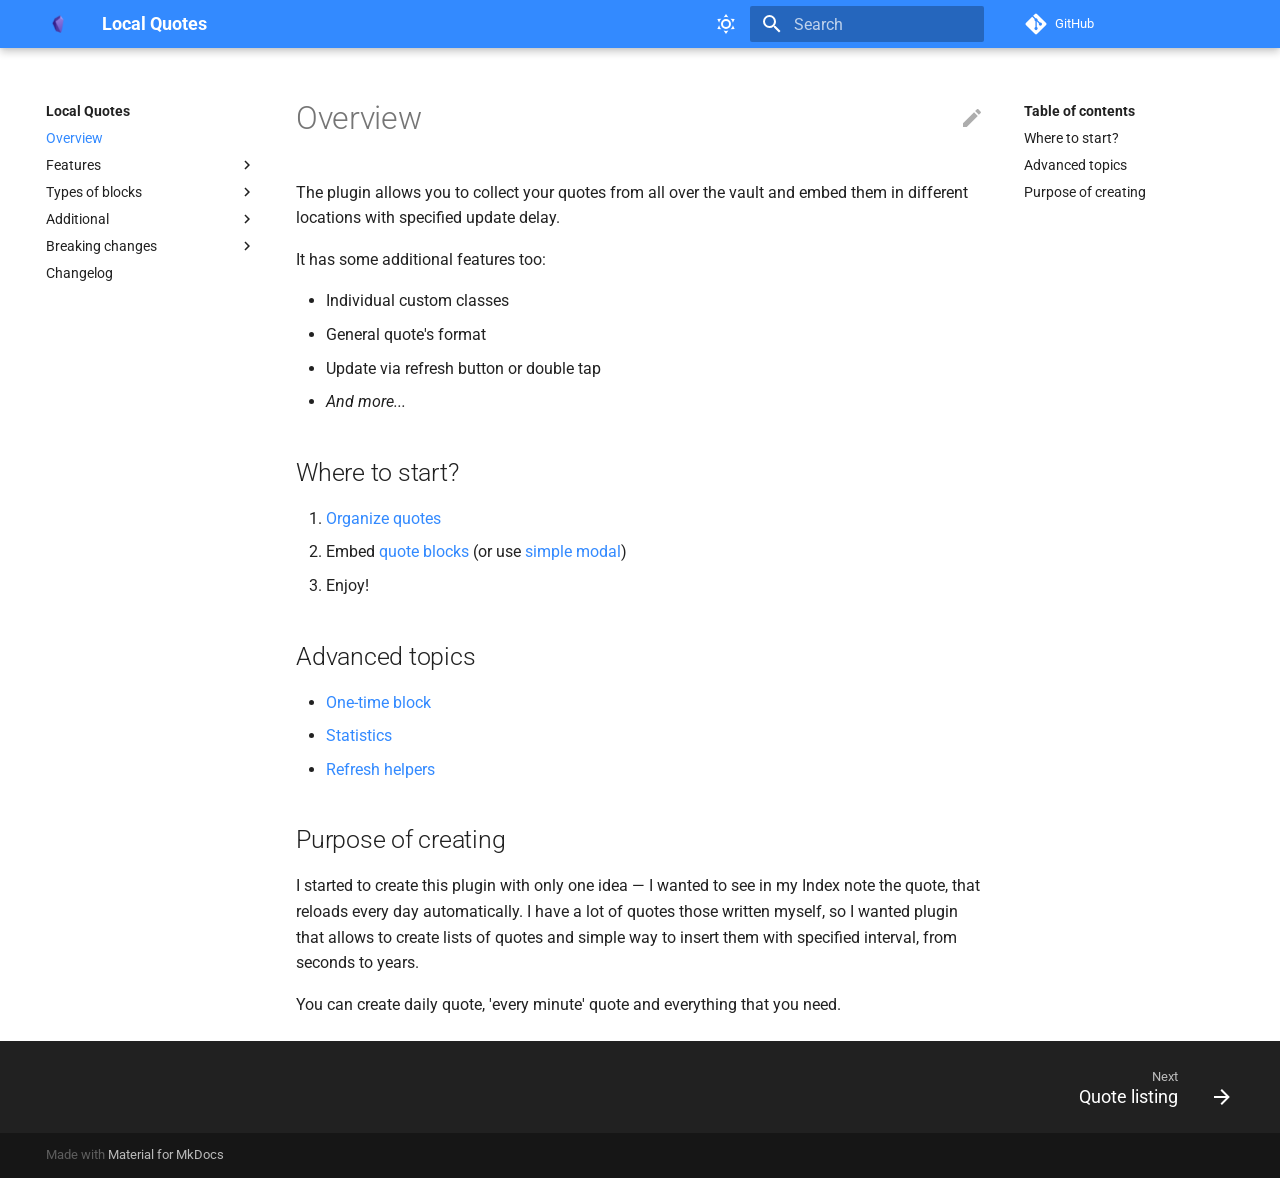
<file: index.html>
<!doctype html>
<html lang="en" class="no-js">
  <head>
    
      <meta charset="utf-8">
      <meta name="viewport" content="width=device-width,initial-scale=1">
      
      
      
      <link rel="icon" href="assets/obsidian.png">
      <meta name="generator" content="mkdocs-1.3.1, mkdocs-material-8.3.9">
    
    
      
        <title>Local Quotes</title>
      
    
    
      <link rel="stylesheet" href="assets/stylesheets/main.1d29e8d0.min.css">
      
        
        <link rel="stylesheet" href="assets/stylesheets/palette.cbb835fc.min.css">
        
      
      
    
    
    
      
        
        
        <link rel="preconnect" href="https://fonts.gstatic.com" crossorigin>
        <link rel="stylesheet" href="https://fonts.googleapis.com/css?family=Roboto:300,300i,400,400i,700,700i%7CRoboto+Mono:400,400i,700,700i&display=fallback">
        <style>:root{--md-text-font:"Roboto";--md-code-font:"Roboto Mono"}</style>
      
    
    
      <link rel="stylesheet" href="assets/css/extra.css">
    
    <script>__md_scope=new URL(".",location),__md_get=(e,_=localStorage,t=__md_scope)=>JSON.parse(_.getItem(t.pathname+"."+e)),__md_set=(e,_,t=localStorage,a=__md_scope)=>{try{t.setItem(a.pathname+"."+e,JSON.stringify(_))}catch(e){}}</script>
    
      

    
    
  </head>
  
  
    
    
      
    
    
    
    
    <body dir="ltr" data-md-color-scheme="default" data-md-color-primary="" data-md-color-accent="">
  
    
    
      <script>var palette=__md_get("__palette");if(palette&&"object"==typeof palette.color)for(var key of Object.keys(palette.color))document.body.setAttribute("data-md-color-"+key,palette.color[key])</script>
    
    <input class="md-toggle" data-md-toggle="drawer" type="checkbox" id="__drawer" autocomplete="off">
    <input class="md-toggle" data-md-toggle="search" type="checkbox" id="__search" autocomplete="off">
    <label class="md-overlay" for="__drawer"></label>
    <div data-md-component="skip">
      
        
        <a href="#where-to-start" class="md-skip">
          Skip to content
        </a>
      
    </div>
    <div data-md-component="announce">
      
    </div>
    
    
      

<header class="md-header" data-md-component="header">
  <nav class="md-header__inner md-grid" aria-label="Header">
    <a href="." title="Local Quotes" class="md-header__button md-logo" aria-label="Local Quotes" data-md-component="logo">
      
  <img src="assets/obsidian.png" alt="logo">

    </a>
    <label class="md-header__button md-icon" for="__drawer">
      <svg xmlns="http://www.w3.org/2000/svg" viewBox="0 0 24 24"><path d="M3 6h18v2H3V6m0 5h18v2H3v-2m0 5h18v2H3v-2Z"/></svg>
    </label>
    <div class="md-header__title" data-md-component="header-title">
      <div class="md-header__ellipsis">
        <div class="md-header__topic">
          <span class="md-ellipsis">
            Local Quotes
          </span>
        </div>
        <div class="md-header__topic" data-md-component="header-topic">
          <span class="md-ellipsis">
            
              Overview
            
          </span>
        </div>
      </div>
    </div>
    
      <form class="md-header__option" data-md-component="palette">
        
          
          
          <input class="md-option" data-md-color-media="" data-md-color-scheme="default" data-md-color-primary="" data-md-color-accent=""  aria-label="Switch to dark mode"  type="radio" name="__palette" id="__palette_1">
          
            <label class="md-header__button md-icon" title="Switch to dark mode" for="__palette_2" hidden>
              <svg xmlns="http://www.w3.org/2000/svg" viewBox="0 0 24 24"><path d="M12 7a5 5 0 0 1 5 5 5 5 0 0 1-5 5 5 5 0 0 1-5-5 5 5 0 0 1 5-5m0 2a3 3 0 0 0-3 3 3 3 0 0 0 3 3 3 3 0 0 0 3-3 3 3 0 0 0-3-3m0-7 2.39 3.42C13.65 5.15 12.84 5 12 5c-.84 0-1.65.15-2.39.42L12 2M3.34 7l4.16-.35A7.2 7.2 0 0 0 5.94 8.5c-.44.74-.69 1.5-.83 2.29L3.34 7m.02 10 1.76-3.77a7.131 7.131 0 0 0 2.38 4.14L3.36 17M20.65 7l-1.77 3.79a7.023 7.023 0 0 0-2.38-4.15l4.15.36m-.01 10-4.14.36c.59-.51 1.12-1.14 1.54-1.86.42-.73.69-1.5.83-2.29L20.64 17M12 22l-2.41-3.44c.74.27 1.55.44 2.41.44.82 0 1.63-.17 2.37-.44L12 22Z"/></svg>
            </label>
          
        
          
          
          <input class="md-option" data-md-color-media="" data-md-color-scheme="slate" data-md-color-primary="" data-md-color-accent=""  aria-label="Switch to light mode"  type="radio" name="__palette" id="__palette_2">
          
            <label class="md-header__button md-icon" title="Switch to light mode" for="__palette_1" hidden>
              <svg xmlns="http://www.w3.org/2000/svg" viewBox="0 0 24 24"><path d="m17.75 4.09-2.53 1.94.91 3.06-2.63-1.81-2.63 1.81.91-3.06-2.53-1.94L12.44 4l1.06-3 1.06 3 3.19.09m3.5 6.91-1.64 1.25.59 1.98-1.7-1.17-1.7 1.17.59-1.98L15.75 11l2.06-.05L18.5 9l.69 1.95 2.06.05m-2.28 4.95c.83-.08 1.72 1.1 1.19 1.85-.32.45-.66.87-1.08 1.27C15.17 23 8.84 23 4.94 19.07c-3.91-3.9-3.91-10.24 0-14.14.4-.4.82-.76 1.27-1.08.75-.53 1.93.36 1.85 1.19-.27 2.86.69 5.83 2.89 8.02a9.96 9.96 0 0 0 8.02 2.89m-1.64 2.02a12.08 12.08 0 0 1-7.8-3.47c-2.17-2.19-3.33-5-3.49-7.82-2.81 3.14-2.7 7.96.31 10.98 3.02 3.01 7.84 3.12 10.98.31Z"/></svg>
            </label>
          
        
      </form>
    
    
    
      <label class="md-header__button md-icon" for="__search">
        <svg xmlns="http://www.w3.org/2000/svg" viewBox="0 0 24 24"><path d="M9.5 3A6.5 6.5 0 0 1 16 9.5c0 1.61-.59 3.09-1.56 4.23l.27.27h.79l5 5-1.5 1.5-5-5v-.79l-.27-.27A6.516 6.516 0 0 1 9.5 16 6.5 6.5 0 0 1 3 9.5 6.5 6.5 0 0 1 9.5 3m0 2C7 5 5 7 5 9.5S7 14 9.5 14 14 12 14 9.5 12 5 9.5 5Z"/></svg>
      </label>
      <div class="md-search" data-md-component="search" role="dialog">
  <label class="md-search__overlay" for="__search"></label>
  <div class="md-search__inner" role="search">
    <form class="md-search__form" name="search">
      <input type="text" class="md-search__input" name="query" aria-label="Search" placeholder="Search" autocapitalize="off" autocorrect="off" autocomplete="off" spellcheck="false" data-md-component="search-query" required>
      <label class="md-search__icon md-icon" for="__search">
        <svg xmlns="http://www.w3.org/2000/svg" viewBox="0 0 24 24"><path d="M9.5 3A6.5 6.5 0 0 1 16 9.5c0 1.61-.59 3.09-1.56 4.23l.27.27h.79l5 5-1.5 1.5-5-5v-.79l-.27-.27A6.516 6.516 0 0 1 9.5 16 6.5 6.5 0 0 1 3 9.5 6.5 6.5 0 0 1 9.5 3m0 2C7 5 5 7 5 9.5S7 14 9.5 14 14 12 14 9.5 12 5 9.5 5Z"/></svg>
        <svg xmlns="http://www.w3.org/2000/svg" viewBox="0 0 24 24"><path d="M20 11v2H8l5.5 5.5-1.42 1.42L4.16 12l7.92-7.92L13.5 5.5 8 11h12Z"/></svg>
      </label>
      <nav class="md-search__options" aria-label="Search">
        
        <button type="reset" class="md-search__icon md-icon" aria-label="Clear" tabindex="-1">
          <svg xmlns="http://www.w3.org/2000/svg" viewBox="0 0 24 24"><path d="M19 6.41 17.59 5 12 10.59 6.41 5 5 6.41 10.59 12 5 17.59 6.41 19 12 13.41 17.59 19 19 17.59 13.41 12 19 6.41Z"/></svg>
        </button>
      </nav>
      
    </form>
    <div class="md-search__output">
      <div class="md-search__scrollwrap" data-md-scrollfix>
        <div class="md-search-result" data-md-component="search-result">
          <div class="md-search-result__meta">
            Initializing search
          </div>
          <ol class="md-search-result__list"></ol>
        </div>
      </div>
    </div>
  </div>
</div>
    
    
      <div class="md-header__source">
        <a href="https://github.com/ka1tzyu/local-quotes" title="Go to repository" class="md-source" data-md-component="source">
  <div class="md-source__icon md-icon">
    
    <svg xmlns="http://www.w3.org/2000/svg" viewBox="0 0 448 512"><!--! Font Awesome Free 6.1.1 by @fontawesome - https://fontawesome.com License - https://fontawesome.com/license/free (Icons: CC BY 4.0, Fonts: SIL OFL 1.1, Code: MIT License) Copyright 2022 Fonticons, Inc.--><path d="M439.55 236.05 244 40.45a28.87 28.87 0 0 0-40.81 0l-40.66 40.63 51.52 51.52c27.06-9.14 52.68 16.77 43.39 43.68l49.66 49.66c34.23-11.8 61.18 31 35.47 56.69-26.49 26.49-70.21-2.87-56-37.34L240.22 199v121.85c25.3 12.54 22.26 41.85 9.08 55a34.34 34.34 0 0 1-48.55 0c-17.57-17.6-11.07-46.91 11.25-56v-123c-20.8-8.51-24.6-30.74-18.64-45L142.57 101 8.45 235.14a28.86 28.86 0 0 0 0 40.81l195.61 195.6a28.86 28.86 0 0 0 40.8 0l194.69-194.69a28.86 28.86 0 0 0 0-40.81z"/></svg>
  </div>
  <div class="md-source__repository">
    GitHub
  </div>
</a>
      </div>
    
  </nav>
  
</header>
    
    <div class="md-container" data-md-component="container">
      
      
        
          
        
      
      <main class="md-main" data-md-component="main">
        <div class="md-main__inner md-grid">
          
            
              
              <div class="md-sidebar md-sidebar--primary" data-md-component="sidebar" data-md-type="navigation" >
                <div class="md-sidebar__scrollwrap">
                  <div class="md-sidebar__inner">
                    


<nav class="md-nav md-nav--primary" aria-label="Navigation" data-md-level="0">
  <label class="md-nav__title" for="__drawer">
    <a href="." title="Local Quotes" class="md-nav__button md-logo" aria-label="Local Quotes" data-md-component="logo">
      
  <img src="assets/obsidian.png" alt="logo">

    </a>
    Local Quotes
  </label>
  
    <div class="md-nav__source">
      <a href="https://github.com/ka1tzyu/local-quotes" title="Go to repository" class="md-source" data-md-component="source">
  <div class="md-source__icon md-icon">
    
    <svg xmlns="http://www.w3.org/2000/svg" viewBox="0 0 448 512"><!--! Font Awesome Free 6.1.1 by @fontawesome - https://fontawesome.com License - https://fontawesome.com/license/free (Icons: CC BY 4.0, Fonts: SIL OFL 1.1, Code: MIT License) Copyright 2022 Fonticons, Inc.--><path d="M439.55 236.05 244 40.45a28.87 28.87 0 0 0-40.81 0l-40.66 40.63 51.52 51.52c27.06-9.14 52.68 16.77 43.39 43.68l49.66 49.66c34.23-11.8 61.18 31 35.47 56.69-26.49 26.49-70.21-2.87-56-37.34L240.22 199v121.85c25.3 12.54 22.26 41.85 9.08 55a34.34 34.34 0 0 1-48.55 0c-17.57-17.6-11.07-46.91 11.25-56v-123c-20.8-8.51-24.6-30.74-18.64-45L142.57 101 8.45 235.14a28.86 28.86 0 0 0 0 40.81l195.61 195.6a28.86 28.86 0 0 0 40.8 0l194.69-194.69a28.86 28.86 0 0 0 0-40.81z"/></svg>
  </div>
  <div class="md-source__repository">
    GitHub
  </div>
</a>
    </div>
  
  <ul class="md-nav__list" data-md-scrollfix>
    
      
      
      

  
  
    
  
  
    <li class="md-nav__item md-nav__item--active">
      
      <input class="md-nav__toggle md-toggle" data-md-toggle="toc" type="checkbox" id="__toc">
      
      
      
        <label class="md-nav__link md-nav__link--active" for="__toc">
          Overview
          <span class="md-nav__icon md-icon"></span>
        </label>
      
      <a href="." class="md-nav__link md-nav__link--active">
        Overview
      </a>
      
        

<nav class="md-nav md-nav--secondary" aria-label="Table of contents">
  
  
  
  
    <label class="md-nav__title" for="__toc">
      <span class="md-nav__icon md-icon"></span>
      Table of contents
    </label>
    <ul class="md-nav__list" data-md-component="toc" data-md-scrollfix>
      
        <li class="md-nav__item">
  <a href="#where-to-start" class="md-nav__link">
    Where to start?
  </a>
  
</li>
      
        <li class="md-nav__item">
  <a href="#advanced-topics" class="md-nav__link">
    Advanced topics
  </a>
  
</li>
      
        <li class="md-nav__item">
  <a href="#purpose-of-creating" class="md-nav__link">
    Purpose of creating
  </a>
  
</li>
      
    </ul>
  
</nav>
      
    </li>
  

    
      
      
      

  
  
  
    
    <li class="md-nav__item md-nav__item--nested">
      
      
        <input class="md-nav__toggle md-toggle" data-md-toggle="__nav_2" type="checkbox" id="__nav_2" >
      
      
      
      
        <label class="md-nav__link" for="__nav_2">
          Features
          <span class="md-nav__icon md-icon"></span>
        </label>
      
      <nav class="md-nav" aria-label="Features" data-md-level="1">
        <label class="md-nav__title" for="__nav_2">
          <span class="md-nav__icon md-icon"></span>
          Features
        </label>
        <ul class="md-nav__list" data-md-scrollfix>
          
            
              
  
  
  
    <li class="md-nav__item">
      <a href="terms/quote-listings/" class="md-nav__link">
        Quote listing
      </a>
    </li>
  

            
          
            
              
  
  
  
    <li class="md-nav__item">
      <a href="terms/search/" class="md-nav__link">
        Search
      </a>
    </li>
  

            
          
        </ul>
      </nav>
    </li>
  

    
      
      
      

  
  
  
    
    <li class="md-nav__item md-nav__item--nested">
      
      
        <input class="md-nav__toggle md-toggle" data-md-toggle="__nav_3" type="checkbox" id="__nav_3" >
      
      
      
      
        <label class="md-nav__link" for="__nav_3">
          Types of blocks
          <span class="md-nav__icon md-icon"></span>
        </label>
      
      <nav class="md-nav" aria-label="Types of blocks" data-md-level="1">
        <label class="md-nav__title" for="__nav_3">
          <span class="md-nav__icon md-icon"></span>
          Types of blocks
        </label>
        <ul class="md-nav__list" data-md-scrollfix>
          
            
              
  
  
  
    <li class="md-nav__item">
      <a href="block-types/quote-block/" class="md-nav__link">
        Quote block
      </a>
    </li>
  

            
          
            
              
  
  
  
    <li class="md-nav__item">
      <a href="block-types/one-time-quote-block/" class="md-nav__link">
        One-time quote block
      </a>
    </li>
  

            
          
        </ul>
      </nav>
    </li>
  

    
      
      
      

  
  
  
    
    <li class="md-nav__item md-nav__item--nested">
      
      
        <input class="md-nav__toggle md-toggle" data-md-toggle="__nav_4" type="checkbox" id="__nav_4" >
      
      
      
      
        <label class="md-nav__link" for="__nav_4">
          Additional
          <span class="md-nav__icon md-icon"></span>
        </label>
      
      <nav class="md-nav" aria-label="Additional" data-md-level="1">
        <label class="md-nav__title" for="__nav_4">
          <span class="md-nav__icon md-icon"></span>
          Additional
        </label>
        <ul class="md-nav__list" data-md-scrollfix>
          
            
              
  
  
  
    <li class="md-nav__item">
      <a href="additional/quote-maker/" class="md-nav__link">
        Quote Maker
      </a>
    </li>
  

            
          
            
              
  
  
  
    <li class="md-nav__item">
      <a href="additional/refreshing-blocks/" class="md-nav__link">
        Refresh helpers
      </a>
    </li>
  

            
          
            
              
  
  
  
    <li class="md-nav__item">
      <a href="additional/statistics/" class="md-nav__link">
        Statistics
      </a>
    </li>
  

            
          
        </ul>
      </nav>
    </li>
  

    
      
      
      

  
  
  
    
    <li class="md-nav__item md-nav__item--nested">
      
      
        <input class="md-nav__toggle md-toggle" data-md-toggle="__nav_5" type="checkbox" id="__nav_5" >
      
      
      
      
        <label class="md-nav__link" for="__nav_5">
          Breaking changes
          <span class="md-nav__icon md-icon"></span>
        </label>
      
      <nav class="md-nav" aria-label="Breaking changes" data-md-level="1">
        <label class="md-nav__title" for="__nav_5">
          <span class="md-nav__icon md-icon"></span>
          Breaking changes
        </label>
        <ul class="md-nav__list" data-md-scrollfix>
          
            
              
  
  
  
    <li class="md-nav__item">
      <a href="breaking/moving-from-0.x.x-to-1.x.x/" class="md-nav__link">
        Moving from 0.x.x to 1.x.x
      </a>
    </li>
  

            
          
        </ul>
      </nav>
    </li>
  

    
      
      
      

  
  
  
    <li class="md-nav__item">
      <a href="CHANGELOG/" class="md-nav__link">
        Changelog
      </a>
    </li>
  

    
  </ul>
</nav>
                  </div>
                </div>
              </div>
            
            
              
              <div class="md-sidebar md-sidebar--secondary" data-md-component="sidebar" data-md-type="toc" >
                <div class="md-sidebar__scrollwrap">
                  <div class="md-sidebar__inner">
                    

<nav class="md-nav md-nav--secondary" aria-label="Table of contents">
  
  
  
  
    <label class="md-nav__title" for="__toc">
      <span class="md-nav__icon md-icon"></span>
      Table of contents
    </label>
    <ul class="md-nav__list" data-md-component="toc" data-md-scrollfix>
      
        <li class="md-nav__item">
  <a href="#where-to-start" class="md-nav__link">
    Where to start?
  </a>
  
</li>
      
        <li class="md-nav__item">
  <a href="#advanced-topics" class="md-nav__link">
    Advanced topics
  </a>
  
</li>
      
        <li class="md-nav__item">
  <a href="#purpose-of-creating" class="md-nav__link">
    Purpose of creating
  </a>
  
</li>
      
    </ul>
  
</nav>
                  </div>
                </div>
              </div>
            
          
          <div class="md-content" data-md-component="content">
            <article class="md-content__inner md-typeset">
              
                
  <a href="https://github.com/ka1tzyu/local-quotes/edit/master/docs/docs/index.md" title="Edit this page" class="md-content__button md-icon">
    <svg xmlns="http://www.w3.org/2000/svg" viewBox="0 0 24 24"><path d="M20.71 7.04c.39-.39.39-1.04 0-1.41l-2.34-2.34c-.37-.39-1.02-.39-1.41 0l-1.84 1.83 3.75 3.75M3 17.25V21h3.75L17.81 9.93l-3.75-3.75L3 17.25Z"/></svg>
  </a>



  <h1>Overview</h1>

<p>The plugin allows you to collect your quotes from all over the vault and embed them in different locations with
specified update delay.</p>
<p>It has some additional features too:</p>
<ul>
<li>Individual custom classes</li>
<li>General quote's format</li>
<li>Update via refresh button or double tap </li>
<li><em>And more...</em></li>
</ul>
<h2 id="where-to-start">Where to start?</h2>
<ol>
<li><a href="terms/quote-listings/">Organize quotes</a></li>
<li>Embed <a href="block-types/quote-block/">quote blocks</a> (or use <a href="additional/quote-maker/">simple modal</a>)</li>
<li>Enjoy!</li>
</ol>
<h2 id="advanced-topics">Advanced topics</h2>
<ul>
<li><a href="block-types/one-time-quote-block/">One-time block</a></li>
<li><a href="additional/statistics/">Statistics</a></li>
<li><a href="additional/refreshing-blocks/">Refresh helpers</a></li>
</ul>
<h2 id="purpose-of-creating">Purpose of creating</h2>
<p>I started to create this plugin with only one idea — I wanted to see in my Index note
the quote, that reloads every day automatically. I have a lot of quotes those written myself, so I
wanted plugin that allows to create lists of quotes and simple way to insert them
with specified interval, from seconds to years.</p>
<p>You can create daily quote, 'every minute' quote and everything that you need.</p>

              
            </article>
            
          </div>
        </div>
        
      </main>
      
        <footer class="md-footer">
  
    
    <nav class="md-footer__inner md-grid" aria-label="Footer" >
      
      
        
        <a href="terms/quote-listings/" class="md-footer__link md-footer__link--next" aria-label="Next: Quote listing" rel="next">
          <div class="md-footer__title">
            <div class="md-ellipsis">
              <span class="md-footer__direction">
                Next
              </span>
              Quote listing
            </div>
          </div>
          <div class="md-footer__button md-icon">
            <svg xmlns="http://www.w3.org/2000/svg" viewBox="0 0 24 24"><path d="M4 11v2h12l-5.5 5.5 1.42 1.42L19.84 12l-7.92-7.92L10.5 5.5 16 11H4Z"/></svg>
          </div>
        </a>
      
    </nav>
  
  <div class="md-footer-meta md-typeset">
    <div class="md-footer-meta__inner md-grid">
      <div class="md-copyright">
  
  
    Made with
    <a href="https://squidfunk.github.io/mkdocs-material/" target="_blank" rel="noopener">
      Material for MkDocs
    </a>
  
</div>
      
    </div>
  </div>
</footer>
      
    </div>
    <div class="md-dialog" data-md-component="dialog">
      <div class="md-dialog__inner md-typeset"></div>
    </div>
    <script id="__config" type="application/json">{"base": ".", "features": [], "search": "assets/javascripts/workers/search.b97dbffb.min.js", "translations": {"clipboard.copied": "Copied to clipboard", "clipboard.copy": "Copy to clipboard", "search.config.lang": "en", "search.config.pipeline": "trimmer, stopWordFilter", "search.config.separator": "[\\s\\-]+", "search.placeholder": "Search", "search.result.more.one": "1 more on this page", "search.result.more.other": "# more on this page", "search.result.none": "No matching documents", "search.result.one": "1 matching document", "search.result.other": "# matching documents", "search.result.placeholder": "Type to start searching", "search.result.term.missing": "Missing", "select.version.title": "Select version"}}</script>
    
    
      <script src="assets/javascripts/bundle.6c7ad80a.min.js"></script>
      
    
  </body>
</html>
</file>
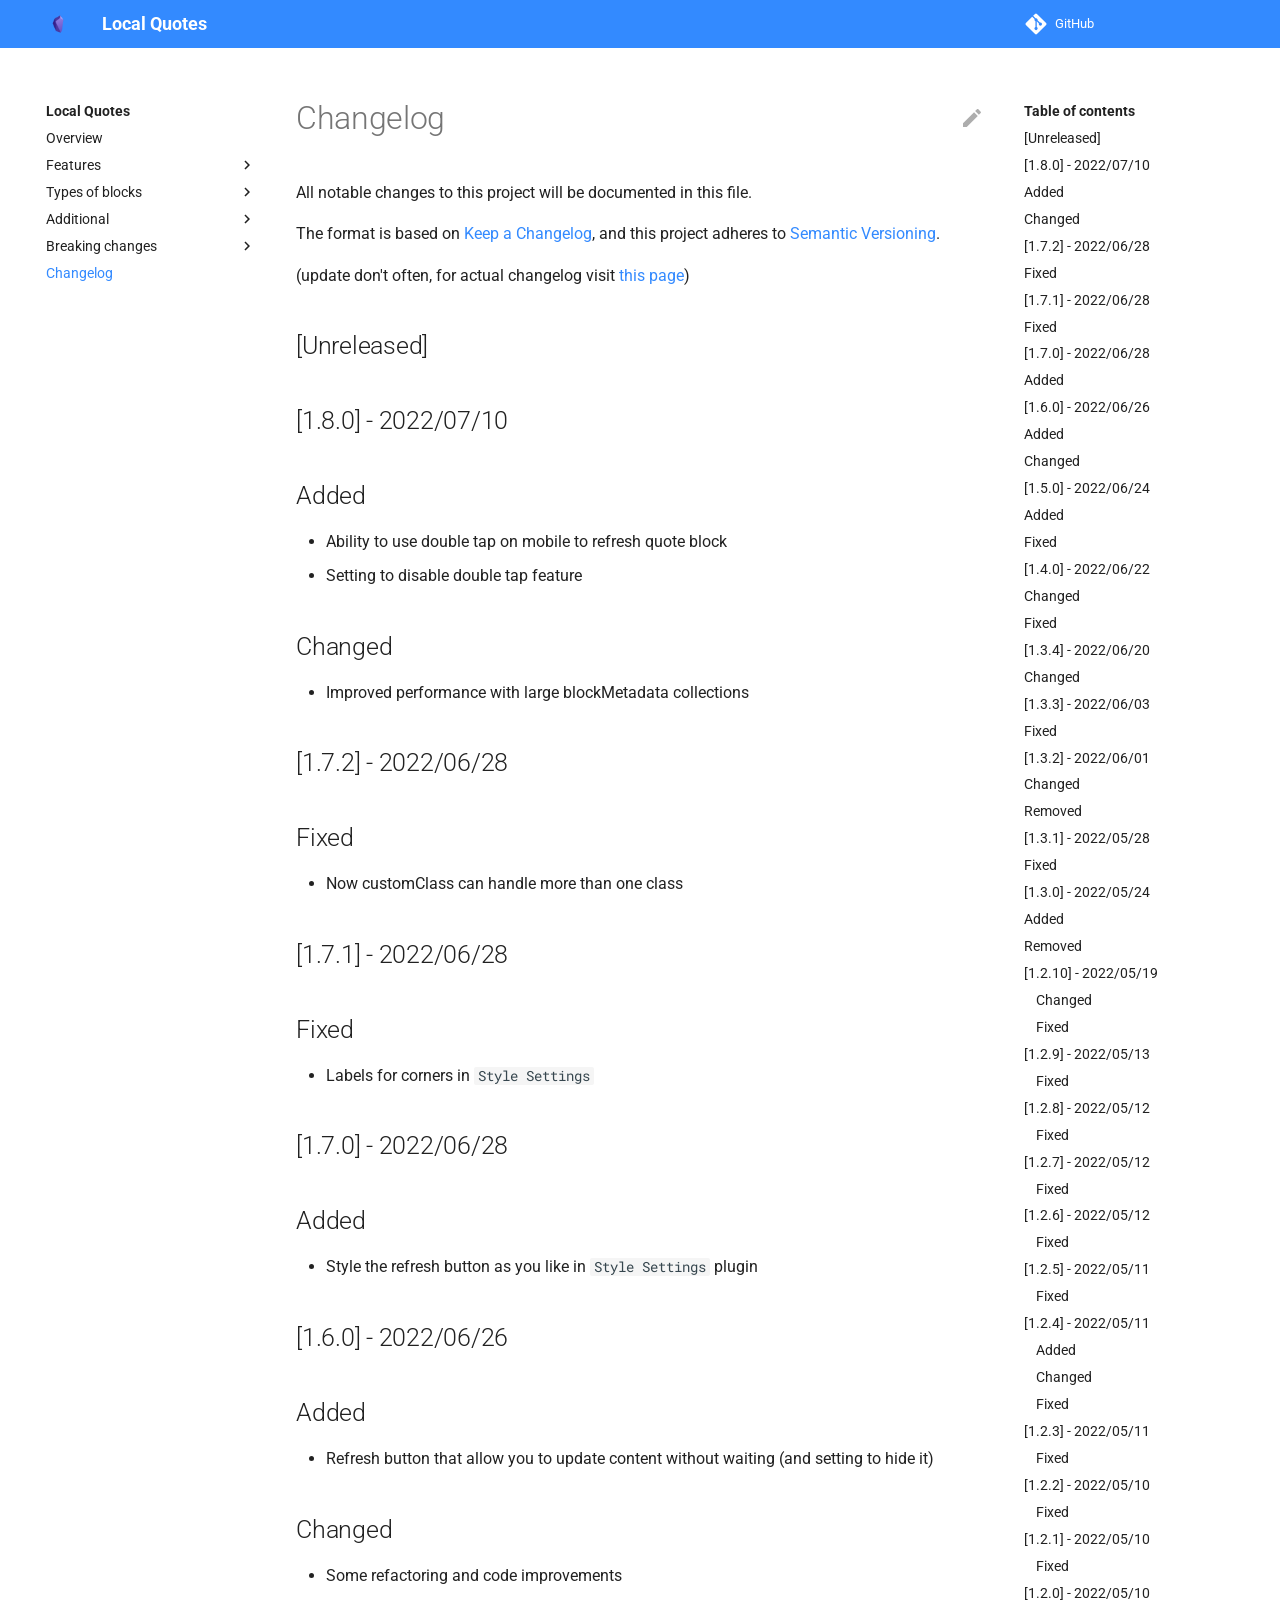
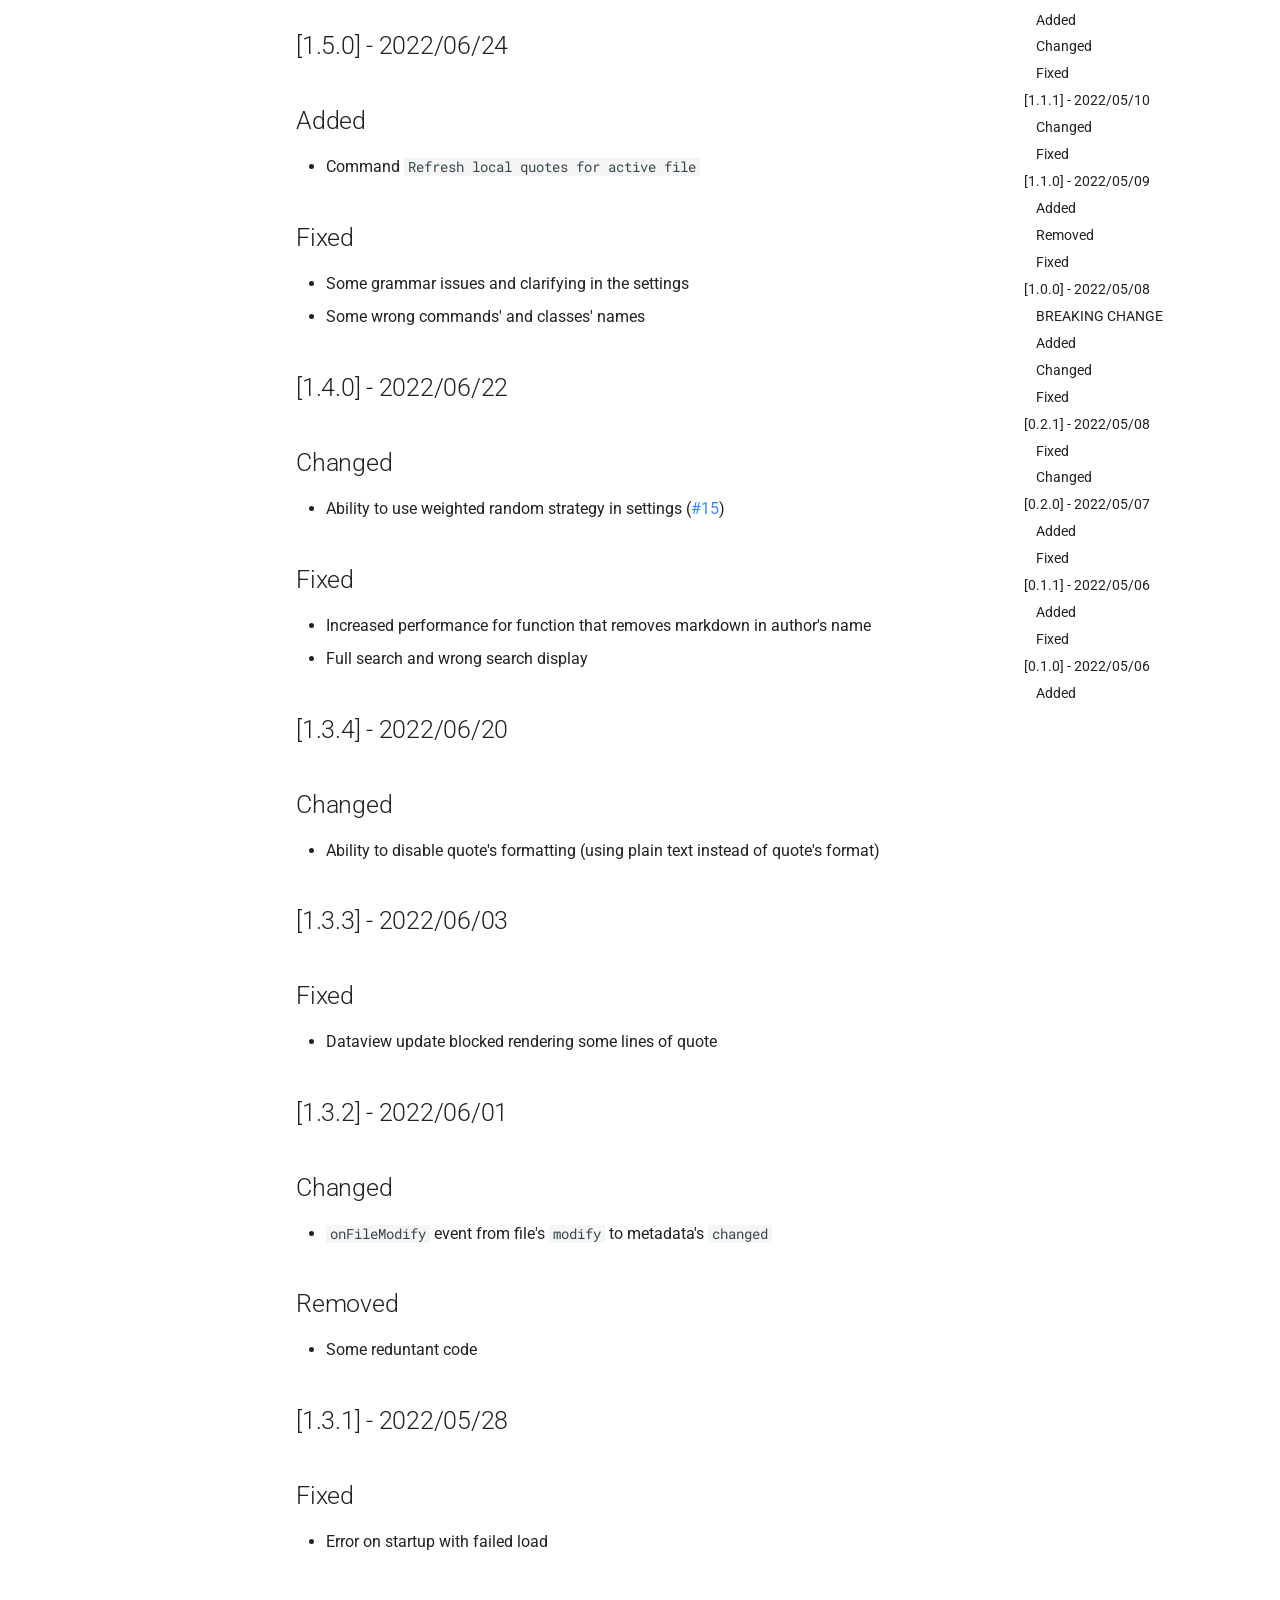
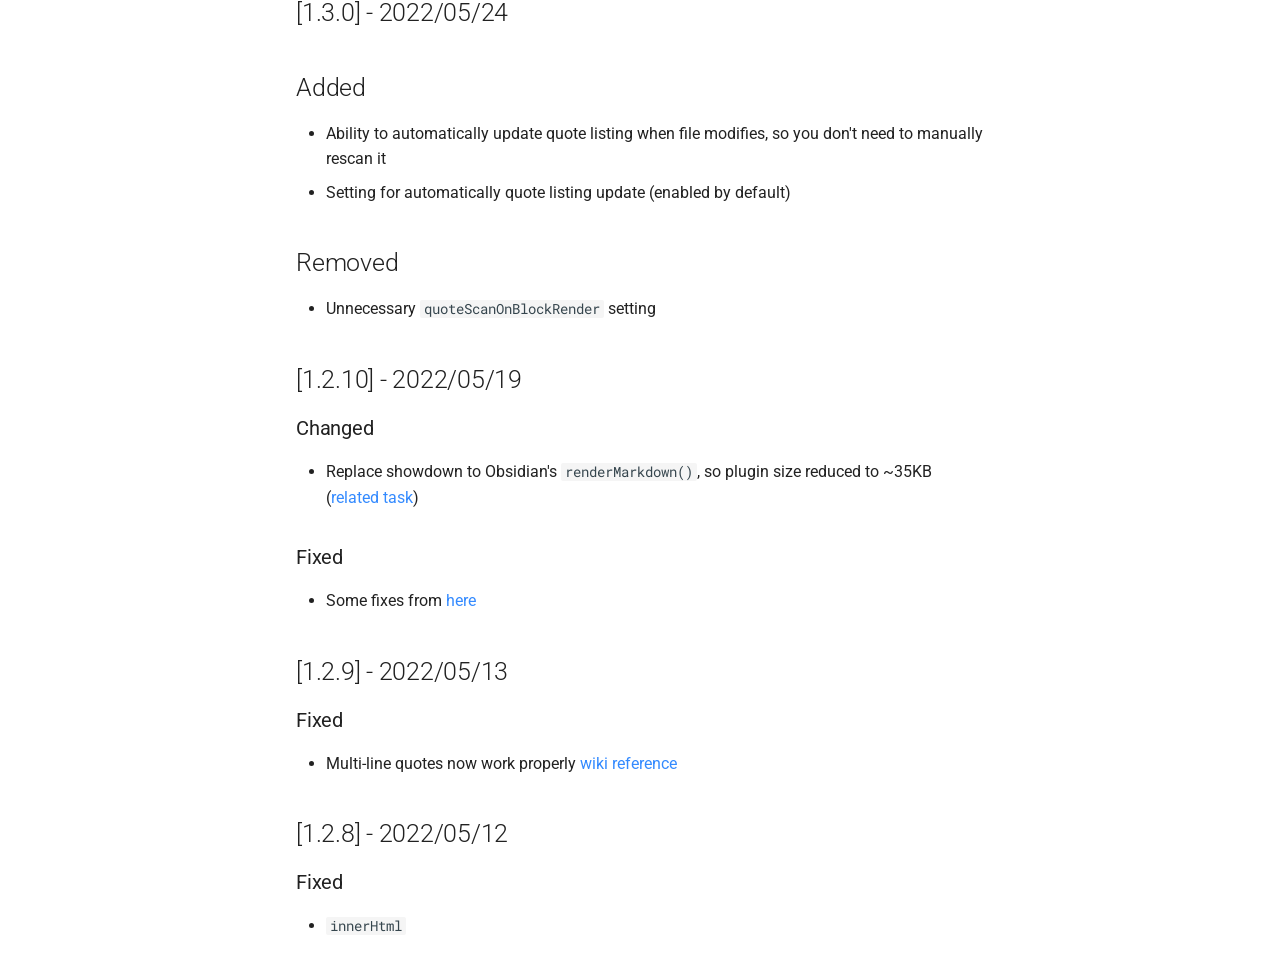
<file: CHANGELOG/index.html>
<!doctype html>
<html lang="en" class="no-js">
  <head>
    
      <meta charset="utf-8">
      <meta name="viewport" content="width=device-width,initial-scale=1">
      
      
      
      <link rel="icon" href="../assets/obsidian.png">
      <meta name="generator" content="mkdocs-1.3.1, mkdocs-material-8.3.9">
    
    
      
        <title>Changelog - Local Quotes</title>
      
    
    
      <link rel="stylesheet" href="../assets/stylesheets/main.1d29e8d0.min.css">
      
        
        <link rel="stylesheet" href="../assets/stylesheets/palette.cbb835fc.min.css">
        
      
      
    
    
    
      
        
        
        <link rel="preconnect" href="https://fonts.gstatic.com" crossorigin>
        <link rel="stylesheet" href="https://fonts.googleapis.com/css?family=Roboto:300,300i,400,400i,700,700i%7CRoboto+Mono:400,400i,700,700i&display=fallback">
        <style>:root{--md-text-font:"Roboto";--md-code-font:"Roboto Mono"}</style>
      
    
    
      <link rel="stylesheet" href="../assets/css/extra.css">
    
    <script>__md_scope=new URL("..",location),__md_get=(e,_=localStorage,t=__md_scope)=>JSON.parse(_.getItem(t.pathname+"."+e)),__md_set=(e,_,t=localStorage,a=__md_scope)=>{try{t.setItem(a.pathname+"."+e,JSON.stringify(_))}catch(e){}}</script>
    
      

    
    
  </head>
  
  
    
    
      
    
    
    
    
    <body dir="ltr" data-md-color-scheme="default" data-md-color-primary="" data-md-color-accent="">
  
    
    
      <script>var palette=__md_get("__palette");if(palette&&"object"==typeof palette.color)for(var key of Object.keys(palette.color))document.body.setAttribute("data-md-color-"+key,palette.color[key])</script>
    
    <input class="md-toggle" data-md-toggle="drawer" type="checkbox" id="__drawer" autocomplete="off">
    <input class="md-toggle" data-md-toggle="search" type="checkbox" id="__search" autocomplete="off">
    <label class="md-overlay" for="__drawer"></label>
    <div data-md-component="skip">
      
        
        <a href="#changelog" class="md-skip">
          Skip to content
        </a>
      
    </div>
    <div data-md-component="announce">
      
    </div>
    
    
      

<header class="md-header" data-md-component="header">
  <nav class="md-header__inner md-grid" aria-label="Header">
    <a href=".." title="Local Quotes" class="md-header__button md-logo" aria-label="Local Quotes" data-md-component="logo">
      
  <img src="../assets/obsidian.png" alt="logo">

    </a>
    <label class="md-header__button md-icon" for="__drawer">
      <svg xmlns="http://www.w3.org/2000/svg" viewBox="0 0 24 24"><path d="M3 6h18v2H3V6m0 5h18v2H3v-2m0 5h18v2H3v-2Z"/></svg>
    </label>
    <div class="md-header__title" data-md-component="header-title">
      <div class="md-header__ellipsis">
        <div class="md-header__topic">
          <span class="md-ellipsis">
            Local Quotes
          </span>
        </div>
        <div class="md-header__topic" data-md-component="header-topic">
          <span class="md-ellipsis">
            
              Changelog
            
          </span>
        </div>
      </div>
    </div>
    
      <form class="md-header__option" data-md-component="palette">
        
          
          
          <input class="md-option" data-md-color-media="" data-md-color-scheme="default" data-md-color-primary="" data-md-color-accent=""  aria-label="Switch to dark mode"  type="radio" name="__palette" id="__palette_1">
          
            <label class="md-header__button md-icon" title="Switch to dark mode" for="__palette_2" hidden>
              <svg xmlns="http://www.w3.org/2000/svg" viewBox="0 0 24 24"><path d="M12 7a5 5 0 0 1 5 5 5 5 0 0 1-5 5 5 5 0 0 1-5-5 5 5 0 0 1 5-5m0 2a3 3 0 0 0-3 3 3 3 0 0 0 3 3 3 3 0 0 0 3-3 3 3 0 0 0-3-3m0-7 2.39 3.42C13.65 5.15 12.84 5 12 5c-.84 0-1.65.15-2.39.42L12 2M3.34 7l4.16-.35A7.2 7.2 0 0 0 5.94 8.5c-.44.74-.69 1.5-.83 2.29L3.34 7m.02 10 1.76-3.77a7.131 7.131 0 0 0 2.38 4.14L3.36 17M20.65 7l-1.77 3.79a7.023 7.023 0 0 0-2.38-4.15l4.15.36m-.01 10-4.14.36c.59-.51 1.12-1.14 1.54-1.86.42-.73.69-1.5.83-2.29L20.64 17M12 22l-2.41-3.44c.74.27 1.55.44 2.41.44.82 0 1.63-.17 2.37-.44L12 22Z"/></svg>
            </label>
          
        
          
          
          <input class="md-option" data-md-color-media="" data-md-color-scheme="slate" data-md-color-primary="" data-md-color-accent=""  aria-label="Switch to light mode"  type="radio" name="__palette" id="__palette_2">
          
            <label class="md-header__button md-icon" title="Switch to light mode" for="__palette_1" hidden>
              <svg xmlns="http://www.w3.org/2000/svg" viewBox="0 0 24 24"><path d="m17.75 4.09-2.53 1.94.91 3.06-2.63-1.81-2.63 1.81.91-3.06-2.53-1.94L12.44 4l1.06-3 1.06 3 3.19.09m3.5 6.91-1.64 1.25.59 1.98-1.7-1.17-1.7 1.17.59-1.98L15.75 11l2.06-.05L18.5 9l.69 1.95 2.06.05m-2.28 4.95c.83-.08 1.72 1.1 1.19 1.85-.32.45-.66.87-1.08 1.27C15.17 23 8.84 23 4.94 19.07c-3.91-3.9-3.91-10.24 0-14.14.4-.4.82-.76 1.27-1.08.75-.53 1.93.36 1.85 1.19-.27 2.86.69 5.83 2.89 8.02a9.96 9.96 0 0 0 8.02 2.89m-1.64 2.02a12.08 12.08 0 0 1-7.8-3.47c-2.17-2.19-3.33-5-3.49-7.82-2.81 3.14-2.7 7.96.31 10.98 3.02 3.01 7.84 3.12 10.98.31Z"/></svg>
            </label>
          
        
      </form>
    
    
    
      <label class="md-header__button md-icon" for="__search">
        <svg xmlns="http://www.w3.org/2000/svg" viewBox="0 0 24 24"><path d="M9.5 3A6.5 6.5 0 0 1 16 9.5c0 1.61-.59 3.09-1.56 4.23l.27.27h.79l5 5-1.5 1.5-5-5v-.79l-.27-.27A6.516 6.516 0 0 1 9.5 16 6.5 6.5 0 0 1 3 9.5 6.5 6.5 0 0 1 9.5 3m0 2C7 5 5 7 5 9.5S7 14 9.5 14 14 12 14 9.5 12 5 9.5 5Z"/></svg>
      </label>
      <div class="md-search" data-md-component="search" role="dialog">
  <label class="md-search__overlay" for="__search"></label>
  <div class="md-search__inner" role="search">
    <form class="md-search__form" name="search">
      <input type="text" class="md-search__input" name="query" aria-label="Search" placeholder="Search" autocapitalize="off" autocorrect="off" autocomplete="off" spellcheck="false" data-md-component="search-query" required>
      <label class="md-search__icon md-icon" for="__search">
        <svg xmlns="http://www.w3.org/2000/svg" viewBox="0 0 24 24"><path d="M9.5 3A6.5 6.5 0 0 1 16 9.5c0 1.61-.59 3.09-1.56 4.23l.27.27h.79l5 5-1.5 1.5-5-5v-.79l-.27-.27A6.516 6.516 0 0 1 9.5 16 6.5 6.5 0 0 1 3 9.5 6.5 6.5 0 0 1 9.5 3m0 2C7 5 5 7 5 9.5S7 14 9.5 14 14 12 14 9.5 12 5 9.5 5Z"/></svg>
        <svg xmlns="http://www.w3.org/2000/svg" viewBox="0 0 24 24"><path d="M20 11v2H8l5.5 5.5-1.42 1.42L4.16 12l7.92-7.92L13.5 5.5 8 11h12Z"/></svg>
      </label>
      <nav class="md-search__options" aria-label="Search">
        
        <button type="reset" class="md-search__icon md-icon" aria-label="Clear" tabindex="-1">
          <svg xmlns="http://www.w3.org/2000/svg" viewBox="0 0 24 24"><path d="M19 6.41 17.59 5 12 10.59 6.41 5 5 6.41 10.59 12 5 17.59 6.41 19 12 13.41 17.59 19 19 17.59 13.41 12 19 6.41Z"/></svg>
        </button>
      </nav>
      
    </form>
    <div class="md-search__output">
      <div class="md-search__scrollwrap" data-md-scrollfix>
        <div class="md-search-result" data-md-component="search-result">
          <div class="md-search-result__meta">
            Initializing search
          </div>
          <ol class="md-search-result__list"></ol>
        </div>
      </div>
    </div>
  </div>
</div>
    
    
      <div class="md-header__source">
        <a href="https://github.com/ka1tzyu/local-quotes" title="Go to repository" class="md-source" data-md-component="source">
  <div class="md-source__icon md-icon">
    
    <svg xmlns="http://www.w3.org/2000/svg" viewBox="0 0 448 512"><!--! Font Awesome Free 6.1.1 by @fontawesome - https://fontawesome.com License - https://fontawesome.com/license/free (Icons: CC BY 4.0, Fonts: SIL OFL 1.1, Code: MIT License) Copyright 2022 Fonticons, Inc.--><path d="M439.55 236.05 244 40.45a28.87 28.87 0 0 0-40.81 0l-40.66 40.63 51.52 51.52c27.06-9.14 52.68 16.77 43.39 43.68l49.66 49.66c34.23-11.8 61.18 31 35.47 56.69-26.49 26.49-70.21-2.87-56-37.34L240.22 199v121.85c25.3 12.54 22.26 41.85 9.08 55a34.34 34.34 0 0 1-48.55 0c-17.57-17.6-11.07-46.91 11.25-56v-123c-20.8-8.51-24.6-30.74-18.64-45L142.57 101 8.45 235.14a28.86 28.86 0 0 0 0 40.81l195.61 195.6a28.86 28.86 0 0 0 40.8 0l194.69-194.69a28.86 28.86 0 0 0 0-40.81z"/></svg>
  </div>
  <div class="md-source__repository">
    GitHub
  </div>
</a>
      </div>
    
  </nav>
  
</header>
    
    <div class="md-container" data-md-component="container">
      
      
        
          
        
      
      <main class="md-main" data-md-component="main">
        <div class="md-main__inner md-grid">
          
            
              
              <div class="md-sidebar md-sidebar--primary" data-md-component="sidebar" data-md-type="navigation" >
                <div class="md-sidebar__scrollwrap">
                  <div class="md-sidebar__inner">
                    


<nav class="md-nav md-nav--primary" aria-label="Navigation" data-md-level="0">
  <label class="md-nav__title" for="__drawer">
    <a href=".." title="Local Quotes" class="md-nav__button md-logo" aria-label="Local Quotes" data-md-component="logo">
      
  <img src="../assets/obsidian.png" alt="logo">

    </a>
    Local Quotes
  </label>
  
    <div class="md-nav__source">
      <a href="https://github.com/ka1tzyu/local-quotes" title="Go to repository" class="md-source" data-md-component="source">
  <div class="md-source__icon md-icon">
    
    <svg xmlns="http://www.w3.org/2000/svg" viewBox="0 0 448 512"><!--! Font Awesome Free 6.1.1 by @fontawesome - https://fontawesome.com License - https://fontawesome.com/license/free (Icons: CC BY 4.0, Fonts: SIL OFL 1.1, Code: MIT License) Copyright 2022 Fonticons, Inc.--><path d="M439.55 236.05 244 40.45a28.87 28.87 0 0 0-40.81 0l-40.66 40.63 51.52 51.52c27.06-9.14 52.68 16.77 43.39 43.68l49.66 49.66c34.23-11.8 61.18 31 35.47 56.69-26.49 26.49-70.21-2.87-56-37.34L240.22 199v121.85c25.3 12.54 22.26 41.85 9.08 55a34.34 34.34 0 0 1-48.55 0c-17.57-17.6-11.07-46.91 11.25-56v-123c-20.8-8.51-24.6-30.74-18.64-45L142.57 101 8.45 235.14a28.86 28.86 0 0 0 0 40.81l195.61 195.6a28.86 28.86 0 0 0 40.8 0l194.69-194.69a28.86 28.86 0 0 0 0-40.81z"/></svg>
  </div>
  <div class="md-source__repository">
    GitHub
  </div>
</a>
    </div>
  
  <ul class="md-nav__list" data-md-scrollfix>
    
      
      
      

  
  
  
    <li class="md-nav__item">
      <a href=".." class="md-nav__link">
        Overview
      </a>
    </li>
  

    
      
      
      

  
  
  
    
    <li class="md-nav__item md-nav__item--nested">
      
      
        <input class="md-nav__toggle md-toggle" data-md-toggle="__nav_2" type="checkbox" id="__nav_2" >
      
      
      
      
        <label class="md-nav__link" for="__nav_2">
          Features
          <span class="md-nav__icon md-icon"></span>
        </label>
      
      <nav class="md-nav" aria-label="Features" data-md-level="1">
        <label class="md-nav__title" for="__nav_2">
          <span class="md-nav__icon md-icon"></span>
          Features
        </label>
        <ul class="md-nav__list" data-md-scrollfix>
          
            
              
  
  
  
    <li class="md-nav__item">
      <a href="../terms/quote-listings/" class="md-nav__link">
        Quote listing
      </a>
    </li>
  

            
          
            
              
  
  
  
    <li class="md-nav__item">
      <a href="../terms/search/" class="md-nav__link">
        Search
      </a>
    </li>
  

            
          
        </ul>
      </nav>
    </li>
  

    
      
      
      

  
  
  
    
    <li class="md-nav__item md-nav__item--nested">
      
      
        <input class="md-nav__toggle md-toggle" data-md-toggle="__nav_3" type="checkbox" id="__nav_3" >
      
      
      
      
        <label class="md-nav__link" for="__nav_3">
          Types of blocks
          <span class="md-nav__icon md-icon"></span>
        </label>
      
      <nav class="md-nav" aria-label="Types of blocks" data-md-level="1">
        <label class="md-nav__title" for="__nav_3">
          <span class="md-nav__icon md-icon"></span>
          Types of blocks
        </label>
        <ul class="md-nav__list" data-md-scrollfix>
          
            
              
  
  
  
    <li class="md-nav__item">
      <a href="../block-types/quote-block/" class="md-nav__link">
        Quote block
      </a>
    </li>
  

            
          
            
              
  
  
  
    <li class="md-nav__item">
      <a href="../block-types/one-time-quote-block/" class="md-nav__link">
        One-time quote block
      </a>
    </li>
  

            
          
        </ul>
      </nav>
    </li>
  

    
      
      
      

  
  
  
    
    <li class="md-nav__item md-nav__item--nested">
      
      
        <input class="md-nav__toggle md-toggle" data-md-toggle="__nav_4" type="checkbox" id="__nav_4" >
      
      
      
      
        <label class="md-nav__link" for="__nav_4">
          Additional
          <span class="md-nav__icon md-icon"></span>
        </label>
      
      <nav class="md-nav" aria-label="Additional" data-md-level="1">
        <label class="md-nav__title" for="__nav_4">
          <span class="md-nav__icon md-icon"></span>
          Additional
        </label>
        <ul class="md-nav__list" data-md-scrollfix>
          
            
              
  
  
  
    <li class="md-nav__item">
      <a href="../additional/quote-maker/" class="md-nav__link">
        Quote Maker
      </a>
    </li>
  

            
          
            
              
  
  
  
    <li class="md-nav__item">
      <a href="../additional/refreshing-blocks/" class="md-nav__link">
        Refresh helpers
      </a>
    </li>
  

            
          
            
              
  
  
  
    <li class="md-nav__item">
      <a href="../additional/statistics/" class="md-nav__link">
        Statistics
      </a>
    </li>
  

            
          
        </ul>
      </nav>
    </li>
  

    
      
      
      

  
  
  
    
    <li class="md-nav__item md-nav__item--nested">
      
      
        <input class="md-nav__toggle md-toggle" data-md-toggle="__nav_5" type="checkbox" id="__nav_5" >
      
      
      
      
        <label class="md-nav__link" for="__nav_5">
          Breaking changes
          <span class="md-nav__icon md-icon"></span>
        </label>
      
      <nav class="md-nav" aria-label="Breaking changes" data-md-level="1">
        <label class="md-nav__title" for="__nav_5">
          <span class="md-nav__icon md-icon"></span>
          Breaking changes
        </label>
        <ul class="md-nav__list" data-md-scrollfix>
          
            
              
  
  
  
    <li class="md-nav__item">
      <a href="../breaking/moving-from-0.x.x-to-1.x.x/" class="md-nav__link">
        Moving from 0.x.x to 1.x.x
      </a>
    </li>
  

            
          
        </ul>
      </nav>
    </li>
  

    
      
      
      

  
  
    
  
  
    <li class="md-nav__item md-nav__item--active">
      
      <input class="md-nav__toggle md-toggle" data-md-toggle="toc" type="checkbox" id="__toc">
      
      
        
      
      
        <label class="md-nav__link md-nav__link--active" for="__toc">
          Changelog
          <span class="md-nav__icon md-icon"></span>
        </label>
      
      <a href="./" class="md-nav__link md-nav__link--active">
        Changelog
      </a>
      
        

<nav class="md-nav md-nav--secondary" aria-label="Table of contents">
  
  
  
    
  
  
    <label class="md-nav__title" for="__toc">
      <span class="md-nav__icon md-icon"></span>
      Table of contents
    </label>
    <ul class="md-nav__list" data-md-component="toc" data-md-scrollfix>
      
        <li class="md-nav__item">
  <a href="#unreleased" class="md-nav__link">
    [Unreleased]
  </a>
  
</li>
      
        <li class="md-nav__item">
  <a href="#180-20220710" class="md-nav__link">
    [1.8.0] - 2022/07/10
  </a>
  
</li>
      
        <li class="md-nav__item">
  <a href="#added" class="md-nav__link">
    Added
  </a>
  
</li>
      
        <li class="md-nav__item">
  <a href="#changed" class="md-nav__link">
    Changed
  </a>
  
</li>
      
        <li class="md-nav__item">
  <a href="#172-20220628" class="md-nav__link">
    [1.7.2] - 2022/06/28
  </a>
  
</li>
      
        <li class="md-nav__item">
  <a href="#fixed" class="md-nav__link">
    Fixed
  </a>
  
</li>
      
        <li class="md-nav__item">
  <a href="#171-20220628" class="md-nav__link">
    [1.7.1] - 2022/06/28
  </a>
  
</li>
      
        <li class="md-nav__item">
  <a href="#fixed_1" class="md-nav__link">
    Fixed
  </a>
  
</li>
      
        <li class="md-nav__item">
  <a href="#170-20220628" class="md-nav__link">
    [1.7.0] - 2022/06/28
  </a>
  
</li>
      
        <li class="md-nav__item">
  <a href="#added_1" class="md-nav__link">
    Added
  </a>
  
</li>
      
        <li class="md-nav__item">
  <a href="#160-20220626" class="md-nav__link">
    [1.6.0] - 2022/06/26
  </a>
  
</li>
      
        <li class="md-nav__item">
  <a href="#added_2" class="md-nav__link">
    Added
  </a>
  
</li>
      
        <li class="md-nav__item">
  <a href="#changed_1" class="md-nav__link">
    Changed
  </a>
  
</li>
      
        <li class="md-nav__item">
  <a href="#150-20220624" class="md-nav__link">
    [1.5.0] - 2022/06/24
  </a>
  
</li>
      
        <li class="md-nav__item">
  <a href="#added_3" class="md-nav__link">
    Added
  </a>
  
</li>
      
        <li class="md-nav__item">
  <a href="#fixed_2" class="md-nav__link">
    Fixed
  </a>
  
</li>
      
        <li class="md-nav__item">
  <a href="#140-20220622" class="md-nav__link">
    [1.4.0] - 2022/06/22
  </a>
  
</li>
      
        <li class="md-nav__item">
  <a href="#changed_2" class="md-nav__link">
    Changed
  </a>
  
</li>
      
        <li class="md-nav__item">
  <a href="#fixed_3" class="md-nav__link">
    Fixed
  </a>
  
</li>
      
        <li class="md-nav__item">
  <a href="#134-20220620" class="md-nav__link">
    [1.3.4] - 2022/06/20
  </a>
  
</li>
      
        <li class="md-nav__item">
  <a href="#changed_3" class="md-nav__link">
    Changed
  </a>
  
</li>
      
        <li class="md-nav__item">
  <a href="#133-20220603" class="md-nav__link">
    [1.3.3] - 2022/06/03
  </a>
  
</li>
      
        <li class="md-nav__item">
  <a href="#fixed_4" class="md-nav__link">
    Fixed
  </a>
  
</li>
      
        <li class="md-nav__item">
  <a href="#132-20220601" class="md-nav__link">
    [1.3.2] - 2022/06/01
  </a>
  
</li>
      
        <li class="md-nav__item">
  <a href="#changed_4" class="md-nav__link">
    Changed
  </a>
  
</li>
      
        <li class="md-nav__item">
  <a href="#removed" class="md-nav__link">
    Removed
  </a>
  
</li>
      
        <li class="md-nav__item">
  <a href="#131-20220528" class="md-nav__link">
    [1.3.1] - 2022/05/28
  </a>
  
</li>
      
        <li class="md-nav__item">
  <a href="#fixed_5" class="md-nav__link">
    Fixed
  </a>
  
</li>
      
        <li class="md-nav__item">
  <a href="#130-20220524" class="md-nav__link">
    [1.3.0] - 2022/05/24
  </a>
  
</li>
      
        <li class="md-nav__item">
  <a href="#added_4" class="md-nav__link">
    Added
  </a>
  
</li>
      
        <li class="md-nav__item">
  <a href="#removed_1" class="md-nav__link">
    Removed
  </a>
  
</li>
      
        <li class="md-nav__item">
  <a href="#1210-20220519" class="md-nav__link">
    [1.2.10] - 2022/05/19
  </a>
  
    <nav class="md-nav" aria-label="[1.2.10] - 2022/05/19">
      <ul class="md-nav__list">
        
          <li class="md-nav__item">
  <a href="#changed_5" class="md-nav__link">
    Changed
  </a>
  
</li>
        
          <li class="md-nav__item">
  <a href="#fixed_6" class="md-nav__link">
    Fixed
  </a>
  
</li>
        
      </ul>
    </nav>
  
</li>
      
        <li class="md-nav__item">
  <a href="#129-20220513" class="md-nav__link">
    [1.2.9] - 2022/05/13
  </a>
  
    <nav class="md-nav" aria-label="[1.2.9] - 2022/05/13">
      <ul class="md-nav__list">
        
          <li class="md-nav__item">
  <a href="#fixed_7" class="md-nav__link">
    Fixed
  </a>
  
</li>
        
      </ul>
    </nav>
  
</li>
      
        <li class="md-nav__item">
  <a href="#128-20220512" class="md-nav__link">
    [1.2.8] - 2022/05/12
  </a>
  
    <nav class="md-nav" aria-label="[1.2.8] - 2022/05/12">
      <ul class="md-nav__list">
        
          <li class="md-nav__item">
  <a href="#fixed_8" class="md-nav__link">
    Fixed
  </a>
  
</li>
        
      </ul>
    </nav>
  
</li>
      
        <li class="md-nav__item">
  <a href="#127-20220512" class="md-nav__link">
    [1.2.7] - 2022/05/12
  </a>
  
    <nav class="md-nav" aria-label="[1.2.7] - 2022/05/12">
      <ul class="md-nav__list">
        
          <li class="md-nav__item">
  <a href="#fixed_9" class="md-nav__link">
    Fixed
  </a>
  
</li>
        
      </ul>
    </nav>
  
</li>
      
        <li class="md-nav__item">
  <a href="#126-20220512" class="md-nav__link">
    [1.2.6] - 2022/05/12
  </a>
  
    <nav class="md-nav" aria-label="[1.2.6] - 2022/05/12">
      <ul class="md-nav__list">
        
          <li class="md-nav__item">
  <a href="#fixed_10" class="md-nav__link">
    Fixed
  </a>
  
</li>
        
      </ul>
    </nav>
  
</li>
      
        <li class="md-nav__item">
  <a href="#125-20220511" class="md-nav__link">
    [1.2.5] - 2022/05/11
  </a>
  
    <nav class="md-nav" aria-label="[1.2.5] - 2022/05/11">
      <ul class="md-nav__list">
        
          <li class="md-nav__item">
  <a href="#fixed_11" class="md-nav__link">
    Fixed
  </a>
  
</li>
        
      </ul>
    </nav>
  
</li>
      
        <li class="md-nav__item">
  <a href="#124-20220511" class="md-nav__link">
    [1.2.4] - 2022/05/11
  </a>
  
    <nav class="md-nav" aria-label="[1.2.4] - 2022/05/11">
      <ul class="md-nav__list">
        
          <li class="md-nav__item">
  <a href="#added_5" class="md-nav__link">
    Added
  </a>
  
</li>
        
          <li class="md-nav__item">
  <a href="#changed_6" class="md-nav__link">
    Changed
  </a>
  
</li>
        
          <li class="md-nav__item">
  <a href="#fixed_12" class="md-nav__link">
    Fixed
  </a>
  
</li>
        
      </ul>
    </nav>
  
</li>
      
        <li class="md-nav__item">
  <a href="#123-20220511" class="md-nav__link">
    [1.2.3] - 2022/05/11
  </a>
  
    <nav class="md-nav" aria-label="[1.2.3] - 2022/05/11">
      <ul class="md-nav__list">
        
          <li class="md-nav__item">
  <a href="#fixed_13" class="md-nav__link">
    Fixed
  </a>
  
</li>
        
      </ul>
    </nav>
  
</li>
      
        <li class="md-nav__item">
  <a href="#122-20220510" class="md-nav__link">
    [1.2.2] - 2022/05/10
  </a>
  
    <nav class="md-nav" aria-label="[1.2.2] - 2022/05/10">
      <ul class="md-nav__list">
        
          <li class="md-nav__item">
  <a href="#fixed_14" class="md-nav__link">
    Fixed
  </a>
  
</li>
        
      </ul>
    </nav>
  
</li>
      
        <li class="md-nav__item">
  <a href="#121-20220510" class="md-nav__link">
    [1.2.1] - 2022/05/10
  </a>
  
    <nav class="md-nav" aria-label="[1.2.1] - 2022/05/10">
      <ul class="md-nav__list">
        
          <li class="md-nav__item">
  <a href="#fixed_15" class="md-nav__link">
    Fixed
  </a>
  
</li>
        
      </ul>
    </nav>
  
</li>
      
        <li class="md-nav__item">
  <a href="#120-20220510" class="md-nav__link">
    [1.2.0] - 2022/05/10
  </a>
  
    <nav class="md-nav" aria-label="[1.2.0] - 2022/05/10">
      <ul class="md-nav__list">
        
          <li class="md-nav__item">
  <a href="#added_6" class="md-nav__link">
    Added
  </a>
  
</li>
        
          <li class="md-nav__item">
  <a href="#changed_7" class="md-nav__link">
    Changed
  </a>
  
</li>
        
          <li class="md-nav__item">
  <a href="#fixed_16" class="md-nav__link">
    Fixed
  </a>
  
</li>
        
      </ul>
    </nav>
  
</li>
      
        <li class="md-nav__item">
  <a href="#111-20220510" class="md-nav__link">
    [1.1.1] - 2022/05/10
  </a>
  
    <nav class="md-nav" aria-label="[1.1.1] - 2022/05/10">
      <ul class="md-nav__list">
        
          <li class="md-nav__item">
  <a href="#changed_8" class="md-nav__link">
    Changed
  </a>
  
</li>
        
          <li class="md-nav__item">
  <a href="#fixed_17" class="md-nav__link">
    Fixed
  </a>
  
</li>
        
      </ul>
    </nav>
  
</li>
      
        <li class="md-nav__item">
  <a href="#110-20220509" class="md-nav__link">
    [1.1.0] - 2022/05/09
  </a>
  
    <nav class="md-nav" aria-label="[1.1.0] - 2022/05/09">
      <ul class="md-nav__list">
        
          <li class="md-nav__item">
  <a href="#added_7" class="md-nav__link">
    Added
  </a>
  
</li>
        
          <li class="md-nav__item">
  <a href="#removed_2" class="md-nav__link">
    Removed
  </a>
  
</li>
        
          <li class="md-nav__item">
  <a href="#fixed_18" class="md-nav__link">
    Fixed
  </a>
  
</li>
        
      </ul>
    </nav>
  
</li>
      
        <li class="md-nav__item">
  <a href="#100-20220508" class="md-nav__link">
    [1.0.0] - 2022/05/08
  </a>
  
    <nav class="md-nav" aria-label="[1.0.0] - 2022/05/08">
      <ul class="md-nav__list">
        
          <li class="md-nav__item">
  <a href="#breaking-change" class="md-nav__link">
    BREAKING CHANGE
  </a>
  
</li>
        
          <li class="md-nav__item">
  <a href="#added_8" class="md-nav__link">
    Added
  </a>
  
</li>
        
          <li class="md-nav__item">
  <a href="#changed_9" class="md-nav__link">
    Changed
  </a>
  
</li>
        
          <li class="md-nav__item">
  <a href="#fixed_19" class="md-nav__link">
    Fixed
  </a>
  
</li>
        
      </ul>
    </nav>
  
</li>
      
        <li class="md-nav__item">
  <a href="#021-20220508" class="md-nav__link">
    [0.2.1] - 2022/05/08
  </a>
  
    <nav class="md-nav" aria-label="[0.2.1] - 2022/05/08">
      <ul class="md-nav__list">
        
          <li class="md-nav__item">
  <a href="#fixed_20" class="md-nav__link">
    Fixed
  </a>
  
</li>
        
          <li class="md-nav__item">
  <a href="#changed_10" class="md-nav__link">
    Changed
  </a>
  
</li>
        
      </ul>
    </nav>
  
</li>
      
        <li class="md-nav__item">
  <a href="#020-20220507" class="md-nav__link">
    [0.2.0] - 2022/05/07
  </a>
  
    <nav class="md-nav" aria-label="[0.2.0] - 2022/05/07">
      <ul class="md-nav__list">
        
          <li class="md-nav__item">
  <a href="#added_9" class="md-nav__link">
    Added
  </a>
  
</li>
        
          <li class="md-nav__item">
  <a href="#fixed_21" class="md-nav__link">
    Fixed
  </a>
  
</li>
        
      </ul>
    </nav>
  
</li>
      
        <li class="md-nav__item">
  <a href="#011-20220506" class="md-nav__link">
    [0.1.1] - 2022/05/06
  </a>
  
    <nav class="md-nav" aria-label="[0.1.1] - 2022/05/06">
      <ul class="md-nav__list">
        
          <li class="md-nav__item">
  <a href="#added_10" class="md-nav__link">
    Added
  </a>
  
</li>
        
          <li class="md-nav__item">
  <a href="#fixed_22" class="md-nav__link">
    Fixed
  </a>
  
</li>
        
      </ul>
    </nav>
  
</li>
      
        <li class="md-nav__item">
  <a href="#010-20220506" class="md-nav__link">
    [0.1.0] - 2022/05/06
  </a>
  
    <nav class="md-nav" aria-label="[0.1.0] - 2022/05/06">
      <ul class="md-nav__list">
        
          <li class="md-nav__item">
  <a href="#added_11" class="md-nav__link">
    Added
  </a>
  
</li>
        
      </ul>
    </nav>
  
</li>
      
    </ul>
  
</nav>
      
    </li>
  

    
  </ul>
</nav>
                  </div>
                </div>
              </div>
            
            
              
              <div class="md-sidebar md-sidebar--secondary" data-md-component="sidebar" data-md-type="toc" >
                <div class="md-sidebar__scrollwrap">
                  <div class="md-sidebar__inner">
                    

<nav class="md-nav md-nav--secondary" aria-label="Table of contents">
  
  
  
    
  
  
    <label class="md-nav__title" for="__toc">
      <span class="md-nav__icon md-icon"></span>
      Table of contents
    </label>
    <ul class="md-nav__list" data-md-component="toc" data-md-scrollfix>
      
        <li class="md-nav__item">
  <a href="#unreleased" class="md-nav__link">
    [Unreleased]
  </a>
  
</li>
      
        <li class="md-nav__item">
  <a href="#180-20220710" class="md-nav__link">
    [1.8.0] - 2022/07/10
  </a>
  
</li>
      
        <li class="md-nav__item">
  <a href="#added" class="md-nav__link">
    Added
  </a>
  
</li>
      
        <li class="md-nav__item">
  <a href="#changed" class="md-nav__link">
    Changed
  </a>
  
</li>
      
        <li class="md-nav__item">
  <a href="#172-20220628" class="md-nav__link">
    [1.7.2] - 2022/06/28
  </a>
  
</li>
      
        <li class="md-nav__item">
  <a href="#fixed" class="md-nav__link">
    Fixed
  </a>
  
</li>
      
        <li class="md-nav__item">
  <a href="#171-20220628" class="md-nav__link">
    [1.7.1] - 2022/06/28
  </a>
  
</li>
      
        <li class="md-nav__item">
  <a href="#fixed_1" class="md-nav__link">
    Fixed
  </a>
  
</li>
      
        <li class="md-nav__item">
  <a href="#170-20220628" class="md-nav__link">
    [1.7.0] - 2022/06/28
  </a>
  
</li>
      
        <li class="md-nav__item">
  <a href="#added_1" class="md-nav__link">
    Added
  </a>
  
</li>
      
        <li class="md-nav__item">
  <a href="#160-20220626" class="md-nav__link">
    [1.6.0] - 2022/06/26
  </a>
  
</li>
      
        <li class="md-nav__item">
  <a href="#added_2" class="md-nav__link">
    Added
  </a>
  
</li>
      
        <li class="md-nav__item">
  <a href="#changed_1" class="md-nav__link">
    Changed
  </a>
  
</li>
      
        <li class="md-nav__item">
  <a href="#150-20220624" class="md-nav__link">
    [1.5.0] - 2022/06/24
  </a>
  
</li>
      
        <li class="md-nav__item">
  <a href="#added_3" class="md-nav__link">
    Added
  </a>
  
</li>
      
        <li class="md-nav__item">
  <a href="#fixed_2" class="md-nav__link">
    Fixed
  </a>
  
</li>
      
        <li class="md-nav__item">
  <a href="#140-20220622" class="md-nav__link">
    [1.4.0] - 2022/06/22
  </a>
  
</li>
      
        <li class="md-nav__item">
  <a href="#changed_2" class="md-nav__link">
    Changed
  </a>
  
</li>
      
        <li class="md-nav__item">
  <a href="#fixed_3" class="md-nav__link">
    Fixed
  </a>
  
</li>
      
        <li class="md-nav__item">
  <a href="#134-20220620" class="md-nav__link">
    [1.3.4] - 2022/06/20
  </a>
  
</li>
      
        <li class="md-nav__item">
  <a href="#changed_3" class="md-nav__link">
    Changed
  </a>
  
</li>
      
        <li class="md-nav__item">
  <a href="#133-20220603" class="md-nav__link">
    [1.3.3] - 2022/06/03
  </a>
  
</li>
      
        <li class="md-nav__item">
  <a href="#fixed_4" class="md-nav__link">
    Fixed
  </a>
  
</li>
      
        <li class="md-nav__item">
  <a href="#132-20220601" class="md-nav__link">
    [1.3.2] - 2022/06/01
  </a>
  
</li>
      
        <li class="md-nav__item">
  <a href="#changed_4" class="md-nav__link">
    Changed
  </a>
  
</li>
      
        <li class="md-nav__item">
  <a href="#removed" class="md-nav__link">
    Removed
  </a>
  
</li>
      
        <li class="md-nav__item">
  <a href="#131-20220528" class="md-nav__link">
    [1.3.1] - 2022/05/28
  </a>
  
</li>
      
        <li class="md-nav__item">
  <a href="#fixed_5" class="md-nav__link">
    Fixed
  </a>
  
</li>
      
        <li class="md-nav__item">
  <a href="#130-20220524" class="md-nav__link">
    [1.3.0] - 2022/05/24
  </a>
  
</li>
      
        <li class="md-nav__item">
  <a href="#added_4" class="md-nav__link">
    Added
  </a>
  
</li>
      
        <li class="md-nav__item">
  <a href="#removed_1" class="md-nav__link">
    Removed
  </a>
  
</li>
      
        <li class="md-nav__item">
  <a href="#1210-20220519" class="md-nav__link">
    [1.2.10] - 2022/05/19
  </a>
  
    <nav class="md-nav" aria-label="[1.2.10] - 2022/05/19">
      <ul class="md-nav__list">
        
          <li class="md-nav__item">
  <a href="#changed_5" class="md-nav__link">
    Changed
  </a>
  
</li>
        
          <li class="md-nav__item">
  <a href="#fixed_6" class="md-nav__link">
    Fixed
  </a>
  
</li>
        
      </ul>
    </nav>
  
</li>
      
        <li class="md-nav__item">
  <a href="#129-20220513" class="md-nav__link">
    [1.2.9] - 2022/05/13
  </a>
  
    <nav class="md-nav" aria-label="[1.2.9] - 2022/05/13">
      <ul class="md-nav__list">
        
          <li class="md-nav__item">
  <a href="#fixed_7" class="md-nav__link">
    Fixed
  </a>
  
</li>
        
      </ul>
    </nav>
  
</li>
      
        <li class="md-nav__item">
  <a href="#128-20220512" class="md-nav__link">
    [1.2.8] - 2022/05/12
  </a>
  
    <nav class="md-nav" aria-label="[1.2.8] - 2022/05/12">
      <ul class="md-nav__list">
        
          <li class="md-nav__item">
  <a href="#fixed_8" class="md-nav__link">
    Fixed
  </a>
  
</li>
        
      </ul>
    </nav>
  
</li>
      
        <li class="md-nav__item">
  <a href="#127-20220512" class="md-nav__link">
    [1.2.7] - 2022/05/12
  </a>
  
    <nav class="md-nav" aria-label="[1.2.7] - 2022/05/12">
      <ul class="md-nav__list">
        
          <li class="md-nav__item">
  <a href="#fixed_9" class="md-nav__link">
    Fixed
  </a>
  
</li>
        
      </ul>
    </nav>
  
</li>
      
        <li class="md-nav__item">
  <a href="#126-20220512" class="md-nav__link">
    [1.2.6] - 2022/05/12
  </a>
  
    <nav class="md-nav" aria-label="[1.2.6] - 2022/05/12">
      <ul class="md-nav__list">
        
          <li class="md-nav__item">
  <a href="#fixed_10" class="md-nav__link">
    Fixed
  </a>
  
</li>
        
      </ul>
    </nav>
  
</li>
      
        <li class="md-nav__item">
  <a href="#125-20220511" class="md-nav__link">
    [1.2.5] - 2022/05/11
  </a>
  
    <nav class="md-nav" aria-label="[1.2.5] - 2022/05/11">
      <ul class="md-nav__list">
        
          <li class="md-nav__item">
  <a href="#fixed_11" class="md-nav__link">
    Fixed
  </a>
  
</li>
        
      </ul>
    </nav>
  
</li>
      
        <li class="md-nav__item">
  <a href="#124-20220511" class="md-nav__link">
    [1.2.4] - 2022/05/11
  </a>
  
    <nav class="md-nav" aria-label="[1.2.4] - 2022/05/11">
      <ul class="md-nav__list">
        
          <li class="md-nav__item">
  <a href="#added_5" class="md-nav__link">
    Added
  </a>
  
</li>
        
          <li class="md-nav__item">
  <a href="#changed_6" class="md-nav__link">
    Changed
  </a>
  
</li>
        
          <li class="md-nav__item">
  <a href="#fixed_12" class="md-nav__link">
    Fixed
  </a>
  
</li>
        
      </ul>
    </nav>
  
</li>
      
        <li class="md-nav__item">
  <a href="#123-20220511" class="md-nav__link">
    [1.2.3] - 2022/05/11
  </a>
  
    <nav class="md-nav" aria-label="[1.2.3] - 2022/05/11">
      <ul class="md-nav__list">
        
          <li class="md-nav__item">
  <a href="#fixed_13" class="md-nav__link">
    Fixed
  </a>
  
</li>
        
      </ul>
    </nav>
  
</li>
      
        <li class="md-nav__item">
  <a href="#122-20220510" class="md-nav__link">
    [1.2.2] - 2022/05/10
  </a>
  
    <nav class="md-nav" aria-label="[1.2.2] - 2022/05/10">
      <ul class="md-nav__list">
        
          <li class="md-nav__item">
  <a href="#fixed_14" class="md-nav__link">
    Fixed
  </a>
  
</li>
        
      </ul>
    </nav>
  
</li>
      
        <li class="md-nav__item">
  <a href="#121-20220510" class="md-nav__link">
    [1.2.1] - 2022/05/10
  </a>
  
    <nav class="md-nav" aria-label="[1.2.1] - 2022/05/10">
      <ul class="md-nav__list">
        
          <li class="md-nav__item">
  <a href="#fixed_15" class="md-nav__link">
    Fixed
  </a>
  
</li>
        
      </ul>
    </nav>
  
</li>
      
        <li class="md-nav__item">
  <a href="#120-20220510" class="md-nav__link">
    [1.2.0] - 2022/05/10
  </a>
  
    <nav class="md-nav" aria-label="[1.2.0] - 2022/05/10">
      <ul class="md-nav__list">
        
          <li class="md-nav__item">
  <a href="#added_6" class="md-nav__link">
    Added
  </a>
  
</li>
        
          <li class="md-nav__item">
  <a href="#changed_7" class="md-nav__link">
    Changed
  </a>
  
</li>
        
          <li class="md-nav__item">
  <a href="#fixed_16" class="md-nav__link">
    Fixed
  </a>
  
</li>
        
      </ul>
    </nav>
  
</li>
      
        <li class="md-nav__item">
  <a href="#111-20220510" class="md-nav__link">
    [1.1.1] - 2022/05/10
  </a>
  
    <nav class="md-nav" aria-label="[1.1.1] - 2022/05/10">
      <ul class="md-nav__list">
        
          <li class="md-nav__item">
  <a href="#changed_8" class="md-nav__link">
    Changed
  </a>
  
</li>
        
          <li class="md-nav__item">
  <a href="#fixed_17" class="md-nav__link">
    Fixed
  </a>
  
</li>
        
      </ul>
    </nav>
  
</li>
      
        <li class="md-nav__item">
  <a href="#110-20220509" class="md-nav__link">
    [1.1.0] - 2022/05/09
  </a>
  
    <nav class="md-nav" aria-label="[1.1.0] - 2022/05/09">
      <ul class="md-nav__list">
        
          <li class="md-nav__item">
  <a href="#added_7" class="md-nav__link">
    Added
  </a>
  
</li>
        
          <li class="md-nav__item">
  <a href="#removed_2" class="md-nav__link">
    Removed
  </a>
  
</li>
        
          <li class="md-nav__item">
  <a href="#fixed_18" class="md-nav__link">
    Fixed
  </a>
  
</li>
        
      </ul>
    </nav>
  
</li>
      
        <li class="md-nav__item">
  <a href="#100-20220508" class="md-nav__link">
    [1.0.0] - 2022/05/08
  </a>
  
    <nav class="md-nav" aria-label="[1.0.0] - 2022/05/08">
      <ul class="md-nav__list">
        
          <li class="md-nav__item">
  <a href="#breaking-change" class="md-nav__link">
    BREAKING CHANGE
  </a>
  
</li>
        
          <li class="md-nav__item">
  <a href="#added_8" class="md-nav__link">
    Added
  </a>
  
</li>
        
          <li class="md-nav__item">
  <a href="#changed_9" class="md-nav__link">
    Changed
  </a>
  
</li>
        
          <li class="md-nav__item">
  <a href="#fixed_19" class="md-nav__link">
    Fixed
  </a>
  
</li>
        
      </ul>
    </nav>
  
</li>
      
        <li class="md-nav__item">
  <a href="#021-20220508" class="md-nav__link">
    [0.2.1] - 2022/05/08
  </a>
  
    <nav class="md-nav" aria-label="[0.2.1] - 2022/05/08">
      <ul class="md-nav__list">
        
          <li class="md-nav__item">
  <a href="#fixed_20" class="md-nav__link">
    Fixed
  </a>
  
</li>
        
          <li class="md-nav__item">
  <a href="#changed_10" class="md-nav__link">
    Changed
  </a>
  
</li>
        
      </ul>
    </nav>
  
</li>
      
        <li class="md-nav__item">
  <a href="#020-20220507" class="md-nav__link">
    [0.2.0] - 2022/05/07
  </a>
  
    <nav class="md-nav" aria-label="[0.2.0] - 2022/05/07">
      <ul class="md-nav__list">
        
          <li class="md-nav__item">
  <a href="#added_9" class="md-nav__link">
    Added
  </a>
  
</li>
        
          <li class="md-nav__item">
  <a href="#fixed_21" class="md-nav__link">
    Fixed
  </a>
  
</li>
        
      </ul>
    </nav>
  
</li>
      
        <li class="md-nav__item">
  <a href="#011-20220506" class="md-nav__link">
    [0.1.1] - 2022/05/06
  </a>
  
    <nav class="md-nav" aria-label="[0.1.1] - 2022/05/06">
      <ul class="md-nav__list">
        
          <li class="md-nav__item">
  <a href="#added_10" class="md-nav__link">
    Added
  </a>
  
</li>
        
          <li class="md-nav__item">
  <a href="#fixed_22" class="md-nav__link">
    Fixed
  </a>
  
</li>
        
      </ul>
    </nav>
  
</li>
      
        <li class="md-nav__item">
  <a href="#010-20220506" class="md-nav__link">
    [0.1.0] - 2022/05/06
  </a>
  
    <nav class="md-nav" aria-label="[0.1.0] - 2022/05/06">
      <ul class="md-nav__list">
        
          <li class="md-nav__item">
  <a href="#added_11" class="md-nav__link">
    Added
  </a>
  
</li>
        
      </ul>
    </nav>
  
</li>
      
    </ul>
  
</nav>
                  </div>
                </div>
              </div>
            
          
          <div class="md-content" data-md-component="content">
            <article class="md-content__inner md-typeset">
              
                
  <a href="https://github.com/ka1tzyu/local-quotes/edit/master/docs/docs/CHANGELOG.md" title="Edit this page" class="md-content__button md-icon">
    <svg xmlns="http://www.w3.org/2000/svg" viewBox="0 0 24 24"><path d="M20.71 7.04c.39-.39.39-1.04 0-1.41l-2.34-2.34c-.37-.39-1.02-.39-1.41 0l-1.84 1.83 3.75 3.75M3 17.25V21h3.75L17.81 9.93l-3.75-3.75L3 17.25Z"/></svg>
  </a>



<h1 id="changelog">Changelog</h1>
<p>All notable changes to this project will be documented in this file.</p>
<p>The format is based on <a href="https://keepachangelog.com/en/1.0.0/">Keep a Changelog</a>,
and this project adheres to <a href="https://semver.org/spec/v2.0.0.html">Semantic Versioning</a>.</p>
<p>(update don't often, for actual changelog visit <a href="https://github.com/ka1tzyu/local-quotes/blob/master/CHANGELOG.md">this page</a>)</p>
<h2 id="unreleased">[Unreleased]</h2>
<h2 id="180-20220710">[1.8.0] - 2022/07/10</h2>
<h2 id="added">Added</h2>
<ul>
<li>Ability to use double tap on mobile to refresh quote block</li>
<li>Setting to disable double tap feature</li>
</ul>
<h2 id="changed">Changed</h2>
<ul>
<li>Improved performance with large blockMetadata collections</li>
</ul>
<h2 id="172-20220628">[1.7.2] - 2022/06/28</h2>
<h2 id="fixed">Fixed</h2>
<ul>
<li>Now customClass can handle more than one class</li>
</ul>
<h2 id="171-20220628">[1.7.1] - 2022/06/28</h2>
<h2 id="fixed_1">Fixed</h2>
<ul>
<li>Labels for corners in <code>Style Settings</code></li>
</ul>
<h2 id="170-20220628">[1.7.0] - 2022/06/28</h2>
<h2 id="added_1">Added</h2>
<ul>
<li>Style the refresh button as you like in <code>Style Settings</code> plugin</li>
</ul>
<h2 id="160-20220626">[1.6.0] - 2022/06/26</h2>
<h2 id="added_2">Added</h2>
<ul>
<li>Refresh button that allow you to update content without waiting (and setting to hide it)</li>
</ul>
<h2 id="changed_1">Changed</h2>
<ul>
<li>Some refactoring and code improvements</li>
</ul>
<h2 id="150-20220624">[1.5.0] - 2022/06/24</h2>
<h2 id="added_3">Added</h2>
<ul>
<li>Command <code>Refresh local quotes for active file</code></li>
</ul>
<h2 id="fixed_2">Fixed</h2>
<ul>
<li>Some grammar issues and clarifying in the settings</li>
<li>Some wrong commands' and classes' names</li>
</ul>
<h2 id="140-20220622">[1.4.0] - 2022/06/22</h2>
<h2 id="changed_2">Changed</h2>
<ul>
<li>Ability to use weighted random strategy in settings (<a href="https://github.com/ka1tzyu/local-quotes/issues/15">#15</a>)</li>
</ul>
<h2 id="fixed_3">Fixed</h2>
<ul>
<li>Increased performance for function that removes markdown in author's name</li>
<li>Full search and wrong search display</li>
</ul>
<h2 id="134-20220620">[1.3.4] - 2022/06/20</h2>
<h2 id="changed_3">Changed</h2>
<ul>
<li>Ability to disable quote's formatting (using plain text instead of quote's format)</li>
</ul>
<h2 id="133-20220603">[1.3.3] - 2022/06/03</h2>
<h2 id="fixed_4">Fixed</h2>
<ul>
<li>Dataview update blocked rendering some lines of quote</li>
</ul>
<h2 id="132-20220601">[1.3.2] - 2022/06/01</h2>
<h2 id="changed_4">Changed</h2>
<ul>
<li><code>onFileModify</code> event from file's <code>modify</code> to metadata's <code>changed</code></li>
</ul>
<h2 id="removed">Removed</h2>
<ul>
<li>Some reduntant code</li>
</ul>
<h2 id="131-20220528">[1.3.1] - 2022/05/28</h2>
<h2 id="fixed_5">Fixed</h2>
<ul>
<li>Error on startup with failed load</li>
</ul>
<h2 id="130-20220524">[1.3.0] - 2022/05/24</h2>
<h2 id="added_4">Added</h2>
<ul>
<li>Ability to automatically update quote listing when file modifies, so you don't need to manually rescan it</li>
<li>Setting for automatically quote listing update (enabled by default)</li>
</ul>
<h2 id="removed_1">Removed</h2>
<ul>
<li>Unnecessary <code>quoteScanOnBlockRender</code> setting</li>
</ul>
<h2 id="1210-20220519">[1.2.10] - 2022/05/19</h2>
<h3 id="changed_5">Changed</h3>
<ul>
<li>Replace showdown to Obsidian's <code>renderMarkdown()</code>, so plugin size reduced to ~35KB 
(<a href="https://github.com/ka1tzyu/local-quotes/projects/1#card-82152964">related task</a>)</li>
</ul>
<h3 id="fixed_6">Fixed</h3>
<ul>
<li>Some fixes from <a href="https://github.com/ka1tzyu/local-quotes/projects/1#card-82152799">here</a></li>
</ul>
<h2 id="129-20220513">[1.2.9] - 2022/05/13</h2>
<h3 id="fixed_7">Fixed</h3>
<ul>
<li>Multi-line quotes now work properly 
<a href="https://github.com/ka1tzyu/local-quotes/wiki/How-quote-listings-work#-multi-line-quotes">wiki reference</a></li>
</ul>
<h2 id="128-20220512">[1.2.8] - 2022/05/12</h2>
<h3 id="fixed_8">Fixed</h3>
<ul>
<li><code>innerHtml</code> <script> execution vulnerability</li>
</ul>
<h2 id="127-20220512">[1.2.7] - 2022/05/12</h2>
<h3 id="fixed_9">Fixed</h3>
<ul>
<li>Grammar issues and setting name</li>
</ul>
<h2 id="126-20220512">[1.2.6] - 2022/05/12</h2>
<h3 id="fixed_10">Fixed</h3>
<ul>
<li>Quotes now in settings, so you can view your first loaded note's quote block without page reload</li>
</ul>
<h2 id="125-20220511">[1.2.5] - 2022/05/11</h2>
<h3 id="fixed_11">Fixed</h3>
<ul>
<li>On slow devices <code>onLayoutReady</code> does it work slowly than page render</li>
</ul>
<h2 id="124-20220511">[1.2.4] - 2022/05/11</h2>
<h3 id="added_5">Added</h3>
<ul>
<li>Ability to configure quoteVault updating while code block renders</li>
</ul>
<h3 id="changed_6">Changed</h3>
<ul>
<li>Some movements in settings</li>
</ul>
<h3 id="fixed_12">Fixed</h3>
<ul>
<li>Special notice on <code>*</code> validating instead of no authors notice warning</li>
<li>Quote duplicating</li>
</ul>
<h2 id="123-20220511">[1.2.3] - 2022/05/11</h2>
<h3 id="fixed_13">Fixed</h3>
<ul>
<li>Remove unnecessary notice (dev)</li>
</ul>
<h2 id="122-20220510">[1.2.2] - 2022/05/10</h2>
<h3 id="fixed_14">Fixed</h3>
<ul>
<li>Now quote slicing based on first space position rathar than persistent position</li>
</ul>
<h2 id="121-20220510">[1.2.1] - 2022/05/10</h2>
<h3 id="fixed_15">Fixed</h3>
<ul>
<li>Now author's may contain words in any language</li>
</ul>
<h2 id="120-20220510">[1.2.0] - 2022/05/10</h2>
<h3 id="added_6">Added</h3>
<ul>
<li>New modal - <code>Local Quote Statistics</code> with basic local quotes' stats</li>
<li>Ability to inherit listing's style in quote block (enable via settings, off by default)</li>
</ul>
<h3 id="changed_7">Changed</h3>
<ul>
<li>Danger setting got their own settings category - <code>Danger Zone</code></li>
</ul>
<h3 id="fixed_16">Fixed</h3>
<ul>
<li>You can use markdown (bold/italic style) to your quote's listings headers (<code>:::**Author**:::</code>)</li>
</ul>
<h2 id="111-20220510">[1.1.1] - 2022/05/10</h2>
<h3 id="changed_8">Changed</h3>
<ul>
<li>Auto generated id's length moved to settings</li>
<li>Search validator now returns special message if there is no valid authors in search</li>
</ul>
<h3 id="fixed_17">Fixed</h3>
<ul>
<li>Constant regular expressions improvements</li>
</ul>
<h2 id="110-20220509">[1.1.0] - 2022/05/09</h2>
<h3 id="added_7">Added</h3>
<ul>
<li>Ability to use markdown (highlight too) inside quote's format setting and quotes' listings</li>
<li>New setting that allows to validate advanced search</li>
<li><a href="https://github.com/ka1tzyu/local-quotes/wiki/What-is-one-time-quote%3F">One-time quote</a> — brand-new quote type</li>
<li>New setting — <code>Clear one-time blocks</code></li>
<li>New modal — <code>One-Time Quote Maker</code></li>
<li>New command — <code>Open One-Time Quote Maker</code></li>
</ul>
<h3 id="removed_2">Removed</h3>
<ul>
<li>Unnecessary <code>reload button</code> setting</li>
</ul>
<h3 id="fixed_18">Fixed</h3>
<ul>
<li>Notice from Quote Maker now return <code>search</code> rather than <code>null</code> from uncreated content</li>
</ul>
<h2 id="100-20220508">[1.0.0] - 2022/05/08</h2>
<h3 id="breaking-change">BREAKING CHANGE</h3>
<ul>
<li>New BlockMetadata design(read
<a href="https://github.com/ka1tzyu/local-quotes/wiki/How-to-switch-from-%600.x.x%60-to-%601.x.x%60">this wiki</a>
to switch from <code>0.x.x</code> to <code>1.x.x</code>)</li>
</ul>
<h3 id="added_8">Added</h3>
<ul>
<li>Error model that occurs when you summon <code>Quote Maker</code> with no quote listings</li>
<li><a href="https://github.com/ka1tzyu/local-quotes/wiki/How-quote-listings-work">Wiki page</a> about quote listing (and refer to it in error modal)</li>
<li>Search possibilities (<a href="https://github.com/ka1tzyu/local-quotes/wiki/How-to-use-search">wiki</a>)</li>
</ul>
<h3 id="changed_9">Changed</h3>
<ul>
<li>Modal styling (emojis)</li>
</ul>
<h3 id="fixed_19">Fixed</h3>
<ul>
<li>More space between buttons in <code>Quote Maker</code></li>
</ul>
<h2 id="021-20220508">[0.2.1] - 2022/05/08</h2>
<h3 id="fixed_20">Fixed</h3>
<ul>
<li>Plugin now searches tag in any position and source (frontmatter) (#12)</li>
</ul>
<h3 id="changed_10">Changed</h3>
<ul>
<li>Modal name now is Quote Maker</li>
<li>Some code improvements</li>
</ul>
<h2 id="020-20220507">[0.2.0] - 2022/05/07</h2>
<h3 id="added_9">Added</h3>
<ul>
<li>Ability to change quote format in settings</li>
<li>All-in-one 'Quote Maker' modal that simplify the way of quote block making (<a href="https://github.com/ka1tzyu/local-quotes#%EF%B8%8Fquote-maker">more info</a>)</li>
</ul>
<h3 id="fixed_21">Fixed</h3>
<ul>
<li>Some grammar issues in <a href="README.md">README</a></li>
</ul>
<h2 id="011-20220506">[0.1.1] - 2022/05/06</h2>
<h3 id="added_10">Added</h3>
<ul>
<li>Setting with ability to clear blockMetadata</li>
</ul>
<h3 id="fixed_22">Fixed</h3>
<ul>
<li><code>customClass</code> behavior</li>
<li>Some notices for better user experience</li>
</ul>
<h2 id="010-20220506">[0.1.0] - 2022/05/06</h2>
<h3 id="added_11">Added</h3>
<ul>
<li>Basic functionality described in <a href="README.md">README</a></li>
</ul>

              
            </article>
            
          </div>
        </div>
        
      </main>
      
        <footer class="md-footer">
  
    
    <nav class="md-footer__inner md-grid" aria-label="Footer" >
      
        
        <a href="../breaking/moving-from-0.x.x-to-1.x.x/" class="md-footer__link md-footer__link--prev" aria-label="Previous: Moving from 0.x.x to 1.x.x" rel="prev">
          <div class="md-footer__button md-icon">
            <svg xmlns="http://www.w3.org/2000/svg" viewBox="0 0 24 24"><path d="M20 11v2H8l5.5 5.5-1.42 1.42L4.16 12l7.92-7.92L13.5 5.5 8 11h12Z"/></svg>
          </div>
          <div class="md-footer__title">
            <div class="md-ellipsis">
              <span class="md-footer__direction">
                Previous
              </span>
              Moving from 0.x.x to 1.x.x
            </div>
          </div>
        </a>
      
      
    </nav>
  
  <div class="md-footer-meta md-typeset">
    <div class="md-footer-meta__inner md-grid">
      <div class="md-copyright">
  
  
    Made with
    <a href="https://squidfunk.github.io/mkdocs-material/" target="_blank" rel="noopener">
      Material for MkDocs
    </a>
  
</div>
      
    </div>
  </div>
</footer>
      
    </div>
    <div class="md-dialog" data-md-component="dialog">
      <div class="md-dialog__inner md-typeset"></div>
    </div>
    <script id="__config" type="application/json">{"base": "..", "features": [], "search": "../assets/javascripts/workers/search.b97dbffb.min.js", "translations": {"clipboard.copied": "Copied to clipboard", "clipboard.copy": "Copy to clipboard", "search.config.lang": "en", "search.config.pipeline": "trimmer, stopWordFilter", "search.config.separator": "[\\s\\-]+", "search.placeholder": "Search", "search.result.more.one": "1 more on this page", "search.result.more.other": "# more on this page", "search.result.none": "No matching documents", "search.result.one": "1 matching document", "search.result.other": "# matching documents", "search.result.placeholder": "Type to start searching", "search.result.term.missing": "Missing", "select.version.title": "Select version"}}</script>
    
    
      <script src="../assets/javascripts/bundle.6c7ad80a.min.js"></script>
      
    
  </body>
</html>
</file>
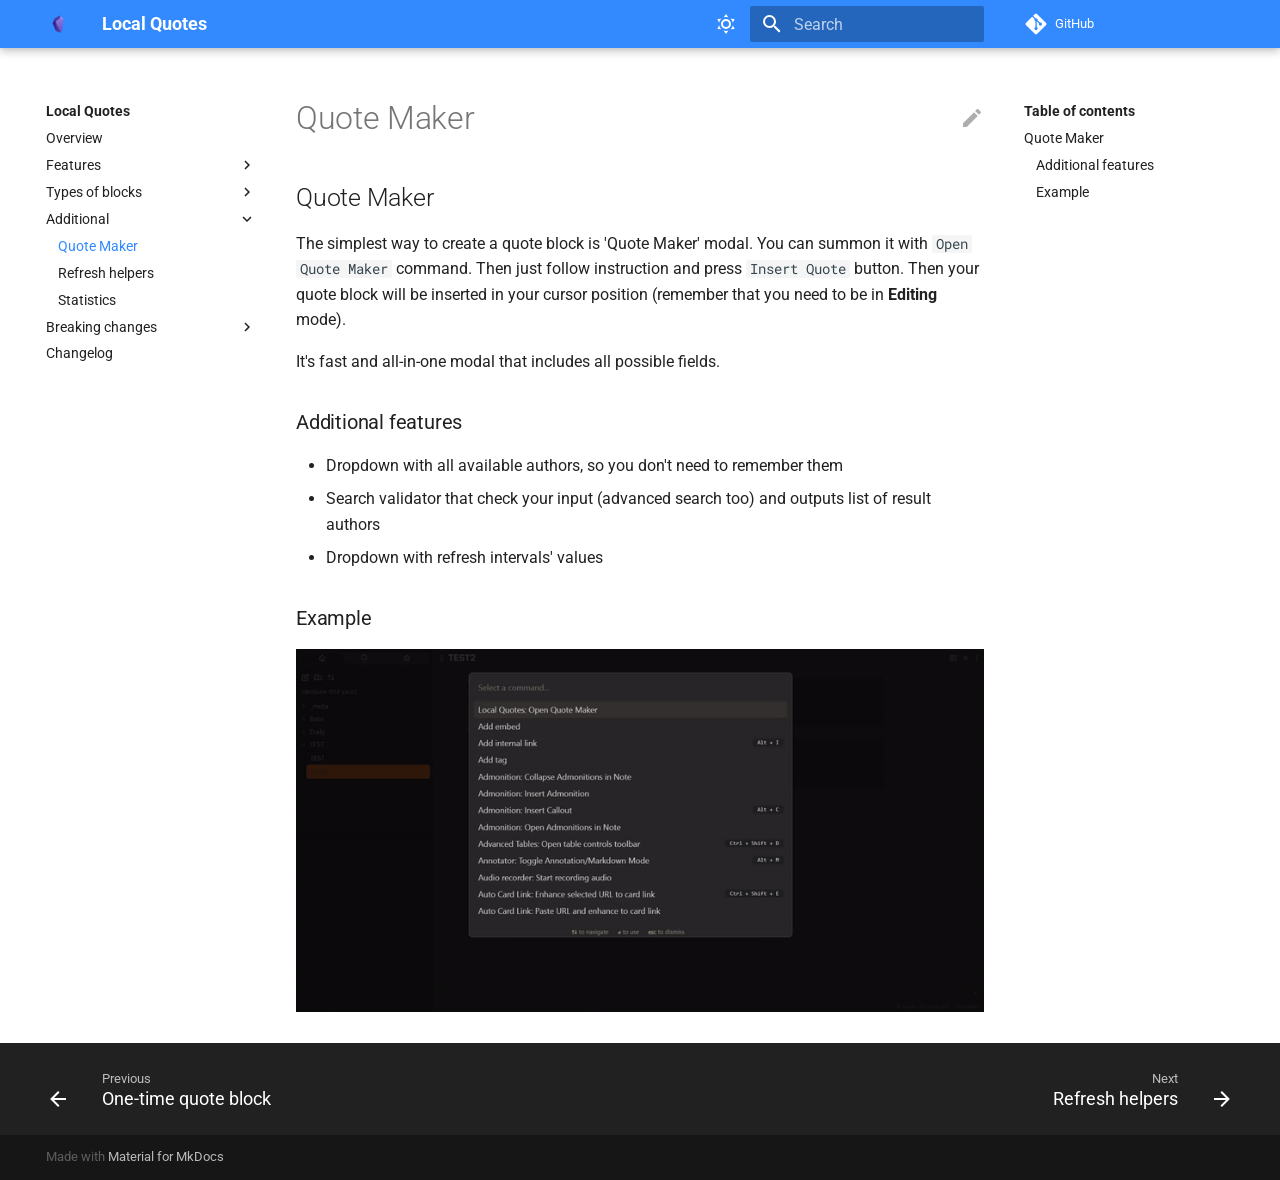
<file: additional/quote-maker/index.html>
<!doctype html>
<html lang="en" class="no-js">
  <head>
    
      <meta charset="utf-8">
      <meta name="viewport" content="width=device-width,initial-scale=1">
      
      
      
      <link rel="icon" href="../../assets/obsidian.png">
      <meta name="generator" content="mkdocs-1.3.1, mkdocs-material-8.3.9">
    
    
      
        <title>Quote Maker - Local Quotes</title>
      
    
    
      <link rel="stylesheet" href="../../assets/stylesheets/main.1d29e8d0.min.css">
      
        
        <link rel="stylesheet" href="../../assets/stylesheets/palette.cbb835fc.min.css">
        
      
      
    
    
    
      
        
        
        <link rel="preconnect" href="https://fonts.gstatic.com" crossorigin>
        <link rel="stylesheet" href="https://fonts.googleapis.com/css?family=Roboto:300,300i,400,400i,700,700i%7CRoboto+Mono:400,400i,700,700i&display=fallback">
        <style>:root{--md-text-font:"Roboto";--md-code-font:"Roboto Mono"}</style>
      
    
    
      <link rel="stylesheet" href="../../assets/css/extra.css">
    
    <script>__md_scope=new URL("../..",location),__md_get=(e,_=localStorage,t=__md_scope)=>JSON.parse(_.getItem(t.pathname+"."+e)),__md_set=(e,_,t=localStorage,a=__md_scope)=>{try{t.setItem(a.pathname+"."+e,JSON.stringify(_))}catch(e){}}</script>
    
      

    
    
  </head>
  
  
    
    
      
    
    
    
    
    <body dir="ltr" data-md-color-scheme="default" data-md-color-primary="" data-md-color-accent="">
  
    
    
      <script>var palette=__md_get("__palette");if(palette&&"object"==typeof palette.color)for(var key of Object.keys(palette.color))document.body.setAttribute("data-md-color-"+key,palette.color[key])</script>
    
    <input class="md-toggle" data-md-toggle="drawer" type="checkbox" id="__drawer" autocomplete="off">
    <input class="md-toggle" data-md-toggle="search" type="checkbox" id="__search" autocomplete="off">
    <label class="md-overlay" for="__drawer"></label>
    <div data-md-component="skip">
      
        
        <a href="#quote-maker" class="md-skip">
          Skip to content
        </a>
      
    </div>
    <div data-md-component="announce">
      
    </div>
    
    
      

<header class="md-header" data-md-component="header">
  <nav class="md-header__inner md-grid" aria-label="Header">
    <a href="../.." title="Local Quotes" class="md-header__button md-logo" aria-label="Local Quotes" data-md-component="logo">
      
  <img src="../../assets/obsidian.png" alt="logo">

    </a>
    <label class="md-header__button md-icon" for="__drawer">
      <svg xmlns="http://www.w3.org/2000/svg" viewBox="0 0 24 24"><path d="M3 6h18v2H3V6m0 5h18v2H3v-2m0 5h18v2H3v-2Z"/></svg>
    </label>
    <div class="md-header__title" data-md-component="header-title">
      <div class="md-header__ellipsis">
        <div class="md-header__topic">
          <span class="md-ellipsis">
            Local Quotes
          </span>
        </div>
        <div class="md-header__topic" data-md-component="header-topic">
          <span class="md-ellipsis">
            
              Quote Maker
            
          </span>
        </div>
      </div>
    </div>
    
      <form class="md-header__option" data-md-component="palette">
        
          
          
          <input class="md-option" data-md-color-media="" data-md-color-scheme="default" data-md-color-primary="" data-md-color-accent=""  aria-label="Switch to dark mode"  type="radio" name="__palette" id="__palette_1">
          
            <label class="md-header__button md-icon" title="Switch to dark mode" for="__palette_2" hidden>
              <svg xmlns="http://www.w3.org/2000/svg" viewBox="0 0 24 24"><path d="M12 7a5 5 0 0 1 5 5 5 5 0 0 1-5 5 5 5 0 0 1-5-5 5 5 0 0 1 5-5m0 2a3 3 0 0 0-3 3 3 3 0 0 0 3 3 3 3 0 0 0 3-3 3 3 0 0 0-3-3m0-7 2.39 3.42C13.65 5.15 12.84 5 12 5c-.84 0-1.65.15-2.39.42L12 2M3.34 7l4.16-.35A7.2 7.2 0 0 0 5.94 8.5c-.44.74-.69 1.5-.83 2.29L3.34 7m.02 10 1.76-3.77a7.131 7.131 0 0 0 2.38 4.14L3.36 17M20.65 7l-1.77 3.79a7.023 7.023 0 0 0-2.38-4.15l4.15.36m-.01 10-4.14.36c.59-.51 1.12-1.14 1.54-1.86.42-.73.69-1.5.83-2.29L20.64 17M12 22l-2.41-3.44c.74.27 1.55.44 2.41.44.82 0 1.63-.17 2.37-.44L12 22Z"/></svg>
            </label>
          
        
          
          
          <input class="md-option" data-md-color-media="" data-md-color-scheme="slate" data-md-color-primary="" data-md-color-accent=""  aria-label="Switch to light mode"  type="radio" name="__palette" id="__palette_2">
          
            <label class="md-header__button md-icon" title="Switch to light mode" for="__palette_1" hidden>
              <svg xmlns="http://www.w3.org/2000/svg" viewBox="0 0 24 24"><path d="m17.75 4.09-2.53 1.94.91 3.06-2.63-1.81-2.63 1.81.91-3.06-2.53-1.94L12.44 4l1.06-3 1.06 3 3.19.09m3.5 6.91-1.64 1.25.59 1.98-1.7-1.17-1.7 1.17.59-1.98L15.75 11l2.06-.05L18.5 9l.69 1.95 2.06.05m-2.28 4.95c.83-.08 1.72 1.1 1.19 1.85-.32.45-.66.87-1.08 1.27C15.17 23 8.84 23 4.94 19.07c-3.91-3.9-3.91-10.24 0-14.14.4-.4.82-.76 1.27-1.08.75-.53 1.93.36 1.85 1.19-.27 2.86.69 5.83 2.89 8.02a9.96 9.96 0 0 0 8.02 2.89m-1.64 2.02a12.08 12.08 0 0 1-7.8-3.47c-2.17-2.19-3.33-5-3.49-7.82-2.81 3.14-2.7 7.96.31 10.98 3.02 3.01 7.84 3.12 10.98.31Z"/></svg>
            </label>
          
        
      </form>
    
    
    
      <label class="md-header__button md-icon" for="__search">
        <svg xmlns="http://www.w3.org/2000/svg" viewBox="0 0 24 24"><path d="M9.5 3A6.5 6.5 0 0 1 16 9.5c0 1.61-.59 3.09-1.56 4.23l.27.27h.79l5 5-1.5 1.5-5-5v-.79l-.27-.27A6.516 6.516 0 0 1 9.5 16 6.5 6.5 0 0 1 3 9.5 6.5 6.5 0 0 1 9.5 3m0 2C7 5 5 7 5 9.5S7 14 9.5 14 14 12 14 9.5 12 5 9.5 5Z"/></svg>
      </label>
      <div class="md-search" data-md-component="search" role="dialog">
  <label class="md-search__overlay" for="__search"></label>
  <div class="md-search__inner" role="search">
    <form class="md-search__form" name="search">
      <input type="text" class="md-search__input" name="query" aria-label="Search" placeholder="Search" autocapitalize="off" autocorrect="off" autocomplete="off" spellcheck="false" data-md-component="search-query" required>
      <label class="md-search__icon md-icon" for="__search">
        <svg xmlns="http://www.w3.org/2000/svg" viewBox="0 0 24 24"><path d="M9.5 3A6.5 6.5 0 0 1 16 9.5c0 1.61-.59 3.09-1.56 4.23l.27.27h.79l5 5-1.5 1.5-5-5v-.79l-.27-.27A6.516 6.516 0 0 1 9.5 16 6.5 6.5 0 0 1 3 9.5 6.5 6.5 0 0 1 9.5 3m0 2C7 5 5 7 5 9.5S7 14 9.5 14 14 12 14 9.5 12 5 9.5 5Z"/></svg>
        <svg xmlns="http://www.w3.org/2000/svg" viewBox="0 0 24 24"><path d="M20 11v2H8l5.5 5.5-1.42 1.42L4.16 12l7.92-7.92L13.5 5.5 8 11h12Z"/></svg>
      </label>
      <nav class="md-search__options" aria-label="Search">
        
        <button type="reset" class="md-search__icon md-icon" aria-label="Clear" tabindex="-1">
          <svg xmlns="http://www.w3.org/2000/svg" viewBox="0 0 24 24"><path d="M19 6.41 17.59 5 12 10.59 6.41 5 5 6.41 10.59 12 5 17.59 6.41 19 12 13.41 17.59 19 19 17.59 13.41 12 19 6.41Z"/></svg>
        </button>
      </nav>
      
    </form>
    <div class="md-search__output">
      <div class="md-search__scrollwrap" data-md-scrollfix>
        <div class="md-search-result" data-md-component="search-result">
          <div class="md-search-result__meta">
            Initializing search
          </div>
          <ol class="md-search-result__list"></ol>
        </div>
      </div>
    </div>
  </div>
</div>
    
    
      <div class="md-header__source">
        <a href="https://github.com/ka1tzyu/local-quotes" title="Go to repository" class="md-source" data-md-component="source">
  <div class="md-source__icon md-icon">
    
    <svg xmlns="http://www.w3.org/2000/svg" viewBox="0 0 448 512"><!--! Font Awesome Free 6.1.1 by @fontawesome - https://fontawesome.com License - https://fontawesome.com/license/free (Icons: CC BY 4.0, Fonts: SIL OFL 1.1, Code: MIT License) Copyright 2022 Fonticons, Inc.--><path d="M439.55 236.05 244 40.45a28.87 28.87 0 0 0-40.81 0l-40.66 40.63 51.52 51.52c27.06-9.14 52.68 16.77 43.39 43.68l49.66 49.66c34.23-11.8 61.18 31 35.47 56.69-26.49 26.49-70.21-2.87-56-37.34L240.22 199v121.85c25.3 12.54 22.26 41.85 9.08 55a34.34 34.34 0 0 1-48.55 0c-17.57-17.6-11.07-46.91 11.25-56v-123c-20.8-8.51-24.6-30.74-18.64-45L142.57 101 8.45 235.14a28.86 28.86 0 0 0 0 40.81l195.61 195.6a28.86 28.86 0 0 0 40.8 0l194.69-194.69a28.86 28.86 0 0 0 0-40.81z"/></svg>
  </div>
  <div class="md-source__repository">
    GitHub
  </div>
</a>
      </div>
    
  </nav>
  
</header>
    
    <div class="md-container" data-md-component="container">
      
      
        
          
        
      
      <main class="md-main" data-md-component="main">
        <div class="md-main__inner md-grid">
          
            
              
              <div class="md-sidebar md-sidebar--primary" data-md-component="sidebar" data-md-type="navigation" >
                <div class="md-sidebar__scrollwrap">
                  <div class="md-sidebar__inner">
                    


<nav class="md-nav md-nav--primary" aria-label="Navigation" data-md-level="0">
  <label class="md-nav__title" for="__drawer">
    <a href="../.." title="Local Quotes" class="md-nav__button md-logo" aria-label="Local Quotes" data-md-component="logo">
      
  <img src="../../assets/obsidian.png" alt="logo">

    </a>
    Local Quotes
  </label>
  
    <div class="md-nav__source">
      <a href="https://github.com/ka1tzyu/local-quotes" title="Go to repository" class="md-source" data-md-component="source">
  <div class="md-source__icon md-icon">
    
    <svg xmlns="http://www.w3.org/2000/svg" viewBox="0 0 448 512"><!--! Font Awesome Free 6.1.1 by @fontawesome - https://fontawesome.com License - https://fontawesome.com/license/free (Icons: CC BY 4.0, Fonts: SIL OFL 1.1, Code: MIT License) Copyright 2022 Fonticons, Inc.--><path d="M439.55 236.05 244 40.45a28.87 28.87 0 0 0-40.81 0l-40.66 40.63 51.52 51.52c27.06-9.14 52.68 16.77 43.39 43.68l49.66 49.66c34.23-11.8 61.18 31 35.47 56.69-26.49 26.49-70.21-2.87-56-37.34L240.22 199v121.85c25.3 12.54 22.26 41.85 9.08 55a34.34 34.34 0 0 1-48.55 0c-17.57-17.6-11.07-46.91 11.25-56v-123c-20.8-8.51-24.6-30.74-18.64-45L142.57 101 8.45 235.14a28.86 28.86 0 0 0 0 40.81l195.61 195.6a28.86 28.86 0 0 0 40.8 0l194.69-194.69a28.86 28.86 0 0 0 0-40.81z"/></svg>
  </div>
  <div class="md-source__repository">
    GitHub
  </div>
</a>
    </div>
  
  <ul class="md-nav__list" data-md-scrollfix>
    
      
      
      

  
  
  
    <li class="md-nav__item">
      <a href="../.." class="md-nav__link">
        Overview
      </a>
    </li>
  

    
      
      
      

  
  
  
    
    <li class="md-nav__item md-nav__item--nested">
      
      
        <input class="md-nav__toggle md-toggle" data-md-toggle="__nav_2" type="checkbox" id="__nav_2" >
      
      
      
      
        <label class="md-nav__link" for="__nav_2">
          Features
          <span class="md-nav__icon md-icon"></span>
        </label>
      
      <nav class="md-nav" aria-label="Features" data-md-level="1">
        <label class="md-nav__title" for="__nav_2">
          <span class="md-nav__icon md-icon"></span>
          Features
        </label>
        <ul class="md-nav__list" data-md-scrollfix>
          
            
              
  
  
  
    <li class="md-nav__item">
      <a href="../../terms/quote-listings/" class="md-nav__link">
        Quote listing
      </a>
    </li>
  

            
          
            
              
  
  
  
    <li class="md-nav__item">
      <a href="../../terms/search/" class="md-nav__link">
        Search
      </a>
    </li>
  

            
          
        </ul>
      </nav>
    </li>
  

    
      
      
      

  
  
  
    
    <li class="md-nav__item md-nav__item--nested">
      
      
        <input class="md-nav__toggle md-toggle" data-md-toggle="__nav_3" type="checkbox" id="__nav_3" >
      
      
      
      
        <label class="md-nav__link" for="__nav_3">
          Types of blocks
          <span class="md-nav__icon md-icon"></span>
        </label>
      
      <nav class="md-nav" aria-label="Types of blocks" data-md-level="1">
        <label class="md-nav__title" for="__nav_3">
          <span class="md-nav__icon md-icon"></span>
          Types of blocks
        </label>
        <ul class="md-nav__list" data-md-scrollfix>
          
            
              
  
  
  
    <li class="md-nav__item">
      <a href="../../block-types/quote-block/" class="md-nav__link">
        Quote block
      </a>
    </li>
  

            
          
            
              
  
  
  
    <li class="md-nav__item">
      <a href="../../block-types/one-time-quote-block/" class="md-nav__link">
        One-time quote block
      </a>
    </li>
  

            
          
        </ul>
      </nav>
    </li>
  

    
      
      
      

  
  
    
  
  
    
    <li class="md-nav__item md-nav__item--active md-nav__item--nested">
      
      
        <input class="md-nav__toggle md-toggle" data-md-toggle="__nav_4" type="checkbox" id="__nav_4" checked>
      
      
      
      
        <label class="md-nav__link" for="__nav_4">
          Additional
          <span class="md-nav__icon md-icon"></span>
        </label>
      
      <nav class="md-nav" aria-label="Additional" data-md-level="1">
        <label class="md-nav__title" for="__nav_4">
          <span class="md-nav__icon md-icon"></span>
          Additional
        </label>
        <ul class="md-nav__list" data-md-scrollfix>
          
            
              
  
  
    
  
  
    <li class="md-nav__item md-nav__item--active">
      
      <input class="md-nav__toggle md-toggle" data-md-toggle="toc" type="checkbox" id="__toc">
      
      
      
        <label class="md-nav__link md-nav__link--active" for="__toc">
          Quote Maker
          <span class="md-nav__icon md-icon"></span>
        </label>
      
      <a href="./" class="md-nav__link md-nav__link--active">
        Quote Maker
      </a>
      
        

<nav class="md-nav md-nav--secondary" aria-label="Table of contents">
  
  
  
  
    <label class="md-nav__title" for="__toc">
      <span class="md-nav__icon md-icon"></span>
      Table of contents
    </label>
    <ul class="md-nav__list" data-md-component="toc" data-md-scrollfix>
      
        <li class="md-nav__item">
  <a href="#quote-maker" class="md-nav__link">
    Quote Maker
  </a>
  
    <nav class="md-nav" aria-label="Quote Maker">
      <ul class="md-nav__list">
        
          <li class="md-nav__item">
  <a href="#additional-features" class="md-nav__link">
    Additional features
  </a>
  
</li>
        
          <li class="md-nav__item">
  <a href="#example" class="md-nav__link">
    Example
  </a>
  
</li>
        
      </ul>
    </nav>
  
</li>
      
    </ul>
  
</nav>
      
    </li>
  

            
          
            
              
  
  
  
    <li class="md-nav__item">
      <a href="../refreshing-blocks/" class="md-nav__link">
        Refresh helpers
      </a>
    </li>
  

            
          
            
              
  
  
  
    <li class="md-nav__item">
      <a href="../statistics/" class="md-nav__link">
        Statistics
      </a>
    </li>
  

            
          
        </ul>
      </nav>
    </li>
  

    
      
      
      

  
  
  
    
    <li class="md-nav__item md-nav__item--nested">
      
      
        <input class="md-nav__toggle md-toggle" data-md-toggle="__nav_5" type="checkbox" id="__nav_5" >
      
      
      
      
        <label class="md-nav__link" for="__nav_5">
          Breaking changes
          <span class="md-nav__icon md-icon"></span>
        </label>
      
      <nav class="md-nav" aria-label="Breaking changes" data-md-level="1">
        <label class="md-nav__title" for="__nav_5">
          <span class="md-nav__icon md-icon"></span>
          Breaking changes
        </label>
        <ul class="md-nav__list" data-md-scrollfix>
          
            
              
  
  
  
    <li class="md-nav__item">
      <a href="../../breaking/moving-from-0.x.x-to-1.x.x/" class="md-nav__link">
        Moving from 0.x.x to 1.x.x
      </a>
    </li>
  

            
          
        </ul>
      </nav>
    </li>
  

    
      
      
      

  
  
  
    <li class="md-nav__item">
      <a href="../../CHANGELOG/" class="md-nav__link">
        Changelog
      </a>
    </li>
  

    
  </ul>
</nav>
                  </div>
                </div>
              </div>
            
            
              
              <div class="md-sidebar md-sidebar--secondary" data-md-component="sidebar" data-md-type="toc" >
                <div class="md-sidebar__scrollwrap">
                  <div class="md-sidebar__inner">
                    

<nav class="md-nav md-nav--secondary" aria-label="Table of contents">
  
  
  
  
    <label class="md-nav__title" for="__toc">
      <span class="md-nav__icon md-icon"></span>
      Table of contents
    </label>
    <ul class="md-nav__list" data-md-component="toc" data-md-scrollfix>
      
        <li class="md-nav__item">
  <a href="#quote-maker" class="md-nav__link">
    Quote Maker
  </a>
  
    <nav class="md-nav" aria-label="Quote Maker">
      <ul class="md-nav__list">
        
          <li class="md-nav__item">
  <a href="#additional-features" class="md-nav__link">
    Additional features
  </a>
  
</li>
        
          <li class="md-nav__item">
  <a href="#example" class="md-nav__link">
    Example
  </a>
  
</li>
        
      </ul>
    </nav>
  
</li>
      
    </ul>
  
</nav>
                  </div>
                </div>
              </div>
            
          
          <div class="md-content" data-md-component="content">
            <article class="md-content__inner md-typeset">
              
                
  <a href="https://github.com/ka1tzyu/local-quotes/edit/master/docs/docs/additional/quote-maker.md" title="Edit this page" class="md-content__button md-icon">
    <svg xmlns="http://www.w3.org/2000/svg" viewBox="0 0 24 24"><path d="M20.71 7.04c.39-.39.39-1.04 0-1.41l-2.34-2.34c-.37-.39-1.02-.39-1.41 0l-1.84 1.83 3.75 3.75M3 17.25V21h3.75L17.81 9.93l-3.75-3.75L3 17.25Z"/></svg>
  </a>



  <h1>Quote Maker</h1>

<h2 id="quote-maker">Quote Maker</h2>
<p>The simplest way to create a quote block is 'Quote Maker' modal. You can summon it with
<code>Open Quote Maker</code> command. Then just follow instruction and press <code>Insert Quote</code>
button. Then your quote block will be inserted in your cursor position (remember that
you need to be in <strong>Editing</strong> mode).</p>
<p>It's fast and all-in-one modal that includes all possible fields.</p>
<h3 id="additional-features">Additional features</h3>
<ul>
<li>Dropdown with all available authors, so you don't need to remember them</li>
<li>Search validator that check your input (advanced search too) and outputs list of result authors</li>
<li>Dropdown with refresh intervals' values</li>
</ul>
<h3 id="example">Example</h3>
<p><img alt="modal" src="../../assets/quote-maker.gif" /></p>

              
            </article>
            
          </div>
        </div>
        
      </main>
      
        <footer class="md-footer">
  
    
    <nav class="md-footer__inner md-grid" aria-label="Footer" >
      
        
        <a href="../../block-types/one-time-quote-block/" class="md-footer__link md-footer__link--prev" aria-label="Previous: One-time quote block" rel="prev">
          <div class="md-footer__button md-icon">
            <svg xmlns="http://www.w3.org/2000/svg" viewBox="0 0 24 24"><path d="M20 11v2H8l5.5 5.5-1.42 1.42L4.16 12l7.92-7.92L13.5 5.5 8 11h12Z"/></svg>
          </div>
          <div class="md-footer__title">
            <div class="md-ellipsis">
              <span class="md-footer__direction">
                Previous
              </span>
              One-time quote block
            </div>
          </div>
        </a>
      
      
        
        <a href="../refreshing-blocks/" class="md-footer__link md-footer__link--next" aria-label="Next: Refresh helpers" rel="next">
          <div class="md-footer__title">
            <div class="md-ellipsis">
              <span class="md-footer__direction">
                Next
              </span>
              Refresh helpers
            </div>
          </div>
          <div class="md-footer__button md-icon">
            <svg xmlns="http://www.w3.org/2000/svg" viewBox="0 0 24 24"><path d="M4 11v2h12l-5.5 5.5 1.42 1.42L19.84 12l-7.92-7.92L10.5 5.5 16 11H4Z"/></svg>
          </div>
        </a>
      
    </nav>
  
  <div class="md-footer-meta md-typeset">
    <div class="md-footer-meta__inner md-grid">
      <div class="md-copyright">
  
  
    Made with
    <a href="https://squidfunk.github.io/mkdocs-material/" target="_blank" rel="noopener">
      Material for MkDocs
    </a>
  
</div>
      
    </div>
  </div>
</footer>
      
    </div>
    <div class="md-dialog" data-md-component="dialog">
      <div class="md-dialog__inner md-typeset"></div>
    </div>
    <script id="__config" type="application/json">{"base": "../..", "features": [], "search": "../../assets/javascripts/workers/search.b97dbffb.min.js", "translations": {"clipboard.copied": "Copied to clipboard", "clipboard.copy": "Copy to clipboard", "search.config.lang": "en", "search.config.pipeline": "trimmer, stopWordFilter", "search.config.separator": "[\\s\\-]+", "search.placeholder": "Search", "search.result.more.one": "1 more on this page", "search.result.more.other": "# more on this page", "search.result.none": "No matching documents", "search.result.one": "1 matching document", "search.result.other": "# matching documents", "search.result.placeholder": "Type to start searching", "search.result.term.missing": "Missing", "select.version.title": "Select version"}}</script>
    
    
      <script src="../../assets/javascripts/bundle.6c7ad80a.min.js"></script>
      
    
  </body>
</html>
</file>
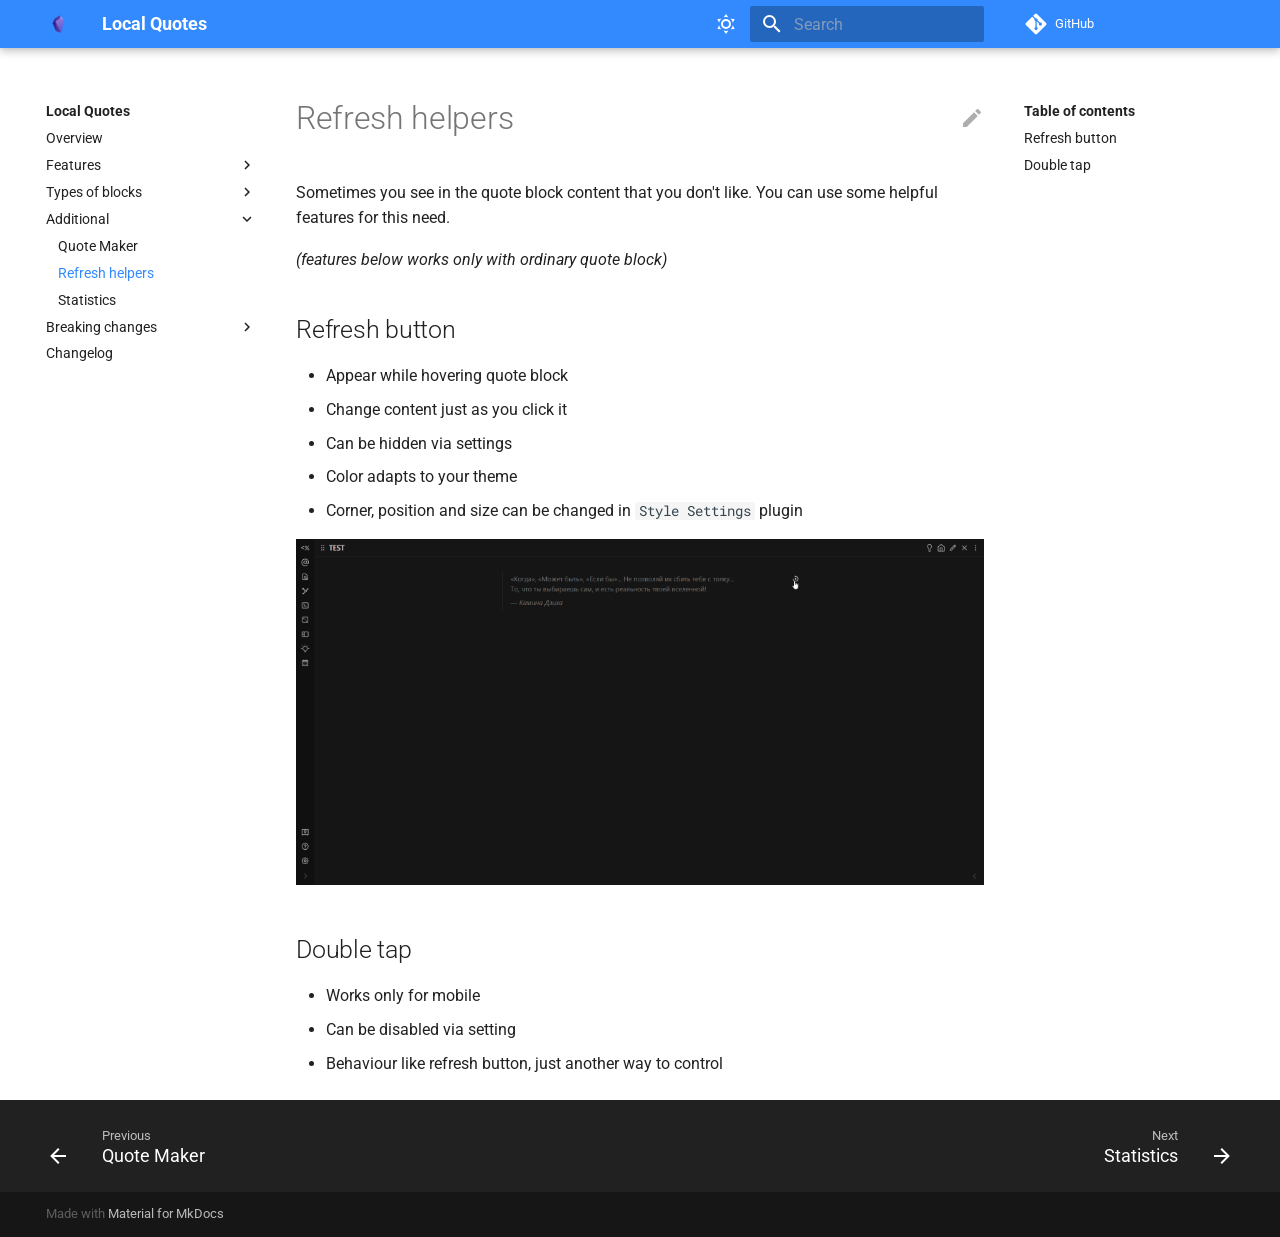
<file: additional/refreshing-blocks/index.html>
<!doctype html>
<html lang="en" class="no-js">
  <head>
    
      <meta charset="utf-8">
      <meta name="viewport" content="width=device-width,initial-scale=1">
      
      
      
      <link rel="icon" href="../../assets/obsidian.png">
      <meta name="generator" content="mkdocs-1.3.1, mkdocs-material-8.3.9">
    
    
      
        <title>Refresh helpers - Local Quotes</title>
      
    
    
      <link rel="stylesheet" href="../../assets/stylesheets/main.1d29e8d0.min.css">
      
        
        <link rel="stylesheet" href="../../assets/stylesheets/palette.cbb835fc.min.css">
        
      
      
    
    
    
      
        
        
        <link rel="preconnect" href="https://fonts.gstatic.com" crossorigin>
        <link rel="stylesheet" href="https://fonts.googleapis.com/css?family=Roboto:300,300i,400,400i,700,700i%7CRoboto+Mono:400,400i,700,700i&display=fallback">
        <style>:root{--md-text-font:"Roboto";--md-code-font:"Roboto Mono"}</style>
      
    
    
      <link rel="stylesheet" href="../../assets/css/extra.css">
    
    <script>__md_scope=new URL("../..",location),__md_get=(e,_=localStorage,t=__md_scope)=>JSON.parse(_.getItem(t.pathname+"."+e)),__md_set=(e,_,t=localStorage,a=__md_scope)=>{try{t.setItem(a.pathname+"."+e,JSON.stringify(_))}catch(e){}}</script>
    
      

    
    
  </head>
  
  
    
    
      
    
    
    
    
    <body dir="ltr" data-md-color-scheme="default" data-md-color-primary="" data-md-color-accent="">
  
    
    
      <script>var palette=__md_get("__palette");if(palette&&"object"==typeof palette.color)for(var key of Object.keys(palette.color))document.body.setAttribute("data-md-color-"+key,palette.color[key])</script>
    
    <input class="md-toggle" data-md-toggle="drawer" type="checkbox" id="__drawer" autocomplete="off">
    <input class="md-toggle" data-md-toggle="search" type="checkbox" id="__search" autocomplete="off">
    <label class="md-overlay" for="__drawer"></label>
    <div data-md-component="skip">
      
        
        <a href="#refresh-button" class="md-skip">
          Skip to content
        </a>
      
    </div>
    <div data-md-component="announce">
      
    </div>
    
    
      

<header class="md-header" data-md-component="header">
  <nav class="md-header__inner md-grid" aria-label="Header">
    <a href="../.." title="Local Quotes" class="md-header__button md-logo" aria-label="Local Quotes" data-md-component="logo">
      
  <img src="../../assets/obsidian.png" alt="logo">

    </a>
    <label class="md-header__button md-icon" for="__drawer">
      <svg xmlns="http://www.w3.org/2000/svg" viewBox="0 0 24 24"><path d="M3 6h18v2H3V6m0 5h18v2H3v-2m0 5h18v2H3v-2Z"/></svg>
    </label>
    <div class="md-header__title" data-md-component="header-title">
      <div class="md-header__ellipsis">
        <div class="md-header__topic">
          <span class="md-ellipsis">
            Local Quotes
          </span>
        </div>
        <div class="md-header__topic" data-md-component="header-topic">
          <span class="md-ellipsis">
            
              Refresh helpers
            
          </span>
        </div>
      </div>
    </div>
    
      <form class="md-header__option" data-md-component="palette">
        
          
          
          <input class="md-option" data-md-color-media="" data-md-color-scheme="default" data-md-color-primary="" data-md-color-accent=""  aria-label="Switch to dark mode"  type="radio" name="__palette" id="__palette_1">
          
            <label class="md-header__button md-icon" title="Switch to dark mode" for="__palette_2" hidden>
              <svg xmlns="http://www.w3.org/2000/svg" viewBox="0 0 24 24"><path d="M12 7a5 5 0 0 1 5 5 5 5 0 0 1-5 5 5 5 0 0 1-5-5 5 5 0 0 1 5-5m0 2a3 3 0 0 0-3 3 3 3 0 0 0 3 3 3 3 0 0 0 3-3 3 3 0 0 0-3-3m0-7 2.39 3.42C13.65 5.15 12.84 5 12 5c-.84 0-1.65.15-2.39.42L12 2M3.34 7l4.16-.35A7.2 7.2 0 0 0 5.94 8.5c-.44.74-.69 1.5-.83 2.29L3.34 7m.02 10 1.76-3.77a7.131 7.131 0 0 0 2.38 4.14L3.36 17M20.65 7l-1.77 3.79a7.023 7.023 0 0 0-2.38-4.15l4.15.36m-.01 10-4.14.36c.59-.51 1.12-1.14 1.54-1.86.42-.73.69-1.5.83-2.29L20.64 17M12 22l-2.41-3.44c.74.27 1.55.44 2.41.44.82 0 1.63-.17 2.37-.44L12 22Z"/></svg>
            </label>
          
        
          
          
          <input class="md-option" data-md-color-media="" data-md-color-scheme="slate" data-md-color-primary="" data-md-color-accent=""  aria-label="Switch to light mode"  type="radio" name="__palette" id="__palette_2">
          
            <label class="md-header__button md-icon" title="Switch to light mode" for="__palette_1" hidden>
              <svg xmlns="http://www.w3.org/2000/svg" viewBox="0 0 24 24"><path d="m17.75 4.09-2.53 1.94.91 3.06-2.63-1.81-2.63 1.81.91-3.06-2.53-1.94L12.44 4l1.06-3 1.06 3 3.19.09m3.5 6.91-1.64 1.25.59 1.98-1.7-1.17-1.7 1.17.59-1.98L15.75 11l2.06-.05L18.5 9l.69 1.95 2.06.05m-2.28 4.95c.83-.08 1.72 1.1 1.19 1.85-.32.45-.66.87-1.08 1.27C15.17 23 8.84 23 4.94 19.07c-3.91-3.9-3.91-10.24 0-14.14.4-.4.82-.76 1.27-1.08.75-.53 1.93.36 1.85 1.19-.27 2.86.69 5.83 2.89 8.02a9.96 9.96 0 0 0 8.02 2.89m-1.64 2.02a12.08 12.08 0 0 1-7.8-3.47c-2.17-2.19-3.33-5-3.49-7.82-2.81 3.14-2.7 7.96.31 10.98 3.02 3.01 7.84 3.12 10.98.31Z"/></svg>
            </label>
          
        
      </form>
    
    
    
      <label class="md-header__button md-icon" for="__search">
        <svg xmlns="http://www.w3.org/2000/svg" viewBox="0 0 24 24"><path d="M9.5 3A6.5 6.5 0 0 1 16 9.5c0 1.61-.59 3.09-1.56 4.23l.27.27h.79l5 5-1.5 1.5-5-5v-.79l-.27-.27A6.516 6.516 0 0 1 9.5 16 6.5 6.5 0 0 1 3 9.5 6.5 6.5 0 0 1 9.5 3m0 2C7 5 5 7 5 9.5S7 14 9.5 14 14 12 14 9.5 12 5 9.5 5Z"/></svg>
      </label>
      <div class="md-search" data-md-component="search" role="dialog">
  <label class="md-search__overlay" for="__search"></label>
  <div class="md-search__inner" role="search">
    <form class="md-search__form" name="search">
      <input type="text" class="md-search__input" name="query" aria-label="Search" placeholder="Search" autocapitalize="off" autocorrect="off" autocomplete="off" spellcheck="false" data-md-component="search-query" required>
      <label class="md-search__icon md-icon" for="__search">
        <svg xmlns="http://www.w3.org/2000/svg" viewBox="0 0 24 24"><path d="M9.5 3A6.5 6.5 0 0 1 16 9.5c0 1.61-.59 3.09-1.56 4.23l.27.27h.79l5 5-1.5 1.5-5-5v-.79l-.27-.27A6.516 6.516 0 0 1 9.5 16 6.5 6.5 0 0 1 3 9.5 6.5 6.5 0 0 1 9.5 3m0 2C7 5 5 7 5 9.5S7 14 9.5 14 14 12 14 9.5 12 5 9.5 5Z"/></svg>
        <svg xmlns="http://www.w3.org/2000/svg" viewBox="0 0 24 24"><path d="M20 11v2H8l5.5 5.5-1.42 1.42L4.16 12l7.92-7.92L13.5 5.5 8 11h12Z"/></svg>
      </label>
      <nav class="md-search__options" aria-label="Search">
        
        <button type="reset" class="md-search__icon md-icon" aria-label="Clear" tabindex="-1">
          <svg xmlns="http://www.w3.org/2000/svg" viewBox="0 0 24 24"><path d="M19 6.41 17.59 5 12 10.59 6.41 5 5 6.41 10.59 12 5 17.59 6.41 19 12 13.41 17.59 19 19 17.59 13.41 12 19 6.41Z"/></svg>
        </button>
      </nav>
      
    </form>
    <div class="md-search__output">
      <div class="md-search__scrollwrap" data-md-scrollfix>
        <div class="md-search-result" data-md-component="search-result">
          <div class="md-search-result__meta">
            Initializing search
          </div>
          <ol class="md-search-result__list"></ol>
        </div>
      </div>
    </div>
  </div>
</div>
    
    
      <div class="md-header__source">
        <a href="https://github.com/ka1tzyu/local-quotes" title="Go to repository" class="md-source" data-md-component="source">
  <div class="md-source__icon md-icon">
    
    <svg xmlns="http://www.w3.org/2000/svg" viewBox="0 0 448 512"><!--! Font Awesome Free 6.1.1 by @fontawesome - https://fontawesome.com License - https://fontawesome.com/license/free (Icons: CC BY 4.0, Fonts: SIL OFL 1.1, Code: MIT License) Copyright 2022 Fonticons, Inc.--><path d="M439.55 236.05 244 40.45a28.87 28.87 0 0 0-40.81 0l-40.66 40.63 51.52 51.52c27.06-9.14 52.68 16.77 43.39 43.68l49.66 49.66c34.23-11.8 61.18 31 35.47 56.69-26.49 26.49-70.21-2.87-56-37.34L240.22 199v121.85c25.3 12.54 22.26 41.85 9.08 55a34.34 34.34 0 0 1-48.55 0c-17.57-17.6-11.07-46.91 11.25-56v-123c-20.8-8.51-24.6-30.74-18.64-45L142.57 101 8.45 235.14a28.86 28.86 0 0 0 0 40.81l195.61 195.6a28.86 28.86 0 0 0 40.8 0l194.69-194.69a28.86 28.86 0 0 0 0-40.81z"/></svg>
  </div>
  <div class="md-source__repository">
    GitHub
  </div>
</a>
      </div>
    
  </nav>
  
</header>
    
    <div class="md-container" data-md-component="container">
      
      
        
          
        
      
      <main class="md-main" data-md-component="main">
        <div class="md-main__inner md-grid">
          
            
              
              <div class="md-sidebar md-sidebar--primary" data-md-component="sidebar" data-md-type="navigation" >
                <div class="md-sidebar__scrollwrap">
                  <div class="md-sidebar__inner">
                    


<nav class="md-nav md-nav--primary" aria-label="Navigation" data-md-level="0">
  <label class="md-nav__title" for="__drawer">
    <a href="../.." title="Local Quotes" class="md-nav__button md-logo" aria-label="Local Quotes" data-md-component="logo">
      
  <img src="../../assets/obsidian.png" alt="logo">

    </a>
    Local Quotes
  </label>
  
    <div class="md-nav__source">
      <a href="https://github.com/ka1tzyu/local-quotes" title="Go to repository" class="md-source" data-md-component="source">
  <div class="md-source__icon md-icon">
    
    <svg xmlns="http://www.w3.org/2000/svg" viewBox="0 0 448 512"><!--! Font Awesome Free 6.1.1 by @fontawesome - https://fontawesome.com License - https://fontawesome.com/license/free (Icons: CC BY 4.0, Fonts: SIL OFL 1.1, Code: MIT License) Copyright 2022 Fonticons, Inc.--><path d="M439.55 236.05 244 40.45a28.87 28.87 0 0 0-40.81 0l-40.66 40.63 51.52 51.52c27.06-9.14 52.68 16.77 43.39 43.68l49.66 49.66c34.23-11.8 61.18 31 35.47 56.69-26.49 26.49-70.21-2.87-56-37.34L240.22 199v121.85c25.3 12.54 22.26 41.85 9.08 55a34.34 34.34 0 0 1-48.55 0c-17.57-17.6-11.07-46.91 11.25-56v-123c-20.8-8.51-24.6-30.74-18.64-45L142.57 101 8.45 235.14a28.86 28.86 0 0 0 0 40.81l195.61 195.6a28.86 28.86 0 0 0 40.8 0l194.69-194.69a28.86 28.86 0 0 0 0-40.81z"/></svg>
  </div>
  <div class="md-source__repository">
    GitHub
  </div>
</a>
    </div>
  
  <ul class="md-nav__list" data-md-scrollfix>
    
      
      
      

  
  
  
    <li class="md-nav__item">
      <a href="../.." class="md-nav__link">
        Overview
      </a>
    </li>
  

    
      
      
      

  
  
  
    
    <li class="md-nav__item md-nav__item--nested">
      
      
        <input class="md-nav__toggle md-toggle" data-md-toggle="__nav_2" type="checkbox" id="__nav_2" >
      
      
      
      
        <label class="md-nav__link" for="__nav_2">
          Features
          <span class="md-nav__icon md-icon"></span>
        </label>
      
      <nav class="md-nav" aria-label="Features" data-md-level="1">
        <label class="md-nav__title" for="__nav_2">
          <span class="md-nav__icon md-icon"></span>
          Features
        </label>
        <ul class="md-nav__list" data-md-scrollfix>
          
            
              
  
  
  
    <li class="md-nav__item">
      <a href="../../terms/quote-listings/" class="md-nav__link">
        Quote listing
      </a>
    </li>
  

            
          
            
              
  
  
  
    <li class="md-nav__item">
      <a href="../../terms/search/" class="md-nav__link">
        Search
      </a>
    </li>
  

            
          
        </ul>
      </nav>
    </li>
  

    
      
      
      

  
  
  
    
    <li class="md-nav__item md-nav__item--nested">
      
      
        <input class="md-nav__toggle md-toggle" data-md-toggle="__nav_3" type="checkbox" id="__nav_3" >
      
      
      
      
        <label class="md-nav__link" for="__nav_3">
          Types of blocks
          <span class="md-nav__icon md-icon"></span>
        </label>
      
      <nav class="md-nav" aria-label="Types of blocks" data-md-level="1">
        <label class="md-nav__title" for="__nav_3">
          <span class="md-nav__icon md-icon"></span>
          Types of blocks
        </label>
        <ul class="md-nav__list" data-md-scrollfix>
          
            
              
  
  
  
    <li class="md-nav__item">
      <a href="../../block-types/quote-block/" class="md-nav__link">
        Quote block
      </a>
    </li>
  

            
          
            
              
  
  
  
    <li class="md-nav__item">
      <a href="../../block-types/one-time-quote-block/" class="md-nav__link">
        One-time quote block
      </a>
    </li>
  

            
          
        </ul>
      </nav>
    </li>
  

    
      
      
      

  
  
    
  
  
    
    <li class="md-nav__item md-nav__item--active md-nav__item--nested">
      
      
        <input class="md-nav__toggle md-toggle" data-md-toggle="__nav_4" type="checkbox" id="__nav_4" checked>
      
      
      
      
        <label class="md-nav__link" for="__nav_4">
          Additional
          <span class="md-nav__icon md-icon"></span>
        </label>
      
      <nav class="md-nav" aria-label="Additional" data-md-level="1">
        <label class="md-nav__title" for="__nav_4">
          <span class="md-nav__icon md-icon"></span>
          Additional
        </label>
        <ul class="md-nav__list" data-md-scrollfix>
          
            
              
  
  
  
    <li class="md-nav__item">
      <a href="../quote-maker/" class="md-nav__link">
        Quote Maker
      </a>
    </li>
  

            
          
            
              
  
  
    
  
  
    <li class="md-nav__item md-nav__item--active">
      
      <input class="md-nav__toggle md-toggle" data-md-toggle="toc" type="checkbox" id="__toc">
      
      
      
        <label class="md-nav__link md-nav__link--active" for="__toc">
          Refresh helpers
          <span class="md-nav__icon md-icon"></span>
        </label>
      
      <a href="./" class="md-nav__link md-nav__link--active">
        Refresh helpers
      </a>
      
        

<nav class="md-nav md-nav--secondary" aria-label="Table of contents">
  
  
  
  
    <label class="md-nav__title" for="__toc">
      <span class="md-nav__icon md-icon"></span>
      Table of contents
    </label>
    <ul class="md-nav__list" data-md-component="toc" data-md-scrollfix>
      
        <li class="md-nav__item">
  <a href="#refresh-button" class="md-nav__link">
    Refresh button
  </a>
  
</li>
      
        <li class="md-nav__item">
  <a href="#double-tap" class="md-nav__link">
    Double tap
  </a>
  
</li>
      
    </ul>
  
</nav>
      
    </li>
  

            
          
            
              
  
  
  
    <li class="md-nav__item">
      <a href="../statistics/" class="md-nav__link">
        Statistics
      </a>
    </li>
  

            
          
        </ul>
      </nav>
    </li>
  

    
      
      
      

  
  
  
    
    <li class="md-nav__item md-nav__item--nested">
      
      
        <input class="md-nav__toggle md-toggle" data-md-toggle="__nav_5" type="checkbox" id="__nav_5" >
      
      
      
      
        <label class="md-nav__link" for="__nav_5">
          Breaking changes
          <span class="md-nav__icon md-icon"></span>
        </label>
      
      <nav class="md-nav" aria-label="Breaking changes" data-md-level="1">
        <label class="md-nav__title" for="__nav_5">
          <span class="md-nav__icon md-icon"></span>
          Breaking changes
        </label>
        <ul class="md-nav__list" data-md-scrollfix>
          
            
              
  
  
  
    <li class="md-nav__item">
      <a href="../../breaking/moving-from-0.x.x-to-1.x.x/" class="md-nav__link">
        Moving from 0.x.x to 1.x.x
      </a>
    </li>
  

            
          
        </ul>
      </nav>
    </li>
  

    
      
      
      

  
  
  
    <li class="md-nav__item">
      <a href="../../CHANGELOG/" class="md-nav__link">
        Changelog
      </a>
    </li>
  

    
  </ul>
</nav>
                  </div>
                </div>
              </div>
            
            
              
              <div class="md-sidebar md-sidebar--secondary" data-md-component="sidebar" data-md-type="toc" >
                <div class="md-sidebar__scrollwrap">
                  <div class="md-sidebar__inner">
                    

<nav class="md-nav md-nav--secondary" aria-label="Table of contents">
  
  
  
  
    <label class="md-nav__title" for="__toc">
      <span class="md-nav__icon md-icon"></span>
      Table of contents
    </label>
    <ul class="md-nav__list" data-md-component="toc" data-md-scrollfix>
      
        <li class="md-nav__item">
  <a href="#refresh-button" class="md-nav__link">
    Refresh button
  </a>
  
</li>
      
        <li class="md-nav__item">
  <a href="#double-tap" class="md-nav__link">
    Double tap
  </a>
  
</li>
      
    </ul>
  
</nav>
                  </div>
                </div>
              </div>
            
          
          <div class="md-content" data-md-component="content">
            <article class="md-content__inner md-typeset">
              
                
  <a href="https://github.com/ka1tzyu/local-quotes/edit/master/docs/docs/additional/refreshing-blocks.md" title="Edit this page" class="md-content__button md-icon">
    <svg xmlns="http://www.w3.org/2000/svg" viewBox="0 0 24 24"><path d="M20.71 7.04c.39-.39.39-1.04 0-1.41l-2.34-2.34c-.37-.39-1.02-.39-1.41 0l-1.84 1.83 3.75 3.75M3 17.25V21h3.75L17.81 9.93l-3.75-3.75L3 17.25Z"/></svg>
  </a>



  <h1>Refresh helpers</h1>

<p>Sometimes you see in the quote block content that you don't like. You can use some helpful features for this need.</p>
<p><em>(features below works only with ordinary quote block)</em></p>
<h2 id="refresh-button">Refresh button</h2>
<ul>
<li>Appear while hovering quote block</li>
<li>Change content just as you click it</li>
<li>Can be hidden via settings</li>
<li>Color adapts to your theme</li>
<li>Corner, position and size can be changed in <code>Style Settings</code> plugin</li>
</ul>
<p><img alt="image" src="../../assets/refresh-button.png" /></p>
<h2 id="double-tap">Double tap</h2>
<ul>
<li>Works only for mobile</li>
<li>Can be disabled via setting</li>
<li>Behaviour like refresh button, just another way to control</li>
</ul>

              
            </article>
            
          </div>
        </div>
        
      </main>
      
        <footer class="md-footer">
  
    
    <nav class="md-footer__inner md-grid" aria-label="Footer" >
      
        
        <a href="../quote-maker/" class="md-footer__link md-footer__link--prev" aria-label="Previous: Quote Maker" rel="prev">
          <div class="md-footer__button md-icon">
            <svg xmlns="http://www.w3.org/2000/svg" viewBox="0 0 24 24"><path d="M20 11v2H8l5.5 5.5-1.42 1.42L4.16 12l7.92-7.92L13.5 5.5 8 11h12Z"/></svg>
          </div>
          <div class="md-footer__title">
            <div class="md-ellipsis">
              <span class="md-footer__direction">
                Previous
              </span>
              Quote Maker
            </div>
          </div>
        </a>
      
      
        
        <a href="../statistics/" class="md-footer__link md-footer__link--next" aria-label="Next: Statistics" rel="next">
          <div class="md-footer__title">
            <div class="md-ellipsis">
              <span class="md-footer__direction">
                Next
              </span>
              Statistics
            </div>
          </div>
          <div class="md-footer__button md-icon">
            <svg xmlns="http://www.w3.org/2000/svg" viewBox="0 0 24 24"><path d="M4 11v2h12l-5.5 5.5 1.42 1.42L19.84 12l-7.92-7.92L10.5 5.5 16 11H4Z"/></svg>
          </div>
        </a>
      
    </nav>
  
  <div class="md-footer-meta md-typeset">
    <div class="md-footer-meta__inner md-grid">
      <div class="md-copyright">
  
  
    Made with
    <a href="https://squidfunk.github.io/mkdocs-material/" target="_blank" rel="noopener">
      Material for MkDocs
    </a>
  
</div>
      
    </div>
  </div>
</footer>
      
    </div>
    <div class="md-dialog" data-md-component="dialog">
      <div class="md-dialog__inner md-typeset"></div>
    </div>
    <script id="__config" type="application/json">{"base": "../..", "features": [], "search": "../../assets/javascripts/workers/search.b97dbffb.min.js", "translations": {"clipboard.copied": "Copied to clipboard", "clipboard.copy": "Copy to clipboard", "search.config.lang": "en", "search.config.pipeline": "trimmer, stopWordFilter", "search.config.separator": "[\\s\\-]+", "search.placeholder": "Search", "search.result.more.one": "1 more on this page", "search.result.more.other": "# more on this page", "search.result.none": "No matching documents", "search.result.one": "1 matching document", "search.result.other": "# matching documents", "search.result.placeholder": "Type to start searching", "search.result.term.missing": "Missing", "select.version.title": "Select version"}}</script>
    
    
      <script src="../../assets/javascripts/bundle.6c7ad80a.min.js"></script>
      
    
  </body>
</html>
</file>
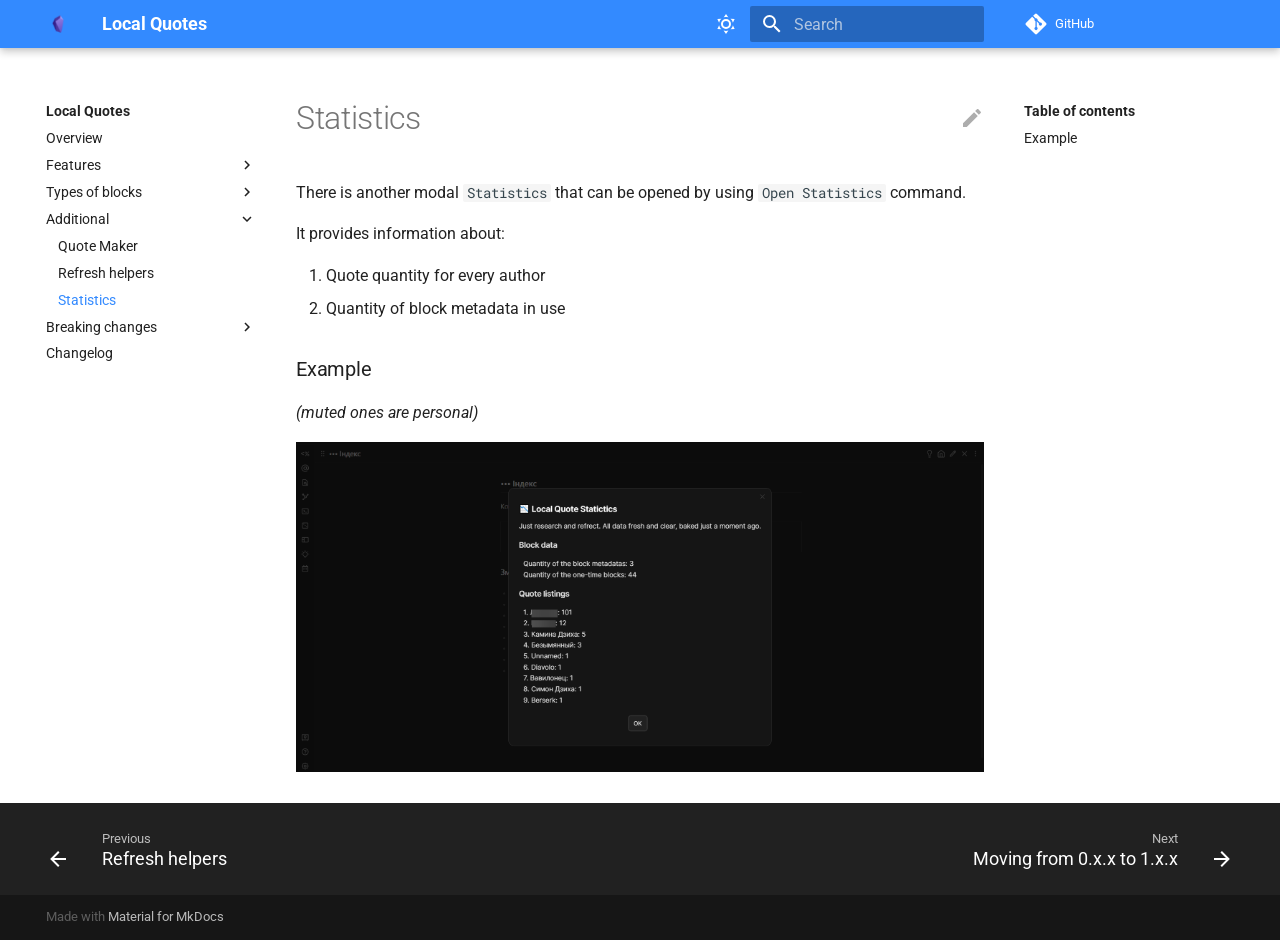
<file: additional/statistics/index.html>
<!doctype html>
<html lang="en" class="no-js">
  <head>
    
      <meta charset="utf-8">
      <meta name="viewport" content="width=device-width,initial-scale=1">
      
      
      
      <link rel="icon" href="../../assets/obsidian.png">
      <meta name="generator" content="mkdocs-1.3.1, mkdocs-material-8.3.9">
    
    
      
        <title>Statistics - Local Quotes</title>
      
    
    
      <link rel="stylesheet" href="../../assets/stylesheets/main.1d29e8d0.min.css">
      
        
        <link rel="stylesheet" href="../../assets/stylesheets/palette.cbb835fc.min.css">
        
      
      
    
    
    
      
        
        
        <link rel="preconnect" href="https://fonts.gstatic.com" crossorigin>
        <link rel="stylesheet" href="https://fonts.googleapis.com/css?family=Roboto:300,300i,400,400i,700,700i%7CRoboto+Mono:400,400i,700,700i&display=fallback">
        <style>:root{--md-text-font:"Roboto";--md-code-font:"Roboto Mono"}</style>
      
    
    
      <link rel="stylesheet" href="../../assets/css/extra.css">
    
    <script>__md_scope=new URL("../..",location),__md_get=(e,_=localStorage,t=__md_scope)=>JSON.parse(_.getItem(t.pathname+"."+e)),__md_set=(e,_,t=localStorage,a=__md_scope)=>{try{t.setItem(a.pathname+"."+e,JSON.stringify(_))}catch(e){}}</script>
    
      

    
    
  </head>
  
  
    
    
      
    
    
    
    
    <body dir="ltr" data-md-color-scheme="default" data-md-color-primary="" data-md-color-accent="">
  
    
    
      <script>var palette=__md_get("__palette");if(palette&&"object"==typeof palette.color)for(var key of Object.keys(palette.color))document.body.setAttribute("data-md-color-"+key,palette.color[key])</script>
    
    <input class="md-toggle" data-md-toggle="drawer" type="checkbox" id="__drawer" autocomplete="off">
    <input class="md-toggle" data-md-toggle="search" type="checkbox" id="__search" autocomplete="off">
    <label class="md-overlay" for="__drawer"></label>
    <div data-md-component="skip">
      
        
        <a href="#example" class="md-skip">
          Skip to content
        </a>
      
    </div>
    <div data-md-component="announce">
      
    </div>
    
    
      

<header class="md-header" data-md-component="header">
  <nav class="md-header__inner md-grid" aria-label="Header">
    <a href="../.." title="Local Quotes" class="md-header__button md-logo" aria-label="Local Quotes" data-md-component="logo">
      
  <img src="../../assets/obsidian.png" alt="logo">

    </a>
    <label class="md-header__button md-icon" for="__drawer">
      <svg xmlns="http://www.w3.org/2000/svg" viewBox="0 0 24 24"><path d="M3 6h18v2H3V6m0 5h18v2H3v-2m0 5h18v2H3v-2Z"/></svg>
    </label>
    <div class="md-header__title" data-md-component="header-title">
      <div class="md-header__ellipsis">
        <div class="md-header__topic">
          <span class="md-ellipsis">
            Local Quotes
          </span>
        </div>
        <div class="md-header__topic" data-md-component="header-topic">
          <span class="md-ellipsis">
            
              Statistics
            
          </span>
        </div>
      </div>
    </div>
    
      <form class="md-header__option" data-md-component="palette">
        
          
          
          <input class="md-option" data-md-color-media="" data-md-color-scheme="default" data-md-color-primary="" data-md-color-accent=""  aria-label="Switch to dark mode"  type="radio" name="__palette" id="__palette_1">
          
            <label class="md-header__button md-icon" title="Switch to dark mode" for="__palette_2" hidden>
              <svg xmlns="http://www.w3.org/2000/svg" viewBox="0 0 24 24"><path d="M12 7a5 5 0 0 1 5 5 5 5 0 0 1-5 5 5 5 0 0 1-5-5 5 5 0 0 1 5-5m0 2a3 3 0 0 0-3 3 3 3 0 0 0 3 3 3 3 0 0 0 3-3 3 3 0 0 0-3-3m0-7 2.39 3.42C13.65 5.15 12.84 5 12 5c-.84 0-1.65.15-2.39.42L12 2M3.34 7l4.16-.35A7.2 7.2 0 0 0 5.94 8.5c-.44.74-.69 1.5-.83 2.29L3.34 7m.02 10 1.76-3.77a7.131 7.131 0 0 0 2.38 4.14L3.36 17M20.65 7l-1.77 3.79a7.023 7.023 0 0 0-2.38-4.15l4.15.36m-.01 10-4.14.36c.59-.51 1.12-1.14 1.54-1.86.42-.73.69-1.5.83-2.29L20.64 17M12 22l-2.41-3.44c.74.27 1.55.44 2.41.44.82 0 1.63-.17 2.37-.44L12 22Z"/></svg>
            </label>
          
        
          
          
          <input class="md-option" data-md-color-media="" data-md-color-scheme="slate" data-md-color-primary="" data-md-color-accent=""  aria-label="Switch to light mode"  type="radio" name="__palette" id="__palette_2">
          
            <label class="md-header__button md-icon" title="Switch to light mode" for="__palette_1" hidden>
              <svg xmlns="http://www.w3.org/2000/svg" viewBox="0 0 24 24"><path d="m17.75 4.09-2.53 1.94.91 3.06-2.63-1.81-2.63 1.81.91-3.06-2.53-1.94L12.44 4l1.06-3 1.06 3 3.19.09m3.5 6.91-1.64 1.25.59 1.98-1.7-1.17-1.7 1.17.59-1.98L15.75 11l2.06-.05L18.5 9l.69 1.95 2.06.05m-2.28 4.95c.83-.08 1.72 1.1 1.19 1.85-.32.45-.66.87-1.08 1.27C15.17 23 8.84 23 4.94 19.07c-3.91-3.9-3.91-10.24 0-14.14.4-.4.82-.76 1.27-1.08.75-.53 1.93.36 1.85 1.19-.27 2.86.69 5.83 2.89 8.02a9.96 9.96 0 0 0 8.02 2.89m-1.64 2.02a12.08 12.08 0 0 1-7.8-3.47c-2.17-2.19-3.33-5-3.49-7.82-2.81 3.14-2.7 7.96.31 10.98 3.02 3.01 7.84 3.12 10.98.31Z"/></svg>
            </label>
          
        
      </form>
    
    
    
      <label class="md-header__button md-icon" for="__search">
        <svg xmlns="http://www.w3.org/2000/svg" viewBox="0 0 24 24"><path d="M9.5 3A6.5 6.5 0 0 1 16 9.5c0 1.61-.59 3.09-1.56 4.23l.27.27h.79l5 5-1.5 1.5-5-5v-.79l-.27-.27A6.516 6.516 0 0 1 9.5 16 6.5 6.5 0 0 1 3 9.5 6.5 6.5 0 0 1 9.5 3m0 2C7 5 5 7 5 9.5S7 14 9.5 14 14 12 14 9.5 12 5 9.5 5Z"/></svg>
      </label>
      <div class="md-search" data-md-component="search" role="dialog">
  <label class="md-search__overlay" for="__search"></label>
  <div class="md-search__inner" role="search">
    <form class="md-search__form" name="search">
      <input type="text" class="md-search__input" name="query" aria-label="Search" placeholder="Search" autocapitalize="off" autocorrect="off" autocomplete="off" spellcheck="false" data-md-component="search-query" required>
      <label class="md-search__icon md-icon" for="__search">
        <svg xmlns="http://www.w3.org/2000/svg" viewBox="0 0 24 24"><path d="M9.5 3A6.5 6.5 0 0 1 16 9.5c0 1.61-.59 3.09-1.56 4.23l.27.27h.79l5 5-1.5 1.5-5-5v-.79l-.27-.27A6.516 6.516 0 0 1 9.5 16 6.5 6.5 0 0 1 3 9.5 6.5 6.5 0 0 1 9.5 3m0 2C7 5 5 7 5 9.5S7 14 9.5 14 14 12 14 9.5 12 5 9.5 5Z"/></svg>
        <svg xmlns="http://www.w3.org/2000/svg" viewBox="0 0 24 24"><path d="M20 11v2H8l5.5 5.5-1.42 1.42L4.16 12l7.92-7.92L13.5 5.5 8 11h12Z"/></svg>
      </label>
      <nav class="md-search__options" aria-label="Search">
        
        <button type="reset" class="md-search__icon md-icon" aria-label="Clear" tabindex="-1">
          <svg xmlns="http://www.w3.org/2000/svg" viewBox="0 0 24 24"><path d="M19 6.41 17.59 5 12 10.59 6.41 5 5 6.41 10.59 12 5 17.59 6.41 19 12 13.41 17.59 19 19 17.59 13.41 12 19 6.41Z"/></svg>
        </button>
      </nav>
      
    </form>
    <div class="md-search__output">
      <div class="md-search__scrollwrap" data-md-scrollfix>
        <div class="md-search-result" data-md-component="search-result">
          <div class="md-search-result__meta">
            Initializing search
          </div>
          <ol class="md-search-result__list"></ol>
        </div>
      </div>
    </div>
  </div>
</div>
    
    
      <div class="md-header__source">
        <a href="https://github.com/ka1tzyu/local-quotes" title="Go to repository" class="md-source" data-md-component="source">
  <div class="md-source__icon md-icon">
    
    <svg xmlns="http://www.w3.org/2000/svg" viewBox="0 0 448 512"><!--! Font Awesome Free 6.1.1 by @fontawesome - https://fontawesome.com License - https://fontawesome.com/license/free (Icons: CC BY 4.0, Fonts: SIL OFL 1.1, Code: MIT License) Copyright 2022 Fonticons, Inc.--><path d="M439.55 236.05 244 40.45a28.87 28.87 0 0 0-40.81 0l-40.66 40.63 51.52 51.52c27.06-9.14 52.68 16.77 43.39 43.68l49.66 49.66c34.23-11.8 61.18 31 35.47 56.69-26.49 26.49-70.21-2.87-56-37.34L240.22 199v121.85c25.3 12.54 22.26 41.85 9.08 55a34.34 34.34 0 0 1-48.55 0c-17.57-17.6-11.07-46.91 11.25-56v-123c-20.8-8.51-24.6-30.74-18.64-45L142.57 101 8.45 235.14a28.86 28.86 0 0 0 0 40.81l195.61 195.6a28.86 28.86 0 0 0 40.8 0l194.69-194.69a28.86 28.86 0 0 0 0-40.81z"/></svg>
  </div>
  <div class="md-source__repository">
    GitHub
  </div>
</a>
      </div>
    
  </nav>
  
</header>
    
    <div class="md-container" data-md-component="container">
      
      
        
          
        
      
      <main class="md-main" data-md-component="main">
        <div class="md-main__inner md-grid">
          
            
              
              <div class="md-sidebar md-sidebar--primary" data-md-component="sidebar" data-md-type="navigation" >
                <div class="md-sidebar__scrollwrap">
                  <div class="md-sidebar__inner">
                    


<nav class="md-nav md-nav--primary" aria-label="Navigation" data-md-level="0">
  <label class="md-nav__title" for="__drawer">
    <a href="../.." title="Local Quotes" class="md-nav__button md-logo" aria-label="Local Quotes" data-md-component="logo">
      
  <img src="../../assets/obsidian.png" alt="logo">

    </a>
    Local Quotes
  </label>
  
    <div class="md-nav__source">
      <a href="https://github.com/ka1tzyu/local-quotes" title="Go to repository" class="md-source" data-md-component="source">
  <div class="md-source__icon md-icon">
    
    <svg xmlns="http://www.w3.org/2000/svg" viewBox="0 0 448 512"><!--! Font Awesome Free 6.1.1 by @fontawesome - https://fontawesome.com License - https://fontawesome.com/license/free (Icons: CC BY 4.0, Fonts: SIL OFL 1.1, Code: MIT License) Copyright 2022 Fonticons, Inc.--><path d="M439.55 236.05 244 40.45a28.87 28.87 0 0 0-40.81 0l-40.66 40.63 51.52 51.52c27.06-9.14 52.68 16.77 43.39 43.68l49.66 49.66c34.23-11.8 61.18 31 35.47 56.69-26.49 26.49-70.21-2.87-56-37.34L240.22 199v121.85c25.3 12.54 22.26 41.85 9.08 55a34.34 34.34 0 0 1-48.55 0c-17.57-17.6-11.07-46.91 11.25-56v-123c-20.8-8.51-24.6-30.74-18.64-45L142.57 101 8.45 235.14a28.86 28.86 0 0 0 0 40.81l195.61 195.6a28.86 28.86 0 0 0 40.8 0l194.69-194.69a28.86 28.86 0 0 0 0-40.81z"/></svg>
  </div>
  <div class="md-source__repository">
    GitHub
  </div>
</a>
    </div>
  
  <ul class="md-nav__list" data-md-scrollfix>
    
      
      
      

  
  
  
    <li class="md-nav__item">
      <a href="../.." class="md-nav__link">
        Overview
      </a>
    </li>
  

    
      
      
      

  
  
  
    
    <li class="md-nav__item md-nav__item--nested">
      
      
        <input class="md-nav__toggle md-toggle" data-md-toggle="__nav_2" type="checkbox" id="__nav_2" >
      
      
      
      
        <label class="md-nav__link" for="__nav_2">
          Features
          <span class="md-nav__icon md-icon"></span>
        </label>
      
      <nav class="md-nav" aria-label="Features" data-md-level="1">
        <label class="md-nav__title" for="__nav_2">
          <span class="md-nav__icon md-icon"></span>
          Features
        </label>
        <ul class="md-nav__list" data-md-scrollfix>
          
            
              
  
  
  
    <li class="md-nav__item">
      <a href="../../terms/quote-listings/" class="md-nav__link">
        Quote listing
      </a>
    </li>
  

            
          
            
              
  
  
  
    <li class="md-nav__item">
      <a href="../../terms/search/" class="md-nav__link">
        Search
      </a>
    </li>
  

            
          
        </ul>
      </nav>
    </li>
  

    
      
      
      

  
  
  
    
    <li class="md-nav__item md-nav__item--nested">
      
      
        <input class="md-nav__toggle md-toggle" data-md-toggle="__nav_3" type="checkbox" id="__nav_3" >
      
      
      
      
        <label class="md-nav__link" for="__nav_3">
          Types of blocks
          <span class="md-nav__icon md-icon"></span>
        </label>
      
      <nav class="md-nav" aria-label="Types of blocks" data-md-level="1">
        <label class="md-nav__title" for="__nav_3">
          <span class="md-nav__icon md-icon"></span>
          Types of blocks
        </label>
        <ul class="md-nav__list" data-md-scrollfix>
          
            
              
  
  
  
    <li class="md-nav__item">
      <a href="../../block-types/quote-block/" class="md-nav__link">
        Quote block
      </a>
    </li>
  

            
          
            
              
  
  
  
    <li class="md-nav__item">
      <a href="../../block-types/one-time-quote-block/" class="md-nav__link">
        One-time quote block
      </a>
    </li>
  

            
          
        </ul>
      </nav>
    </li>
  

    
      
      
      

  
  
    
  
  
    
    <li class="md-nav__item md-nav__item--active md-nav__item--nested">
      
      
        <input class="md-nav__toggle md-toggle" data-md-toggle="__nav_4" type="checkbox" id="__nav_4" checked>
      
      
      
      
        <label class="md-nav__link" for="__nav_4">
          Additional
          <span class="md-nav__icon md-icon"></span>
        </label>
      
      <nav class="md-nav" aria-label="Additional" data-md-level="1">
        <label class="md-nav__title" for="__nav_4">
          <span class="md-nav__icon md-icon"></span>
          Additional
        </label>
        <ul class="md-nav__list" data-md-scrollfix>
          
            
              
  
  
  
    <li class="md-nav__item">
      <a href="../quote-maker/" class="md-nav__link">
        Quote Maker
      </a>
    </li>
  

            
          
            
              
  
  
  
    <li class="md-nav__item">
      <a href="../refreshing-blocks/" class="md-nav__link">
        Refresh helpers
      </a>
    </li>
  

            
          
            
              
  
  
    
  
  
    <li class="md-nav__item md-nav__item--active">
      
      <input class="md-nav__toggle md-toggle" data-md-toggle="toc" type="checkbox" id="__toc">
      
      
      
        <label class="md-nav__link md-nav__link--active" for="__toc">
          Statistics
          <span class="md-nav__icon md-icon"></span>
        </label>
      
      <a href="./" class="md-nav__link md-nav__link--active">
        Statistics
      </a>
      
        

<nav class="md-nav md-nav--secondary" aria-label="Table of contents">
  
  
  
  
    <label class="md-nav__title" for="__toc">
      <span class="md-nav__icon md-icon"></span>
      Table of contents
    </label>
    <ul class="md-nav__list" data-md-component="toc" data-md-scrollfix>
      
        <li class="md-nav__item">
  <a href="#example" class="md-nav__link">
    Example
  </a>
  
</li>
      
    </ul>
  
</nav>
      
    </li>
  

            
          
        </ul>
      </nav>
    </li>
  

    
      
      
      

  
  
  
    
    <li class="md-nav__item md-nav__item--nested">
      
      
        <input class="md-nav__toggle md-toggle" data-md-toggle="__nav_5" type="checkbox" id="__nav_5" >
      
      
      
      
        <label class="md-nav__link" for="__nav_5">
          Breaking changes
          <span class="md-nav__icon md-icon"></span>
        </label>
      
      <nav class="md-nav" aria-label="Breaking changes" data-md-level="1">
        <label class="md-nav__title" for="__nav_5">
          <span class="md-nav__icon md-icon"></span>
          Breaking changes
        </label>
        <ul class="md-nav__list" data-md-scrollfix>
          
            
              
  
  
  
    <li class="md-nav__item">
      <a href="../../breaking/moving-from-0.x.x-to-1.x.x/" class="md-nav__link">
        Moving from 0.x.x to 1.x.x
      </a>
    </li>
  

            
          
        </ul>
      </nav>
    </li>
  

    
      
      
      

  
  
  
    <li class="md-nav__item">
      <a href="../../CHANGELOG/" class="md-nav__link">
        Changelog
      </a>
    </li>
  

    
  </ul>
</nav>
                  </div>
                </div>
              </div>
            
            
              
              <div class="md-sidebar md-sidebar--secondary" data-md-component="sidebar" data-md-type="toc" >
                <div class="md-sidebar__scrollwrap">
                  <div class="md-sidebar__inner">
                    

<nav class="md-nav md-nav--secondary" aria-label="Table of contents">
  
  
  
  
    <label class="md-nav__title" for="__toc">
      <span class="md-nav__icon md-icon"></span>
      Table of contents
    </label>
    <ul class="md-nav__list" data-md-component="toc" data-md-scrollfix>
      
        <li class="md-nav__item">
  <a href="#example" class="md-nav__link">
    Example
  </a>
  
</li>
      
    </ul>
  
</nav>
                  </div>
                </div>
              </div>
            
          
          <div class="md-content" data-md-component="content">
            <article class="md-content__inner md-typeset">
              
                
  <a href="https://github.com/ka1tzyu/local-quotes/edit/master/docs/docs/additional/statistics.md" title="Edit this page" class="md-content__button md-icon">
    <svg xmlns="http://www.w3.org/2000/svg" viewBox="0 0 24 24"><path d="M20.71 7.04c.39-.39.39-1.04 0-1.41l-2.34-2.34c-.37-.39-1.02-.39-1.41 0l-1.84 1.83 3.75 3.75M3 17.25V21h3.75L17.81 9.93l-3.75-3.75L3 17.25Z"/></svg>
  </a>



  <h1>Statistics</h1>

<p>There is another modal <code>Statistics</code> that can be opened by using <code>Open Statistics</code> command.</p>
<p>It provides information about:</p>
<ol>
<li>Quote quantity for every author</li>
<li>Quantity of block metadata in use</li>
</ol>
<h3 id="example">Example</h3>
<p><em>(muted ones are personal)</em></p>
<p><img alt="image" src="../../assets/statistics.png" /></p>

              
            </article>
            
          </div>
        </div>
        
      </main>
      
        <footer class="md-footer">
  
    
    <nav class="md-footer__inner md-grid" aria-label="Footer" >
      
        
        <a href="../refreshing-blocks/" class="md-footer__link md-footer__link--prev" aria-label="Previous: Refresh helpers" rel="prev">
          <div class="md-footer__button md-icon">
            <svg xmlns="http://www.w3.org/2000/svg" viewBox="0 0 24 24"><path d="M20 11v2H8l5.5 5.5-1.42 1.42L4.16 12l7.92-7.92L13.5 5.5 8 11h12Z"/></svg>
          </div>
          <div class="md-footer__title">
            <div class="md-ellipsis">
              <span class="md-footer__direction">
                Previous
              </span>
              Refresh helpers
            </div>
          </div>
        </a>
      
      
        
        <a href="../../breaking/moving-from-0.x.x-to-1.x.x/" class="md-footer__link md-footer__link--next" aria-label="Next: Moving from 0.x.x to 1.x.x" rel="next">
          <div class="md-footer__title">
            <div class="md-ellipsis">
              <span class="md-footer__direction">
                Next
              </span>
              Moving from 0.x.x to 1.x.x
            </div>
          </div>
          <div class="md-footer__button md-icon">
            <svg xmlns="http://www.w3.org/2000/svg" viewBox="0 0 24 24"><path d="M4 11v2h12l-5.5 5.5 1.42 1.42L19.84 12l-7.92-7.92L10.5 5.5 16 11H4Z"/></svg>
          </div>
        </a>
      
    </nav>
  
  <div class="md-footer-meta md-typeset">
    <div class="md-footer-meta__inner md-grid">
      <div class="md-copyright">
  
  
    Made with
    <a href="https://squidfunk.github.io/mkdocs-material/" target="_blank" rel="noopener">
      Material for MkDocs
    </a>
  
</div>
      
    </div>
  </div>
</footer>
      
    </div>
    <div class="md-dialog" data-md-component="dialog">
      <div class="md-dialog__inner md-typeset"></div>
    </div>
    <script id="__config" type="application/json">{"base": "../..", "features": [], "search": "../../assets/javascripts/workers/search.b97dbffb.min.js", "translations": {"clipboard.copied": "Copied to clipboard", "clipboard.copy": "Copy to clipboard", "search.config.lang": "en", "search.config.pipeline": "trimmer, stopWordFilter", "search.config.separator": "[\\s\\-]+", "search.placeholder": "Search", "search.result.more.one": "1 more on this page", "search.result.more.other": "# more on this page", "search.result.none": "No matching documents", "search.result.one": "1 matching document", "search.result.other": "# matching documents", "search.result.placeholder": "Type to start searching", "search.result.term.missing": "Missing", "select.version.title": "Select version"}}</script>
    
    
      <script src="../../assets/javascripts/bundle.6c7ad80a.min.js"></script>
      
    
  </body>
</html>
</file>
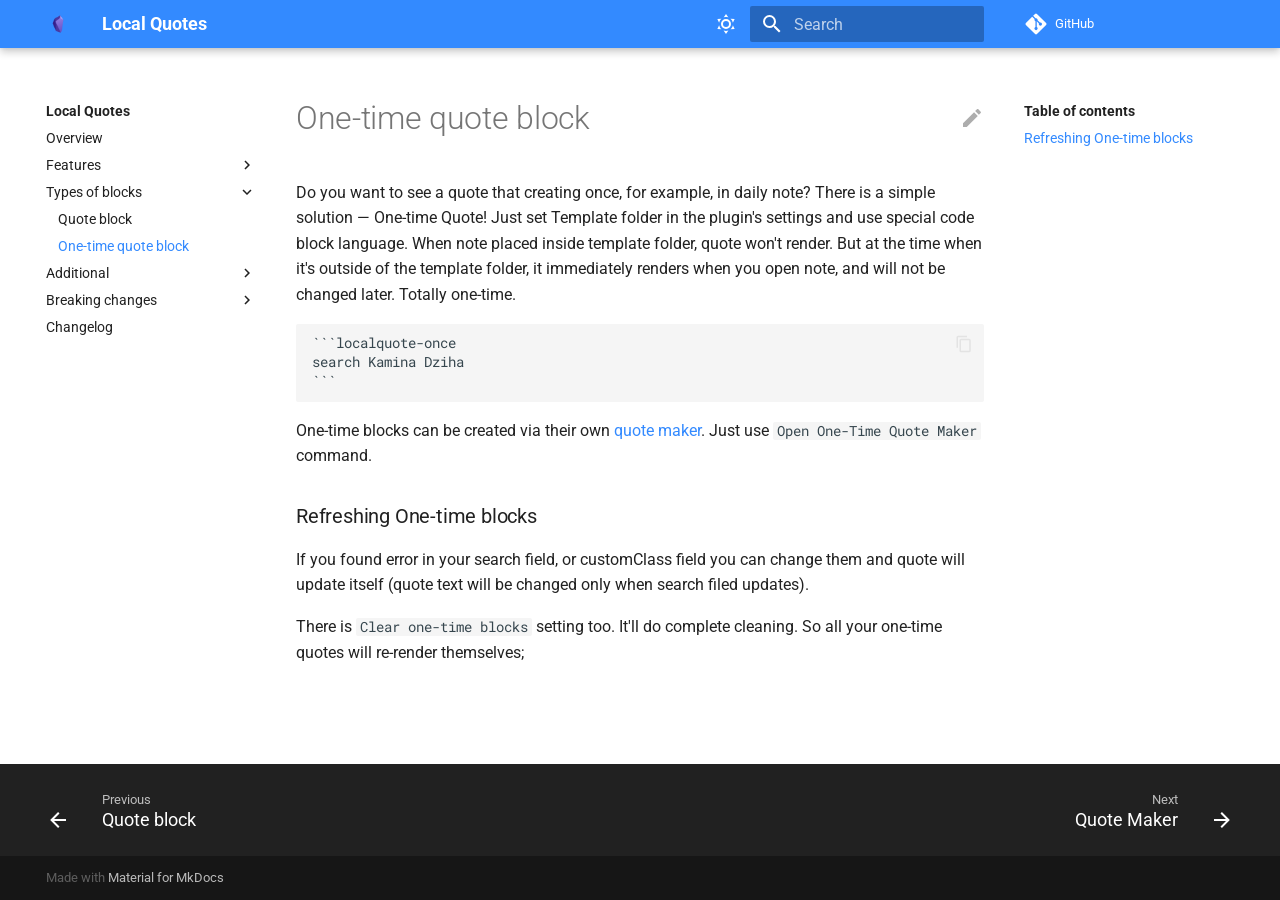
<file: block-types/one-time-quote-block/index.html>
<!doctype html>
<html lang="en" class="no-js">
  <head>
    
      <meta charset="utf-8">
      <meta name="viewport" content="width=device-width,initial-scale=1">
      
      
      
      <link rel="icon" href="../../assets/obsidian.png">
      <meta name="generator" content="mkdocs-1.3.1, mkdocs-material-8.3.9">
    
    
      
        <title>One-time quote block - Local Quotes</title>
      
    
    
      <link rel="stylesheet" href="../../assets/stylesheets/main.1d29e8d0.min.css">
      
        
        <link rel="stylesheet" href="../../assets/stylesheets/palette.cbb835fc.min.css">
        
      
      
    
    
    
      
        
        
        <link rel="preconnect" href="https://fonts.gstatic.com" crossorigin>
        <link rel="stylesheet" href="https://fonts.googleapis.com/css?family=Roboto:300,300i,400,400i,700,700i%7CRoboto+Mono:400,400i,700,700i&display=fallback">
        <style>:root{--md-text-font:"Roboto";--md-code-font:"Roboto Mono"}</style>
      
    
    
      <link rel="stylesheet" href="../../assets/css/extra.css">
    
    <script>__md_scope=new URL("../..",location),__md_get=(e,_=localStorage,t=__md_scope)=>JSON.parse(_.getItem(t.pathname+"."+e)),__md_set=(e,_,t=localStorage,a=__md_scope)=>{try{t.setItem(a.pathname+"."+e,JSON.stringify(_))}catch(e){}}</script>
    
      

    
    
  </head>
  
  
    
    
      
    
    
    
    
    <body dir="ltr" data-md-color-scheme="default" data-md-color-primary="" data-md-color-accent="">
  
    
    
      <script>var palette=__md_get("__palette");if(palette&&"object"==typeof palette.color)for(var key of Object.keys(palette.color))document.body.setAttribute("data-md-color-"+key,palette.color[key])</script>
    
    <input class="md-toggle" data-md-toggle="drawer" type="checkbox" id="__drawer" autocomplete="off">
    <input class="md-toggle" data-md-toggle="search" type="checkbox" id="__search" autocomplete="off">
    <label class="md-overlay" for="__drawer"></label>
    <div data-md-component="skip">
      
        
        <a href="#refreshing-one-time-blocks" class="md-skip">
          Skip to content
        </a>
      
    </div>
    <div data-md-component="announce">
      
    </div>
    
    
      

<header class="md-header" data-md-component="header">
  <nav class="md-header__inner md-grid" aria-label="Header">
    <a href="../.." title="Local Quotes" class="md-header__button md-logo" aria-label="Local Quotes" data-md-component="logo">
      
  <img src="../../assets/obsidian.png" alt="logo">

    </a>
    <label class="md-header__button md-icon" for="__drawer">
      <svg xmlns="http://www.w3.org/2000/svg" viewBox="0 0 24 24"><path d="M3 6h18v2H3V6m0 5h18v2H3v-2m0 5h18v2H3v-2Z"/></svg>
    </label>
    <div class="md-header__title" data-md-component="header-title">
      <div class="md-header__ellipsis">
        <div class="md-header__topic">
          <span class="md-ellipsis">
            Local Quotes
          </span>
        </div>
        <div class="md-header__topic" data-md-component="header-topic">
          <span class="md-ellipsis">
            
              One-time quote block
            
          </span>
        </div>
      </div>
    </div>
    
      <form class="md-header__option" data-md-component="palette">
        
          
          
          <input class="md-option" data-md-color-media="" data-md-color-scheme="default" data-md-color-primary="" data-md-color-accent=""  aria-label="Switch to dark mode"  type="radio" name="__palette" id="__palette_1">
          
            <label class="md-header__button md-icon" title="Switch to dark mode" for="__palette_2" hidden>
              <svg xmlns="http://www.w3.org/2000/svg" viewBox="0 0 24 24"><path d="M12 7a5 5 0 0 1 5 5 5 5 0 0 1-5 5 5 5 0 0 1-5-5 5 5 0 0 1 5-5m0 2a3 3 0 0 0-3 3 3 3 0 0 0 3 3 3 3 0 0 0 3-3 3 3 0 0 0-3-3m0-7 2.39 3.42C13.65 5.15 12.84 5 12 5c-.84 0-1.65.15-2.39.42L12 2M3.34 7l4.16-.35A7.2 7.2 0 0 0 5.94 8.5c-.44.74-.69 1.5-.83 2.29L3.34 7m.02 10 1.76-3.77a7.131 7.131 0 0 0 2.38 4.14L3.36 17M20.65 7l-1.77 3.79a7.023 7.023 0 0 0-2.38-4.15l4.15.36m-.01 10-4.14.36c.59-.51 1.12-1.14 1.54-1.86.42-.73.69-1.5.83-2.29L20.64 17M12 22l-2.41-3.44c.74.27 1.55.44 2.41.44.82 0 1.63-.17 2.37-.44L12 22Z"/></svg>
            </label>
          
        
          
          
          <input class="md-option" data-md-color-media="" data-md-color-scheme="slate" data-md-color-primary="" data-md-color-accent=""  aria-label="Switch to light mode"  type="radio" name="__palette" id="__palette_2">
          
            <label class="md-header__button md-icon" title="Switch to light mode" for="__palette_1" hidden>
              <svg xmlns="http://www.w3.org/2000/svg" viewBox="0 0 24 24"><path d="m17.75 4.09-2.53 1.94.91 3.06-2.63-1.81-2.63 1.81.91-3.06-2.53-1.94L12.44 4l1.06-3 1.06 3 3.19.09m3.5 6.91-1.64 1.25.59 1.98-1.7-1.17-1.7 1.17.59-1.98L15.75 11l2.06-.05L18.5 9l.69 1.95 2.06.05m-2.28 4.95c.83-.08 1.72 1.1 1.19 1.85-.32.45-.66.87-1.08 1.27C15.17 23 8.84 23 4.94 19.07c-3.91-3.9-3.91-10.24 0-14.14.4-.4.82-.76 1.27-1.08.75-.53 1.93.36 1.85 1.19-.27 2.86.69 5.83 2.89 8.02a9.96 9.96 0 0 0 8.02 2.89m-1.64 2.02a12.08 12.08 0 0 1-7.8-3.47c-2.17-2.19-3.33-5-3.49-7.82-2.81 3.14-2.7 7.96.31 10.98 3.02 3.01 7.84 3.12 10.98.31Z"/></svg>
            </label>
          
        
      </form>
    
    
    
      <label class="md-header__button md-icon" for="__search">
        <svg xmlns="http://www.w3.org/2000/svg" viewBox="0 0 24 24"><path d="M9.5 3A6.5 6.5 0 0 1 16 9.5c0 1.61-.59 3.09-1.56 4.23l.27.27h.79l5 5-1.5 1.5-5-5v-.79l-.27-.27A6.516 6.516 0 0 1 9.5 16 6.5 6.5 0 0 1 3 9.5 6.5 6.5 0 0 1 9.5 3m0 2C7 5 5 7 5 9.5S7 14 9.5 14 14 12 14 9.5 12 5 9.5 5Z"/></svg>
      </label>
      <div class="md-search" data-md-component="search" role="dialog">
  <label class="md-search__overlay" for="__search"></label>
  <div class="md-search__inner" role="search">
    <form class="md-search__form" name="search">
      <input type="text" class="md-search__input" name="query" aria-label="Search" placeholder="Search" autocapitalize="off" autocorrect="off" autocomplete="off" spellcheck="false" data-md-component="search-query" required>
      <label class="md-search__icon md-icon" for="__search">
        <svg xmlns="http://www.w3.org/2000/svg" viewBox="0 0 24 24"><path d="M9.5 3A6.5 6.5 0 0 1 16 9.5c0 1.61-.59 3.09-1.56 4.23l.27.27h.79l5 5-1.5 1.5-5-5v-.79l-.27-.27A6.516 6.516 0 0 1 9.5 16 6.5 6.5 0 0 1 3 9.5 6.5 6.5 0 0 1 9.5 3m0 2C7 5 5 7 5 9.5S7 14 9.5 14 14 12 14 9.5 12 5 9.5 5Z"/></svg>
        <svg xmlns="http://www.w3.org/2000/svg" viewBox="0 0 24 24"><path d="M20 11v2H8l5.5 5.5-1.42 1.42L4.16 12l7.92-7.92L13.5 5.5 8 11h12Z"/></svg>
      </label>
      <nav class="md-search__options" aria-label="Search">
        
        <button type="reset" class="md-search__icon md-icon" aria-label="Clear" tabindex="-1">
          <svg xmlns="http://www.w3.org/2000/svg" viewBox="0 0 24 24"><path d="M19 6.41 17.59 5 12 10.59 6.41 5 5 6.41 10.59 12 5 17.59 6.41 19 12 13.41 17.59 19 19 17.59 13.41 12 19 6.41Z"/></svg>
        </button>
      </nav>
      
    </form>
    <div class="md-search__output">
      <div class="md-search__scrollwrap" data-md-scrollfix>
        <div class="md-search-result" data-md-component="search-result">
          <div class="md-search-result__meta">
            Initializing search
          </div>
          <ol class="md-search-result__list"></ol>
        </div>
      </div>
    </div>
  </div>
</div>
    
    
      <div class="md-header__source">
        <a href="https://github.com/ka1tzyu/local-quotes" title="Go to repository" class="md-source" data-md-component="source">
  <div class="md-source__icon md-icon">
    
    <svg xmlns="http://www.w3.org/2000/svg" viewBox="0 0 448 512"><!--! Font Awesome Free 6.1.1 by @fontawesome - https://fontawesome.com License - https://fontawesome.com/license/free (Icons: CC BY 4.0, Fonts: SIL OFL 1.1, Code: MIT License) Copyright 2022 Fonticons, Inc.--><path d="M439.55 236.05 244 40.45a28.87 28.87 0 0 0-40.81 0l-40.66 40.63 51.52 51.52c27.06-9.14 52.68 16.77 43.39 43.68l49.66 49.66c34.23-11.8 61.18 31 35.47 56.69-26.49 26.49-70.21-2.87-56-37.34L240.22 199v121.85c25.3 12.54 22.26 41.85 9.08 55a34.34 34.34 0 0 1-48.55 0c-17.57-17.6-11.07-46.91 11.25-56v-123c-20.8-8.51-24.6-30.74-18.64-45L142.57 101 8.45 235.14a28.86 28.86 0 0 0 0 40.81l195.61 195.6a28.86 28.86 0 0 0 40.8 0l194.69-194.69a28.86 28.86 0 0 0 0-40.81z"/></svg>
  </div>
  <div class="md-source__repository">
    GitHub
  </div>
</a>
      </div>
    
  </nav>
  
</header>
    
    <div class="md-container" data-md-component="container">
      
      
        
          
        
      
      <main class="md-main" data-md-component="main">
        <div class="md-main__inner md-grid">
          
            
              
              <div class="md-sidebar md-sidebar--primary" data-md-component="sidebar" data-md-type="navigation" >
                <div class="md-sidebar__scrollwrap">
                  <div class="md-sidebar__inner">
                    


<nav class="md-nav md-nav--primary" aria-label="Navigation" data-md-level="0">
  <label class="md-nav__title" for="__drawer">
    <a href="../.." title="Local Quotes" class="md-nav__button md-logo" aria-label="Local Quotes" data-md-component="logo">
      
  <img src="../../assets/obsidian.png" alt="logo">

    </a>
    Local Quotes
  </label>
  
    <div class="md-nav__source">
      <a href="https://github.com/ka1tzyu/local-quotes" title="Go to repository" class="md-source" data-md-component="source">
  <div class="md-source__icon md-icon">
    
    <svg xmlns="http://www.w3.org/2000/svg" viewBox="0 0 448 512"><!--! Font Awesome Free 6.1.1 by @fontawesome - https://fontawesome.com License - https://fontawesome.com/license/free (Icons: CC BY 4.0, Fonts: SIL OFL 1.1, Code: MIT License) Copyright 2022 Fonticons, Inc.--><path d="M439.55 236.05 244 40.45a28.87 28.87 0 0 0-40.81 0l-40.66 40.63 51.52 51.52c27.06-9.14 52.68 16.77 43.39 43.68l49.66 49.66c34.23-11.8 61.18 31 35.47 56.69-26.49 26.49-70.21-2.87-56-37.34L240.22 199v121.85c25.3 12.54 22.26 41.85 9.08 55a34.34 34.34 0 0 1-48.55 0c-17.57-17.6-11.07-46.91 11.25-56v-123c-20.8-8.51-24.6-30.74-18.64-45L142.57 101 8.45 235.14a28.86 28.86 0 0 0 0 40.81l195.61 195.6a28.86 28.86 0 0 0 40.8 0l194.69-194.69a28.86 28.86 0 0 0 0-40.81z"/></svg>
  </div>
  <div class="md-source__repository">
    GitHub
  </div>
</a>
    </div>
  
  <ul class="md-nav__list" data-md-scrollfix>
    
      
      
      

  
  
  
    <li class="md-nav__item">
      <a href="../.." class="md-nav__link">
        Overview
      </a>
    </li>
  

    
      
      
      

  
  
  
    
    <li class="md-nav__item md-nav__item--nested">
      
      
        <input class="md-nav__toggle md-toggle" data-md-toggle="__nav_2" type="checkbox" id="__nav_2" >
      
      
      
      
        <label class="md-nav__link" for="__nav_2">
          Features
          <span class="md-nav__icon md-icon"></span>
        </label>
      
      <nav class="md-nav" aria-label="Features" data-md-level="1">
        <label class="md-nav__title" for="__nav_2">
          <span class="md-nav__icon md-icon"></span>
          Features
        </label>
        <ul class="md-nav__list" data-md-scrollfix>
          
            
              
  
  
  
    <li class="md-nav__item">
      <a href="../../terms/quote-listings/" class="md-nav__link">
        Quote listing
      </a>
    </li>
  

            
          
            
              
  
  
  
    <li class="md-nav__item">
      <a href="../../terms/search/" class="md-nav__link">
        Search
      </a>
    </li>
  

            
          
        </ul>
      </nav>
    </li>
  

    
      
      
      

  
  
    
  
  
    
    <li class="md-nav__item md-nav__item--active md-nav__item--nested">
      
      
        <input class="md-nav__toggle md-toggle" data-md-toggle="__nav_3" type="checkbox" id="__nav_3" checked>
      
      
      
      
        <label class="md-nav__link" for="__nav_3">
          Types of blocks
          <span class="md-nav__icon md-icon"></span>
        </label>
      
      <nav class="md-nav" aria-label="Types of blocks" data-md-level="1">
        <label class="md-nav__title" for="__nav_3">
          <span class="md-nav__icon md-icon"></span>
          Types of blocks
        </label>
        <ul class="md-nav__list" data-md-scrollfix>
          
            
              
  
  
  
    <li class="md-nav__item">
      <a href="../quote-block/" class="md-nav__link">
        Quote block
      </a>
    </li>
  

            
          
            
              
  
  
    
  
  
    <li class="md-nav__item md-nav__item--active">
      
      <input class="md-nav__toggle md-toggle" data-md-toggle="toc" type="checkbox" id="__toc">
      
      
      
        <label class="md-nav__link md-nav__link--active" for="__toc">
          One-time quote block
          <span class="md-nav__icon md-icon"></span>
        </label>
      
      <a href="./" class="md-nav__link md-nav__link--active">
        One-time quote block
      </a>
      
        

<nav class="md-nav md-nav--secondary" aria-label="Table of contents">
  
  
  
  
    <label class="md-nav__title" for="__toc">
      <span class="md-nav__icon md-icon"></span>
      Table of contents
    </label>
    <ul class="md-nav__list" data-md-component="toc" data-md-scrollfix>
      
        <li class="md-nav__item">
  <a href="#refreshing-one-time-blocks" class="md-nav__link">
    Refreshing One-time blocks
  </a>
  
</li>
      
    </ul>
  
</nav>
      
    </li>
  

            
          
        </ul>
      </nav>
    </li>
  

    
      
      
      

  
  
  
    
    <li class="md-nav__item md-nav__item--nested">
      
      
        <input class="md-nav__toggle md-toggle" data-md-toggle="__nav_4" type="checkbox" id="__nav_4" >
      
      
      
      
        <label class="md-nav__link" for="__nav_4">
          Additional
          <span class="md-nav__icon md-icon"></span>
        </label>
      
      <nav class="md-nav" aria-label="Additional" data-md-level="1">
        <label class="md-nav__title" for="__nav_4">
          <span class="md-nav__icon md-icon"></span>
          Additional
        </label>
        <ul class="md-nav__list" data-md-scrollfix>
          
            
              
  
  
  
    <li class="md-nav__item">
      <a href="../../additional/quote-maker/" class="md-nav__link">
        Quote Maker
      </a>
    </li>
  

            
          
            
              
  
  
  
    <li class="md-nav__item">
      <a href="../../additional/refreshing-blocks/" class="md-nav__link">
        Refresh helpers
      </a>
    </li>
  

            
          
            
              
  
  
  
    <li class="md-nav__item">
      <a href="../../additional/statistics/" class="md-nav__link">
        Statistics
      </a>
    </li>
  

            
          
        </ul>
      </nav>
    </li>
  

    
      
      
      

  
  
  
    
    <li class="md-nav__item md-nav__item--nested">
      
      
        <input class="md-nav__toggle md-toggle" data-md-toggle="__nav_5" type="checkbox" id="__nav_5" >
      
      
      
      
        <label class="md-nav__link" for="__nav_5">
          Breaking changes
          <span class="md-nav__icon md-icon"></span>
        </label>
      
      <nav class="md-nav" aria-label="Breaking changes" data-md-level="1">
        <label class="md-nav__title" for="__nav_5">
          <span class="md-nav__icon md-icon"></span>
          Breaking changes
        </label>
        <ul class="md-nav__list" data-md-scrollfix>
          
            
              
  
  
  
    <li class="md-nav__item">
      <a href="../../breaking/moving-from-0.x.x-to-1.x.x/" class="md-nav__link">
        Moving from 0.x.x to 1.x.x
      </a>
    </li>
  

            
          
        </ul>
      </nav>
    </li>
  

    
      
      
      

  
  
  
    <li class="md-nav__item">
      <a href="../../CHANGELOG/" class="md-nav__link">
        Changelog
      </a>
    </li>
  

    
  </ul>
</nav>
                  </div>
                </div>
              </div>
            
            
              
              <div class="md-sidebar md-sidebar--secondary" data-md-component="sidebar" data-md-type="toc" >
                <div class="md-sidebar__scrollwrap">
                  <div class="md-sidebar__inner">
                    

<nav class="md-nav md-nav--secondary" aria-label="Table of contents">
  
  
  
  
    <label class="md-nav__title" for="__toc">
      <span class="md-nav__icon md-icon"></span>
      Table of contents
    </label>
    <ul class="md-nav__list" data-md-component="toc" data-md-scrollfix>
      
        <li class="md-nav__item">
  <a href="#refreshing-one-time-blocks" class="md-nav__link">
    Refreshing One-time blocks
  </a>
  
</li>
      
    </ul>
  
</nav>
                  </div>
                </div>
              </div>
            
          
          <div class="md-content" data-md-component="content">
            <article class="md-content__inner md-typeset">
              
                
  <a href="https://github.com/ka1tzyu/local-quotes/edit/master/docs/docs/block-types/one-time-quote-block.md" title="Edit this page" class="md-content__button md-icon">
    <svg xmlns="http://www.w3.org/2000/svg" viewBox="0 0 24 24"><path d="M20.71 7.04c.39-.39.39-1.04 0-1.41l-2.34-2.34c-.37-.39-1.02-.39-1.41 0l-1.84 1.83 3.75 3.75M3 17.25V21h3.75L17.81 9.93l-3.75-3.75L3 17.25Z"/></svg>
  </a>



  <h1>One-time quote block</h1>

<p>Do you want to see a quote that creating once, for example, in daily note? There is a simple 
solution — One-time Quote! Just set Template folder in the plugin's settings and use special code block language. 
When note placed inside template folder, quote won't render. But at the time when it's outside of the template 
folder, it immediately renders when you open note, and will not be changed later. Totally one-time.</p>
<pre><code>```localquote-once
search Kamina Dziha
```
</code></pre>
<p>One-time blocks can be created via their own <a href="../../additional/quote-maker/">quote maker</a>. Just 
use <code>Open One-Time Quote Maker</code> command.</p>
<h3 id="refreshing-one-time-blocks">Refreshing One-time blocks</h3>
<p>If you found error in your search field, or customClass field you can change them and quote will update itself 
(quote text will be changed only when search filed updates).</p>
<p>There is <code>Clear one-time blocks</code> setting too. It'll do complete cleaning. So all your one-time quotes will 
re-render themselves;</p>

              
            </article>
            
          </div>
        </div>
        
      </main>
      
        <footer class="md-footer">
  
    
    <nav class="md-footer__inner md-grid" aria-label="Footer" >
      
        
        <a href="../quote-block/" class="md-footer__link md-footer__link--prev" aria-label="Previous: Quote block" rel="prev">
          <div class="md-footer__button md-icon">
            <svg xmlns="http://www.w3.org/2000/svg" viewBox="0 0 24 24"><path d="M20 11v2H8l5.5 5.5-1.42 1.42L4.16 12l7.92-7.92L13.5 5.5 8 11h12Z"/></svg>
          </div>
          <div class="md-footer__title">
            <div class="md-ellipsis">
              <span class="md-footer__direction">
                Previous
              </span>
              Quote block
            </div>
          </div>
        </a>
      
      
        
        <a href="../../additional/quote-maker/" class="md-footer__link md-footer__link--next" aria-label="Next: Quote Maker" rel="next">
          <div class="md-footer__title">
            <div class="md-ellipsis">
              <span class="md-footer__direction">
                Next
              </span>
              Quote Maker
            </div>
          </div>
          <div class="md-footer__button md-icon">
            <svg xmlns="http://www.w3.org/2000/svg" viewBox="0 0 24 24"><path d="M4 11v2h12l-5.5 5.5 1.42 1.42L19.84 12l-7.92-7.92L10.5 5.5 16 11H4Z"/></svg>
          </div>
        </a>
      
    </nav>
  
  <div class="md-footer-meta md-typeset">
    <div class="md-footer-meta__inner md-grid">
      <div class="md-copyright">
  
  
    Made with
    <a href="https://squidfunk.github.io/mkdocs-material/" target="_blank" rel="noopener">
      Material for MkDocs
    </a>
  
</div>
      
    </div>
  </div>
</footer>
      
    </div>
    <div class="md-dialog" data-md-component="dialog">
      <div class="md-dialog__inner md-typeset"></div>
    </div>
    <script id="__config" type="application/json">{"base": "../..", "features": [], "search": "../../assets/javascripts/workers/search.b97dbffb.min.js", "translations": {"clipboard.copied": "Copied to clipboard", "clipboard.copy": "Copy to clipboard", "search.config.lang": "en", "search.config.pipeline": "trimmer, stopWordFilter", "search.config.separator": "[\\s\\-]+", "search.placeholder": "Search", "search.result.more.one": "1 more on this page", "search.result.more.other": "# more on this page", "search.result.none": "No matching documents", "search.result.one": "1 matching document", "search.result.other": "# matching documents", "search.result.placeholder": "Type to start searching", "search.result.term.missing": "Missing", "select.version.title": "Select version"}}</script>
    
    
      <script src="../../assets/javascripts/bundle.6c7ad80a.min.js"></script>
      
    
  </body>
</html>
</file>
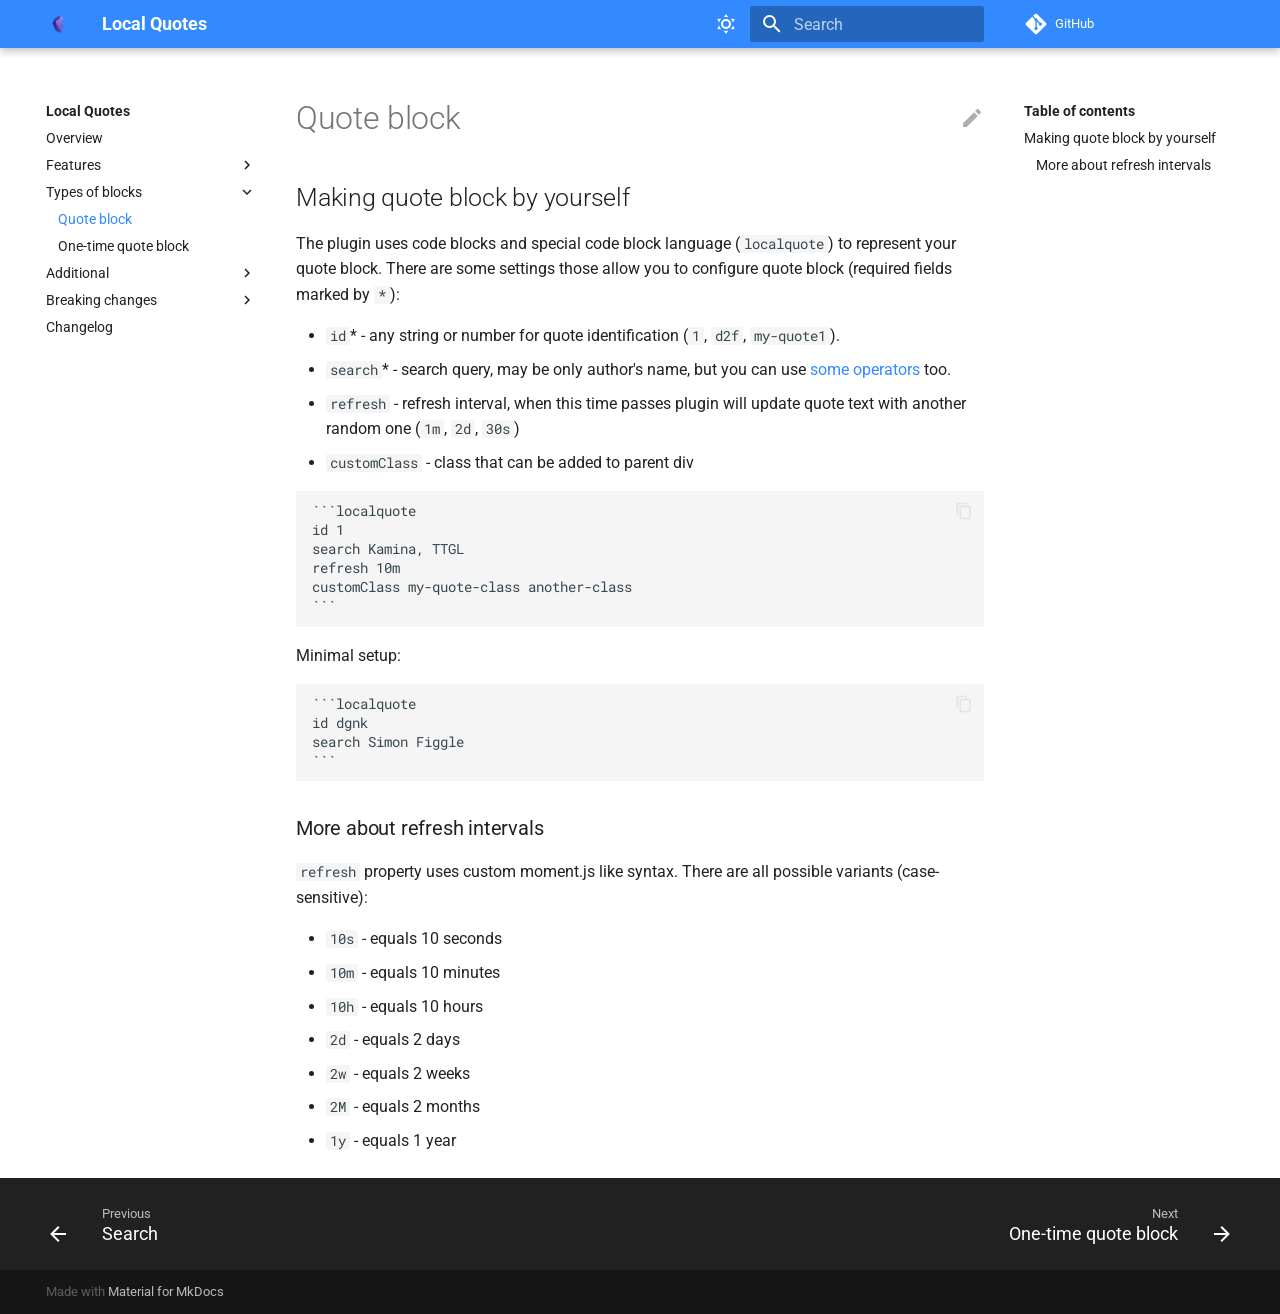
<file: block-types/quote-block/index.html>
<!doctype html>
<html lang="en" class="no-js">
  <head>
    
      <meta charset="utf-8">
      <meta name="viewport" content="width=device-width,initial-scale=1">
      
      
      
      <link rel="icon" href="../../assets/obsidian.png">
      <meta name="generator" content="mkdocs-1.3.1, mkdocs-material-8.3.9">
    
    
      
        <title>Quote block - Local Quotes</title>
      
    
    
      <link rel="stylesheet" href="../../assets/stylesheets/main.1d29e8d0.min.css">
      
        
        <link rel="stylesheet" href="../../assets/stylesheets/palette.cbb835fc.min.css">
        
      
      
    
    
    
      
        
        
        <link rel="preconnect" href="https://fonts.gstatic.com" crossorigin>
        <link rel="stylesheet" href="https://fonts.googleapis.com/css?family=Roboto:300,300i,400,400i,700,700i%7CRoboto+Mono:400,400i,700,700i&display=fallback">
        <style>:root{--md-text-font:"Roboto";--md-code-font:"Roboto Mono"}</style>
      
    
    
      <link rel="stylesheet" href="../../assets/css/extra.css">
    
    <script>__md_scope=new URL("../..",location),__md_get=(e,_=localStorage,t=__md_scope)=>JSON.parse(_.getItem(t.pathname+"."+e)),__md_set=(e,_,t=localStorage,a=__md_scope)=>{try{t.setItem(a.pathname+"."+e,JSON.stringify(_))}catch(e){}}</script>
    
      

    
    
  </head>
  
  
    
    
      
    
    
    
    
    <body dir="ltr" data-md-color-scheme="default" data-md-color-primary="" data-md-color-accent="">
  
    
    
      <script>var palette=__md_get("__palette");if(palette&&"object"==typeof palette.color)for(var key of Object.keys(palette.color))document.body.setAttribute("data-md-color-"+key,palette.color[key])</script>
    
    <input class="md-toggle" data-md-toggle="drawer" type="checkbox" id="__drawer" autocomplete="off">
    <input class="md-toggle" data-md-toggle="search" type="checkbox" id="__search" autocomplete="off">
    <label class="md-overlay" for="__drawer"></label>
    <div data-md-component="skip">
      
        
        <a href="#making-quote-block-by-yourself" class="md-skip">
          Skip to content
        </a>
      
    </div>
    <div data-md-component="announce">
      
    </div>
    
    
      

<header class="md-header" data-md-component="header">
  <nav class="md-header__inner md-grid" aria-label="Header">
    <a href="../.." title="Local Quotes" class="md-header__button md-logo" aria-label="Local Quotes" data-md-component="logo">
      
  <img src="../../assets/obsidian.png" alt="logo">

    </a>
    <label class="md-header__button md-icon" for="__drawer">
      <svg xmlns="http://www.w3.org/2000/svg" viewBox="0 0 24 24"><path d="M3 6h18v2H3V6m0 5h18v2H3v-2m0 5h18v2H3v-2Z"/></svg>
    </label>
    <div class="md-header__title" data-md-component="header-title">
      <div class="md-header__ellipsis">
        <div class="md-header__topic">
          <span class="md-ellipsis">
            Local Quotes
          </span>
        </div>
        <div class="md-header__topic" data-md-component="header-topic">
          <span class="md-ellipsis">
            
              Quote block
            
          </span>
        </div>
      </div>
    </div>
    
      <form class="md-header__option" data-md-component="palette">
        
          
          
          <input class="md-option" data-md-color-media="" data-md-color-scheme="default" data-md-color-primary="" data-md-color-accent=""  aria-label="Switch to dark mode"  type="radio" name="__palette" id="__palette_1">
          
            <label class="md-header__button md-icon" title="Switch to dark mode" for="__palette_2" hidden>
              <svg xmlns="http://www.w3.org/2000/svg" viewBox="0 0 24 24"><path d="M12 7a5 5 0 0 1 5 5 5 5 0 0 1-5 5 5 5 0 0 1-5-5 5 5 0 0 1 5-5m0 2a3 3 0 0 0-3 3 3 3 0 0 0 3 3 3 3 0 0 0 3-3 3 3 0 0 0-3-3m0-7 2.39 3.42C13.65 5.15 12.84 5 12 5c-.84 0-1.65.15-2.39.42L12 2M3.34 7l4.16-.35A7.2 7.2 0 0 0 5.94 8.5c-.44.74-.69 1.5-.83 2.29L3.34 7m.02 10 1.76-3.77a7.131 7.131 0 0 0 2.38 4.14L3.36 17M20.65 7l-1.77 3.79a7.023 7.023 0 0 0-2.38-4.15l4.15.36m-.01 10-4.14.36c.59-.51 1.12-1.14 1.54-1.86.42-.73.69-1.5.83-2.29L20.64 17M12 22l-2.41-3.44c.74.27 1.55.44 2.41.44.82 0 1.63-.17 2.37-.44L12 22Z"/></svg>
            </label>
          
        
          
          
          <input class="md-option" data-md-color-media="" data-md-color-scheme="slate" data-md-color-primary="" data-md-color-accent=""  aria-label="Switch to light mode"  type="radio" name="__palette" id="__palette_2">
          
            <label class="md-header__button md-icon" title="Switch to light mode" for="__palette_1" hidden>
              <svg xmlns="http://www.w3.org/2000/svg" viewBox="0 0 24 24"><path d="m17.75 4.09-2.53 1.94.91 3.06-2.63-1.81-2.63 1.81.91-3.06-2.53-1.94L12.44 4l1.06-3 1.06 3 3.19.09m3.5 6.91-1.64 1.25.59 1.98-1.7-1.17-1.7 1.17.59-1.98L15.75 11l2.06-.05L18.5 9l.69 1.95 2.06.05m-2.28 4.95c.83-.08 1.72 1.1 1.19 1.85-.32.45-.66.87-1.08 1.27C15.17 23 8.84 23 4.94 19.07c-3.91-3.9-3.91-10.24 0-14.14.4-.4.82-.76 1.27-1.08.75-.53 1.93.36 1.85 1.19-.27 2.86.69 5.83 2.89 8.02a9.96 9.96 0 0 0 8.02 2.89m-1.64 2.02a12.08 12.08 0 0 1-7.8-3.47c-2.17-2.19-3.33-5-3.49-7.82-2.81 3.14-2.7 7.96.31 10.98 3.02 3.01 7.84 3.12 10.98.31Z"/></svg>
            </label>
          
        
      </form>
    
    
    
      <label class="md-header__button md-icon" for="__search">
        <svg xmlns="http://www.w3.org/2000/svg" viewBox="0 0 24 24"><path d="M9.5 3A6.5 6.5 0 0 1 16 9.5c0 1.61-.59 3.09-1.56 4.23l.27.27h.79l5 5-1.5 1.5-5-5v-.79l-.27-.27A6.516 6.516 0 0 1 9.5 16 6.5 6.5 0 0 1 3 9.5 6.5 6.5 0 0 1 9.5 3m0 2C7 5 5 7 5 9.5S7 14 9.5 14 14 12 14 9.5 12 5 9.5 5Z"/></svg>
      </label>
      <div class="md-search" data-md-component="search" role="dialog">
  <label class="md-search__overlay" for="__search"></label>
  <div class="md-search__inner" role="search">
    <form class="md-search__form" name="search">
      <input type="text" class="md-search__input" name="query" aria-label="Search" placeholder="Search" autocapitalize="off" autocorrect="off" autocomplete="off" spellcheck="false" data-md-component="search-query" required>
      <label class="md-search__icon md-icon" for="__search">
        <svg xmlns="http://www.w3.org/2000/svg" viewBox="0 0 24 24"><path d="M9.5 3A6.5 6.5 0 0 1 16 9.5c0 1.61-.59 3.09-1.56 4.23l.27.27h.79l5 5-1.5 1.5-5-5v-.79l-.27-.27A6.516 6.516 0 0 1 9.5 16 6.5 6.5 0 0 1 3 9.5 6.5 6.5 0 0 1 9.5 3m0 2C7 5 5 7 5 9.5S7 14 9.5 14 14 12 14 9.5 12 5 9.5 5Z"/></svg>
        <svg xmlns="http://www.w3.org/2000/svg" viewBox="0 0 24 24"><path d="M20 11v2H8l5.5 5.5-1.42 1.42L4.16 12l7.92-7.92L13.5 5.5 8 11h12Z"/></svg>
      </label>
      <nav class="md-search__options" aria-label="Search">
        
        <button type="reset" class="md-search__icon md-icon" aria-label="Clear" tabindex="-1">
          <svg xmlns="http://www.w3.org/2000/svg" viewBox="0 0 24 24"><path d="M19 6.41 17.59 5 12 10.59 6.41 5 5 6.41 10.59 12 5 17.59 6.41 19 12 13.41 17.59 19 19 17.59 13.41 12 19 6.41Z"/></svg>
        </button>
      </nav>
      
    </form>
    <div class="md-search__output">
      <div class="md-search__scrollwrap" data-md-scrollfix>
        <div class="md-search-result" data-md-component="search-result">
          <div class="md-search-result__meta">
            Initializing search
          </div>
          <ol class="md-search-result__list"></ol>
        </div>
      </div>
    </div>
  </div>
</div>
    
    
      <div class="md-header__source">
        <a href="https://github.com/ka1tzyu/local-quotes" title="Go to repository" class="md-source" data-md-component="source">
  <div class="md-source__icon md-icon">
    
    <svg xmlns="http://www.w3.org/2000/svg" viewBox="0 0 448 512"><!--! Font Awesome Free 6.1.1 by @fontawesome - https://fontawesome.com License - https://fontawesome.com/license/free (Icons: CC BY 4.0, Fonts: SIL OFL 1.1, Code: MIT License) Copyright 2022 Fonticons, Inc.--><path d="M439.55 236.05 244 40.45a28.87 28.87 0 0 0-40.81 0l-40.66 40.63 51.52 51.52c27.06-9.14 52.68 16.77 43.39 43.68l49.66 49.66c34.23-11.8 61.18 31 35.47 56.69-26.49 26.49-70.21-2.87-56-37.34L240.22 199v121.85c25.3 12.54 22.26 41.85 9.08 55a34.34 34.34 0 0 1-48.55 0c-17.57-17.6-11.07-46.91 11.25-56v-123c-20.8-8.51-24.6-30.74-18.64-45L142.57 101 8.45 235.14a28.86 28.86 0 0 0 0 40.81l195.61 195.6a28.86 28.86 0 0 0 40.8 0l194.69-194.69a28.86 28.86 0 0 0 0-40.81z"/></svg>
  </div>
  <div class="md-source__repository">
    GitHub
  </div>
</a>
      </div>
    
  </nav>
  
</header>
    
    <div class="md-container" data-md-component="container">
      
      
        
          
        
      
      <main class="md-main" data-md-component="main">
        <div class="md-main__inner md-grid">
          
            
              
              <div class="md-sidebar md-sidebar--primary" data-md-component="sidebar" data-md-type="navigation" >
                <div class="md-sidebar__scrollwrap">
                  <div class="md-sidebar__inner">
                    


<nav class="md-nav md-nav--primary" aria-label="Navigation" data-md-level="0">
  <label class="md-nav__title" for="__drawer">
    <a href="../.." title="Local Quotes" class="md-nav__button md-logo" aria-label="Local Quotes" data-md-component="logo">
      
  <img src="../../assets/obsidian.png" alt="logo">

    </a>
    Local Quotes
  </label>
  
    <div class="md-nav__source">
      <a href="https://github.com/ka1tzyu/local-quotes" title="Go to repository" class="md-source" data-md-component="source">
  <div class="md-source__icon md-icon">
    
    <svg xmlns="http://www.w3.org/2000/svg" viewBox="0 0 448 512"><!--! Font Awesome Free 6.1.1 by @fontawesome - https://fontawesome.com License - https://fontawesome.com/license/free (Icons: CC BY 4.0, Fonts: SIL OFL 1.1, Code: MIT License) Copyright 2022 Fonticons, Inc.--><path d="M439.55 236.05 244 40.45a28.87 28.87 0 0 0-40.81 0l-40.66 40.63 51.52 51.52c27.06-9.14 52.68 16.77 43.39 43.68l49.66 49.66c34.23-11.8 61.18 31 35.47 56.69-26.49 26.49-70.21-2.87-56-37.34L240.22 199v121.85c25.3 12.54 22.26 41.85 9.08 55a34.34 34.34 0 0 1-48.55 0c-17.57-17.6-11.07-46.91 11.25-56v-123c-20.8-8.51-24.6-30.74-18.64-45L142.57 101 8.45 235.14a28.86 28.86 0 0 0 0 40.81l195.61 195.6a28.86 28.86 0 0 0 40.8 0l194.69-194.69a28.86 28.86 0 0 0 0-40.81z"/></svg>
  </div>
  <div class="md-source__repository">
    GitHub
  </div>
</a>
    </div>
  
  <ul class="md-nav__list" data-md-scrollfix>
    
      
      
      

  
  
  
    <li class="md-nav__item">
      <a href="../.." class="md-nav__link">
        Overview
      </a>
    </li>
  

    
      
      
      

  
  
  
    
    <li class="md-nav__item md-nav__item--nested">
      
      
        <input class="md-nav__toggle md-toggle" data-md-toggle="__nav_2" type="checkbox" id="__nav_2" >
      
      
      
      
        <label class="md-nav__link" for="__nav_2">
          Features
          <span class="md-nav__icon md-icon"></span>
        </label>
      
      <nav class="md-nav" aria-label="Features" data-md-level="1">
        <label class="md-nav__title" for="__nav_2">
          <span class="md-nav__icon md-icon"></span>
          Features
        </label>
        <ul class="md-nav__list" data-md-scrollfix>
          
            
              
  
  
  
    <li class="md-nav__item">
      <a href="../../terms/quote-listings/" class="md-nav__link">
        Quote listing
      </a>
    </li>
  

            
          
            
              
  
  
  
    <li class="md-nav__item">
      <a href="../../terms/search/" class="md-nav__link">
        Search
      </a>
    </li>
  

            
          
        </ul>
      </nav>
    </li>
  

    
      
      
      

  
  
    
  
  
    
    <li class="md-nav__item md-nav__item--active md-nav__item--nested">
      
      
        <input class="md-nav__toggle md-toggle" data-md-toggle="__nav_3" type="checkbox" id="__nav_3" checked>
      
      
      
      
        <label class="md-nav__link" for="__nav_3">
          Types of blocks
          <span class="md-nav__icon md-icon"></span>
        </label>
      
      <nav class="md-nav" aria-label="Types of blocks" data-md-level="1">
        <label class="md-nav__title" for="__nav_3">
          <span class="md-nav__icon md-icon"></span>
          Types of blocks
        </label>
        <ul class="md-nav__list" data-md-scrollfix>
          
            
              
  
  
    
  
  
    <li class="md-nav__item md-nav__item--active">
      
      <input class="md-nav__toggle md-toggle" data-md-toggle="toc" type="checkbox" id="__toc">
      
      
      
        <label class="md-nav__link md-nav__link--active" for="__toc">
          Quote block
          <span class="md-nav__icon md-icon"></span>
        </label>
      
      <a href="./" class="md-nav__link md-nav__link--active">
        Quote block
      </a>
      
        

<nav class="md-nav md-nav--secondary" aria-label="Table of contents">
  
  
  
  
    <label class="md-nav__title" for="__toc">
      <span class="md-nav__icon md-icon"></span>
      Table of contents
    </label>
    <ul class="md-nav__list" data-md-component="toc" data-md-scrollfix>
      
        <li class="md-nav__item">
  <a href="#making-quote-block-by-yourself" class="md-nav__link">
    Making quote block by yourself
  </a>
  
    <nav class="md-nav" aria-label="Making quote block by yourself">
      <ul class="md-nav__list">
        
          <li class="md-nav__item">
  <a href="#more-about-refresh-intervals" class="md-nav__link">
    More about refresh intervals
  </a>
  
</li>
        
      </ul>
    </nav>
  
</li>
      
    </ul>
  
</nav>
      
    </li>
  

            
          
            
              
  
  
  
    <li class="md-nav__item">
      <a href="../one-time-quote-block/" class="md-nav__link">
        One-time quote block
      </a>
    </li>
  

            
          
        </ul>
      </nav>
    </li>
  

    
      
      
      

  
  
  
    
    <li class="md-nav__item md-nav__item--nested">
      
      
        <input class="md-nav__toggle md-toggle" data-md-toggle="__nav_4" type="checkbox" id="__nav_4" >
      
      
      
      
        <label class="md-nav__link" for="__nav_4">
          Additional
          <span class="md-nav__icon md-icon"></span>
        </label>
      
      <nav class="md-nav" aria-label="Additional" data-md-level="1">
        <label class="md-nav__title" for="__nav_4">
          <span class="md-nav__icon md-icon"></span>
          Additional
        </label>
        <ul class="md-nav__list" data-md-scrollfix>
          
            
              
  
  
  
    <li class="md-nav__item">
      <a href="../../additional/quote-maker/" class="md-nav__link">
        Quote Maker
      </a>
    </li>
  

            
          
            
              
  
  
  
    <li class="md-nav__item">
      <a href="../../additional/refreshing-blocks/" class="md-nav__link">
        Refresh helpers
      </a>
    </li>
  

            
          
            
              
  
  
  
    <li class="md-nav__item">
      <a href="../../additional/statistics/" class="md-nav__link">
        Statistics
      </a>
    </li>
  

            
          
        </ul>
      </nav>
    </li>
  

    
      
      
      

  
  
  
    
    <li class="md-nav__item md-nav__item--nested">
      
      
        <input class="md-nav__toggle md-toggle" data-md-toggle="__nav_5" type="checkbox" id="__nav_5" >
      
      
      
      
        <label class="md-nav__link" for="__nav_5">
          Breaking changes
          <span class="md-nav__icon md-icon"></span>
        </label>
      
      <nav class="md-nav" aria-label="Breaking changes" data-md-level="1">
        <label class="md-nav__title" for="__nav_5">
          <span class="md-nav__icon md-icon"></span>
          Breaking changes
        </label>
        <ul class="md-nav__list" data-md-scrollfix>
          
            
              
  
  
  
    <li class="md-nav__item">
      <a href="../../breaking/moving-from-0.x.x-to-1.x.x/" class="md-nav__link">
        Moving from 0.x.x to 1.x.x
      </a>
    </li>
  

            
          
        </ul>
      </nav>
    </li>
  

    
      
      
      

  
  
  
    <li class="md-nav__item">
      <a href="../../CHANGELOG/" class="md-nav__link">
        Changelog
      </a>
    </li>
  

    
  </ul>
</nav>
                  </div>
                </div>
              </div>
            
            
              
              <div class="md-sidebar md-sidebar--secondary" data-md-component="sidebar" data-md-type="toc" >
                <div class="md-sidebar__scrollwrap">
                  <div class="md-sidebar__inner">
                    

<nav class="md-nav md-nav--secondary" aria-label="Table of contents">
  
  
  
  
    <label class="md-nav__title" for="__toc">
      <span class="md-nav__icon md-icon"></span>
      Table of contents
    </label>
    <ul class="md-nav__list" data-md-component="toc" data-md-scrollfix>
      
        <li class="md-nav__item">
  <a href="#making-quote-block-by-yourself" class="md-nav__link">
    Making quote block by yourself
  </a>
  
    <nav class="md-nav" aria-label="Making quote block by yourself">
      <ul class="md-nav__list">
        
          <li class="md-nav__item">
  <a href="#more-about-refresh-intervals" class="md-nav__link">
    More about refresh intervals
  </a>
  
</li>
        
      </ul>
    </nav>
  
</li>
      
    </ul>
  
</nav>
                  </div>
                </div>
              </div>
            
          
          <div class="md-content" data-md-component="content">
            <article class="md-content__inner md-typeset">
              
                
  <a href="https://github.com/ka1tzyu/local-quotes/edit/master/docs/docs/block-types/quote-block.md" title="Edit this page" class="md-content__button md-icon">
    <svg xmlns="http://www.w3.org/2000/svg" viewBox="0 0 24 24"><path d="M20.71 7.04c.39-.39.39-1.04 0-1.41l-2.34-2.34c-.37-.39-1.02-.39-1.41 0l-1.84 1.83 3.75 3.75M3 17.25V21h3.75L17.81 9.93l-3.75-3.75L3 17.25Z"/></svg>
  </a>



  <h1>Quote block</h1>

<h2 id="making-quote-block-by-yourself">Making quote block by yourself</h2>
<p>The plugin uses code blocks and special code block language (<code>localquote</code>) to
represent your quote block. There are some settings those allow you to
configure quote block (required fields marked by <code>*</code>):</p>
<ul>
<li><code>id</code>* - any string or number for quote identification (<code>1</code>, <code>d2f</code>, <code>my-quote1</code>).</li>
<li><code>search</code>* - search query, may be only author's name, but you can use
<a href="https://ka1tzyu.github.io/local-quotes/terms/search/">some operators</a> too.</li>
<li><code>refresh</code> - refresh interval, when this time passes plugin
will update quote text with another random one (<code>1m</code>, <code>2d</code>, <code>30s</code>)</li>
<li><code>customClass</code> - class that can be added to parent div</li>
</ul>
<pre><code>```localquote
id 1
search Kamina, TTGL
refresh 10m
customClass my-quote-class another-class
```
</code></pre>
<p>Minimal setup:</p>
<pre><code>```localquote
id dgnk
search Simon Figgle
```
</code></pre>
<h3 id="more-about-refresh-intervals">More about refresh intervals</h3>
<p><code>refresh</code> property uses custom moment.js like syntax. There are all possible variants (case-sensitive):</p>
<ul>
<li><code>10s</code> - equals 10 seconds</li>
<li><code>10m</code> - equals 10 minutes</li>
<li><code>10h</code> - equals 10 hours</li>
<li><code>2d</code> - equals 2 days</li>
<li><code>2w</code> - equals 2 weeks</li>
<li><code>2M</code> - equals 2 months</li>
<li><code>1y</code> - equals 1 year</li>
</ul>

              
            </article>
            
          </div>
        </div>
        
      </main>
      
        <footer class="md-footer">
  
    
    <nav class="md-footer__inner md-grid" aria-label="Footer" >
      
        
        <a href="../../terms/search/" class="md-footer__link md-footer__link--prev" aria-label="Previous: Search" rel="prev">
          <div class="md-footer__button md-icon">
            <svg xmlns="http://www.w3.org/2000/svg" viewBox="0 0 24 24"><path d="M20 11v2H8l5.5 5.5-1.42 1.42L4.16 12l7.92-7.92L13.5 5.5 8 11h12Z"/></svg>
          </div>
          <div class="md-footer__title">
            <div class="md-ellipsis">
              <span class="md-footer__direction">
                Previous
              </span>
              Search
            </div>
          </div>
        </a>
      
      
        
        <a href="../one-time-quote-block/" class="md-footer__link md-footer__link--next" aria-label="Next: One-time quote block" rel="next">
          <div class="md-footer__title">
            <div class="md-ellipsis">
              <span class="md-footer__direction">
                Next
              </span>
              One-time quote block
            </div>
          </div>
          <div class="md-footer__button md-icon">
            <svg xmlns="http://www.w3.org/2000/svg" viewBox="0 0 24 24"><path d="M4 11v2h12l-5.5 5.5 1.42 1.42L19.84 12l-7.92-7.92L10.5 5.5 16 11H4Z"/></svg>
          </div>
        </a>
      
    </nav>
  
  <div class="md-footer-meta md-typeset">
    <div class="md-footer-meta__inner md-grid">
      <div class="md-copyright">
  
  
    Made with
    <a href="https://squidfunk.github.io/mkdocs-material/" target="_blank" rel="noopener">
      Material for MkDocs
    </a>
  
</div>
      
    </div>
  </div>
</footer>
      
    </div>
    <div class="md-dialog" data-md-component="dialog">
      <div class="md-dialog__inner md-typeset"></div>
    </div>
    <script id="__config" type="application/json">{"base": "../..", "features": [], "search": "../../assets/javascripts/workers/search.b97dbffb.min.js", "translations": {"clipboard.copied": "Copied to clipboard", "clipboard.copy": "Copy to clipboard", "search.config.lang": "en", "search.config.pipeline": "trimmer, stopWordFilter", "search.config.separator": "[\\s\\-]+", "search.placeholder": "Search", "search.result.more.one": "1 more on this page", "search.result.more.other": "# more on this page", "search.result.none": "No matching documents", "search.result.one": "1 matching document", "search.result.other": "# matching documents", "search.result.placeholder": "Type to start searching", "search.result.term.missing": "Missing", "select.version.title": "Select version"}}</script>
    
    
      <script src="../../assets/javascripts/bundle.6c7ad80a.min.js"></script>
      
    
  </body>
</html>
</file>
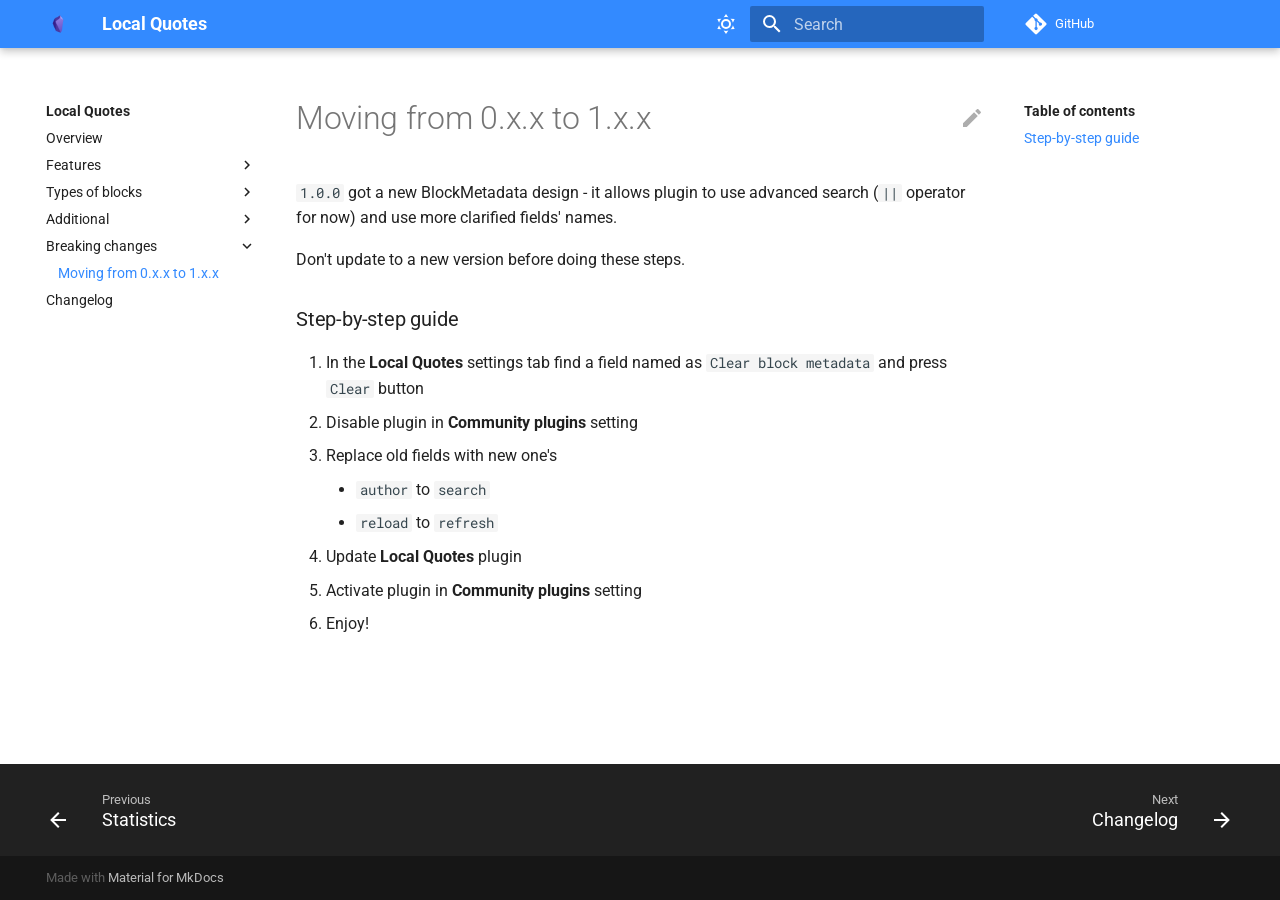
<file: breaking/moving-from-0.x.x-to-1.x.x/index.html>
<!doctype html>
<html lang="en" class="no-js">
  <head>
    
      <meta charset="utf-8">
      <meta name="viewport" content="width=device-width,initial-scale=1">
      
      
      
      <link rel="icon" href="../../assets/obsidian.png">
      <meta name="generator" content="mkdocs-1.3.1, mkdocs-material-8.3.9">
    
    
      
        <title>Moving from 0.x.x to 1.x.x - Local Quotes</title>
      
    
    
      <link rel="stylesheet" href="../../assets/stylesheets/main.1d29e8d0.min.css">
      
        
        <link rel="stylesheet" href="../../assets/stylesheets/palette.cbb835fc.min.css">
        
      
      
    
    
    
      
        
        
        <link rel="preconnect" href="https://fonts.gstatic.com" crossorigin>
        <link rel="stylesheet" href="https://fonts.googleapis.com/css?family=Roboto:300,300i,400,400i,700,700i%7CRoboto+Mono:400,400i,700,700i&display=fallback">
        <style>:root{--md-text-font:"Roboto";--md-code-font:"Roboto Mono"}</style>
      
    
    
      <link rel="stylesheet" href="../../assets/css/extra.css">
    
    <script>__md_scope=new URL("../..",location),__md_get=(e,_=localStorage,t=__md_scope)=>JSON.parse(_.getItem(t.pathname+"."+e)),__md_set=(e,_,t=localStorage,a=__md_scope)=>{try{t.setItem(a.pathname+"."+e,JSON.stringify(_))}catch(e){}}</script>
    
      

    
    
  </head>
  
  
    
    
      
    
    
    
    
    <body dir="ltr" data-md-color-scheme="default" data-md-color-primary="" data-md-color-accent="">
  
    
    
      <script>var palette=__md_get("__palette");if(palette&&"object"==typeof palette.color)for(var key of Object.keys(palette.color))document.body.setAttribute("data-md-color-"+key,palette.color[key])</script>
    
    <input class="md-toggle" data-md-toggle="drawer" type="checkbox" id="__drawer" autocomplete="off">
    <input class="md-toggle" data-md-toggle="search" type="checkbox" id="__search" autocomplete="off">
    <label class="md-overlay" for="__drawer"></label>
    <div data-md-component="skip">
      
        
        <a href="#step-by-step-guide" class="md-skip">
          Skip to content
        </a>
      
    </div>
    <div data-md-component="announce">
      
    </div>
    
    
      

<header class="md-header" data-md-component="header">
  <nav class="md-header__inner md-grid" aria-label="Header">
    <a href="../.." title="Local Quotes" class="md-header__button md-logo" aria-label="Local Quotes" data-md-component="logo">
      
  <img src="../../assets/obsidian.png" alt="logo">

    </a>
    <label class="md-header__button md-icon" for="__drawer">
      <svg xmlns="http://www.w3.org/2000/svg" viewBox="0 0 24 24"><path d="M3 6h18v2H3V6m0 5h18v2H3v-2m0 5h18v2H3v-2Z"/></svg>
    </label>
    <div class="md-header__title" data-md-component="header-title">
      <div class="md-header__ellipsis">
        <div class="md-header__topic">
          <span class="md-ellipsis">
            Local Quotes
          </span>
        </div>
        <div class="md-header__topic" data-md-component="header-topic">
          <span class="md-ellipsis">
            
              Moving from 0.x.x to 1.x.x
            
          </span>
        </div>
      </div>
    </div>
    
      <form class="md-header__option" data-md-component="palette">
        
          
          
          <input class="md-option" data-md-color-media="" data-md-color-scheme="default" data-md-color-primary="" data-md-color-accent=""  aria-label="Switch to dark mode"  type="radio" name="__palette" id="__palette_1">
          
            <label class="md-header__button md-icon" title="Switch to dark mode" for="__palette_2" hidden>
              <svg xmlns="http://www.w3.org/2000/svg" viewBox="0 0 24 24"><path d="M12 7a5 5 0 0 1 5 5 5 5 0 0 1-5 5 5 5 0 0 1-5-5 5 5 0 0 1 5-5m0 2a3 3 0 0 0-3 3 3 3 0 0 0 3 3 3 3 0 0 0 3-3 3 3 0 0 0-3-3m0-7 2.39 3.42C13.65 5.15 12.84 5 12 5c-.84 0-1.65.15-2.39.42L12 2M3.34 7l4.16-.35A7.2 7.2 0 0 0 5.94 8.5c-.44.74-.69 1.5-.83 2.29L3.34 7m.02 10 1.76-3.77a7.131 7.131 0 0 0 2.38 4.14L3.36 17M20.65 7l-1.77 3.79a7.023 7.023 0 0 0-2.38-4.15l4.15.36m-.01 10-4.14.36c.59-.51 1.12-1.14 1.54-1.86.42-.73.69-1.5.83-2.29L20.64 17M12 22l-2.41-3.44c.74.27 1.55.44 2.41.44.82 0 1.63-.17 2.37-.44L12 22Z"/></svg>
            </label>
          
        
          
          
          <input class="md-option" data-md-color-media="" data-md-color-scheme="slate" data-md-color-primary="" data-md-color-accent=""  aria-label="Switch to light mode"  type="radio" name="__palette" id="__palette_2">
          
            <label class="md-header__button md-icon" title="Switch to light mode" for="__palette_1" hidden>
              <svg xmlns="http://www.w3.org/2000/svg" viewBox="0 0 24 24"><path d="m17.75 4.09-2.53 1.94.91 3.06-2.63-1.81-2.63 1.81.91-3.06-2.53-1.94L12.44 4l1.06-3 1.06 3 3.19.09m3.5 6.91-1.64 1.25.59 1.98-1.7-1.17-1.7 1.17.59-1.98L15.75 11l2.06-.05L18.5 9l.69 1.95 2.06.05m-2.28 4.95c.83-.08 1.72 1.1 1.19 1.85-.32.45-.66.87-1.08 1.27C15.17 23 8.84 23 4.94 19.07c-3.91-3.9-3.91-10.24 0-14.14.4-.4.82-.76 1.27-1.08.75-.53 1.93.36 1.85 1.19-.27 2.86.69 5.83 2.89 8.02a9.96 9.96 0 0 0 8.02 2.89m-1.64 2.02a12.08 12.08 0 0 1-7.8-3.47c-2.17-2.19-3.33-5-3.49-7.82-2.81 3.14-2.7 7.96.31 10.98 3.02 3.01 7.84 3.12 10.98.31Z"/></svg>
            </label>
          
        
      </form>
    
    
    
      <label class="md-header__button md-icon" for="__search">
        <svg xmlns="http://www.w3.org/2000/svg" viewBox="0 0 24 24"><path d="M9.5 3A6.5 6.5 0 0 1 16 9.5c0 1.61-.59 3.09-1.56 4.23l.27.27h.79l5 5-1.5 1.5-5-5v-.79l-.27-.27A6.516 6.516 0 0 1 9.5 16 6.5 6.5 0 0 1 3 9.5 6.5 6.5 0 0 1 9.5 3m0 2C7 5 5 7 5 9.5S7 14 9.5 14 14 12 14 9.5 12 5 9.5 5Z"/></svg>
      </label>
      <div class="md-search" data-md-component="search" role="dialog">
  <label class="md-search__overlay" for="__search"></label>
  <div class="md-search__inner" role="search">
    <form class="md-search__form" name="search">
      <input type="text" class="md-search__input" name="query" aria-label="Search" placeholder="Search" autocapitalize="off" autocorrect="off" autocomplete="off" spellcheck="false" data-md-component="search-query" required>
      <label class="md-search__icon md-icon" for="__search">
        <svg xmlns="http://www.w3.org/2000/svg" viewBox="0 0 24 24"><path d="M9.5 3A6.5 6.5 0 0 1 16 9.5c0 1.61-.59 3.09-1.56 4.23l.27.27h.79l5 5-1.5 1.5-5-5v-.79l-.27-.27A6.516 6.516 0 0 1 9.5 16 6.5 6.5 0 0 1 3 9.5 6.5 6.5 0 0 1 9.5 3m0 2C7 5 5 7 5 9.5S7 14 9.5 14 14 12 14 9.5 12 5 9.5 5Z"/></svg>
        <svg xmlns="http://www.w3.org/2000/svg" viewBox="0 0 24 24"><path d="M20 11v2H8l5.5 5.5-1.42 1.42L4.16 12l7.92-7.92L13.5 5.5 8 11h12Z"/></svg>
      </label>
      <nav class="md-search__options" aria-label="Search">
        
        <button type="reset" class="md-search__icon md-icon" aria-label="Clear" tabindex="-1">
          <svg xmlns="http://www.w3.org/2000/svg" viewBox="0 0 24 24"><path d="M19 6.41 17.59 5 12 10.59 6.41 5 5 6.41 10.59 12 5 17.59 6.41 19 12 13.41 17.59 19 19 17.59 13.41 12 19 6.41Z"/></svg>
        </button>
      </nav>
      
    </form>
    <div class="md-search__output">
      <div class="md-search__scrollwrap" data-md-scrollfix>
        <div class="md-search-result" data-md-component="search-result">
          <div class="md-search-result__meta">
            Initializing search
          </div>
          <ol class="md-search-result__list"></ol>
        </div>
      </div>
    </div>
  </div>
</div>
    
    
      <div class="md-header__source">
        <a href="https://github.com/ka1tzyu/local-quotes" title="Go to repository" class="md-source" data-md-component="source">
  <div class="md-source__icon md-icon">
    
    <svg xmlns="http://www.w3.org/2000/svg" viewBox="0 0 448 512"><!--! Font Awesome Free 6.1.1 by @fontawesome - https://fontawesome.com License - https://fontawesome.com/license/free (Icons: CC BY 4.0, Fonts: SIL OFL 1.1, Code: MIT License) Copyright 2022 Fonticons, Inc.--><path d="M439.55 236.05 244 40.45a28.87 28.87 0 0 0-40.81 0l-40.66 40.63 51.52 51.52c27.06-9.14 52.68 16.77 43.39 43.68l49.66 49.66c34.23-11.8 61.18 31 35.47 56.69-26.49 26.49-70.21-2.87-56-37.34L240.22 199v121.85c25.3 12.54 22.26 41.85 9.08 55a34.34 34.34 0 0 1-48.55 0c-17.57-17.6-11.07-46.91 11.25-56v-123c-20.8-8.51-24.6-30.74-18.64-45L142.57 101 8.45 235.14a28.86 28.86 0 0 0 0 40.81l195.61 195.6a28.86 28.86 0 0 0 40.8 0l194.69-194.69a28.86 28.86 0 0 0 0-40.81z"/></svg>
  </div>
  <div class="md-source__repository">
    GitHub
  </div>
</a>
      </div>
    
  </nav>
  
</header>
    
    <div class="md-container" data-md-component="container">
      
      
        
          
        
      
      <main class="md-main" data-md-component="main">
        <div class="md-main__inner md-grid">
          
            
              
              <div class="md-sidebar md-sidebar--primary" data-md-component="sidebar" data-md-type="navigation" >
                <div class="md-sidebar__scrollwrap">
                  <div class="md-sidebar__inner">
                    


<nav class="md-nav md-nav--primary" aria-label="Navigation" data-md-level="0">
  <label class="md-nav__title" for="__drawer">
    <a href="../.." title="Local Quotes" class="md-nav__button md-logo" aria-label="Local Quotes" data-md-component="logo">
      
  <img src="../../assets/obsidian.png" alt="logo">

    </a>
    Local Quotes
  </label>
  
    <div class="md-nav__source">
      <a href="https://github.com/ka1tzyu/local-quotes" title="Go to repository" class="md-source" data-md-component="source">
  <div class="md-source__icon md-icon">
    
    <svg xmlns="http://www.w3.org/2000/svg" viewBox="0 0 448 512"><!--! Font Awesome Free 6.1.1 by @fontawesome - https://fontawesome.com License - https://fontawesome.com/license/free (Icons: CC BY 4.0, Fonts: SIL OFL 1.1, Code: MIT License) Copyright 2022 Fonticons, Inc.--><path d="M439.55 236.05 244 40.45a28.87 28.87 0 0 0-40.81 0l-40.66 40.63 51.52 51.52c27.06-9.14 52.68 16.77 43.39 43.68l49.66 49.66c34.23-11.8 61.18 31 35.47 56.69-26.49 26.49-70.21-2.87-56-37.34L240.22 199v121.85c25.3 12.54 22.26 41.85 9.08 55a34.34 34.34 0 0 1-48.55 0c-17.57-17.6-11.07-46.91 11.25-56v-123c-20.8-8.51-24.6-30.74-18.64-45L142.57 101 8.45 235.14a28.86 28.86 0 0 0 0 40.81l195.61 195.6a28.86 28.86 0 0 0 40.8 0l194.69-194.69a28.86 28.86 0 0 0 0-40.81z"/></svg>
  </div>
  <div class="md-source__repository">
    GitHub
  </div>
</a>
    </div>
  
  <ul class="md-nav__list" data-md-scrollfix>
    
      
      
      

  
  
  
    <li class="md-nav__item">
      <a href="../.." class="md-nav__link">
        Overview
      </a>
    </li>
  

    
      
      
      

  
  
  
    
    <li class="md-nav__item md-nav__item--nested">
      
      
        <input class="md-nav__toggle md-toggle" data-md-toggle="__nav_2" type="checkbox" id="__nav_2" >
      
      
      
      
        <label class="md-nav__link" for="__nav_2">
          Features
          <span class="md-nav__icon md-icon"></span>
        </label>
      
      <nav class="md-nav" aria-label="Features" data-md-level="1">
        <label class="md-nav__title" for="__nav_2">
          <span class="md-nav__icon md-icon"></span>
          Features
        </label>
        <ul class="md-nav__list" data-md-scrollfix>
          
            
              
  
  
  
    <li class="md-nav__item">
      <a href="../../terms/quote-listings/" class="md-nav__link">
        Quote listing
      </a>
    </li>
  

            
          
            
              
  
  
  
    <li class="md-nav__item">
      <a href="../../terms/search/" class="md-nav__link">
        Search
      </a>
    </li>
  

            
          
        </ul>
      </nav>
    </li>
  

    
      
      
      

  
  
  
    
    <li class="md-nav__item md-nav__item--nested">
      
      
        <input class="md-nav__toggle md-toggle" data-md-toggle="__nav_3" type="checkbox" id="__nav_3" >
      
      
      
      
        <label class="md-nav__link" for="__nav_3">
          Types of blocks
          <span class="md-nav__icon md-icon"></span>
        </label>
      
      <nav class="md-nav" aria-label="Types of blocks" data-md-level="1">
        <label class="md-nav__title" for="__nav_3">
          <span class="md-nav__icon md-icon"></span>
          Types of blocks
        </label>
        <ul class="md-nav__list" data-md-scrollfix>
          
            
              
  
  
  
    <li class="md-nav__item">
      <a href="../../block-types/quote-block/" class="md-nav__link">
        Quote block
      </a>
    </li>
  

            
          
            
              
  
  
  
    <li class="md-nav__item">
      <a href="../../block-types/one-time-quote-block/" class="md-nav__link">
        One-time quote block
      </a>
    </li>
  

            
          
        </ul>
      </nav>
    </li>
  

    
      
      
      

  
  
  
    
    <li class="md-nav__item md-nav__item--nested">
      
      
        <input class="md-nav__toggle md-toggle" data-md-toggle="__nav_4" type="checkbox" id="__nav_4" >
      
      
      
      
        <label class="md-nav__link" for="__nav_4">
          Additional
          <span class="md-nav__icon md-icon"></span>
        </label>
      
      <nav class="md-nav" aria-label="Additional" data-md-level="1">
        <label class="md-nav__title" for="__nav_4">
          <span class="md-nav__icon md-icon"></span>
          Additional
        </label>
        <ul class="md-nav__list" data-md-scrollfix>
          
            
              
  
  
  
    <li class="md-nav__item">
      <a href="../../additional/quote-maker/" class="md-nav__link">
        Quote Maker
      </a>
    </li>
  

            
          
            
              
  
  
  
    <li class="md-nav__item">
      <a href="../../additional/refreshing-blocks/" class="md-nav__link">
        Refresh helpers
      </a>
    </li>
  

            
          
            
              
  
  
  
    <li class="md-nav__item">
      <a href="../../additional/statistics/" class="md-nav__link">
        Statistics
      </a>
    </li>
  

            
          
        </ul>
      </nav>
    </li>
  

    
      
      
      

  
  
    
  
  
    
    <li class="md-nav__item md-nav__item--active md-nav__item--nested">
      
      
        <input class="md-nav__toggle md-toggle" data-md-toggle="__nav_5" type="checkbox" id="__nav_5" checked>
      
      
      
      
        <label class="md-nav__link" for="__nav_5">
          Breaking changes
          <span class="md-nav__icon md-icon"></span>
        </label>
      
      <nav class="md-nav" aria-label="Breaking changes" data-md-level="1">
        <label class="md-nav__title" for="__nav_5">
          <span class="md-nav__icon md-icon"></span>
          Breaking changes
        </label>
        <ul class="md-nav__list" data-md-scrollfix>
          
            
              
  
  
    
  
  
    <li class="md-nav__item md-nav__item--active">
      
      <input class="md-nav__toggle md-toggle" data-md-toggle="toc" type="checkbox" id="__toc">
      
      
      
        <label class="md-nav__link md-nav__link--active" for="__toc">
          Moving from 0.x.x to 1.x.x
          <span class="md-nav__icon md-icon"></span>
        </label>
      
      <a href="./" class="md-nav__link md-nav__link--active">
        Moving from 0.x.x to 1.x.x
      </a>
      
        

<nav class="md-nav md-nav--secondary" aria-label="Table of contents">
  
  
  
  
    <label class="md-nav__title" for="__toc">
      <span class="md-nav__icon md-icon"></span>
      Table of contents
    </label>
    <ul class="md-nav__list" data-md-component="toc" data-md-scrollfix>
      
        <li class="md-nav__item">
  <a href="#step-by-step-guide" class="md-nav__link">
    Step-by-step guide
  </a>
  
</li>
      
    </ul>
  
</nav>
      
    </li>
  

            
          
        </ul>
      </nav>
    </li>
  

    
      
      
      

  
  
  
    <li class="md-nav__item">
      <a href="../../CHANGELOG/" class="md-nav__link">
        Changelog
      </a>
    </li>
  

    
  </ul>
</nav>
                  </div>
                </div>
              </div>
            
            
              
              <div class="md-sidebar md-sidebar--secondary" data-md-component="sidebar" data-md-type="toc" >
                <div class="md-sidebar__scrollwrap">
                  <div class="md-sidebar__inner">
                    

<nav class="md-nav md-nav--secondary" aria-label="Table of contents">
  
  
  
  
    <label class="md-nav__title" for="__toc">
      <span class="md-nav__icon md-icon"></span>
      Table of contents
    </label>
    <ul class="md-nav__list" data-md-component="toc" data-md-scrollfix>
      
        <li class="md-nav__item">
  <a href="#step-by-step-guide" class="md-nav__link">
    Step-by-step guide
  </a>
  
</li>
      
    </ul>
  
</nav>
                  </div>
                </div>
              </div>
            
          
          <div class="md-content" data-md-component="content">
            <article class="md-content__inner md-typeset">
              
                
  <a href="https://github.com/ka1tzyu/local-quotes/edit/master/docs/docs/breaking/moving-from-0.x.x-to-1.x.x.md" title="Edit this page" class="md-content__button md-icon">
    <svg xmlns="http://www.w3.org/2000/svg" viewBox="0 0 24 24"><path d="M20.71 7.04c.39-.39.39-1.04 0-1.41l-2.34-2.34c-.37-.39-1.02-.39-1.41 0l-1.84 1.83 3.75 3.75M3 17.25V21h3.75L17.81 9.93l-3.75-3.75L3 17.25Z"/></svg>
  </a>



  <h1>Moving from 0.x.x to 1.x.x</h1>

<p><code>1.0.0</code> got a new BlockMetadata design - it allows plugin to use advanced search (<code>||</code> operator for now) and use more clarified fields' names.</p>
<p>Don't update to a new version before doing these steps.</p>
<h3 id="step-by-step-guide">Step-by-step guide</h3>
<ol>
<li>In the <strong>Local Quotes</strong> settings tab find a field named as <code>Clear block metadata</code> and press <code>Clear</code> button</li>
<li>Disable plugin in <strong>Community plugins</strong> setting</li>
<li>Replace old fields with new one's<ul>
<li><code>author</code> to <code>search</code></li>
<li><code>reload</code> to <code>refresh</code></li>
</ul>
</li>
<li>Update <strong>Local Quotes</strong> plugin</li>
<li>Activate plugin in <strong>Community plugins</strong> setting</li>
<li>Enjoy!</li>
</ol>

              
            </article>
            
          </div>
        </div>
        
      </main>
      
        <footer class="md-footer">
  
    
    <nav class="md-footer__inner md-grid" aria-label="Footer" >
      
        
        <a href="../../additional/statistics/" class="md-footer__link md-footer__link--prev" aria-label="Previous: Statistics" rel="prev">
          <div class="md-footer__button md-icon">
            <svg xmlns="http://www.w3.org/2000/svg" viewBox="0 0 24 24"><path d="M20 11v2H8l5.5 5.5-1.42 1.42L4.16 12l7.92-7.92L13.5 5.5 8 11h12Z"/></svg>
          </div>
          <div class="md-footer__title">
            <div class="md-ellipsis">
              <span class="md-footer__direction">
                Previous
              </span>
              Statistics
            </div>
          </div>
        </a>
      
      
        
        <a href="../../CHANGELOG/" class="md-footer__link md-footer__link--next" aria-label="Next: Changelog" rel="next">
          <div class="md-footer__title">
            <div class="md-ellipsis">
              <span class="md-footer__direction">
                Next
              </span>
              Changelog
            </div>
          </div>
          <div class="md-footer__button md-icon">
            <svg xmlns="http://www.w3.org/2000/svg" viewBox="0 0 24 24"><path d="M4 11v2h12l-5.5 5.5 1.42 1.42L19.84 12l-7.92-7.92L10.5 5.5 16 11H4Z"/></svg>
          </div>
        </a>
      
    </nav>
  
  <div class="md-footer-meta md-typeset">
    <div class="md-footer-meta__inner md-grid">
      <div class="md-copyright">
  
  
    Made with
    <a href="https://squidfunk.github.io/mkdocs-material/" target="_blank" rel="noopener">
      Material for MkDocs
    </a>
  
</div>
      
    </div>
  </div>
</footer>
      
    </div>
    <div class="md-dialog" data-md-component="dialog">
      <div class="md-dialog__inner md-typeset"></div>
    </div>
    <script id="__config" type="application/json">{"base": "../..", "features": [], "search": "../../assets/javascripts/workers/search.b97dbffb.min.js", "translations": {"clipboard.copied": "Copied to clipboard", "clipboard.copy": "Copy to clipboard", "search.config.lang": "en", "search.config.pipeline": "trimmer, stopWordFilter", "search.config.separator": "[\\s\\-]+", "search.placeholder": "Search", "search.result.more.one": "1 more on this page", "search.result.more.other": "# more on this page", "search.result.none": "No matching documents", "search.result.one": "1 matching document", "search.result.other": "# matching documents", "search.result.placeholder": "Type to start searching", "search.result.term.missing": "Missing", "select.version.title": "Select version"}}</script>
    
    
      <script src="../../assets/javascripts/bundle.6c7ad80a.min.js"></script>
      
    
  </body>
</html>
</file>
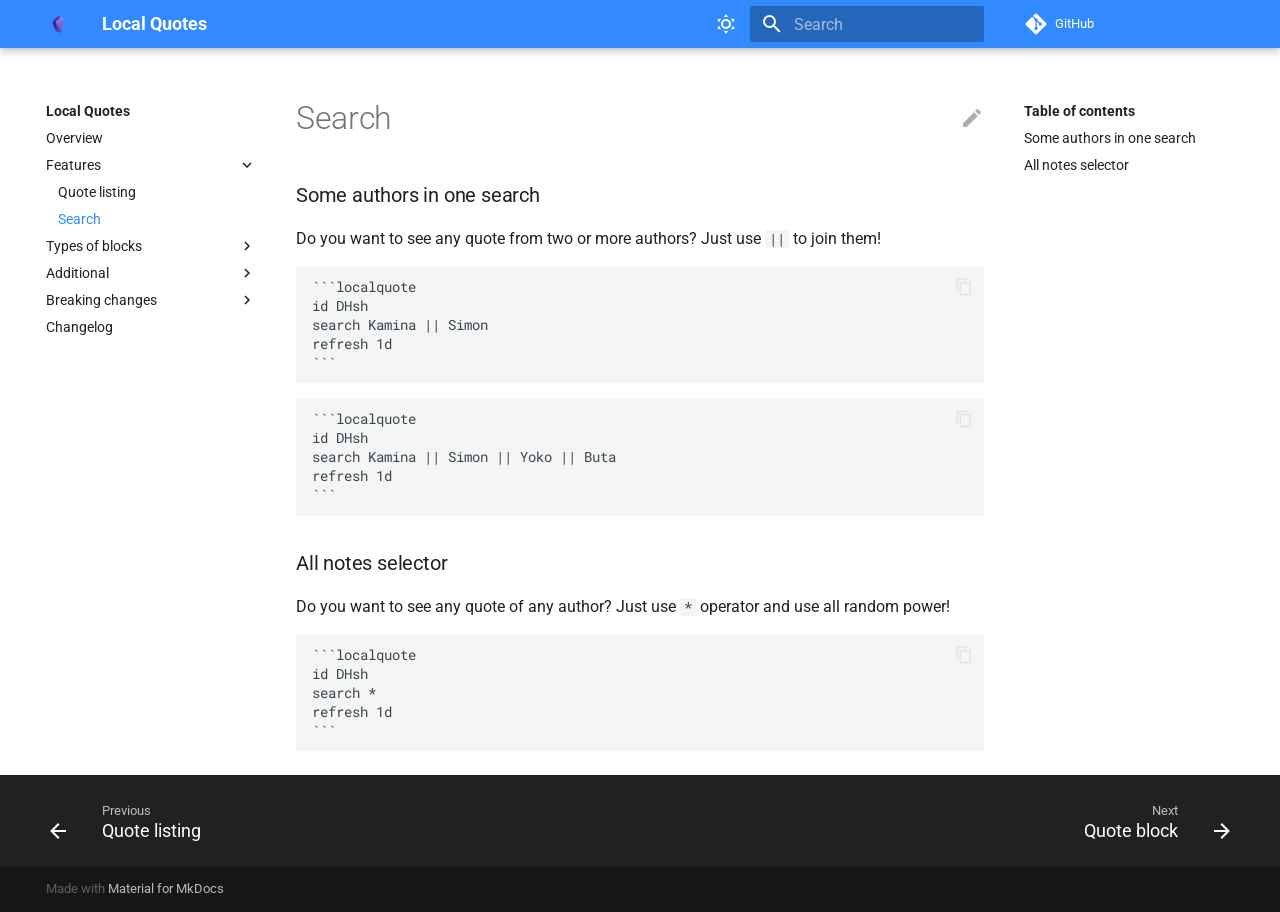
<file: terms/search/index.html>
<!doctype html>
<html lang="en" class="no-js">
  <head>
    
      <meta charset="utf-8">
      <meta name="viewport" content="width=device-width,initial-scale=1">
      
      
      
      <link rel="icon" href="../../assets/obsidian.png">
      <meta name="generator" content="mkdocs-1.3.1, mkdocs-material-8.3.9">
    
    
      
        <title>Search - Local Quotes</title>
      
    
    
      <link rel="stylesheet" href="../../assets/stylesheets/main.1d29e8d0.min.css">
      
        
        <link rel="stylesheet" href="../../assets/stylesheets/palette.cbb835fc.min.css">
        
      
      
    
    
    
      
        
        
        <link rel="preconnect" href="https://fonts.gstatic.com" crossorigin>
        <link rel="stylesheet" href="https://fonts.googleapis.com/css?family=Roboto:300,300i,400,400i,700,700i%7CRoboto+Mono:400,400i,700,700i&display=fallback">
        <style>:root{--md-text-font:"Roboto";--md-code-font:"Roboto Mono"}</style>
      
    
    
      <link rel="stylesheet" href="../../assets/css/extra.css">
    
    <script>__md_scope=new URL("../..",location),__md_get=(e,_=localStorage,t=__md_scope)=>JSON.parse(_.getItem(t.pathname+"."+e)),__md_set=(e,_,t=localStorage,a=__md_scope)=>{try{t.setItem(a.pathname+"."+e,JSON.stringify(_))}catch(e){}}</script>
    
      

    
    
  </head>
  
  
    
    
      
    
    
    
    
    <body dir="ltr" data-md-color-scheme="default" data-md-color-primary="" data-md-color-accent="">
  
    
    
      <script>var palette=__md_get("__palette");if(palette&&"object"==typeof palette.color)for(var key of Object.keys(palette.color))document.body.setAttribute("data-md-color-"+key,palette.color[key])</script>
    
    <input class="md-toggle" data-md-toggle="drawer" type="checkbox" id="__drawer" autocomplete="off">
    <input class="md-toggle" data-md-toggle="search" type="checkbox" id="__search" autocomplete="off">
    <label class="md-overlay" for="__drawer"></label>
    <div data-md-component="skip">
      
        
        <a href="#some-authors-in-one-search" class="md-skip">
          Skip to content
        </a>
      
    </div>
    <div data-md-component="announce">
      
    </div>
    
    
      

<header class="md-header" data-md-component="header">
  <nav class="md-header__inner md-grid" aria-label="Header">
    <a href="../.." title="Local Quotes" class="md-header__button md-logo" aria-label="Local Quotes" data-md-component="logo">
      
  <img src="../../assets/obsidian.png" alt="logo">

    </a>
    <label class="md-header__button md-icon" for="__drawer">
      <svg xmlns="http://www.w3.org/2000/svg" viewBox="0 0 24 24"><path d="M3 6h18v2H3V6m0 5h18v2H3v-2m0 5h18v2H3v-2Z"/></svg>
    </label>
    <div class="md-header__title" data-md-component="header-title">
      <div class="md-header__ellipsis">
        <div class="md-header__topic">
          <span class="md-ellipsis">
            Local Quotes
          </span>
        </div>
        <div class="md-header__topic" data-md-component="header-topic">
          <span class="md-ellipsis">
            
              Search
            
          </span>
        </div>
      </div>
    </div>
    
      <form class="md-header__option" data-md-component="palette">
        
          
          
          <input class="md-option" data-md-color-media="" data-md-color-scheme="default" data-md-color-primary="" data-md-color-accent=""  aria-label="Switch to dark mode"  type="radio" name="__palette" id="__palette_1">
          
            <label class="md-header__button md-icon" title="Switch to dark mode" for="__palette_2" hidden>
              <svg xmlns="http://www.w3.org/2000/svg" viewBox="0 0 24 24"><path d="M12 7a5 5 0 0 1 5 5 5 5 0 0 1-5 5 5 5 0 0 1-5-5 5 5 0 0 1 5-5m0 2a3 3 0 0 0-3 3 3 3 0 0 0 3 3 3 3 0 0 0 3-3 3 3 0 0 0-3-3m0-7 2.39 3.42C13.65 5.15 12.84 5 12 5c-.84 0-1.65.15-2.39.42L12 2M3.34 7l4.16-.35A7.2 7.2 0 0 0 5.94 8.5c-.44.74-.69 1.5-.83 2.29L3.34 7m.02 10 1.76-3.77a7.131 7.131 0 0 0 2.38 4.14L3.36 17M20.65 7l-1.77 3.79a7.023 7.023 0 0 0-2.38-4.15l4.15.36m-.01 10-4.14.36c.59-.51 1.12-1.14 1.54-1.86.42-.73.69-1.5.83-2.29L20.64 17M12 22l-2.41-3.44c.74.27 1.55.44 2.41.44.82 0 1.63-.17 2.37-.44L12 22Z"/></svg>
            </label>
          
        
          
          
          <input class="md-option" data-md-color-media="" data-md-color-scheme="slate" data-md-color-primary="" data-md-color-accent=""  aria-label="Switch to light mode"  type="radio" name="__palette" id="__palette_2">
          
            <label class="md-header__button md-icon" title="Switch to light mode" for="__palette_1" hidden>
              <svg xmlns="http://www.w3.org/2000/svg" viewBox="0 0 24 24"><path d="m17.75 4.09-2.53 1.94.91 3.06-2.63-1.81-2.63 1.81.91-3.06-2.53-1.94L12.44 4l1.06-3 1.06 3 3.19.09m3.5 6.91-1.64 1.25.59 1.98-1.7-1.17-1.7 1.17.59-1.98L15.75 11l2.06-.05L18.5 9l.69 1.95 2.06.05m-2.28 4.95c.83-.08 1.72 1.1 1.19 1.85-.32.45-.66.87-1.08 1.27C15.17 23 8.84 23 4.94 19.07c-3.91-3.9-3.91-10.24 0-14.14.4-.4.82-.76 1.27-1.08.75-.53 1.93.36 1.85 1.19-.27 2.86.69 5.83 2.89 8.02a9.96 9.96 0 0 0 8.02 2.89m-1.64 2.02a12.08 12.08 0 0 1-7.8-3.47c-2.17-2.19-3.33-5-3.49-7.82-2.81 3.14-2.7 7.96.31 10.98 3.02 3.01 7.84 3.12 10.98.31Z"/></svg>
            </label>
          
        
      </form>
    
    
    
      <label class="md-header__button md-icon" for="__search">
        <svg xmlns="http://www.w3.org/2000/svg" viewBox="0 0 24 24"><path d="M9.5 3A6.5 6.5 0 0 1 16 9.5c0 1.61-.59 3.09-1.56 4.23l.27.27h.79l5 5-1.5 1.5-5-5v-.79l-.27-.27A6.516 6.516 0 0 1 9.5 16 6.5 6.5 0 0 1 3 9.5 6.5 6.5 0 0 1 9.5 3m0 2C7 5 5 7 5 9.5S7 14 9.5 14 14 12 14 9.5 12 5 9.5 5Z"/></svg>
      </label>
      <div class="md-search" data-md-component="search" role="dialog">
  <label class="md-search__overlay" for="__search"></label>
  <div class="md-search__inner" role="search">
    <form class="md-search__form" name="search">
      <input type="text" class="md-search__input" name="query" aria-label="Search" placeholder="Search" autocapitalize="off" autocorrect="off" autocomplete="off" spellcheck="false" data-md-component="search-query" required>
      <label class="md-search__icon md-icon" for="__search">
        <svg xmlns="http://www.w3.org/2000/svg" viewBox="0 0 24 24"><path d="M9.5 3A6.5 6.5 0 0 1 16 9.5c0 1.61-.59 3.09-1.56 4.23l.27.27h.79l5 5-1.5 1.5-5-5v-.79l-.27-.27A6.516 6.516 0 0 1 9.5 16 6.5 6.5 0 0 1 3 9.5 6.5 6.5 0 0 1 9.5 3m0 2C7 5 5 7 5 9.5S7 14 9.5 14 14 12 14 9.5 12 5 9.5 5Z"/></svg>
        <svg xmlns="http://www.w3.org/2000/svg" viewBox="0 0 24 24"><path d="M20 11v2H8l5.5 5.5-1.42 1.42L4.16 12l7.92-7.92L13.5 5.5 8 11h12Z"/></svg>
      </label>
      <nav class="md-search__options" aria-label="Search">
        
        <button type="reset" class="md-search__icon md-icon" aria-label="Clear" tabindex="-1">
          <svg xmlns="http://www.w3.org/2000/svg" viewBox="0 0 24 24"><path d="M19 6.41 17.59 5 12 10.59 6.41 5 5 6.41 10.59 12 5 17.59 6.41 19 12 13.41 17.59 19 19 17.59 13.41 12 19 6.41Z"/></svg>
        </button>
      </nav>
      
    </form>
    <div class="md-search__output">
      <div class="md-search__scrollwrap" data-md-scrollfix>
        <div class="md-search-result" data-md-component="search-result">
          <div class="md-search-result__meta">
            Initializing search
          </div>
          <ol class="md-search-result__list"></ol>
        </div>
      </div>
    </div>
  </div>
</div>
    
    
      <div class="md-header__source">
        <a href="https://github.com/ka1tzyu/local-quotes" title="Go to repository" class="md-source" data-md-component="source">
  <div class="md-source__icon md-icon">
    
    <svg xmlns="http://www.w3.org/2000/svg" viewBox="0 0 448 512"><!--! Font Awesome Free 6.1.1 by @fontawesome - https://fontawesome.com License - https://fontawesome.com/license/free (Icons: CC BY 4.0, Fonts: SIL OFL 1.1, Code: MIT License) Copyright 2022 Fonticons, Inc.--><path d="M439.55 236.05 244 40.45a28.87 28.87 0 0 0-40.81 0l-40.66 40.63 51.52 51.52c27.06-9.14 52.68 16.77 43.39 43.68l49.66 49.66c34.23-11.8 61.18 31 35.47 56.69-26.49 26.49-70.21-2.87-56-37.34L240.22 199v121.85c25.3 12.54 22.26 41.85 9.08 55a34.34 34.34 0 0 1-48.55 0c-17.57-17.6-11.07-46.91 11.25-56v-123c-20.8-8.51-24.6-30.74-18.64-45L142.57 101 8.45 235.14a28.86 28.86 0 0 0 0 40.81l195.61 195.6a28.86 28.86 0 0 0 40.8 0l194.69-194.69a28.86 28.86 0 0 0 0-40.81z"/></svg>
  </div>
  <div class="md-source__repository">
    GitHub
  </div>
</a>
      </div>
    
  </nav>
  
</header>
    
    <div class="md-container" data-md-component="container">
      
      
        
          
        
      
      <main class="md-main" data-md-component="main">
        <div class="md-main__inner md-grid">
          
            
              
              <div class="md-sidebar md-sidebar--primary" data-md-component="sidebar" data-md-type="navigation" >
                <div class="md-sidebar__scrollwrap">
                  <div class="md-sidebar__inner">
                    


<nav class="md-nav md-nav--primary" aria-label="Navigation" data-md-level="0">
  <label class="md-nav__title" for="__drawer">
    <a href="../.." title="Local Quotes" class="md-nav__button md-logo" aria-label="Local Quotes" data-md-component="logo">
      
  <img src="../../assets/obsidian.png" alt="logo">

    </a>
    Local Quotes
  </label>
  
    <div class="md-nav__source">
      <a href="https://github.com/ka1tzyu/local-quotes" title="Go to repository" class="md-source" data-md-component="source">
  <div class="md-source__icon md-icon">
    
    <svg xmlns="http://www.w3.org/2000/svg" viewBox="0 0 448 512"><!--! Font Awesome Free 6.1.1 by @fontawesome - https://fontawesome.com License - https://fontawesome.com/license/free (Icons: CC BY 4.0, Fonts: SIL OFL 1.1, Code: MIT License) Copyright 2022 Fonticons, Inc.--><path d="M439.55 236.05 244 40.45a28.87 28.87 0 0 0-40.81 0l-40.66 40.63 51.52 51.52c27.06-9.14 52.68 16.77 43.39 43.68l49.66 49.66c34.23-11.8 61.18 31 35.47 56.69-26.49 26.49-70.21-2.87-56-37.34L240.22 199v121.85c25.3 12.54 22.26 41.85 9.08 55a34.34 34.34 0 0 1-48.55 0c-17.57-17.6-11.07-46.91 11.25-56v-123c-20.8-8.51-24.6-30.74-18.64-45L142.57 101 8.45 235.14a28.86 28.86 0 0 0 0 40.81l195.61 195.6a28.86 28.86 0 0 0 40.8 0l194.69-194.69a28.86 28.86 0 0 0 0-40.81z"/></svg>
  </div>
  <div class="md-source__repository">
    GitHub
  </div>
</a>
    </div>
  
  <ul class="md-nav__list" data-md-scrollfix>
    
      
      
      

  
  
  
    <li class="md-nav__item">
      <a href="../.." class="md-nav__link">
        Overview
      </a>
    </li>
  

    
      
      
      

  
  
    
  
  
    
    <li class="md-nav__item md-nav__item--active md-nav__item--nested">
      
      
        <input class="md-nav__toggle md-toggle" data-md-toggle="__nav_2" type="checkbox" id="__nav_2" checked>
      
      
      
      
        <label class="md-nav__link" for="__nav_2">
          Features
          <span class="md-nav__icon md-icon"></span>
        </label>
      
      <nav class="md-nav" aria-label="Features" data-md-level="1">
        <label class="md-nav__title" for="__nav_2">
          <span class="md-nav__icon md-icon"></span>
          Features
        </label>
        <ul class="md-nav__list" data-md-scrollfix>
          
            
              
  
  
  
    <li class="md-nav__item">
      <a href="../quote-listings/" class="md-nav__link">
        Quote listing
      </a>
    </li>
  

            
          
            
              
  
  
    
  
  
    <li class="md-nav__item md-nav__item--active">
      
      <input class="md-nav__toggle md-toggle" data-md-toggle="toc" type="checkbox" id="__toc">
      
      
      
        <label class="md-nav__link md-nav__link--active" for="__toc">
          Search
          <span class="md-nav__icon md-icon"></span>
        </label>
      
      <a href="./" class="md-nav__link md-nav__link--active">
        Search
      </a>
      
        

<nav class="md-nav md-nav--secondary" aria-label="Table of contents">
  
  
  
  
    <label class="md-nav__title" for="__toc">
      <span class="md-nav__icon md-icon"></span>
      Table of contents
    </label>
    <ul class="md-nav__list" data-md-component="toc" data-md-scrollfix>
      
        <li class="md-nav__item">
  <a href="#some-authors-in-one-search" class="md-nav__link">
    Some authors in one search
  </a>
  
</li>
      
        <li class="md-nav__item">
  <a href="#all-notes-selector" class="md-nav__link">
    All notes selector
  </a>
  
</li>
      
    </ul>
  
</nav>
      
    </li>
  

            
          
        </ul>
      </nav>
    </li>
  

    
      
      
      

  
  
  
    
    <li class="md-nav__item md-nav__item--nested">
      
      
        <input class="md-nav__toggle md-toggle" data-md-toggle="__nav_3" type="checkbox" id="__nav_3" >
      
      
      
      
        <label class="md-nav__link" for="__nav_3">
          Types of blocks
          <span class="md-nav__icon md-icon"></span>
        </label>
      
      <nav class="md-nav" aria-label="Types of blocks" data-md-level="1">
        <label class="md-nav__title" for="__nav_3">
          <span class="md-nav__icon md-icon"></span>
          Types of blocks
        </label>
        <ul class="md-nav__list" data-md-scrollfix>
          
            
              
  
  
  
    <li class="md-nav__item">
      <a href="../../block-types/quote-block/" class="md-nav__link">
        Quote block
      </a>
    </li>
  

            
          
            
              
  
  
  
    <li class="md-nav__item">
      <a href="../../block-types/one-time-quote-block/" class="md-nav__link">
        One-time quote block
      </a>
    </li>
  

            
          
        </ul>
      </nav>
    </li>
  

    
      
      
      

  
  
  
    
    <li class="md-nav__item md-nav__item--nested">
      
      
        <input class="md-nav__toggle md-toggle" data-md-toggle="__nav_4" type="checkbox" id="__nav_4" >
      
      
      
      
        <label class="md-nav__link" for="__nav_4">
          Additional
          <span class="md-nav__icon md-icon"></span>
        </label>
      
      <nav class="md-nav" aria-label="Additional" data-md-level="1">
        <label class="md-nav__title" for="__nav_4">
          <span class="md-nav__icon md-icon"></span>
          Additional
        </label>
        <ul class="md-nav__list" data-md-scrollfix>
          
            
              
  
  
  
    <li class="md-nav__item">
      <a href="../../additional/quote-maker/" class="md-nav__link">
        Quote Maker
      </a>
    </li>
  

            
          
            
              
  
  
  
    <li class="md-nav__item">
      <a href="../../additional/refreshing-blocks/" class="md-nav__link">
        Refresh helpers
      </a>
    </li>
  

            
          
            
              
  
  
  
    <li class="md-nav__item">
      <a href="../../additional/statistics/" class="md-nav__link">
        Statistics
      </a>
    </li>
  

            
          
        </ul>
      </nav>
    </li>
  

    
      
      
      

  
  
  
    
    <li class="md-nav__item md-nav__item--nested">
      
      
        <input class="md-nav__toggle md-toggle" data-md-toggle="__nav_5" type="checkbox" id="__nav_5" >
      
      
      
      
        <label class="md-nav__link" for="__nav_5">
          Breaking changes
          <span class="md-nav__icon md-icon"></span>
        </label>
      
      <nav class="md-nav" aria-label="Breaking changes" data-md-level="1">
        <label class="md-nav__title" for="__nav_5">
          <span class="md-nav__icon md-icon"></span>
          Breaking changes
        </label>
        <ul class="md-nav__list" data-md-scrollfix>
          
            
              
  
  
  
    <li class="md-nav__item">
      <a href="../../breaking/moving-from-0.x.x-to-1.x.x/" class="md-nav__link">
        Moving from 0.x.x to 1.x.x
      </a>
    </li>
  

            
          
        </ul>
      </nav>
    </li>
  

    
      
      
      

  
  
  
    <li class="md-nav__item">
      <a href="../../CHANGELOG/" class="md-nav__link">
        Changelog
      </a>
    </li>
  

    
  </ul>
</nav>
                  </div>
                </div>
              </div>
            
            
              
              <div class="md-sidebar md-sidebar--secondary" data-md-component="sidebar" data-md-type="toc" >
                <div class="md-sidebar__scrollwrap">
                  <div class="md-sidebar__inner">
                    

<nav class="md-nav md-nav--secondary" aria-label="Table of contents">
  
  
  
  
    <label class="md-nav__title" for="__toc">
      <span class="md-nav__icon md-icon"></span>
      Table of contents
    </label>
    <ul class="md-nav__list" data-md-component="toc" data-md-scrollfix>
      
        <li class="md-nav__item">
  <a href="#some-authors-in-one-search" class="md-nav__link">
    Some authors in one search
  </a>
  
</li>
      
        <li class="md-nav__item">
  <a href="#all-notes-selector" class="md-nav__link">
    All notes selector
  </a>
  
</li>
      
    </ul>
  
</nav>
                  </div>
                </div>
              </div>
            
          
          <div class="md-content" data-md-component="content">
            <article class="md-content__inner md-typeset">
              
                
  <a href="https://github.com/ka1tzyu/local-quotes/edit/master/docs/docs/terms/search.md" title="Edit this page" class="md-content__button md-icon">
    <svg xmlns="http://www.w3.org/2000/svg" viewBox="0 0 24 24"><path d="M20.71 7.04c.39-.39.39-1.04 0-1.41l-2.34-2.34c-.37-.39-1.02-.39-1.41 0l-1.84 1.83 3.75 3.75M3 17.25V21h3.75L17.81 9.93l-3.75-3.75L3 17.25Z"/></svg>
  </a>



  <h1>Search</h1>

<h3 id="some-authors-in-one-search">Some authors in one search</h3>
<p>Do you want to see any quote from two or more authors? Just use <code>||</code> to join them!</p>
<pre><code>```localquote
id DHsh
search Kamina || Simon
refresh 1d
```
</code></pre>
<pre><code>```localquote
id DHsh
search Kamina || Simon || Yoko || Buta
refresh 1d
```
</code></pre>
<h3 id="all-notes-selector">All notes selector</h3>
<p>Do you want to see any quote of any author? Just use <code>*</code> operator and use all random power!</p>
<pre><code>```localquote
id DHsh
search *
refresh 1d
```
</code></pre>

              
            </article>
            
          </div>
        </div>
        
      </main>
      
        <footer class="md-footer">
  
    
    <nav class="md-footer__inner md-grid" aria-label="Footer" >
      
        
        <a href="../quote-listings/" class="md-footer__link md-footer__link--prev" aria-label="Previous: Quote listing" rel="prev">
          <div class="md-footer__button md-icon">
            <svg xmlns="http://www.w3.org/2000/svg" viewBox="0 0 24 24"><path d="M20 11v2H8l5.5 5.5-1.42 1.42L4.16 12l7.92-7.92L13.5 5.5 8 11h12Z"/></svg>
          </div>
          <div class="md-footer__title">
            <div class="md-ellipsis">
              <span class="md-footer__direction">
                Previous
              </span>
              Quote listing
            </div>
          </div>
        </a>
      
      
        
        <a href="../../block-types/quote-block/" class="md-footer__link md-footer__link--next" aria-label="Next: Quote block" rel="next">
          <div class="md-footer__title">
            <div class="md-ellipsis">
              <span class="md-footer__direction">
                Next
              </span>
              Quote block
            </div>
          </div>
          <div class="md-footer__button md-icon">
            <svg xmlns="http://www.w3.org/2000/svg" viewBox="0 0 24 24"><path d="M4 11v2h12l-5.5 5.5 1.42 1.42L19.84 12l-7.92-7.92L10.5 5.5 16 11H4Z"/></svg>
          </div>
        </a>
      
    </nav>
  
  <div class="md-footer-meta md-typeset">
    <div class="md-footer-meta__inner md-grid">
      <div class="md-copyright">
  
  
    Made with
    <a href="https://squidfunk.github.io/mkdocs-material/" target="_blank" rel="noopener">
      Material for MkDocs
    </a>
  
</div>
      
    </div>
  </div>
</footer>
      
    </div>
    <div class="md-dialog" data-md-component="dialog">
      <div class="md-dialog__inner md-typeset"></div>
    </div>
    <script id="__config" type="application/json">{"base": "../..", "features": [], "search": "../../assets/javascripts/workers/search.b97dbffb.min.js", "translations": {"clipboard.copied": "Copied to clipboard", "clipboard.copy": "Copy to clipboard", "search.config.lang": "en", "search.config.pipeline": "trimmer, stopWordFilter", "search.config.separator": "[\\s\\-]+", "search.placeholder": "Search", "search.result.more.one": "1 more on this page", "search.result.more.other": "# more on this page", "search.result.none": "No matching documents", "search.result.one": "1 matching document", "search.result.other": "# matching documents", "search.result.placeholder": "Type to start searching", "search.result.term.missing": "Missing", "select.version.title": "Select version"}}</script>
    
    
      <script src="../../assets/javascripts/bundle.6c7ad80a.min.js"></script>
      
    
  </body>
</html>
</file>
<file: assets/css/extra.css>
:root > * {
	--md-primary-fg-color:        #338aff;
	--md-primary-fg-color--light: #4ba4e0;
	--md-primary-fg-color--dark:  #3063a1;
	--md-accent-fg-color:         #2f77a3;
}
</file>
<file: assets/stylesheets/main.1d29e8d0.min.css>
@charset "UTF-8";html{-webkit-text-size-adjust:none;-moz-text-size-adjust:none;-ms-text-size-adjust:none;text-size-adjust:none;box-sizing:border-box}*,:after,:before{box-sizing:inherit}@media (prefers-reduced-motion){*,:after,:before{transition:none!important}}body{margin:0}a,button,input,label{-webkit-tap-highlight-color:transparent}a{color:inherit;text-decoration:none}hr{border:0;box-sizing:initial;display:block;height:.05rem;overflow:visible;padding:0}small{font-size:80%}sub,sup{line-height:1em}img{border-style:none}table{border-collapse:initial;border-spacing:0}td,th{font-weight:400;vertical-align:top}button{background:transparent;border:0;font-family:inherit;font-size:inherit;margin:0;padding:0}input{border:0;outline:none}:root,[data-md-color-scheme=default]{--md-default-fg-color:rgba(0,0,0,.87);--md-default-fg-color--light:rgba(0,0,0,.54);--md-default-fg-color--lighter:rgba(0,0,0,.32);--md-default-fg-color--lightest:rgba(0,0,0,.07);--md-default-bg-color:#fff;--md-default-bg-color--light:hsla(0,0%,100%,.7);--md-default-bg-color--lighter:hsla(0,0%,100%,.3);--md-default-bg-color--lightest:hsla(0,0%,100%,.12);--md-primary-fg-color:#4051b5;--md-primary-fg-color--light:#5d6cc0;--md-primary-fg-color--dark:#303fa1;--md-primary-bg-color:#fff;--md-primary-bg-color--light:hsla(0,0%,100%,.7);--md-accent-fg-color:#526cfe;--md-accent-fg-color--transparent:rgba(82,108,254,.1);--md-accent-bg-color:#fff;--md-accent-bg-color--light:hsla(0,0%,100%,.7);--md-code-fg-color:#36464e;--md-code-bg-color:#f5f5f5;--md-code-hl-color:rgba(255,255,0,.5);--md-code-hl-number-color:#d52a2a;--md-code-hl-special-color:#db1457;--md-code-hl-function-color:#a846b9;--md-code-hl-constant-color:#6e59d9;--md-code-hl-keyword-color:#3f6ec6;--md-code-hl-string-color:#1c7d4d;--md-code-hl-name-color:var(--md-code-fg-color);--md-code-hl-operator-color:var(--md-default-fg-color--light);--md-code-hl-punctuation-color:var(--md-default-fg-color--light);--md-code-hl-comment-color:var(--md-default-fg-color--light);--md-code-hl-generic-color:var(--md-default-fg-color--light);--md-code-hl-variable-color:var(--md-default-fg-color--light);--md-typeset-color:var(--md-default-fg-color);--md-typeset-a-color:var(--md-primary-fg-color);--md-typeset-mark-color:rgba(255,255,0,.5);--md-typeset-del-color:rgba(245,80,61,.15);--md-typeset-ins-color:rgba(11,213,112,.15);--md-typeset-kbd-color:#fafafa;--md-typeset-kbd-accent-color:#fff;--md-typeset-kbd-border-color:#b8b8b8;--md-typeset-table-color:rgba(0,0,0,.12);--md-admonition-fg-color:var(--md-default-fg-color);--md-admonition-bg-color:var(--md-default-bg-color);--md-footer-fg-color:#fff;--md-footer-fg-color--light:hsla(0,0%,100%,.7);--md-footer-fg-color--lighter:hsla(0,0%,100%,.3);--md-footer-bg-color:rgba(0,0,0,.87);--md-footer-bg-color--dark:rgba(0,0,0,.32);--md-shadow-z1:0 0.2rem 0.5rem rgba(0,0,0,.05),0 0 0.05rem rgba(0,0,0,.1);--md-shadow-z2:0 0.2rem 0.5rem rgba(0,0,0,.1),0 0 0.05rem rgba(0,0,0,.25);--md-shadow-z3:0 0.2rem 0.5rem rgba(0,0,0,.2),0 0 0.05rem rgba(0,0,0,.35)}.md-icon svg{fill:currentcolor;display:block;height:1.2rem;width:1.2rem}body{-webkit-font-smoothing:antialiased;-moz-osx-font-smoothing:grayscale;--md-text-font-family:var(--md-text-font,_),-apple-system,BlinkMacSystemFont,Helvetica,Arial,sans-serif;--md-code-font-family:var(--md-code-font,_),SFMono-Regular,Consolas,Menlo,monospace}body,input{font-feature-settings:"kern","liga";font-family:var(--md-text-font-family)}body,code,input,kbd,pre{color:var(--md-typeset-color)}code,kbd,pre{font-feature-settings:"kern";font-family:var(--md-code-font-family)}:root{--md-typeset-table-sort-icon:url('data:image/svg+xml;charset=utf-8,<svg xmlns="http://www.w3.org/2000/svg" viewBox="0 0 24 24"><path d="m18 21-4-4h3V7h-3l4-4 4 4h-3v10h3M2 19v-2h10v2M2 13v-2h7v2M2 7V5h4v2H2Z"/></svg>');--md-typeset-table-sort-icon--asc:url('data:image/svg+xml;charset=utf-8,<svg xmlns="http://www.w3.org/2000/svg" viewBox="0 0 24 24"><path d="M19 17h3l-4 4-4-4h3V3h2M2 17h10v2H2M6 5v2H2V5m0 6h7v2H2v-2Z"/></svg>');--md-typeset-table-sort-icon--desc:url('data:image/svg+xml;charset=utf-8,<svg xmlns="http://www.w3.org/2000/svg" viewBox="0 0 24 24"><path d="M19 7h3l-4-4-4 4h3v14h2M2 17h10v2H2M6 5v2H2V5m0 6h7v2H2v-2Z"/></svg>')}.md-typeset{-webkit-print-color-adjust:exact;color-adjust:exact;font-size:.8rem;line-height:1.6}@media print{.md-typeset{font-size:.68rem}}.md-typeset blockquote,.md-typeset dl,.md-typeset figure,.md-typeset ol,.md-typeset pre,.md-typeset ul{margin-bottom:1em;margin-top:1em}.md-typeset h1{color:var(--md-default-fg-color--light);font-size:2em;line-height:1.3;margin:0 0 1.25em}.md-typeset h1,.md-typeset h2{font-weight:300;letter-spacing:-.01em}.md-typeset h2{font-size:1.5625em;line-height:1.4;margin:1.6em 0 .64em}.md-typeset h3{font-size:1.25em;font-weight:400;letter-spacing:-.01em;line-height:1.5;margin:1.6em 0 .8em}.md-typeset h2+h3{margin-top:.8em}.md-typeset h4{font-weight:700;letter-spacing:-.01em;margin:1em 0}.md-typeset h5,.md-typeset h6{color:var(--md-default-fg-color--light);font-size:.8em;font-weight:700;letter-spacing:-.01em;margin:1.25em 0}.md-typeset h5{text-transform:uppercase}.md-typeset hr{border-bottom:.05rem solid var(--md-default-fg-color--lightest);display:flow-root;margin:1.5em 0}.md-typeset a{color:var(--md-typeset-a-color);word-break:break-word}.md-typeset a,.md-typeset a:before{transition:color 125ms}.md-typeset a:focus,.md-typeset a:hover{color:var(--md-accent-fg-color)}.md-typeset a:focus code,.md-typeset a:hover code{background-color:var(--md-accent-fg-color--transparent)}.md-typeset a code{color:currentcolor;transition:background-color 125ms}.md-typeset a.focus-visible{outline-color:var(--md-accent-fg-color);outline-offset:.2rem}.md-typeset code,.md-typeset kbd,.md-typeset pre{color:var(--md-code-fg-color);direction:ltr}@media print{.md-typeset code,.md-typeset kbd,.md-typeset pre{white-space:pre-wrap}}.md-typeset code{background-color:var(--md-code-bg-color);border-radius:.1rem;-webkit-box-decoration-break:clone;box-decoration-break:clone;font-size:.85em;padding:0 .2941176471em;word-break:break-word}.md-typeset code:not(.focus-visible){-webkit-tap-highlight-color:transparent;outline:none}.md-typeset pre{display:flow-root;line-height:1.4;position:relative}.md-typeset pre>code{-webkit-box-decoration-break:slice;box-decoration-break:slice;box-shadow:none;display:block;margin:0;outline-color:var(--md-accent-fg-color);overflow:auto;padding:.7720588235em 1.1764705882em;scrollbar-color:var(--md-default-fg-color--lighter) transparent;scrollbar-width:thin;touch-action:auto;word-break:normal}.md-typeset pre>code:hover{scrollbar-color:var(--md-accent-fg-color) transparent}.md-typeset pre>code::-webkit-scrollbar{height:.2rem;width:.2rem}.md-typeset pre>code::-webkit-scrollbar-thumb{background-color:var(--md-default-fg-color--lighter)}.md-typeset pre>code::-webkit-scrollbar-thumb:hover{background-color:var(--md-accent-fg-color)}.md-typeset kbd{background-color:var(--md-typeset-kbd-color);border-radius:.1rem;box-shadow:0 .1rem 0 .05rem var(--md-typeset-kbd-border-color),0 .1rem 0 var(--md-typeset-kbd-border-color),0 -.1rem .2rem var(--md-typeset-kbd-accent-color) inset;color:var(--md-default-fg-color);display:inline-block;font-size:.75em;padding:0 .6666666667em;vertical-align:text-top;word-break:break-word}.md-typeset mark{background-color:var(--md-typeset-mark-color);-webkit-box-decoration-break:clone;box-decoration-break:clone;color:inherit;word-break:break-word}.md-typeset abbr{border-bottom:.05rem dotted var(--md-default-fg-color--light);cursor:help;text-decoration:none}@media (hover:none){.md-typeset abbr{position:relative}.md-typeset abbr[title]:-webkit-any(:focus,:hover):after{background-color:var(--md-default-fg-color);border-radius:.1rem;box-shadow:var(--md-shadow-z3);color:var(--md-default-bg-color);content:attr(title);display:inline-block;font-size:.7rem;margin-top:2em;max-width:80%;min-width:-webkit-max-content;min-width:max-content;padding:.2rem .3rem;position:absolute;width:auto}.md-typeset abbr[title]:-moz-any(:focus,:hover):after{background-color:var(--md-default-fg-color);border-radius:.1rem;box-shadow:var(--md-shadow-z3);color:var(--md-default-bg-color);content:attr(title);display:inline-block;font-size:.7rem;margin-top:2em;max-width:80%;min-width:-moz-max-content;min-width:max-content;padding:.2rem .3rem;position:absolute;width:auto}[dir=ltr] .md-typeset abbr[title]:-webkit-any(:focus,:hover):after{left:0}[dir=ltr] .md-typeset abbr[title]:-moz-any(:focus,:hover):after{left:0}[dir=ltr] .md-typeset abbr[title]:is(:focus,:hover):after{left:0}[dir=rtl] .md-typeset abbr[title]:-webkit-any(:focus,:hover):after{right:0}[dir=rtl] .md-typeset abbr[title]:-moz-any(:focus,:hover):after{right:0}[dir=rtl] .md-typeset abbr[title]:is(:focus,:hover):after{right:0}.md-typeset abbr[title]:is(:focus,:hover):after{background-color:var(--md-default-fg-color);border-radius:.1rem;box-shadow:var(--md-shadow-z3);color:var(--md-default-bg-color);content:attr(title);display:inline-block;font-size:.7rem;margin-top:2em;max-width:80%;min-width:-webkit-max-content;min-width:-moz-max-content;min-width:max-content;padding:.2rem .3rem;position:absolute;width:auto}}.md-typeset small{opacity:.75}[dir=ltr] .md-typeset sub,[dir=ltr] .md-typeset sup{margin-left:.078125em}[dir=rtl] .md-typeset sub,[dir=rtl] .md-typeset sup{margin-right:.078125em}[dir=ltr] .md-typeset blockquote{padding-left:.6rem}[dir=rtl] .md-typeset blockquote{padding-right:.6rem}[dir=ltr] .md-typeset blockquote{border-left:.2rem solid var(--md-default-fg-color--lighter)}[dir=rtl] .md-typeset blockquote{border-right:.2rem solid var(--md-default-fg-color--lighter)}.md-typeset blockquote{color:var(--md-default-fg-color--light);margin-left:0;margin-right:0}.md-typeset ul{list-style-type:disc}[dir=ltr] .md-typeset ol,[dir=ltr] .md-typeset ul{margin-left:.625em}[dir=rtl] .md-typeset ol,[dir=rtl] .md-typeset ul{margin-right:.625em}.md-typeset ol,.md-typeset ul{padding:0}.md-typeset ol:not([hidden]),.md-typeset ul:not([hidden]){display:flow-root}.md-typeset ol ol,.md-typeset ul ol{list-style-type:lower-alpha}.md-typeset ol ol ol,.md-typeset ul ol ol{list-style-type:lower-roman}[dir=ltr] .md-typeset ol li,[dir=ltr] .md-typeset ul li{margin-left:1.25em}[dir=rtl] .md-typeset ol li,[dir=rtl] .md-typeset ul li{margin-right:1.25em}.md-typeset ol li,.md-typeset ul li{margin-bottom:.5em}.md-typeset ol li blockquote,.md-typeset ol li p,.md-typeset ul li blockquote,.md-typeset ul li p{margin:.5em 0}.md-typeset ol li:last-child,.md-typeset ul li:last-child{margin-bottom:0}.md-typeset ol li :-webkit-any(ul,ol),.md-typeset ul li :-webkit-any(ul,ol){margin-bottom:.5em;margin-top:.5em}.md-typeset ol li :-moz-any(ul,ol),.md-typeset ul li :-moz-any(ul,ol){margin-bottom:.5em;margin-top:.5em}[dir=ltr] .md-typeset ol li :-webkit-any(ul,ol),[dir=ltr] .md-typeset ul li :-webkit-any(ul,ol){margin-left:.625em}[dir=ltr] .md-typeset ol li :-moz-any(ul,ol),[dir=ltr] .md-typeset ul li :-moz-any(ul,ol){margin-left:.625em}[dir=ltr] .md-typeset ol li :is(ul,ol),[dir=ltr] .md-typeset ul li :is(ul,ol){margin-left:.625em}[dir=rtl] .md-typeset ol li :-webkit-any(ul,ol),[dir=rtl] .md-typeset ul li :-webkit-any(ul,ol){margin-right:.625em}[dir=rtl] .md-typeset ol li :-moz-any(ul,ol),[dir=rtl] .md-typeset ul li :-moz-any(ul,ol){margin-right:.625em}[dir=rtl] .md-typeset ol li :is(ul,ol),[dir=rtl] .md-typeset ul li :is(ul,ol){margin-right:.625em}.md-typeset ol li :is(ul,ol),.md-typeset ul li :is(ul,ol){margin-bottom:.5em;margin-top:.5em}[dir=ltr] .md-typeset dd{margin-left:1.875em}[dir=rtl] .md-typeset dd{margin-right:1.875em}.md-typeset dd{margin-bottom:1.5em;margin-top:1em}.md-typeset img,.md-typeset svg,.md-typeset video{height:auto;max-width:100%}.md-typeset img[align=left]{margin:1em 1em 1em 0}.md-typeset img[align=right]{margin:1em 0 1em 1em}.md-typeset img[align]:only-child{margin-top:0}.md-typeset img[src$="#gh-dark-mode-only"],.md-typeset img[src$="#only-dark"]{display:none}.md-typeset figure{display:flow-root;margin:1em auto;max-width:100%;text-align:center;width:-webkit-fit-content;width:-moz-fit-content;width:fit-content}.md-typeset figure img{display:block}.md-typeset figcaption{font-style:italic;margin:1em auto;max-width:24rem}.md-typeset iframe{max-width:100%}.md-typeset table:not([class]){background-color:var(--md-default-bg-color);border:.05rem solid var(--md-typeset-table-color);border-radius:.1rem;display:inline-block;font-size:.64rem;max-width:100%;overflow:auto;touch-action:auto}@media print{.md-typeset table:not([class]){display:table}}.md-typeset table:not([class])+*{margin-top:1.5em}.md-typeset table:not([class]) :-webkit-any(th,td)>:first-child{margin-top:0}.md-typeset table:not([class]) :-moz-any(th,td)>:first-child{margin-top:0}.md-typeset table:not([class]) :is(th,td)>:first-child{margin-top:0}.md-typeset table:not([class]) :-webkit-any(th,td)>:last-child{margin-bottom:0}.md-typeset table:not([class]) :-moz-any(th,td)>:last-child{margin-bottom:0}.md-typeset table:not([class]) :is(th,td)>:last-child{margin-bottom:0}.md-typeset table:not([class]) :-webkit-any(th,td):not([align]){text-align:left}.md-typeset table:not([class]) :-moz-any(th,td):not([align]){text-align:left}.md-typeset table:not([class]) :is(th,td):not([align]){text-align:left}[dir=rtl] .md-typeset table:not([class]) :-webkit-any(th,td):not([align]){text-align:right}[dir=rtl] .md-typeset table:not([class]) :-moz-any(th,td):not([align]){text-align:right}[dir=rtl] .md-typeset table:not([class]) :is(th,td):not([align]){text-align:right}.md-typeset table:not([class]) th{font-weight:700;min-width:5rem;padding:.9375em 1.25em;vertical-align:top}.md-typeset table:not([class]) th a{color:inherit}.md-typeset table:not([class]) td{border-top:.05rem solid var(--md-typeset-table-color);padding:.9375em 1.25em;vertical-align:top}.md-typeset table:not([class]) tbody tr{transition:background-color 125ms}.md-typeset table:not([class]) tbody tr:hover{background-color:rgba(0,0,0,.035);box-shadow:0 .05rem 0 var(--md-default-bg-color) inset}.md-typeset table:not([class]) a{word-break:normal}.md-typeset table th[role=columnheader]{cursor:pointer}[dir=ltr] .md-typeset table th[role=columnheader]:after{margin-left:.5em}[dir=rtl] .md-typeset table th[role=columnheader]:after{margin-right:.5em}.md-typeset table th[role=columnheader]:after{content:"";display:inline-block;height:1.2em;-webkit-mask-image:var(--md-typeset-table-sort-icon);mask-image:var(--md-typeset-table-sort-icon);-webkit-mask-repeat:no-repeat;mask-repeat:no-repeat;-webkit-mask-size:contain;mask-size:contain;transition:background-color 125ms;vertical-align:text-bottom;width:1.2em}.md-typeset table th[role=columnheader]:hover:after{background-color:var(--md-default-fg-color--lighter)}.md-typeset table th[role=columnheader][aria-sort=ascending]:after{background-color:var(--md-default-fg-color--light);-webkit-mask-image:var(--md-typeset-table-sort-icon--asc);mask-image:var(--md-typeset-table-sort-icon--asc)}.md-typeset table th[role=columnheader][aria-sort=descending]:after{background-color:var(--md-default-fg-color--light);-webkit-mask-image:var(--md-typeset-table-sort-icon--desc);mask-image:var(--md-typeset-table-sort-icon--desc)}.md-typeset__scrollwrap{margin:1em -.8rem;overflow-x:auto;touch-action:auto}.md-typeset__table{display:inline-block;margin-bottom:.5em;padding:0 .8rem}@media print{.md-typeset__table{display:block}}html .md-typeset__table table{display:table;margin:0;overflow:hidden;width:100%}@media screen and (max-width:44.9375em){.md-content__inner>pre{margin:1em -.8rem}.md-content__inner>pre code{border-radius:0}}.md-banner{background-color:var(--md-footer-bg-color);color:var(--md-footer-fg-color);overflow:auto}@media print{.md-banner{display:none}}.md-banner--warning{background:var(--md-typeset-mark-color);color:var(--md-default-fg-color)}.md-banner__inner{font-size:.7rem;margin:.6rem auto;padding:0 .8rem}html{font-size:125%;height:100%;overflow-x:hidden}@media screen and (min-width:100em){html{font-size:137.5%}}@media screen and (min-width:125em){html{font-size:150%}}body{background-color:var(--md-default-bg-color);display:flex;flex-direction:column;font-size:.5rem;min-height:100%;position:relative;width:100%}@media print{body{display:block}}@media screen and (max-width:59.9375em){body[data-md-scrolllock]{position:fixed}}.md-grid{margin-left:auto;margin-right:auto;max-width:61rem}.md-container{display:flex;flex-direction:column;flex-grow:1}@media print{.md-container{display:block}}.md-main{flex-grow:1}.md-main__inner{display:flex;height:100%;margin-top:1.5rem}.md-ellipsis{overflow:hidden;text-overflow:ellipsis;white-space:nowrap}.md-toggle{display:none}.md-option{height:0;opacity:0;position:absolute;width:0}.md-option:checked+label:not([hidden]){display:block}.md-option.focus-visible+label{outline-color:var(--md-accent-fg-color);outline-style:auto}.md-skip{background-color:var(--md-default-fg-color);border-radius:.1rem;color:var(--md-default-bg-color);font-size:.64rem;margin:.5rem;opacity:0;outline-color:var(--md-accent-fg-color);padding:.3rem .5rem;position:fixed;transform:translateY(.4rem);z-index:-1}.md-skip:focus{opacity:1;transform:translateY(0);transition:transform .25s cubic-bezier(.4,0,.2,1),opacity 175ms 75ms;z-index:10}@page{margin:25mm}:root{--md-clipboard-icon:url('data:image/svg+xml;charset=utf-8,<svg xmlns="http://www.w3.org/2000/svg" viewBox="0 0 24 24"><path d="M19 21H8V7h11m0-2H8a2 2 0 0 0-2 2v14a2 2 0 0 0 2 2h11a2 2 0 0 0 2-2V7a2 2 0 0 0-2-2m-3-4H4a2 2 0 0 0-2 2v14h2V3h12V1Z"/></svg>')}.md-clipboard{border-radius:.1rem;color:var(--md-default-fg-color--lightest);cursor:pointer;height:1.5em;outline-color:var(--md-accent-fg-color);outline-offset:.1rem;position:absolute;right:.5em;top:.5em;transition:color .25s;width:1.5em;z-index:1}@media print{.md-clipboard{display:none}}.md-clipboard:not(.focus-visible){-webkit-tap-highlight-color:transparent;outline:none}:hover>.md-clipboard{color:var(--md-default-fg-color--light)}.md-clipboard:-webkit-any(:focus,:hover){color:var(--md-accent-fg-color)}.md-clipboard:-moz-any(:focus,:hover){color:var(--md-accent-fg-color)}.md-clipboard:is(:focus,:hover){color:var(--md-accent-fg-color)}.md-clipboard:after{background-color:currentcolor;content:"";display:block;height:1.125em;margin:0 auto;-webkit-mask-image:var(--md-clipboard-icon);mask-image:var(--md-clipboard-icon);-webkit-mask-repeat:no-repeat;mask-repeat:no-repeat;-webkit-mask-size:contain;mask-size:contain;width:1.125em}.md-clipboard--inline{cursor:pointer}.md-clipboard--inline code{transition:color .25s,background-color .25s}.md-clipboard--inline:-webkit-any(:focus,:hover) code{background-color:var(--md-accent-fg-color--transparent);color:var(--md-accent-fg-color)}.md-clipboard--inline:-moz-any(:focus,:hover) code{background-color:var(--md-accent-fg-color--transparent);color:var(--md-accent-fg-color)}.md-clipboard--inline:is(:focus,:hover) code{background-color:var(--md-accent-fg-color--transparent);color:var(--md-accent-fg-color)}.md-content{flex-grow:1;min-width:0}.md-content__inner{margin:0 .8rem 1.2rem;padding-top:.6rem}@media screen and (min-width:76.25em){[dir=ltr] .md-sidebar--primary:not([hidden])~.md-content>.md-content__inner{margin-left:1.2rem}[dir=ltr] .md-sidebar--secondary:not([hidden])~.md-content>.md-content__inner,[dir=rtl] .md-sidebar--primary:not([hidden])~.md-content>.md-content__inner{margin-right:1.2rem}[dir=rtl] .md-sidebar--secondary:not([hidden])~.md-content>.md-content__inner{margin-left:1.2rem}}.md-content__inner:before{content:"";display:block;height:.4rem}.md-content__inner>:last-child{margin-bottom:0}[dir=ltr] .md-content__button{margin-left:.4rem}[dir=rtl] .md-content__button{margin-right:.4rem}.md-content__button{float:right;margin:.4rem 0;padding:0}@media print{.md-content__button{display:none}}[dir=rtl] .md-content__button{float:left}.md-typeset .md-content__button{color:var(--md-default-fg-color--lighter)}.md-content__button svg{display:inline;vertical-align:top}[dir=rtl] .md-content__button svg{transform:scaleX(-1)}[dir=ltr] .md-dialog{right:.8rem}[dir=rtl] .md-dialog{left:.8rem}.md-dialog{background-color:var(--md-default-fg-color);border-radius:.1rem;bottom:.8rem;box-shadow:var(--md-shadow-z3);min-width:11.1rem;opacity:0;padding:.4rem .6rem;pointer-events:none;position:fixed;transform:translateY(100%);transition:transform 0ms .4s,opacity .4s;z-index:4}@media print{.md-dialog{display:none}}.md-dialog--active{opacity:1;pointer-events:auto;transform:translateY(0);transition:transform .4s cubic-bezier(.075,.85,.175,1),opacity .4s}.md-dialog__inner{color:var(--md-default-bg-color);font-size:.7rem}.md-footer{background-color:var(--md-footer-bg-color);color:var(--md-footer-fg-color)}@media print{.md-footer{display:none}}.md-footer__inner{justify-content:space-between;overflow:auto;padding:.2rem}.md-footer__inner:not([hidden]){display:flex}.md-footer__link{display:flex;flex-grow:0.01;outline-color:var(--md-accent-fg-color);overflow:hidden;padding-bottom:.4rem;padding-top:1.4rem;transition:opacity .25s}.md-footer__link:-webkit-any(:focus,:hover){opacity:.7}.md-footer__link:-moz-any(:focus,:hover){opacity:.7}.md-footer__link:is(:focus,:hover){opacity:.7}[dir=rtl] .md-footer__link svg{transform:scaleX(-1)}@media screen and (max-width:44.9375em){.md-footer__link--prev .md-footer__title{display:none}}[dir=ltr] .md-footer__link--next{margin-left:auto}[dir=rtl] .md-footer__link--next{margin-right:auto}.md-footer__link--next{text-align:right}[dir=rtl] .md-footer__link--next{text-align:left}.md-footer__title{flex-grow:1;font-size:.9rem;line-height:2.4rem;max-width:calc(100% - 2.4rem);padding:0 1rem;position:relative;white-space:nowrap}.md-footer__button{margin:.2rem;padding:.4rem}.md-footer__direction{font-size:.64rem;left:0;margin-top:-1rem;opacity:.7;padding:0 1rem;position:absolute;right:0}.md-footer-meta{background-color:var(--md-footer-bg-color--dark)}.md-footer-meta__inner{display:flex;flex-wrap:wrap;justify-content:space-between;padding:.2rem}html .md-footer-meta.md-typeset a{color:var(--md-footer-fg-color--light)}html .md-footer-meta.md-typeset a:-webkit-any(:focus,:hover){color:var(--md-footer-fg-color)}html .md-footer-meta.md-typeset a:-moz-any(:focus,:hover){color:var(--md-footer-fg-color)}html .md-footer-meta.md-typeset a:is(:focus,:hover){color:var(--md-footer-fg-color)}.md-copyright{color:var(--md-footer-fg-color--lighter);font-size:.64rem;margin:auto .6rem;padding:.4rem 0;width:100%}@media screen and (min-width:45em){.md-copyright{width:auto}}.md-copyright__highlight{color:var(--md-footer-fg-color--light)}.md-social{margin:0 .4rem;padding:.2rem 0 .6rem}@media screen and (min-width:45em){.md-social{padding:.6rem 0}}.md-social__link{display:inline-block;height:1.6rem;text-align:center;width:1.6rem}.md-social__link:before{line-height:1.9}.md-social__link svg{fill:currentcolor;max-height:.8rem;vertical-align:-25%}.md-typeset .md-button{border:.1rem solid;border-radius:.1rem;color:var(--md-primary-fg-color);cursor:pointer;display:inline-block;font-weight:700;padding:.625em 2em;transition:color 125ms,background-color 125ms,border-color 125ms}.md-typeset .md-button--primary{background-color:var(--md-primary-fg-color);border-color:var(--md-primary-fg-color);color:var(--md-primary-bg-color)}.md-typeset .md-button:-webkit-any(:focus,:hover){background-color:var(--md-accent-fg-color);border-color:var(--md-accent-fg-color);color:var(--md-accent-bg-color)}.md-typeset .md-button:-moz-any(:focus,:hover){background-color:var(--md-accent-fg-color);border-color:var(--md-accent-fg-color);color:var(--md-accent-bg-color)}.md-typeset .md-button:is(:focus,:hover){background-color:var(--md-accent-fg-color);border-color:var(--md-accent-fg-color);color:var(--md-accent-bg-color)}[dir=ltr] .md-typeset .md-input{border-top-left-radius:.1rem}[dir=ltr] .md-typeset .md-input,[dir=rtl] .md-typeset .md-input{border-top-right-radius:.1rem}[dir=rtl] .md-typeset .md-input{border-top-left-radius:.1rem}.md-typeset .md-input{border-bottom:.1rem solid var(--md-default-fg-color--lighter);box-shadow:var(--md-shadow-z1);font-size:.8rem;height:1.8rem;padding:0 .6rem;transition:border .25s,box-shadow .25s}.md-typeset .md-input:-webkit-any(:focus,:hover){border-bottom-color:var(--md-accent-fg-color);box-shadow:var(--md-shadow-z2)}.md-typeset .md-input:-moz-any(:focus,:hover){border-bottom-color:var(--md-accent-fg-color);box-shadow:var(--md-shadow-z2)}.md-typeset .md-input:is(:focus,:hover){border-bottom-color:var(--md-accent-fg-color);box-shadow:var(--md-shadow-z2)}.md-typeset .md-input--stretch{width:100%}.md-header{background-color:var(--md-primary-fg-color);box-shadow:0 0 .2rem transparent,0 .2rem .4rem transparent;color:var(--md-primary-bg-color);display:block;left:0;position:-webkit-sticky;position:sticky;right:0;top:0;z-index:4}@media print{.md-header{display:none}}.md-header[hidden]{transform:translateY(-100%);transition:transform .25s cubic-bezier(.8,0,.6,1),box-shadow .25s}.md-header--shadow{box-shadow:0 0 .2rem rgba(0,0,0,.1),0 .2rem .4rem rgba(0,0,0,.2);transition:transform .25s cubic-bezier(.1,.7,.1,1),box-shadow .25s}.md-header__inner{align-items:center;display:flex;padding:0 .2rem}.md-header__button{color:currentcolor;cursor:pointer;margin:.2rem;outline-color:var(--md-accent-fg-color);padding:.4rem;position:relative;transition:opacity .25s;vertical-align:middle;z-index:1}.md-header__button:hover{opacity:.7}.md-header__button:not([hidden]){display:inline-block}.md-header__button:not(.focus-visible){-webkit-tap-highlight-color:transparent;outline:none}.md-header__button.md-logo{margin:.2rem;padding:.4rem}@media screen and (max-width:76.1875em){.md-header__button.md-logo{display:none}}.md-header__button.md-logo :-webkit-any(img,svg){fill:currentcolor;display:block;height:1.2rem;width:auto}.md-header__button.md-logo :-moz-any(img,svg){fill:currentcolor;display:block;height:1.2rem;width:auto}.md-header__button.md-logo :is(img,svg){fill:currentcolor;display:block;height:1.2rem;width:auto}@media screen and (min-width:60em){.md-header__button[for=__search]{display:none}}.no-js .md-header__button[for=__search]{display:none}[dir=rtl] .md-header__button[for=__search] svg{transform:scaleX(-1)}@media screen and (min-width:76.25em){.md-header__button[for=__drawer]{display:none}}.md-header__topic{display:flex;max-width:100%;position:absolute;transition:transform .4s cubic-bezier(.1,.7,.1,1),opacity .15s;white-space:nowrap}.md-header__topic+.md-header__topic{opacity:0;pointer-events:none;transform:translateX(1.25rem);transition:transform .4s cubic-bezier(1,.7,.1,.1),opacity .15s;z-index:-1}[dir=rtl] .md-header__topic+.md-header__topic{transform:translateX(-1.25rem)}.md-header__topic:first-child{font-weight:700}[dir=ltr] .md-header__title{margin-right:.4rem}[dir=rtl] .md-header__title{margin-left:.4rem}[dir=ltr] .md-header__title{margin-left:1rem}[dir=rtl] .md-header__title{margin-right:1rem}.md-header__title{flex-grow:1;font-size:.9rem;height:2.4rem;line-height:2.4rem}.md-header__title--active .md-header__topic{opacity:0;pointer-events:none;transform:translateX(-1.25rem);transition:transform .4s cubic-bezier(1,.7,.1,.1),opacity .15s;z-index:-1}[dir=rtl] .md-header__title--active .md-header__topic{transform:translateX(1.25rem)}.md-header__title--active .md-header__topic+.md-header__topic{opacity:1;pointer-events:auto;transform:translateX(0);transition:transform .4s cubic-bezier(.1,.7,.1,1),opacity .15s;z-index:0}.md-header__title>.md-header__ellipsis{height:100%;position:relative;width:100%}.md-header__option{display:flex;flex-shrink:0;max-width:100%;transition:max-width 0ms .25s,opacity .25s .25s;white-space:nowrap}[data-md-toggle=search]:checked~.md-header .md-header__option{max-width:0;opacity:0;transition:max-width 0ms,opacity 0ms}.md-header__source{display:none}@media screen and (min-width:60em){[dir=ltr] .md-header__source{margin-left:1rem}[dir=rtl] .md-header__source{margin-right:1rem}.md-header__source{display:block;max-width:11.7rem;width:11.7rem}}@media screen and (min-width:76.25em){[dir=ltr] .md-header__source{margin-left:1.4rem}[dir=rtl] .md-header__source{margin-right:1.4rem}}:root{--md-nav-icon--prev:url('data:image/svg+xml;charset=utf-8,<svg xmlns="http://www.w3.org/2000/svg" viewBox="0 0 24 24"><path d="M20 11v2H8l5.5 5.5-1.42 1.42L4.16 12l7.92-7.92L13.5 5.5 8 11h12Z"/></svg>');--md-nav-icon--next:url('data:image/svg+xml;charset=utf-8,<svg xmlns="http://www.w3.org/2000/svg" viewBox="0 0 24 24"><path d="M8.59 16.58 13.17 12 8.59 7.41 10 6l6 6-6 6-1.41-1.42Z"/></svg>');--md-toc-icon:url('data:image/svg+xml;charset=utf-8,<svg xmlns="http://www.w3.org/2000/svg" viewBox="0 0 24 24"><path d="M3 9h14V7H3v2m0 4h14v-2H3v2m0 4h14v-2H3v2m16 0h2v-2h-2v2m0-10v2h2V7h-2m0 6h2v-2h-2v2Z"/></svg>')}.md-nav{font-size:.7rem;line-height:1.3}.md-nav__title{display:block;font-weight:700;overflow:hidden;padding:0 .6rem;text-overflow:ellipsis}.md-nav__title .md-nav__button{display:none}.md-nav__title .md-nav__button img{height:100%;width:auto}.md-nav__title .md-nav__button.md-logo :-webkit-any(img,svg){fill:currentcolor;display:block;height:2.4rem;max-width:100%;object-fit:contain;width:auto}.md-nav__title .md-nav__button.md-logo :-moz-any(img,svg){fill:currentcolor;display:block;height:2.4rem;max-width:100%;object-fit:contain;width:auto}.md-nav__title .md-nav__button.md-logo :is(img,svg){fill:currentcolor;display:block;height:2.4rem;max-width:100%;object-fit:contain;width:auto}.md-nav__list{list-style:none;margin:0;padding:0}.md-nav__item{padding:0 .6rem}[dir=ltr] .md-nav__item .md-nav__item{padding-right:0}[dir=rtl] .md-nav__item .md-nav__item{padding-left:0}.md-nav__link{align-items:center;cursor:pointer;display:flex;justify-content:space-between;margin-top:.625em;overflow:hidden;scroll-snap-align:start;text-overflow:ellipsis;transition:color 125ms}.md-nav__link--passed{color:var(--md-default-fg-color--light)}.md-nav__item .md-nav__link--active{color:var(--md-typeset-a-color)}.md-nav__item .md-nav__link--index [href]{width:100%}.md-nav__link:-webkit-any(:focus,:hover){color:var(--md-accent-fg-color)}.md-nav__link:-moz-any(:focus,:hover){color:var(--md-accent-fg-color)}.md-nav__link:is(:focus,:hover){color:var(--md-accent-fg-color)}.md-nav__link.focus-visible{outline-color:var(--md-accent-fg-color);outline-offset:.2rem}.md-nav--primary .md-nav__link[for=__toc]{display:none}.md-nav--primary .md-nav__link[for=__toc] .md-icon:after{background-color:currentcolor;display:block;height:100%;-webkit-mask-image:var(--md-toc-icon);mask-image:var(--md-toc-icon);width:100%}.md-nav--primary .md-nav__link[for=__toc]~.md-nav{display:none}.md-nav__link>*{cursor:pointer;display:flex}.md-nav__icon{flex-shrink:0}.md-nav__source{display:none}@media screen and (max-width:76.1875em){.md-nav--primary,.md-nav--primary .md-nav{background-color:var(--md-default-bg-color);display:flex;flex-direction:column;height:100%;left:0;position:absolute;right:0;top:0;z-index:1}.md-nav--primary :-webkit-any(.md-nav__title,.md-nav__item){font-size:.8rem;line-height:1.5}.md-nav--primary :-moz-any(.md-nav__title,.md-nav__item){font-size:.8rem;line-height:1.5}.md-nav--primary :is(.md-nav__title,.md-nav__item){font-size:.8rem;line-height:1.5}.md-nav--primary .md-nav__title{background-color:var(--md-default-fg-color--lightest);color:var(--md-default-fg-color--light);cursor:pointer;height:5.6rem;line-height:2.4rem;padding:3rem .8rem .2rem;position:relative;white-space:nowrap}[dir=ltr] .md-nav--primary .md-nav__title .md-nav__icon{left:.4rem}[dir=rtl] .md-nav--primary .md-nav__title .md-nav__icon{right:.4rem}.md-nav--primary .md-nav__title .md-nav__icon{display:block;height:1.2rem;margin:.2rem;position:absolute;top:.4rem;width:1.2rem}.md-nav--primary .md-nav__title .md-nav__icon:after{background-color:currentcolor;content:"";display:block;height:100%;-webkit-mask-image:var(--md-nav-icon--prev);mask-image:var(--md-nav-icon--prev);-webkit-mask-repeat:no-repeat;mask-repeat:no-repeat;-webkit-mask-size:contain;mask-size:contain;width:100%}.md-nav--primary .md-nav__title~.md-nav__list{background-color:var(--md-default-bg-color);box-shadow:0 .05rem 0 var(--md-default-fg-color--lightest) inset;overflow-y:auto;-ms-scroll-snap-type:y mandatory;scroll-snap-type:y mandatory;touch-action:pan-y}.md-nav--primary .md-nav__title~.md-nav__list>:first-child{border-top:0}.md-nav--primary .md-nav__title[for=__drawer]{background-color:var(--md-primary-fg-color);color:var(--md-primary-bg-color);font-weight:700}.md-nav--primary .md-nav__title .md-logo{display:block;left:.2rem;margin:.2rem;padding:.4rem;position:absolute;right:.2rem;top:.2rem}.md-nav--primary .md-nav__list{flex:1}.md-nav--primary .md-nav__item{border-top:.05rem solid var(--md-default-fg-color--lightest);padding:0}.md-nav--primary .md-nav__item--active>.md-nav__link{color:var(--md-typeset-a-color)}.md-nav--primary .md-nav__item--active>.md-nav__link:-webkit-any(:focus,:hover){color:var(--md-accent-fg-color)}.md-nav--primary .md-nav__item--active>.md-nav__link:-moz-any(:focus,:hover){color:var(--md-accent-fg-color)}.md-nav--primary .md-nav__item--active>.md-nav__link:is(:focus,:hover){color:var(--md-accent-fg-color)}.md-nav--primary .md-nav__link{margin-top:0;padding:.6rem .8rem}[dir=ltr] .md-nav--primary .md-nav__link .md-nav__icon{margin-right:-.2rem}[dir=rtl] .md-nav--primary .md-nav__link .md-nav__icon{margin-left:-.2rem}.md-nav--primary .md-nav__link .md-nav__icon{font-size:1.2rem;height:1.2rem;width:1.2rem}.md-nav--primary .md-nav__link .md-nav__icon:after{background-color:currentcolor;content:"";display:block;height:100%;-webkit-mask-image:var(--md-nav-icon--next);mask-image:var(--md-nav-icon--next);-webkit-mask-repeat:no-repeat;mask-repeat:no-repeat;-webkit-mask-size:contain;mask-size:contain;width:100%}[dir=rtl] .md-nav--primary .md-nav__icon:after{transform:scale(-1)}.md-nav--primary .md-nav--secondary .md-nav{background-color:initial;position:static}[dir=ltr] .md-nav--primary .md-nav--secondary .md-nav .md-nav__link{padding-left:1.4rem}[dir=rtl] .md-nav--primary .md-nav--secondary .md-nav .md-nav__link{padding-right:1.4rem}[dir=ltr] .md-nav--primary .md-nav--secondary .md-nav .md-nav .md-nav__link{padding-left:2rem}[dir=rtl] .md-nav--primary .md-nav--secondary .md-nav .md-nav .md-nav__link{padding-right:2rem}[dir=ltr] .md-nav--primary .md-nav--secondary .md-nav .md-nav .md-nav .md-nav__link{padding-left:2.6rem}[dir=rtl] .md-nav--primary .md-nav--secondary .md-nav .md-nav .md-nav .md-nav__link{padding-right:2.6rem}[dir=ltr] .md-nav--primary .md-nav--secondary .md-nav .md-nav .md-nav .md-nav .md-nav__link{padding-left:3.2rem}[dir=rtl] .md-nav--primary .md-nav--secondary .md-nav .md-nav .md-nav .md-nav .md-nav__link{padding-right:3.2rem}.md-nav--secondary{background-color:initial}.md-nav__toggle~.md-nav{display:flex;opacity:0;transform:translateX(100%);transition:transform .25s cubic-bezier(.8,0,.6,1),opacity 125ms 50ms}[dir=rtl] .md-nav__toggle~.md-nav{transform:translateX(-100%)}.md-nav__toggle:checked~.md-nav{opacity:1;transform:translateX(0);transition:transform .25s cubic-bezier(.4,0,.2,1),opacity 125ms 125ms}.md-nav__toggle:checked~.md-nav>.md-nav__list{-webkit-backface-visibility:hidden;backface-visibility:hidden}}@media screen and (max-width:59.9375em){.md-nav--primary .md-nav__link[for=__toc]{display:flex}.md-nav--primary .md-nav__link[for=__toc] .md-icon:after{content:""}.md-nav--primary .md-nav__link[for=__toc]+.md-nav__link{display:none}.md-nav--primary .md-nav__link[for=__toc]~.md-nav{display:flex}.md-nav__source{background-color:var(--md-primary-fg-color--dark);color:var(--md-primary-bg-color);display:block;padding:0 .2rem}}@media screen and (min-width:60em) and (max-width:76.1875em){.md-nav--integrated .md-nav__link[for=__toc]{display:flex}.md-nav--integrated .md-nav__link[for=__toc] .md-icon:after{content:""}.md-nav--integrated .md-nav__link[for=__toc]+.md-nav__link{display:none}.md-nav--integrated .md-nav__link[for=__toc]~.md-nav{display:flex}}@media screen and (min-width:60em){.md-nav--secondary .md-nav__title[for=__toc]{scroll-snap-align:start}.md-nav--secondary .md-nav__title .md-nav__icon{display:none}}@media screen and (min-width:76.25em){.md-nav{transition:max-height .25s cubic-bezier(.86,0,.07,1)}.md-nav--primary .md-nav__title[for=__drawer]{scroll-snap-align:start}.md-nav--primary .md-nav__title .md-nav__icon,.md-nav__toggle~.md-nav{display:none}.md-nav__toggle:-webkit-any(:checked,:indeterminate)~.md-nav{display:block}.md-nav__toggle:-moz-any(:checked,:indeterminate)~.md-nav{display:block}.md-nav__toggle:is(:checked,:indeterminate)~.md-nav{display:block}.md-nav__item--nested>.md-nav>.md-nav__title{display:none}.md-nav__item--section{display:block;margin:1.25em 0}.md-nav__item--section:last-child{margin-bottom:0}.md-nav__item--section>.md-nav__link{font-weight:700;pointer-events:none}.md-nav__item--section>.md-nav__link--index [href]{pointer-events:auto}.md-nav__item--section>.md-nav__link .md-nav__icon{display:none}.md-nav__item--section>.md-nav{display:block}.md-nav__item--section>.md-nav>.md-nav__list>.md-nav__item{padding:0}.md-nav__icon{border-radius:100%;float:right;height:.9rem;transition:background-color .25s,transform .25s;width:.9rem}[dir=rtl] .md-nav__icon{float:left;transform:rotate(180deg)}.md-nav__icon:hover{background-color:var(--md-accent-fg-color--transparent)}.md-nav__icon:after{background-color:currentcolor;content:"";display:inline-block;height:100%;-webkit-mask-image:var(--md-nav-icon--next);mask-image:var(--md-nav-icon--next);-webkit-mask-repeat:no-repeat;mask-repeat:no-repeat;-webkit-mask-size:contain;mask-size:contain;vertical-align:-.1rem;width:100%}.md-nav__item--nested .md-nav__toggle:checked~.md-nav__link .md-nav__icon,.md-nav__item--nested .md-nav__toggle:indeterminate~.md-nav__link .md-nav__icon{transform:rotate(90deg)}.md-nav--lifted>.md-nav__list>.md-nav__item,.md-nav--lifted>.md-nav__list>.md-nav__item--nested,.md-nav--lifted>.md-nav__title{display:none}.md-nav--lifted>.md-nav__list>.md-nav__item--active{display:block;padding:0}.md-nav--lifted>.md-nav__list>.md-nav__item--active>.md-nav__link{font-weight:700;margin-top:0;padding:0 .6rem;pointer-events:none}.md-nav--lifted>.md-nav__list>.md-nav__item--active>.md-nav__link--index [href]{pointer-events:auto}.md-nav--lifted>.md-nav__list>.md-nav__item--active>.md-nav__link .md-nav__icon{display:none}.md-nav--lifted .md-nav[data-md-level="1"]{display:block}[dir=ltr] .md-nav--lifted .md-nav[data-md-level="1"]>.md-nav__list>.md-nav__item{padding-right:.6rem}[dir=rtl] .md-nav--lifted .md-nav[data-md-level="1"]>.md-nav__list>.md-nav__item{padding-left:.6rem}.md-nav--integrated>.md-nav__list>.md-nav__item--active:not(.md-nav__item--nested){padding:0 .6rem}.md-nav--integrated>.md-nav__list>.md-nav__item--active:not(.md-nav__item--nested)>.md-nav__link{padding:0}[dir=ltr] .md-nav--integrated>.md-nav__list>.md-nav__item--active .md-nav--secondary{border-left:.05rem solid var(--md-primary-fg-color)}[dir=rtl] .md-nav--integrated>.md-nav__list>.md-nav__item--active .md-nav--secondary{border-right:.05rem solid var(--md-primary-fg-color)}.md-nav--integrated>.md-nav__list>.md-nav__item--active .md-nav--secondary{display:block;margin-bottom:1.25em}.md-nav--integrated>.md-nav__list>.md-nav__item--active .md-nav--secondary>.md-nav__title{display:none}}:root{--md-search-result-icon:url('data:image/svg+xml;charset=utf-8,<svg xmlns="http://www.w3.org/2000/svg" viewBox="0 0 24 24"><path d="M14 2H6a2 2 0 0 0-2 2v16a2 2 0 0 0 2 2h7c-.41-.25-.8-.56-1.14-.9-.33-.33-.61-.7-.86-1.1H6V4h7v5h5v1.18c.71.16 1.39.43 2 .82V8l-6-6m6.31 16.9c1.33-2.11.69-4.9-1.4-6.22-2.11-1.33-4.91-.68-6.22 1.4-1.34 2.11-.69 4.89 1.4 6.22 1.46.93 3.32.93 4.79.02L22 23.39 23.39 22l-3.08-3.1m-3.81.1a2.5 2.5 0 0 1-2.5-2.5 2.5 2.5 0 0 1 2.5-2.5 2.5 2.5 0 0 1 2.5 2.5 2.5 2.5 0 0 1-2.5 2.5Z"/></svg>')}.md-search{position:relative}@media screen and (min-width:60em){.md-search{padding:.2rem 0}}.no-js .md-search{display:none}.md-search__overlay{opacity:0;z-index:1}@media screen and (max-width:59.9375em){[dir=ltr] .md-search__overlay{left:-2.2rem}[dir=rtl] .md-search__overlay{right:-2.2rem}.md-search__overlay{background-color:var(--md-default-bg-color);border-radius:1rem;height:2rem;overflow:hidden;pointer-events:none;position:absolute;top:-1rem;transform-origin:center;transition:transform .3s .1s,opacity .2s .2s;width:2rem}[data-md-toggle=search]:checked~.md-header .md-search__overlay{opacity:1;transition:transform .4s,opacity .1s}}@media screen and (min-width:60em){[dir=ltr] .md-search__overlay{left:0}[dir=rtl] .md-search__overlay{right:0}.md-search__overlay{background-color:rgba(0,0,0,.54);cursor:pointer;height:0;position:fixed;top:0;transition:width 0ms .25s,height 0ms .25s,opacity .25s;width:0}[data-md-toggle=search]:checked~.md-header .md-search__overlay{height:200vh;opacity:1;transition:width 0ms,height 0ms,opacity .25s;width:100%}}@media screen and (max-width:29.9375em){[data-md-toggle=search]:checked~.md-header .md-search__overlay{transform:scale(45)}}@media screen and (min-width:30em) and (max-width:44.9375em){[data-md-toggle=search]:checked~.md-header .md-search__overlay{transform:scale(60)}}@media screen and (min-width:45em) and (max-width:59.9375em){[data-md-toggle=search]:checked~.md-header .md-search__overlay{transform:scale(75)}}.md-search__inner{-webkit-backface-visibility:hidden;backface-visibility:hidden}@media screen and (max-width:59.9375em){[dir=ltr] .md-search__inner{left:0}[dir=rtl] .md-search__inner{right:0}.md-search__inner{height:0;opacity:0;overflow:hidden;position:fixed;top:0;transform:translateX(5%);transition:width 0ms .3s,height 0ms .3s,transform .15s cubic-bezier(.4,0,.2,1) .15s,opacity .15s .15s;width:0;z-index:2}[dir=rtl] .md-search__inner{transform:translateX(-5%)}[data-md-toggle=search]:checked~.md-header .md-search__inner{height:100%;opacity:1;transform:translateX(0);transition:width 0ms 0ms,height 0ms 0ms,transform .15s cubic-bezier(.1,.7,.1,1) .15s,opacity .15s .15s;width:100%}}@media screen and (min-width:60em){.md-search__inner{float:right;padding:.1rem 0;position:relative;transition:width .25s cubic-bezier(.1,.7,.1,1);width:11.7rem}[dir=rtl] .md-search__inner{float:left}}@media screen and (min-width:60em) and (max-width:76.1875em){[data-md-toggle=search]:checked~.md-header .md-search__inner{width:23.4rem}}@media screen and (min-width:76.25em){[data-md-toggle=search]:checked~.md-header .md-search__inner{width:34.4rem}}.md-search__form{background-color:var(--md-default-bg-color);box-shadow:0 0 .6rem transparent;height:2.4rem;position:relative;transition:color .25s,background-color .25s;z-index:2}@media screen and (min-width:60em){.md-search__form{background-color:rgba(0,0,0,.26);border-radius:.1rem;height:1.8rem}.md-search__form:hover{background-color:hsla(0,0%,100%,.12)}}[data-md-toggle=search]:checked~.md-header .md-search__form{background-color:var(--md-default-bg-color);border-radius:.1rem .1rem 0 0;box-shadow:0 0 .6rem rgba(0,0,0,.07);color:var(--md-default-fg-color)}[dir=ltr] .md-search__input{padding-left:3.6rem;padding-right:2.2rem}[dir=rtl] .md-search__input{padding-left:2.2rem;padding-right:3.6rem}.md-search__input{background:transparent;font-size:.9rem;height:100%;position:relative;text-overflow:ellipsis;width:100%;z-index:2}.md-search__input::-ms-input-placeholder{-ms-transition:color .25s;transition:color .25s}.md-search__input::placeholder{transition:color .25s}.md-search__input::-ms-input-placeholder{color:var(--md-default-fg-color--light)}.md-search__input::placeholder,.md-search__input~.md-search__icon{color:var(--md-default-fg-color--light)}.md-search__input::-ms-clear{display:none}@media screen and (max-width:59.9375em){.md-search__input{font-size:.9rem;height:2.4rem;width:100%}}@media screen and (min-width:60em){[dir=ltr] .md-search__input{padding-left:2.2rem}[dir=rtl] .md-search__input{padding-right:2.2rem}.md-search__input{color:inherit;font-size:.8rem}.md-search__input::-ms-input-placeholder{color:var(--md-primary-bg-color--light)}.md-search__input::placeholder{color:var(--md-primary-bg-color--light)}.md-search__input+.md-search__icon{color:var(--md-primary-bg-color)}[data-md-toggle=search]:checked~.md-header .md-search__input{text-overflow:clip}[data-md-toggle=search]:checked~.md-header .md-search__input::-ms-input-placeholder{color:var(--md-default-fg-color--light)}[data-md-toggle=search]:checked~.md-header .md-search__input+.md-search__icon,[data-md-toggle=search]:checked~.md-header .md-search__input::placeholder{color:var(--md-default-fg-color--light)}}.md-search__icon{cursor:pointer;display:inline-block;height:1.2rem;transition:color .25s,opacity .25s;width:1.2rem}.md-search__icon:hover{opacity:.7}[dir=ltr] .md-search__icon[for=__search]{left:.5rem}[dir=rtl] .md-search__icon[for=__search]{right:.5rem}.md-search__icon[for=__search]{position:absolute;top:.3rem;z-index:2}[dir=rtl] .md-search__icon[for=__search] svg{transform:scaleX(-1)}@media screen and (max-width:59.9375em){[dir=ltr] .md-search__icon[for=__search]{left:.8rem}[dir=rtl] .md-search__icon[for=__search]{right:.8rem}.md-search__icon[for=__search]{top:.6rem}.md-search__icon[for=__search] svg:first-child{display:none}}@media screen and (min-width:60em){.md-search__icon[for=__search]{pointer-events:none}.md-search__icon[for=__search] svg:last-child{display:none}}[dir=ltr] .md-search__options{right:.5rem}[dir=rtl] .md-search__options{left:.5rem}.md-search__options{pointer-events:none;position:absolute;top:.3rem;z-index:2}@media screen and (max-width:59.9375em){[dir=ltr] .md-search__options{right:.8rem}[dir=rtl] .md-search__options{left:.8rem}.md-search__options{top:.6rem}}[dir=ltr] .md-search__options>*{margin-left:.2rem}[dir=rtl] .md-search__options>*{margin-right:.2rem}.md-search__options>*{color:var(--md-default-fg-color--light);opacity:0;transform:scale(.75);transition:transform .15s cubic-bezier(.1,.7,.1,1),opacity .15s}.md-search__options>:not(.focus-visible){-webkit-tap-highlight-color:transparent;outline:none}[data-md-toggle=search]:checked~.md-header .md-search__input:valid~.md-search__options>*{opacity:1;pointer-events:auto;transform:scale(1)}[data-md-toggle=search]:checked~.md-header .md-search__input:valid~.md-search__options>:hover{opacity:.7}[dir=ltr] .md-search__suggest{padding-left:3.6rem;padding-right:2.2rem}[dir=rtl] .md-search__suggest{padding-left:2.2rem;padding-right:3.6rem}.md-search__suggest{align-items:center;color:var(--md-default-fg-color--lighter);display:flex;font-size:.9rem;height:100%;opacity:0;position:absolute;top:0;transition:opacity 50ms;white-space:nowrap;width:100%}@media screen and (min-width:60em){[dir=ltr] .md-search__suggest{padding-left:2.2rem}[dir=rtl] .md-search__suggest{padding-right:2.2rem}.md-search__suggest{font-size:.8rem}}[data-md-toggle=search]:checked~.md-header .md-search__suggest{opacity:1;transition:opacity .3s .1s}[dir=ltr] .md-search__output{border-bottom-left-radius:.1rem}[dir=ltr] .md-search__output,[dir=rtl] .md-search__output{border-bottom-right-radius:.1rem}[dir=rtl] .md-search__output{border-bottom-left-radius:.1rem}.md-search__output{overflow:hidden;position:absolute;width:100%;z-index:1}@media screen and (max-width:59.9375em){.md-search__output{bottom:0;top:2.4rem}}@media screen and (min-width:60em){.md-search__output{opacity:0;top:1.9rem;transition:opacity .4s}[data-md-toggle=search]:checked~.md-header .md-search__output{box-shadow:var(--md-shadow-z3);opacity:1}}.md-search__scrollwrap{-webkit-backface-visibility:hidden;backface-visibility:hidden;background-color:var(--md-default-bg-color);height:100%;overflow-y:auto;touch-action:pan-y}@media (-webkit-max-device-pixel-ratio:1),(max-resolution:1dppx){.md-search__scrollwrap{transform:translateZ(0)}}@media screen and (min-width:60em) and (max-width:76.1875em){.md-search__scrollwrap{width:23.4rem}}@media screen and (min-width:76.25em){.md-search__scrollwrap{width:34.4rem}}@media screen and (min-width:60em){.md-search__scrollwrap{max-height:0;scrollbar-color:var(--md-default-fg-color--lighter) transparent;scrollbar-width:thin}[data-md-toggle=search]:checked~.md-header .md-search__scrollwrap{max-height:75vh}.md-search__scrollwrap:hover{scrollbar-color:var(--md-accent-fg-color) transparent}.md-search__scrollwrap::-webkit-scrollbar{height:.2rem;width:.2rem}.md-search__scrollwrap::-webkit-scrollbar-thumb{background-color:var(--md-default-fg-color--lighter)}.md-search__scrollwrap::-webkit-scrollbar-thumb:hover{background-color:var(--md-accent-fg-color)}}.md-search-result{color:var(--md-default-fg-color);word-break:break-word}.md-search-result__meta{background-color:var(--md-default-fg-color--lightest);color:var(--md-default-fg-color--light);font-size:.64rem;line-height:1.8rem;padding:0 .8rem;scroll-snap-align:start}@media screen and (min-width:60em){[dir=ltr] .md-search-result__meta{padding-left:2.2rem}[dir=rtl] .md-search-result__meta{padding-right:2.2rem}}.md-search-result__list{list-style:none;margin:0;padding:0;-webkit-user-select:none;-moz-user-select:none;-ms-user-select:none;user-select:none}.md-search-result__item{box-shadow:0 -.05rem var(--md-default-fg-color--lightest)}.md-search-result__item:first-child{box-shadow:none}.md-search-result__link{display:block;outline:none;scroll-snap-align:start;transition:background-color .25s}.md-search-result__link:-webkit-any(:focus,:hover){background-color:var(--md-accent-fg-color--transparent)}.md-search-result__link:-moz-any(:focus,:hover){background-color:var(--md-accent-fg-color--transparent)}.md-search-result__link:is(:focus,:hover){background-color:var(--md-accent-fg-color--transparent)}.md-search-result__link:last-child p:last-child{margin-bottom:.6rem}.md-search-result__more summary{color:var(--md-typeset-a-color);cursor:pointer;display:block;font-size:.64rem;outline:none;padding:.75em .8rem;scroll-snap-align:start;transition:color .25s,background-color .25s}@media screen and (min-width:60em){[dir=ltr] .md-search-result__more summary{padding-left:2.2rem}[dir=rtl] .md-search-result__more summary{padding-right:2.2rem}}.md-search-result__more summary:-webkit-any(:focus,:hover){background-color:var(--md-accent-fg-color--transparent);color:var(--md-accent-fg-color)}.md-search-result__more summary:-moz-any(:focus,:hover){background-color:var(--md-accent-fg-color--transparent);color:var(--md-accent-fg-color)}.md-search-result__more summary:is(:focus,:hover){background-color:var(--md-accent-fg-color--transparent);color:var(--md-accent-fg-color)}.md-search-result__more summary::marker{display:none}.md-search-result__more summary::-webkit-details-marker{display:none}.md-search-result__more summary~*>*{opacity:.65}.md-search-result__article{overflow:hidden;padding:0 .8rem;position:relative}@media screen and (min-width:60em){[dir=ltr] .md-search-result__article{padding-left:2.2rem}[dir=rtl] .md-search-result__article{padding-right:2.2rem}}.md-search-result__article--document .md-search-result__title{font-size:.8rem;font-weight:400;line-height:1.4;margin:.55rem 0}[dir=ltr] .md-search-result__icon{left:0}[dir=rtl] .md-search-result__icon{right:0}.md-search-result__icon{color:var(--md-default-fg-color--light);height:1.2rem;margin:.5rem;position:absolute;width:1.2rem}@media screen and (max-width:59.9375em){.md-search-result__icon{display:none}}.md-search-result__icon:after{background-color:currentcolor;content:"";display:inline-block;height:100%;-webkit-mask-image:var(--md-search-result-icon);mask-image:var(--md-search-result-icon);-webkit-mask-repeat:no-repeat;mask-repeat:no-repeat;-webkit-mask-size:contain;mask-size:contain;width:100%}[dir=rtl] .md-search-result__icon:after{transform:scaleX(-1)}.md-search-result__title{font-size:.64rem;font-weight:700;line-height:1.6;margin:.5em 0}.md-search-result__teaser{-webkit-box-orient:vertical;-webkit-line-clamp:2;color:var(--md-default-fg-color--light);display:-webkit-box;font-size:.64rem;line-height:1.6;margin:.5em 0;max-height:2rem;overflow:hidden;text-overflow:ellipsis}@media screen and (max-width:44.9375em){.md-search-result__teaser{-webkit-line-clamp:3;max-height:3rem}}@media screen and (min-width:60em) and (max-width:76.1875em){.md-search-result__teaser{-webkit-line-clamp:3;max-height:3rem}}.md-search-result__teaser mark{background-color:initial;text-decoration:underline}.md-search-result__terms{font-size:.64rem;font-style:italic;margin:.5em 0}.md-search-result mark{background-color:initial;color:var(--md-accent-fg-color)}.md-select{position:relative;z-index:1}.md-select__inner{background-color:var(--md-default-bg-color);border-radius:.1rem;box-shadow:var(--md-shadow-z2);color:var(--md-default-fg-color);left:50%;margin-top:.2rem;max-height:0;opacity:0;position:absolute;top:calc(100% - .2rem);transform:translate3d(-50%,.3rem,0);transition:transform .25s 375ms,opacity .25s .25s,max-height 0ms .5s}.md-select:-webkit-any(:focus-within,:hover) .md-select__inner{max-height:10rem;opacity:1;transform:translate3d(-50%,0,0);-webkit-transition:transform .25s cubic-bezier(.1,.7,.1,1),opacity .25s,max-height 0ms;transition:transform .25s cubic-bezier(.1,.7,.1,1),opacity .25s,max-height 0ms}.md-select:-moz-any(:focus-within,:hover) .md-select__inner{max-height:10rem;opacity:1;transform:translate3d(-50%,0,0);-moz-transition:transform .25s cubic-bezier(.1,.7,.1,1),opacity .25s,max-height 0ms;transition:transform .25s cubic-bezier(.1,.7,.1,1),opacity .25s,max-height 0ms}.md-select:is(:focus-within,:hover) .md-select__inner{max-height:10rem;opacity:1;transform:translate3d(-50%,0,0);transition:transform .25s cubic-bezier(.1,.7,.1,1),opacity .25s,max-height 0ms}.md-select__inner:after{border-bottom:.2rem solid transparent;border-bottom-color:var(--md-default-bg-color);border-left:.2rem solid transparent;border-right:.2rem solid transparent;border-top:0;content:"";height:0;left:50%;margin-left:-.2rem;margin-top:-.2rem;position:absolute;top:0;width:0}.md-select__list{border-radius:.1rem;font-size:.8rem;list-style-type:none;margin:0;max-height:inherit;overflow:auto;padding:0}.md-select__item{line-height:1.8rem}[dir=ltr] .md-select__link{padding-left:.6rem;padding-right:1.2rem}[dir=rtl] .md-select__link{padding-left:1.2rem;padding-right:.6rem}.md-select__link{cursor:pointer;display:block;outline:none;scroll-snap-align:start;transition:background-color .25s,color .25s;width:100%}.md-select__link:-webkit-any(:focus,:hover){color:var(--md-accent-fg-color)}.md-select__link:-moz-any(:focus,:hover){color:var(--md-accent-fg-color)}.md-select__link:is(:focus,:hover){color:var(--md-accent-fg-color)}.md-select__link:focus{background-color:var(--md-default-fg-color--lightest)}.md-sidebar{align-self:flex-start;flex-shrink:0;padding:1.2rem 0;position:-webkit-sticky;position:sticky;top:2.4rem;width:12.1rem}@media print{.md-sidebar{display:none}}@media screen and (max-width:76.1875em){[dir=ltr] .md-sidebar--primary{left:-12.1rem}[dir=rtl] .md-sidebar--primary{right:-12.1rem}.md-sidebar--primary{background-color:var(--md-default-bg-color);display:block;height:100%;position:fixed;top:0;transform:translateX(0);transition:transform .25s cubic-bezier(.4,0,.2,1),box-shadow .25s;width:12.1rem;z-index:5}[data-md-toggle=drawer]:checked~.md-container .md-sidebar--primary{box-shadow:var(--md-shadow-z3);transform:translateX(12.1rem)}[dir=rtl] [data-md-toggle=drawer]:checked~.md-container .md-sidebar--primary{transform:translateX(-12.1rem)}.md-sidebar--primary .md-sidebar__scrollwrap{bottom:0;left:0;margin:0;overflow:hidden;position:absolute;right:0;-ms-scroll-snap-type:none;scroll-snap-type:none;top:0}}@media screen and (min-width:76.25em){.md-sidebar{height:0}.no-js .md-sidebar{height:auto}}.md-sidebar--secondary{display:none;order:2}@media screen and (min-width:60em){.md-sidebar--secondary{height:0}.no-js .md-sidebar--secondary{height:auto}.md-sidebar--secondary:not([hidden]){display:block}.md-sidebar--secondary .md-sidebar__scrollwrap{touch-action:pan-y}}.md-sidebar__scrollwrap{-webkit-backface-visibility:hidden;backface-visibility:hidden;margin:0 .2rem;overflow-y:auto;scrollbar-color:var(--md-default-fg-color--lighter) transparent;scrollbar-width:thin}.md-sidebar__scrollwrap:hover{scrollbar-color:var(--md-accent-fg-color) transparent}.md-sidebar__scrollwrap::-webkit-scrollbar{height:.2rem;width:.2rem}.md-sidebar__scrollwrap::-webkit-scrollbar-thumb{background-color:var(--md-default-fg-color--lighter)}.md-sidebar__scrollwrap::-webkit-scrollbar-thumb:hover{background-color:var(--md-accent-fg-color)}@media screen and (max-width:76.1875em){.md-overlay{background-color:rgba(0,0,0,.54);height:0;opacity:0;position:fixed;top:0;transition:width 0ms .25s,height 0ms .25s,opacity .25s;width:0;z-index:5}[data-md-toggle=drawer]:checked~.md-overlay{height:100%;opacity:1;transition:width 0ms,height 0ms,opacity .25s;width:100%}}@-webkit-keyframes facts{0%{height:0}to{height:.65rem}}@keyframes facts{0%{height:0}to{height:.65rem}}@-webkit-keyframes fact{0%{opacity:0;transform:translateY(100%)}50%{opacity:0}to{opacity:1;transform:translateY(0)}}@keyframes fact{0%{opacity:0;transform:translateY(100%)}50%{opacity:0}to{opacity:1;transform:translateY(0)}}:root{--md-source-forks-icon:url('data:image/svg+xml;charset=utf-8,<svg xmlns="http://www.w3.org/2000/svg" viewBox="0 0 16 16"><path fill-rule="evenodd" d="M5 3.25a.75.75 0 1 1-1.5 0 .75.75 0 0 1 1.5 0zm0 2.122a2.25 2.25 0 1 0-1.5 0v.878A2.25 2.25 0 0 0 5.75 8.5h1.5v2.128a2.251 2.251 0 1 0 1.5 0V8.5h1.5a2.25 2.25 0 0 0 2.25-2.25v-.878a2.25 2.25 0 1 0-1.5 0v.878a.75.75 0 0 1-.75.75h-4.5A.75.75 0 0 1 5 6.25v-.878zm3.75 7.378a.75.75 0 1 1-1.5 0 .75.75 0 0 1 1.5 0zm3-8.75a.75.75 0 1 0 0-1.5.75.75 0 0 0 0 1.5z"/></svg>');--md-source-repositories-icon:url('data:image/svg+xml;charset=utf-8,<svg xmlns="http://www.w3.org/2000/svg" viewBox="0 0 16 16"><path fill-rule="evenodd" d="M2 2.5A2.5 2.5 0 0 1 4.5 0h8.75a.75.75 0 0 1 .75.75v12.5a.75.75 0 0 1-.75.75h-2.5a.75.75 0 1 1 0-1.5h1.75v-2h-8a1 1 0 0 0-.714 1.7.75.75 0 0 1-1.072 1.05A2.495 2.495 0 0 1 2 11.5v-9zm10.5-1V9h-8c-.356 0-.694.074-1 .208V2.5a1 1 0 0 1 1-1h8zM5 12.25v3.25a.25.25 0 0 0 .4.2l1.45-1.087a.25.25 0 0 1 .3 0L8.6 15.7a.25.25 0 0 0 .4-.2v-3.25a.25.25 0 0 0-.25-.25h-3.5a.25.25 0 0 0-.25.25z"/></svg>');--md-source-stars-icon:url('data:image/svg+xml;charset=utf-8,<svg xmlns="http://www.w3.org/2000/svg" viewBox="0 0 16 16"><path fill-rule="evenodd" d="M8 .25a.75.75 0 0 1 .673.418l1.882 3.815 4.21.612a.75.75 0 0 1 .416 1.279l-3.046 2.97.719 4.192a.75.75 0 0 1-1.088.791L8 12.347l-3.766 1.98a.75.75 0 0 1-1.088-.79l.72-4.194L.818 6.374a.75.75 0 0 1 .416-1.28l4.21-.611L7.327.668A.75.75 0 0 1 8 .25zm0 2.445L6.615 5.5a.75.75 0 0 1-.564.41l-3.097.45 2.24 2.184a.75.75 0 0 1 .216.664l-.528 3.084 2.769-1.456a.75.75 0 0 1 .698 0l2.77 1.456-.53-3.084a.75.75 0 0 1 .216-.664l2.24-2.183-3.096-.45a.75.75 0 0 1-.564-.41L8 2.694v.001z"/></svg>');--md-source-version-icon:url('data:image/svg+xml;charset=utf-8,<svg xmlns="http://www.w3.org/2000/svg" viewBox="0 0 16 16"><path fill-rule="evenodd" d="M2.5 7.775V2.75a.25.25 0 0 1 .25-.25h5.025a.25.25 0 0 1 .177.073l6.25 6.25a.25.25 0 0 1 0 .354l-5.025 5.025a.25.25 0 0 1-.354 0l-6.25-6.25a.25.25 0 0 1-.073-.177zm-1.5 0V2.75C1 1.784 1.784 1 2.75 1h5.025c.464 0 .91.184 1.238.513l6.25 6.25a1.75 1.75 0 0 1 0 2.474l-5.026 5.026a1.75 1.75 0 0 1-2.474 0l-6.25-6.25A1.75 1.75 0 0 1 1 7.775zM6 5a1 1 0 1 0 0 2 1 1 0 0 0 0-2z"/></svg>')}.md-source{-webkit-backface-visibility:hidden;backface-visibility:hidden;display:block;font-size:.65rem;line-height:1.2;outline-color:var(--md-accent-fg-color);transition:opacity .25s;white-space:nowrap}.md-source:hover{opacity:.7}.md-source__icon{display:inline-block;height:2.4rem;vertical-align:middle;width:2rem}[dir=ltr] .md-source__icon svg{margin-left:.6rem}[dir=rtl] .md-source__icon svg{margin-right:.6rem}.md-source__icon svg{margin-top:.6rem}[dir=ltr] .md-source__icon+.md-source__repository{margin-left:-2rem}[dir=rtl] .md-source__icon+.md-source__repository{margin-right:-2rem}[dir=ltr] .md-source__icon+.md-source__repository{padding-left:2rem}[dir=rtl] .md-source__icon+.md-source__repository{padding-right:2rem}[dir=ltr] .md-source__repository{margin-left:.6rem}[dir=rtl] .md-source__repository{margin-right:.6rem}.md-source__repository{display:inline-block;max-width:calc(100% - 1.2rem);overflow:hidden;text-overflow:ellipsis;vertical-align:middle}.md-source__facts{font-size:.55rem;list-style-type:none;margin:.1rem 0 0;opacity:.75;overflow:hidden;padding:0}.md-source__repository--active .md-source__facts{-webkit-animation:facts .25s ease-in;animation:facts .25s ease-in}.md-source__fact{display:inline-block}.md-source__repository--active .md-source__fact{-webkit-animation:fact .4s ease-out;animation:fact .4s ease-out}[dir=ltr] .md-source__fact:before{margin-right:.1rem}[dir=rtl] .md-source__fact:before{margin-left:.1rem}.md-source__fact:before{background-color:currentcolor;content:"";display:inline-block;height:.6rem;-webkit-mask-repeat:no-repeat;mask-repeat:no-repeat;-webkit-mask-size:contain;mask-size:contain;vertical-align:text-top;width:.6rem}[dir=ltr] .md-source__fact:nth-child(1n+2):before{margin-left:.4rem}[dir=rtl] .md-source__fact:nth-child(1n+2):before{margin-right:.4rem}.md-source__fact--version:before{-webkit-mask-image:var(--md-source-version-icon);mask-image:var(--md-source-version-icon)}.md-source__fact--stars:before{-webkit-mask-image:var(--md-source-stars-icon);mask-image:var(--md-source-stars-icon)}.md-source__fact--forks:before{-webkit-mask-image:var(--md-source-forks-icon);mask-image:var(--md-source-forks-icon)}.md-source__fact--repositories:before{-webkit-mask-image:var(--md-source-repositories-icon);mask-image:var(--md-source-repositories-icon)}.md-tabs{background-color:var(--md-primary-fg-color);color:var(--md-primary-bg-color);display:block;line-height:1.3;overflow:auto;width:100%;z-index:3}@media print{.md-tabs{display:none}}@media screen and (max-width:76.1875em){.md-tabs{display:none}}.md-tabs[hidden]{pointer-events:none}[dir=ltr] .md-tabs__list{margin-left:.2rem}[dir=rtl] .md-tabs__list{margin-right:.2rem}.md-tabs__list{contain:content;list-style:none;margin:0;padding:0;white-space:nowrap}.md-tabs__item{display:inline-block;height:2.4rem;padding-left:.6rem;padding-right:.6rem}.md-tabs__link{-webkit-backface-visibility:hidden;backface-visibility:hidden;display:block;font-size:.7rem;margin-top:.8rem;opacity:.7;outline-color:var(--md-accent-fg-color);outline-offset:.2rem;transition:transform .4s cubic-bezier(.1,.7,.1,1),opacity .25s}.md-tabs__link--active,.md-tabs__link:-webkit-any(:focus,:hover){color:inherit;opacity:1}.md-tabs__link--active,.md-tabs__link:-moz-any(:focus,:hover){color:inherit;opacity:1}.md-tabs__link--active,.md-tabs__link:is(:focus,:hover){color:inherit;opacity:1}.md-tabs__item:nth-child(2) .md-tabs__link{transition-delay:20ms}.md-tabs__item:nth-child(3) .md-tabs__link{transition-delay:40ms}.md-tabs__item:nth-child(4) .md-tabs__link{transition-delay:60ms}.md-tabs__item:nth-child(5) .md-tabs__link{transition-delay:80ms}.md-tabs__item:nth-child(6) .md-tabs__link{transition-delay:.1s}.md-tabs__item:nth-child(7) .md-tabs__link{transition-delay:.12s}.md-tabs__item:nth-child(8) .md-tabs__link{transition-delay:.14s}.md-tabs__item:nth-child(9) .md-tabs__link{transition-delay:.16s}.md-tabs__item:nth-child(10) .md-tabs__link{transition-delay:.18s}.md-tabs__item:nth-child(11) .md-tabs__link{transition-delay:.2s}.md-tabs__item:nth-child(12) .md-tabs__link{transition-delay:.22s}.md-tabs__item:nth-child(13) .md-tabs__link{transition-delay:.24s}.md-tabs__item:nth-child(14) .md-tabs__link{transition-delay:.26s}.md-tabs__item:nth-child(15) .md-tabs__link{transition-delay:.28s}.md-tabs__item:nth-child(16) .md-tabs__link{transition-delay:.3s}.md-tabs[hidden] .md-tabs__link{opacity:0;transform:translateY(50%);transition:transform 0ms .1s,opacity .1s}.md-tags{margin-bottom:.75em}[dir=ltr] .md-tag{margin-right:.5em}[dir=rtl] .md-tag{margin-left:.5em}.md-tag{background:var(--md-default-fg-color--lightest);border-radius:.4rem;display:inline-block;font-size:.64rem;font-weight:700;line-height:1.6;margin-bottom:.5em;padding:.3125em .9375em}.md-tag[href]{-webkit-tap-highlight-color:transparent;color:inherit;outline:none;transition:color 125ms,background-color 125ms}.md-tag[href]:focus,.md-tag[href]:hover{background-color:var(--md-accent-fg-color);color:var(--md-accent-bg-color)}[id]>.md-tag{vertical-align:text-top}@-webkit-keyframes pulse{0%{box-shadow:0 0 0 0 var(--md-default-fg-color--lightest);transform:scale(.95)}75%{box-shadow:0 0 0 .625em transparent;transform:scale(1)}to{box-shadow:0 0 0 0 transparent;transform:scale(.95)}}@keyframes pulse{0%{box-shadow:0 0 0 0 var(--md-default-fg-color--lightest);transform:scale(.95)}75%{box-shadow:0 0 0 .625em transparent;transform:scale(1)}to{box-shadow:0 0 0 0 transparent;transform:scale(.95)}}:root{--md-tooltip-width:20rem}.md-tooltip{-webkit-backface-visibility:hidden;backface-visibility:hidden;background-color:var(--md-default-bg-color);border-radius:.1rem;box-shadow:var(--md-shadow-z2);color:var(--md-default-fg-color);left:clamp(var(--md-tooltip-0,0rem) + .8rem,var(--md-tooltip-x),100vw + var(--md-tooltip-0,0rem) + .8rem - var(--md-tooltip-width) - 2 * .8rem);max-height:0;max-width:calc(100vw - 1.6rem);opacity:0;position:absolute;top:var(--md-tooltip-y);transform:translateY(-.4rem);transition:transform 0ms .25s,opacity .25s,max-height 0ms .25s,z-index .25s;width:var(--md-tooltip-width);z-index:0}:focus-within>.md-tooltip{max-height:1000%;opacity:1;transform:translateY(0);transition:transform .25s cubic-bezier(.1,.7,.1,1),opacity .25s,max-height .25s,z-index 0ms}.focus-visible>.md-tooltip{outline:var(--md-accent-fg-color) auto}.md-tooltip__inner{font-size:.64rem;padding:.8rem}.md-tooltip__inner.md-typeset>:first-child{margin-top:0}.md-tooltip__inner.md-typeset>:last-child{margin-bottom:0}.md-annotation{outline:none;white-space:normal}[dir=rtl] .md-annotation{direction:rtl}.md-annotation:not([hidden]){display:inline-block;line-height:1.325}.md-annotation:focus-within>*{z-index:2}.md-annotation__inner{font-family:var(--md-text-font-family);top:calc(var(--md-tooltip-y) + 1.2ch)}:not(:focus-within)>.md-annotation__inner{pointer-events:none;-webkit-user-select:none;-moz-user-select:none;-ms-user-select:none;user-select:none}.md-annotation__index{color:#fff;cursor:pointer;margin:0 1ch;position:relative;transition:z-index .25s;-webkit-user-select:none;-moz-user-select:none;-ms-user-select:none;user-select:none;z-index:0}.md-annotation__index:after{background-color:var(--md-default-fg-color--lighter);border-radius:2ch;content:"";height:2.2ch;left:-.126em;margin:0 -.4ch;padding:0 .4ch;position:absolute;transition:color .25s,background-color .25s;width:calc(100% + 1.2ch);width:max(2.2ch,100% + 1.2ch);z-index:-1}@media not all and (prefers-reduced-motion){[data-md-visible]>.md-annotation__index:after{-webkit-animation:pulse 2s infinite;animation:pulse 2s infinite}}:-webkit-any(:focus-within,:hover)>.md-annotation__index:after{background-color:var(--md-accent-fg-color)}:-moz-any(:focus-within,:hover)>.md-annotation__index:after{background-color:var(--md-accent-fg-color)}:is(:focus-within,:hover)>.md-annotation__index:after{background-color:var(--md-accent-fg-color)}:focus-within>.md-annotation__index:after{-webkit-animation:none;animation:none;transition:color .25s,background-color .25s}.md-annotation__index [data-md-annotation-id]{display:inline-block;line-height:90%}.md-annotation__index [data-md-annotation-id]:before{content:attr(data-md-annotation-id);display:inline-block;padding-bottom:.1em;transform:scale(1.15);transition:transform .4s cubic-bezier(.1,.7,.1,1);vertical-align:.065em}@media not print{.md-annotation__index [data-md-annotation-id]:before{content:"+"}:focus-within>.md-annotation__index [data-md-annotation-id]:before{transform:scale(1.25) rotate(45deg)}}:-webkit-any(:focus-within,:hover)>.md-annotation__index{color:var(--md-accent-bg-color)}:-moz-any(:focus-within,:hover)>.md-annotation__index{color:var(--md-accent-bg-color)}:is(:focus-within,:hover)>.md-annotation__index{color:var(--md-accent-bg-color)}:focus-within>.md-annotation__index{-webkit-animation:none;animation:none;transition:none}[dir=ltr] .md-top{margin-left:50%}[dir=rtl] .md-top{margin-right:50%}.md-top{background-color:var(--md-default-bg-color);border-radius:1.6rem;box-shadow:var(--md-shadow-z2);color:var(--md-default-fg-color--light);display:block;font-size:.7rem;outline:none;padding:.4rem .8rem;position:fixed;top:3.2rem;transform:translate(-50%);transition:color 125ms,background-color 125ms,transform 125ms cubic-bezier(.4,0,.2,1),opacity 125ms;z-index:2}@media print{.md-top{display:none}}[dir=rtl] .md-top{transform:translate(50%)}.md-top[hidden]{opacity:0;pointer-events:none;transform:translate(-50%,.2rem);transition-duration:0ms}[dir=rtl] .md-top[hidden]{transform:translate(50%,.2rem)}.md-top:-webkit-any(:focus,:hover){background-color:var(--md-accent-fg-color);color:var(--md-accent-bg-color)}.md-top:-moz-any(:focus,:hover){background-color:var(--md-accent-fg-color);color:var(--md-accent-bg-color)}.md-top:is(:focus,:hover){background-color:var(--md-accent-fg-color);color:var(--md-accent-bg-color)}.md-top svg{display:inline-block;vertical-align:-.5em}@-webkit-keyframes hoverfix{0%{pointer-events:none}}@keyframes hoverfix{0%{pointer-events:none}}:root{--md-version-icon:url('data:image/svg+xml;charset=utf-8,<svg xmlns="http://www.w3.org/2000/svg" viewBox="0 0 320 512"><!--! Font Awesome Free 6.1.1 by @fontawesome - https://fontawesome.com License - https://fontawesome.com/license/free (Icons: CC BY 4.0, Fonts: SIL OFL 1.1, Code: MIT License) Copyright 2022 Fonticons, Inc.--><path d="m310.6 246.6-127.1 128c-7.1 6.3-15.3 9.4-23.5 9.4s-16.38-3.125-22.63-9.375l-127.1-128C.224 237.5-2.516 223.7 2.438 211.8S19.07 192 32 192h255.1c12.94 0 24.62 7.781 29.58 19.75s3.12 25.75-6.08 34.85z"/></svg>')}.md-version{flex-shrink:0;font-size:.8rem;height:2.4rem}[dir=ltr] .md-version__current{margin-left:1.4rem;margin-right:.4rem}[dir=rtl] .md-version__current{margin-left:.4rem;margin-right:1.4rem}.md-version__current{color:inherit;cursor:pointer;outline:none;position:relative;top:.05rem}[dir=ltr] .md-version__current:after{margin-left:.4rem}[dir=rtl] .md-version__current:after{margin-right:.4rem}.md-version__current:after{background-color:currentcolor;content:"";display:inline-block;height:.6rem;-webkit-mask-image:var(--md-version-icon);mask-image:var(--md-version-icon);-webkit-mask-repeat:no-repeat;mask-repeat:no-repeat;width:.4rem}.md-version__list{background-color:var(--md-default-bg-color);border-radius:.1rem;box-shadow:var(--md-shadow-z2);color:var(--md-default-fg-color);list-style-type:none;margin:.2rem .8rem;max-height:0;opacity:0;overflow:auto;padding:0;position:absolute;-ms-scroll-snap-type:y mandatory;scroll-snap-type:y mandatory;top:.15rem;transition:max-height 0ms .5s,opacity .25s .25s;z-index:3}.md-version:-webkit-any(:focus-within,:hover) .md-version__list{max-height:10rem;opacity:1;-webkit-transition:max-height 0ms,opacity .25s;transition:max-height 0ms,opacity .25s}.md-version:-moz-any(:focus-within,:hover) .md-version__list{max-height:10rem;opacity:1;-moz-transition:max-height 0ms,opacity .25s;transition:max-height 0ms,opacity .25s}.md-version:is(:focus-within,:hover) .md-version__list{max-height:10rem;opacity:1;transition:max-height 0ms,opacity .25s}@media (pointer:coarse){.md-version:hover .md-version__list{-webkit-animation:hoverfix .25s forwards;animation:hoverfix .25s forwards}.md-version:focus-within .md-version__list{-webkit-animation:none;animation:none}}.md-version__item{line-height:1.8rem}[dir=ltr] .md-version__link{padding-left:.6rem;padding-right:1.2rem}[dir=rtl] .md-version__link{padding-left:1.2rem;padding-right:.6rem}.md-version__link{cursor:pointer;display:block;outline:none;scroll-snap-align:start;transition:color .25s,background-color .25s;white-space:nowrap;width:100%}.md-version__link:-webkit-any(:focus,:hover){color:var(--md-accent-fg-color)}.md-version__link:-moz-any(:focus,:hover){color:var(--md-accent-fg-color)}.md-version__link:is(:focus,:hover){color:var(--md-accent-fg-color)}.md-version__link:focus{background-color:var(--md-default-fg-color--lightest)}:root{--md-admonition-icon--note:url('data:image/svg+xml;charset=utf-8,<svg xmlns="http://www.w3.org/2000/svg" viewBox="0 0 24 24"><path d="M20.71 7.04c.39-.39.39-1.04 0-1.41l-2.34-2.34c-.37-.39-1.02-.39-1.41 0l-1.84 1.83 3.75 3.75M3 17.25V21h3.75L17.81 9.93l-3.75-3.75L3 17.25Z"/></svg>');--md-admonition-icon--abstract:url('data:image/svg+xml;charset=utf-8,<svg xmlns="http://www.w3.org/2000/svg" viewBox="0 0 24 24"><path d="M17 9H7V7h10m0 6H7v-2h10m-3 6H7v-2h7M12 3a1 1 0 0 1 1 1 1 1 0 0 1-1 1 1 1 0 0 1-1-1 1 1 0 0 1 1-1m7 0h-4.18C14.4 1.84 13.3 1 12 1c-1.3 0-2.4.84-2.82 2H5a2 2 0 0 0-2 2v14a2 2 0 0 0 2 2h14a2 2 0 0 0 2-2V5a2 2 0 0 0-2-2Z"/></svg>');--md-admonition-icon--info:url('data:image/svg+xml;charset=utf-8,<svg xmlns="http://www.w3.org/2000/svg" viewBox="0 0 24 24"><path d="M13 9h-2V7h2m0 10h-2v-6h2m-1-9A10 10 0 0 0 2 12a10 10 0 0 0 10 10 10 10 0 0 0 10-10A10 10 0 0 0 12 2Z"/></svg>');--md-admonition-icon--tip:url('data:image/svg+xml;charset=utf-8,<svg xmlns="http://www.w3.org/2000/svg" viewBox="0 0 24 24"><path d="M17.66 11.2c-.23-.3-.51-.56-.77-.82-.67-.6-1.43-1.03-2.07-1.66C13.33 7.26 13 4.85 13.95 3c-.95.23-1.78.75-2.49 1.32-2.59 2.08-3.61 5.75-2.39 8.9.04.1.08.2.08.33 0 .22-.15.42-.35.5-.23.1-.47.04-.66-.12a.58.58 0 0 1-.14-.17c-1.13-1.43-1.31-3.48-.55-5.12C5.78 10 4.87 12.3 5 14.47c.06.5.12 1 .29 1.5.14.6.41 1.2.71 1.73 1.08 1.73 2.95 2.97 4.96 3.22 2.14.27 4.43-.12 6.07-1.6 1.83-1.66 2.47-4.32 1.53-6.6l-.13-.26c-.21-.46-.77-1.26-.77-1.26m-3.16 6.3c-.28.24-.74.5-1.1.6-1.12.4-2.24-.16-2.9-.82 1.19-.28 1.9-1.16 2.11-2.05.17-.8-.15-1.46-.28-2.23-.12-.74-.1-1.37.17-2.06.19.38.39.76.63 1.06.77 1 1.98 1.44 2.24 2.8.04.14.06.28.06.43.03.82-.33 1.72-.93 2.27Z"/></svg>');--md-admonition-icon--success:url('data:image/svg+xml;charset=utf-8,<svg xmlns="http://www.w3.org/2000/svg" viewBox="0 0 24 24"><path d="m9 20.42-6.21-6.21 2.83-2.83L9 14.77l9.88-9.89 2.83 2.83L9 20.42Z"/></svg>');--md-admonition-icon--question:url('data:image/svg+xml;charset=utf-8,<svg xmlns="http://www.w3.org/2000/svg" viewBox="0 0 24 24"><path d="m15.07 11.25-.9.92C13.45 12.89 13 13.5 13 15h-2v-.5c0-1.11.45-2.11 1.17-2.83l1.24-1.26c.37-.36.59-.86.59-1.41a2 2 0 0 0-2-2 2 2 0 0 0-2 2H8a4 4 0 0 1 4-4 4 4 0 0 1 4 4 3.2 3.2 0 0 1-.93 2.25M13 19h-2v-2h2M12 2A10 10 0 0 0 2 12a10 10 0 0 0 10 10 10 10 0 0 0 10-10c0-5.53-4.5-10-10-10Z"/></svg>');--md-admonition-icon--warning:url('data:image/svg+xml;charset=utf-8,<svg xmlns="http://www.w3.org/2000/svg" viewBox="0 0 24 24"><path d="M13 14h-2V9h2m0 9h-2v-2h2M1 21h22L12 2 1 21Z"/></svg>');--md-admonition-icon--failure:url('data:image/svg+xml;charset=utf-8,<svg xmlns="http://www.w3.org/2000/svg" viewBox="0 0 24 24"><path d="M20 6.91 17.09 4 12 9.09 6.91 4 4 6.91 9.09 12 4 17.09 6.91 20 12 14.91 17.09 20 20 17.09 14.91 12 20 6.91Z"/></svg>');--md-admonition-icon--danger:url('data:image/svg+xml;charset=utf-8,<svg xmlns="http://www.w3.org/2000/svg" viewBox="0 0 24 24"><path d="M11 15H6l7-14v8h5l-7 14v-8Z"/></svg>');--md-admonition-icon--bug:url('data:image/svg+xml;charset=utf-8,<svg xmlns="http://www.w3.org/2000/svg" viewBox="0 0 24 24"><path d="M14 12h-4v-2h4m0 6h-4v-2h4m6-6h-2.81a5.985 5.985 0 0 0-1.82-1.96L17 4.41 15.59 3l-2.17 2.17a6.002 6.002 0 0 0-2.83 0L8.41 3 7 4.41l1.62 1.63C7.88 6.55 7.26 7.22 6.81 8H4v2h2.09c-.05.33-.09.66-.09 1v1H4v2h2v1c0 .34.04.67.09 1H4v2h2.81c1.04 1.79 2.97 3 5.19 3s4.15-1.21 5.19-3H20v-2h-2.09c.05-.33.09-.66.09-1v-1h2v-2h-2v-1c0-.34-.04-.67-.09-1H20V8Z"/></svg>');--md-admonition-icon--example:url('data:image/svg+xml;charset=utf-8,<svg xmlns="http://www.w3.org/2000/svg" viewBox="0 0 24 24"><path d="M7 13v-2h14v2H7m0 6v-2h14v2H7M7 7V5h14v2H7M3 8V5H2V4h2v4H3m-1 9v-1h3v4H2v-1h2v-.5H3v-1h1V17H2m2.25-7a.75.75 0 0 1 .75.75c0 .2-.08.39-.21.52L3.12 13H5v1H2v-.92L4 11H2v-1h2.25Z"/></svg>');--md-admonition-icon--quote:url('data:image/svg+xml;charset=utf-8,<svg xmlns="http://www.w3.org/2000/svg" viewBox="0 0 24 24"><path d="M14 17h3l2-4V7h-6v6h3M6 17h3l2-4V7H5v6h3l-2 4Z"/></svg>')}.md-typeset :-webkit-any(.admonition,details){background-color:var(--md-admonition-bg-color);border:0 solid #448aff;border-radius:.1rem;box-shadow:var(--md-shadow-z1);color:var(--md-admonition-fg-color);display:flow-root;font-size:.64rem;margin:1.5625em 0;padding:0 .6rem;page-break-inside:avoid}.md-typeset :-moz-any(.admonition,details){background-color:var(--md-admonition-bg-color);border:0 solid #448aff;border-radius:.1rem;box-shadow:var(--md-shadow-z1);color:var(--md-admonition-fg-color);display:flow-root;font-size:.64rem;margin:1.5625em 0;padding:0 .6rem;page-break-inside:avoid}[dir=ltr] .md-typeset :-webkit-any(.admonition,details){border-left-width:.2rem}[dir=ltr] .md-typeset :-moz-any(.admonition,details){border-left-width:.2rem}[dir=ltr] .md-typeset :is(.admonition,details){border-left-width:.2rem}[dir=rtl] .md-typeset :-webkit-any(.admonition,details){border-right-width:.2rem}[dir=rtl] .md-typeset :-moz-any(.admonition,details){border-right-width:.2rem}[dir=rtl] .md-typeset :is(.admonition,details){border-right-width:.2rem}.md-typeset :is(.admonition,details){background-color:var(--md-admonition-bg-color);border:0 solid #448aff;border-radius:.1rem;box-shadow:var(--md-shadow-z1);color:var(--md-admonition-fg-color);display:flow-root;font-size:.64rem;margin:1.5625em 0;padding:0 .6rem;page-break-inside:avoid}@media print{.md-typeset :-webkit-any(.admonition,details){box-shadow:none}.md-typeset :-moz-any(.admonition,details){box-shadow:none}.md-typeset :is(.admonition,details){box-shadow:none}}.md-typeset :-webkit-any(.admonition,details)>*{box-sizing:border-box}.md-typeset :-moz-any(.admonition,details)>*{box-sizing:border-box}.md-typeset :is(.admonition,details)>*{box-sizing:border-box}.md-typeset :-webkit-any(.admonition,details) :-webkit-any(.admonition,details){margin-bottom:1em;margin-top:1em}.md-typeset :-moz-any(.admonition,details) :-moz-any(.admonition,details){margin-bottom:1em;margin-top:1em}.md-typeset :is(.admonition,details) :is(.admonition,details){margin-bottom:1em;margin-top:1em}.md-typeset :-webkit-any(.admonition,details) .md-typeset__scrollwrap{margin:1em -.6rem}.md-typeset :-moz-any(.admonition,details) .md-typeset__scrollwrap{margin:1em -.6rem}.md-typeset :is(.admonition,details) .md-typeset__scrollwrap{margin:1em -.6rem}.md-typeset :-webkit-any(.admonition,details) .md-typeset__table{padding:0 .6rem}.md-typeset :-moz-any(.admonition,details) .md-typeset__table{padding:0 .6rem}.md-typeset :is(.admonition,details) .md-typeset__table{padding:0 .6rem}.md-typeset :-webkit-any(.admonition,details)>.tabbed-set:only-child{margin-top:0}.md-typeset :-moz-any(.admonition,details)>.tabbed-set:only-child{margin-top:0}.md-typeset :is(.admonition,details)>.tabbed-set:only-child{margin-top:0}html .md-typeset :-webkit-any(.admonition,details)>:last-child{margin-bottom:.6rem}html .md-typeset :-moz-any(.admonition,details)>:last-child{margin-bottom:.6rem}html .md-typeset :is(.admonition,details)>:last-child{margin-bottom:.6rem}.md-typeset :-webkit-any(.admonition-title,summary){background-color:rgba(68,138,255,.1);border:none;font-weight:700;margin-bottom:0;margin-top:0;padding-bottom:.4rem;padding-top:.4rem;position:relative}.md-typeset :-moz-any(.admonition-title,summary){background-color:rgba(68,138,255,.1);border:none;font-weight:700;margin-bottom:0;margin-top:0;padding-bottom:.4rem;padding-top:.4rem;position:relative}[dir=ltr] .md-typeset :-webkit-any(.admonition-title,summary){margin-left:-.8rem;margin-right:-.6rem}[dir=ltr] .md-typeset :-moz-any(.admonition-title,summary){margin-left:-.8rem;margin-right:-.6rem}[dir=ltr] .md-typeset :is(.admonition-title,summary){margin-left:-.8rem;margin-right:-.6rem}[dir=rtl] .md-typeset :-webkit-any(.admonition-title,summary){margin-left:-.6rem;margin-right:-.8rem}[dir=rtl] .md-typeset :-moz-any(.admonition-title,summary){margin-left:-.6rem;margin-right:-.8rem}[dir=rtl] .md-typeset :is(.admonition-title,summary){margin-left:-.6rem;margin-right:-.8rem}[dir=ltr] .md-typeset :-webkit-any(.admonition-title,summary){padding-left:2.2rem;padding-right:.6rem}[dir=ltr] .md-typeset :-moz-any(.admonition-title,summary){padding-left:2.2rem;padding-right:.6rem}[dir=ltr] .md-typeset :is(.admonition-title,summary){padding-left:2.2rem;padding-right:.6rem}[dir=rtl] .md-typeset :-webkit-any(.admonition-title,summary){padding-left:.6rem;padding-right:2.2rem}[dir=rtl] .md-typeset :-moz-any(.admonition-title,summary){padding-left:.6rem;padding-right:2.2rem}[dir=rtl] .md-typeset :is(.admonition-title,summary){padding-left:.6rem;padding-right:2.2rem}[dir=ltr] .md-typeset :-webkit-any(.admonition-title,summary){border-left-width:.2rem}[dir=ltr] .md-typeset :-moz-any(.admonition-title,summary){border-left-width:.2rem}[dir=ltr] .md-typeset :is(.admonition-title,summary){border-left-width:.2rem}[dir=rtl] .md-typeset :-webkit-any(.admonition-title,summary){border-right-width:.2rem}[dir=rtl] .md-typeset :-moz-any(.admonition-title,summary){border-right-width:.2rem}[dir=rtl] .md-typeset :is(.admonition-title,summary){border-right-width:.2rem}[dir=ltr] .md-typeset :-webkit-any(.admonition-title,summary){border-top-left-radius:.1rem}[dir=ltr] .md-typeset :-moz-any(.admonition-title,summary){border-top-left-radius:.1rem}[dir=ltr] .md-typeset :is(.admonition-title,summary){border-top-left-radius:.1rem}[dir=rtl] .md-typeset :-webkit-any(.admonition-title,summary){border-top-right-radius:.1rem}[dir=rtl] .md-typeset :-moz-any(.admonition-title,summary){border-top-right-radius:.1rem}[dir=rtl] .md-typeset :is(.admonition-title,summary){border-top-right-radius:.1rem}[dir=ltr] .md-typeset :-webkit-any(.admonition-title,summary){border-top-right-radius:.1rem}[dir=ltr] .md-typeset :-moz-any(.admonition-title,summary){border-top-right-radius:.1rem}[dir=ltr] .md-typeset :is(.admonition-title,summary){border-top-right-radius:.1rem}[dir=rtl] .md-typeset :-webkit-any(.admonition-title,summary){border-top-left-radius:.1rem}[dir=rtl] .md-typeset :-moz-any(.admonition-title,summary){border-top-left-radius:.1rem}[dir=rtl] .md-typeset :is(.admonition-title,summary){border-top-left-radius:.1rem}.md-typeset :is(.admonition-title,summary){background-color:rgba(68,138,255,.1);border:none;font-weight:700;margin-bottom:0;margin-top:0;padding-bottom:.4rem;padding-top:.4rem;position:relative}html .md-typeset :-webkit-any(.admonition-title,summary):last-child{margin-bottom:0}html .md-typeset :-moz-any(.admonition-title,summary):last-child{margin-bottom:0}html .md-typeset :is(.admonition-title,summary):last-child{margin-bottom:0}.md-typeset :-webkit-any(.admonition-title,summary):before{background-color:#448aff;content:"";height:1rem;-webkit-mask-image:var(--md-admonition-icon--note);mask-image:var(--md-admonition-icon--note);-webkit-mask-repeat:no-repeat;mask-repeat:no-repeat;-webkit-mask-size:contain;mask-size:contain;position:absolute;top:.625em;width:1rem}.md-typeset :-moz-any(.admonition-title,summary):before{background-color:#448aff;content:"";height:1rem;mask-image:var(--md-admonition-icon--note);mask-repeat:no-repeat;mask-size:contain;position:absolute;top:.625em;width:1rem}[dir=ltr] .md-typeset :-webkit-any(.admonition-title,summary):before{left:.8rem}[dir=ltr] .md-typeset :-moz-any(.admonition-title,summary):before{left:.8rem}[dir=ltr] .md-typeset :is(.admonition-title,summary):before{left:.8rem}[dir=rtl] .md-typeset :-webkit-any(.admonition-title,summary):before{right:.8rem}[dir=rtl] .md-typeset :-moz-any(.admonition-title,summary):before{right:.8rem}[dir=rtl] .md-typeset :is(.admonition-title,summary):before{right:.8rem}.md-typeset :is(.admonition-title,summary):before{background-color:#448aff;content:"";height:1rem;-webkit-mask-image:var(--md-admonition-icon--note);mask-image:var(--md-admonition-icon--note);-webkit-mask-repeat:no-repeat;mask-repeat:no-repeat;-webkit-mask-size:contain;mask-size:contain;position:absolute;top:.625em;width:1rem}.md-typeset :-webkit-any(.admonition,details):-webkit-any(.note){border-color:#448aff}.md-typeset :-moz-any(.admonition,details):-moz-any(.note){border-color:#448aff}.md-typeset :is(.admonition,details):is(.note){border-color:#448aff}.md-typeset :-webkit-any(.note)>:-webkit-any(.admonition-title,summary){background-color:rgba(68,138,255,.1)}.md-typeset :-moz-any(.note)>:-moz-any(.admonition-title,summary){background-color:rgba(68,138,255,.1)}.md-typeset :is(.note)>:is(.admonition-title,summary){background-color:rgba(68,138,255,.1)}.md-typeset :-webkit-any(.note)>:-webkit-any(.admonition-title,summary):before{background-color:#448aff;-webkit-mask-image:var(--md-admonition-icon--note);mask-image:var(--md-admonition-icon--note);-webkit-mask-repeat:no-repeat;mask-repeat:no-repeat;-webkit-mask-size:contain;mask-size:contain}.md-typeset :-moz-any(.note)>:-moz-any(.admonition-title,summary):before{background-color:#448aff;mask-image:var(--md-admonition-icon--note);mask-repeat:no-repeat;mask-size:contain}.md-typeset :is(.note)>:is(.admonition-title,summary):before{background-color:#448aff;-webkit-mask-image:var(--md-admonition-icon--note);mask-image:var(--md-admonition-icon--note);-webkit-mask-repeat:no-repeat;mask-repeat:no-repeat;-webkit-mask-size:contain;mask-size:contain}.md-typeset :-webkit-any(.admonition,details):-webkit-any(.abstract,.summary,.tldr){border-color:#00b0ff}.md-typeset :-moz-any(.admonition,details):-moz-any(.abstract,.summary,.tldr){border-color:#00b0ff}.md-typeset :is(.admonition,details):is(.abstract,.summary,.tldr){border-color:#00b0ff}.md-typeset :-webkit-any(.abstract,.summary,.tldr)>:-webkit-any(.admonition-title,summary){background-color:rgba(0,176,255,.1)}.md-typeset :-moz-any(.abstract,.summary,.tldr)>:-moz-any(.admonition-title,summary){background-color:rgba(0,176,255,.1)}.md-typeset :is(.abstract,.summary,.tldr)>:is(.admonition-title,summary){background-color:rgba(0,176,255,.1)}.md-typeset :-webkit-any(.abstract,.summary,.tldr)>:-webkit-any(.admonition-title,summary):before{background-color:#00b0ff;-webkit-mask-image:var(--md-admonition-icon--abstract);mask-image:var(--md-admonition-icon--abstract);-webkit-mask-repeat:no-repeat;mask-repeat:no-repeat;-webkit-mask-size:contain;mask-size:contain}.md-typeset :-moz-any(.abstract,.summary,.tldr)>:-moz-any(.admonition-title,summary):before{background-color:#00b0ff;mask-image:var(--md-admonition-icon--abstract);mask-repeat:no-repeat;mask-size:contain}.md-typeset :is(.abstract,.summary,.tldr)>:is(.admonition-title,summary):before{background-color:#00b0ff;-webkit-mask-image:var(--md-admonition-icon--abstract);mask-image:var(--md-admonition-icon--abstract);-webkit-mask-repeat:no-repeat;mask-repeat:no-repeat;-webkit-mask-size:contain;mask-size:contain}.md-typeset :-webkit-any(.admonition,details):-webkit-any(.info,.todo){border-color:#00b8d4}.md-typeset :-moz-any(.admonition,details):-moz-any(.info,.todo){border-color:#00b8d4}.md-typeset :is(.admonition,details):is(.info,.todo){border-color:#00b8d4}.md-typeset :-webkit-any(.info,.todo)>:-webkit-any(.admonition-title,summary){background-color:rgba(0,184,212,.1)}.md-typeset :-moz-any(.info,.todo)>:-moz-any(.admonition-title,summary){background-color:rgba(0,184,212,.1)}.md-typeset :is(.info,.todo)>:is(.admonition-title,summary){background-color:rgba(0,184,212,.1)}.md-typeset :-webkit-any(.info,.todo)>:-webkit-any(.admonition-title,summary):before{background-color:#00b8d4;-webkit-mask-image:var(--md-admonition-icon--info);mask-image:var(--md-admonition-icon--info);-webkit-mask-repeat:no-repeat;mask-repeat:no-repeat;-webkit-mask-size:contain;mask-size:contain}.md-typeset :-moz-any(.info,.todo)>:-moz-any(.admonition-title,summary):before{background-color:#00b8d4;mask-image:var(--md-admonition-icon--info);mask-repeat:no-repeat;mask-size:contain}.md-typeset :is(.info,.todo)>:is(.admonition-title,summary):before{background-color:#00b8d4;-webkit-mask-image:var(--md-admonition-icon--info);mask-image:var(--md-admonition-icon--info);-webkit-mask-repeat:no-repeat;mask-repeat:no-repeat;-webkit-mask-size:contain;mask-size:contain}.md-typeset :-webkit-any(.admonition,details):-webkit-any(.tip,.hint,.important){border-color:#00bfa5}.md-typeset :-moz-any(.admonition,details):-moz-any(.tip,.hint,.important){border-color:#00bfa5}.md-typeset :is(.admonition,details):is(.tip,.hint,.important){border-color:#00bfa5}.md-typeset :-webkit-any(.tip,.hint,.important)>:-webkit-any(.admonition-title,summary){background-color:rgba(0,191,165,.1)}.md-typeset :-moz-any(.tip,.hint,.important)>:-moz-any(.admonition-title,summary){background-color:rgba(0,191,165,.1)}.md-typeset :is(.tip,.hint,.important)>:is(.admonition-title,summary){background-color:rgba(0,191,165,.1)}.md-typeset :-webkit-any(.tip,.hint,.important)>:-webkit-any(.admonition-title,summary):before{background-color:#00bfa5;-webkit-mask-image:var(--md-admonition-icon--tip);mask-image:var(--md-admonition-icon--tip);-webkit-mask-repeat:no-repeat;mask-repeat:no-repeat;-webkit-mask-size:contain;mask-size:contain}.md-typeset :-moz-any(.tip,.hint,.important)>:-moz-any(.admonition-title,summary):before{background-color:#00bfa5;mask-image:var(--md-admonition-icon--tip);mask-repeat:no-repeat;mask-size:contain}.md-typeset :is(.tip,.hint,.important)>:is(.admonition-title,summary):before{background-color:#00bfa5;-webkit-mask-image:var(--md-admonition-icon--tip);mask-image:var(--md-admonition-icon--tip);-webkit-mask-repeat:no-repeat;mask-repeat:no-repeat;-webkit-mask-size:contain;mask-size:contain}.md-typeset :-webkit-any(.admonition,details):-webkit-any(.success,.check,.done){border-color:#00c853}.md-typeset :-moz-any(.admonition,details):-moz-any(.success,.check,.done){border-color:#00c853}.md-typeset :is(.admonition,details):is(.success,.check,.done){border-color:#00c853}.md-typeset :-webkit-any(.success,.check,.done)>:-webkit-any(.admonition-title,summary){background-color:rgba(0,200,83,.1)}.md-typeset :-moz-any(.success,.check,.done)>:-moz-any(.admonition-title,summary){background-color:rgba(0,200,83,.1)}.md-typeset :is(.success,.check,.done)>:is(.admonition-title,summary){background-color:rgba(0,200,83,.1)}.md-typeset :-webkit-any(.success,.check,.done)>:-webkit-any(.admonition-title,summary):before{background-color:#00c853;-webkit-mask-image:var(--md-admonition-icon--success);mask-image:var(--md-admonition-icon--success);-webkit-mask-repeat:no-repeat;mask-repeat:no-repeat;-webkit-mask-size:contain;mask-size:contain}.md-typeset :-moz-any(.success,.check,.done)>:-moz-any(.admonition-title,summary):before{background-color:#00c853;mask-image:var(--md-admonition-icon--success);mask-repeat:no-repeat;mask-size:contain}.md-typeset :is(.success,.check,.done)>:is(.admonition-title,summary):before{background-color:#00c853;-webkit-mask-image:var(--md-admonition-icon--success);mask-image:var(--md-admonition-icon--success);-webkit-mask-repeat:no-repeat;mask-repeat:no-repeat;-webkit-mask-size:contain;mask-size:contain}.md-typeset :-webkit-any(.admonition,details):-webkit-any(.question,.help,.faq){border-color:#64dd17}.md-typeset :-moz-any(.admonition,details):-moz-any(.question,.help,.faq){border-color:#64dd17}.md-typeset :is(.admonition,details):is(.question,.help,.faq){border-color:#64dd17}.md-typeset :-webkit-any(.question,.help,.faq)>:-webkit-any(.admonition-title,summary){background-color:rgba(100,221,23,.1)}.md-typeset :-moz-any(.question,.help,.faq)>:-moz-any(.admonition-title,summary){background-color:rgba(100,221,23,.1)}.md-typeset :is(.question,.help,.faq)>:is(.admonition-title,summary){background-color:rgba(100,221,23,.1)}.md-typeset :-webkit-any(.question,.help,.faq)>:-webkit-any(.admonition-title,summary):before{background-color:#64dd17;-webkit-mask-image:var(--md-admonition-icon--question);mask-image:var(--md-admonition-icon--question);-webkit-mask-repeat:no-repeat;mask-repeat:no-repeat;-webkit-mask-size:contain;mask-size:contain}.md-typeset :-moz-any(.question,.help,.faq)>:-moz-any(.admonition-title,summary):before{background-color:#64dd17;mask-image:var(--md-admonition-icon--question);mask-repeat:no-repeat;mask-size:contain}.md-typeset :is(.question,.help,.faq)>:is(.admonition-title,summary):before{background-color:#64dd17;-webkit-mask-image:var(--md-admonition-icon--question);mask-image:var(--md-admonition-icon--question);-webkit-mask-repeat:no-repeat;mask-repeat:no-repeat;-webkit-mask-size:contain;mask-size:contain}.md-typeset :-webkit-any(.admonition,details):-webkit-any(.warning,.caution,.attention){border-color:#ff9100}.md-typeset :-moz-any(.admonition,details):-moz-any(.warning,.caution,.attention){border-color:#ff9100}.md-typeset :is(.admonition,details):is(.warning,.caution,.attention){border-color:#ff9100}.md-typeset :-webkit-any(.warning,.caution,.attention)>:-webkit-any(.admonition-title,summary){background-color:rgba(255,145,0,.1)}.md-typeset :-moz-any(.warning,.caution,.attention)>:-moz-any(.admonition-title,summary){background-color:rgba(255,145,0,.1)}.md-typeset :is(.warning,.caution,.attention)>:is(.admonition-title,summary){background-color:rgba(255,145,0,.1)}.md-typeset :-webkit-any(.warning,.caution,.attention)>:-webkit-any(.admonition-title,summary):before{background-color:#ff9100;-webkit-mask-image:var(--md-admonition-icon--warning);mask-image:var(--md-admonition-icon--warning);-webkit-mask-repeat:no-repeat;mask-repeat:no-repeat;-webkit-mask-size:contain;mask-size:contain}.md-typeset :-moz-any(.warning,.caution,.attention)>:-moz-any(.admonition-title,summary):before{background-color:#ff9100;mask-image:var(--md-admonition-icon--warning);mask-repeat:no-repeat;mask-size:contain}.md-typeset :is(.warning,.caution,.attention)>:is(.admonition-title,summary):before{background-color:#ff9100;-webkit-mask-image:var(--md-admonition-icon--warning);mask-image:var(--md-admonition-icon--warning);-webkit-mask-repeat:no-repeat;mask-repeat:no-repeat;-webkit-mask-size:contain;mask-size:contain}.md-typeset :-webkit-any(.admonition,details):-webkit-any(.failure,.fail,.missing){border-color:#ff5252}.md-typeset :-moz-any(.admonition,details):-moz-any(.failure,.fail,.missing){border-color:#ff5252}.md-typeset :is(.admonition,details):is(.failure,.fail,.missing){border-color:#ff5252}.md-typeset :-webkit-any(.failure,.fail,.missing)>:-webkit-any(.admonition-title,summary){background-color:rgba(255,82,82,.1)}.md-typeset :-moz-any(.failure,.fail,.missing)>:-moz-any(.admonition-title,summary){background-color:rgba(255,82,82,.1)}.md-typeset :is(.failure,.fail,.missing)>:is(.admonition-title,summary){background-color:rgba(255,82,82,.1)}.md-typeset :-webkit-any(.failure,.fail,.missing)>:-webkit-any(.admonition-title,summary):before{background-color:#ff5252;-webkit-mask-image:var(--md-admonition-icon--failure);mask-image:var(--md-admonition-icon--failure);-webkit-mask-repeat:no-repeat;mask-repeat:no-repeat;-webkit-mask-size:contain;mask-size:contain}.md-typeset :-moz-any(.failure,.fail,.missing)>:-moz-any(.admonition-title,summary):before{background-color:#ff5252;mask-image:var(--md-admonition-icon--failure);mask-repeat:no-repeat;mask-size:contain}.md-typeset :is(.failure,.fail,.missing)>:is(.admonition-title,summary):before{background-color:#ff5252;-webkit-mask-image:var(--md-admonition-icon--failure);mask-image:var(--md-admonition-icon--failure);-webkit-mask-repeat:no-repeat;mask-repeat:no-repeat;-webkit-mask-size:contain;mask-size:contain}.md-typeset :-webkit-any(.admonition,details):-webkit-any(.danger,.error){border-color:#ff1744}.md-typeset :-moz-any(.admonition,details):-moz-any(.danger,.error){border-color:#ff1744}.md-typeset :is(.admonition,details):is(.danger,.error){border-color:#ff1744}.md-typeset :-webkit-any(.danger,.error)>:-webkit-any(.admonition-title,summary){background-color:rgba(255,23,68,.1)}.md-typeset :-moz-any(.danger,.error)>:-moz-any(.admonition-title,summary){background-color:rgba(255,23,68,.1)}.md-typeset :is(.danger,.error)>:is(.admonition-title,summary){background-color:rgba(255,23,68,.1)}.md-typeset :-webkit-any(.danger,.error)>:-webkit-any(.admonition-title,summary):before{background-color:#ff1744;-webkit-mask-image:var(--md-admonition-icon--danger);mask-image:var(--md-admonition-icon--danger);-webkit-mask-repeat:no-repeat;mask-repeat:no-repeat;-webkit-mask-size:contain;mask-size:contain}.md-typeset :-moz-any(.danger,.error)>:-moz-any(.admonition-title,summary):before{background-color:#ff1744;mask-image:var(--md-admonition-icon--danger);mask-repeat:no-repeat;mask-size:contain}.md-typeset :is(.danger,.error)>:is(.admonition-title,summary):before{background-color:#ff1744;-webkit-mask-image:var(--md-admonition-icon--danger);mask-image:var(--md-admonition-icon--danger);-webkit-mask-repeat:no-repeat;mask-repeat:no-repeat;-webkit-mask-size:contain;mask-size:contain}.md-typeset :-webkit-any(.admonition,details):-webkit-any(.bug){border-color:#f50057}.md-typeset :-moz-any(.admonition,details):-moz-any(.bug){border-color:#f50057}.md-typeset :is(.admonition,details):is(.bug){border-color:#f50057}.md-typeset :-webkit-any(.bug)>:-webkit-any(.admonition-title,summary){background-color:rgba(245,0,87,.1)}.md-typeset :-moz-any(.bug)>:-moz-any(.admonition-title,summary){background-color:rgba(245,0,87,.1)}.md-typeset :is(.bug)>:is(.admonition-title,summary){background-color:rgba(245,0,87,.1)}.md-typeset :-webkit-any(.bug)>:-webkit-any(.admonition-title,summary):before{background-color:#f50057;-webkit-mask-image:var(--md-admonition-icon--bug);mask-image:var(--md-admonition-icon--bug);-webkit-mask-repeat:no-repeat;mask-repeat:no-repeat;-webkit-mask-size:contain;mask-size:contain}.md-typeset :-moz-any(.bug)>:-moz-any(.admonition-title,summary):before{background-color:#f50057;mask-image:var(--md-admonition-icon--bug);mask-repeat:no-repeat;mask-size:contain}.md-typeset :is(.bug)>:is(.admonition-title,summary):before{background-color:#f50057;-webkit-mask-image:var(--md-admonition-icon--bug);mask-image:var(--md-admonition-icon--bug);-webkit-mask-repeat:no-repeat;mask-repeat:no-repeat;-webkit-mask-size:contain;mask-size:contain}.md-typeset :-webkit-any(.admonition,details):-webkit-any(.example){border-color:#7c4dff}.md-typeset :-moz-any(.admonition,details):-moz-any(.example){border-color:#7c4dff}.md-typeset :is(.admonition,details):is(.example){border-color:#7c4dff}.md-typeset :-webkit-any(.example)>:-webkit-any(.admonition-title,summary){background-color:rgba(124,77,255,.1)}.md-typeset :-moz-any(.example)>:-moz-any(.admonition-title,summary){background-color:rgba(124,77,255,.1)}.md-typeset :is(.example)>:is(.admonition-title,summary){background-color:rgba(124,77,255,.1)}.md-typeset :-webkit-any(.example)>:-webkit-any(.admonition-title,summary):before{background-color:#7c4dff;-webkit-mask-image:var(--md-admonition-icon--example);mask-image:var(--md-admonition-icon--example);-webkit-mask-repeat:no-repeat;mask-repeat:no-repeat;-webkit-mask-size:contain;mask-size:contain}.md-typeset :-moz-any(.example)>:-moz-any(.admonition-title,summary):before{background-color:#7c4dff;mask-image:var(--md-admonition-icon--example);mask-repeat:no-repeat;mask-size:contain}.md-typeset :is(.example)>:is(.admonition-title,summary):before{background-color:#7c4dff;-webkit-mask-image:var(--md-admonition-icon--example);mask-image:var(--md-admonition-icon--example);-webkit-mask-repeat:no-repeat;mask-repeat:no-repeat;-webkit-mask-size:contain;mask-size:contain}.md-typeset :-webkit-any(.admonition,details):-webkit-any(.quote,.cite){border-color:#9e9e9e}.md-typeset :-moz-any(.admonition,details):-moz-any(.quote,.cite){border-color:#9e9e9e}.md-typeset :is(.admonition,details):is(.quote,.cite){border-color:#9e9e9e}.md-typeset :-webkit-any(.quote,.cite)>:-webkit-any(.admonition-title,summary){background-color:hsla(0,0%,62%,.1)}.md-typeset :-moz-any(.quote,.cite)>:-moz-any(.admonition-title,summary){background-color:hsla(0,0%,62%,.1)}.md-typeset :is(.quote,.cite)>:is(.admonition-title,summary){background-color:hsla(0,0%,62%,.1)}.md-typeset :-webkit-any(.quote,.cite)>:-webkit-any(.admonition-title,summary):before{background-color:#9e9e9e;-webkit-mask-image:var(--md-admonition-icon--quote);mask-image:var(--md-admonition-icon--quote);-webkit-mask-repeat:no-repeat;mask-repeat:no-repeat;-webkit-mask-size:contain;mask-size:contain}.md-typeset :-moz-any(.quote,.cite)>:-moz-any(.admonition-title,summary):before{background-color:#9e9e9e;mask-image:var(--md-admonition-icon--quote);mask-repeat:no-repeat;mask-size:contain}.md-typeset :is(.quote,.cite)>:is(.admonition-title,summary):before{background-color:#9e9e9e;-webkit-mask-image:var(--md-admonition-icon--quote);mask-image:var(--md-admonition-icon--quote);-webkit-mask-repeat:no-repeat;mask-repeat:no-repeat;-webkit-mask-size:contain;mask-size:contain}:root{--md-footnotes-icon:url('data:image/svg+xml;charset=utf-8,<svg xmlns="http://www.w3.org/2000/svg" viewBox="0 0 24 24"><path d="M19 7v4H5.83l3.58-3.59L8 6l-6 6 6 6 1.41-1.42L5.83 13H21V7h-2Z"/></svg>')}.md-typeset .footnote{color:var(--md-default-fg-color--light);font-size:.64rem}[dir=ltr] .md-typeset .footnote>ol{margin-left:0}[dir=rtl] .md-typeset .footnote>ol{margin-right:0}.md-typeset .footnote>ol>li{transition:color 125ms}.md-typeset .footnote>ol>li:target{color:var(--md-default-fg-color)}.md-typeset .footnote>ol>li:focus-within .footnote-backref{opacity:1;transform:translateX(0);transition:none}.md-typeset .footnote>ol>li:-webkit-any(:hover,:target) .footnote-backref{opacity:1;transform:translateX(0)}.md-typeset .footnote>ol>li:-moz-any(:hover,:target) .footnote-backref{opacity:1;transform:translateX(0)}.md-typeset .footnote>ol>li:is(:hover,:target) .footnote-backref{opacity:1;transform:translateX(0)}.md-typeset .footnote>ol>li>:first-child{margin-top:0}.md-typeset .footnote-ref{font-size:.75em;font-weight:700}html .md-typeset .footnote-ref{outline-offset:.1rem}.md-typeset [id^="fnref:"]:target>.footnote-ref{outline:auto}.md-typeset .footnote-backref{color:var(--md-typeset-a-color);display:inline-block;font-size:0;opacity:0;transform:translateX(.25rem);transition:color .25s,transform .25s .25s,opacity 125ms .25s;vertical-align:text-bottom}@media print{.md-typeset .footnote-backref{color:var(--md-typeset-a-color);opacity:1;transform:translateX(0)}}[dir=rtl] .md-typeset .footnote-backref{transform:translateX(-.25rem)}.md-typeset .footnote-backref:hover{color:var(--md-accent-fg-color)}.md-typeset .footnote-backref:before{background-color:currentcolor;content:"";display:inline-block;height:.8rem;-webkit-mask-image:var(--md-footnotes-icon);mask-image:var(--md-footnotes-icon);-webkit-mask-repeat:no-repeat;mask-repeat:no-repeat;-webkit-mask-size:contain;mask-size:contain;width:.8rem}[dir=rtl] .md-typeset .footnote-backref:before svg{transform:scaleX(-1)}[dir=ltr] .md-typeset .headerlink{margin-left:.5rem}[dir=rtl] .md-typeset .headerlink{margin-right:.5rem}.md-typeset .headerlink{color:var(--md-default-fg-color--lighter);display:inline-block;opacity:0;transition:color .25s,opacity 125ms}@media print{.md-typeset .headerlink{display:none}}.md-typeset .headerlink:focus,.md-typeset :-webkit-any(:hover,:target)>.headerlink{opacity:1;-webkit-transition:color .25s,opacity 125ms;transition:color .25s,opacity 125ms}.md-typeset .headerlink:focus,.md-typeset :-moz-any(:hover,:target)>.headerlink{opacity:1;-moz-transition:color .25s,opacity 125ms;transition:color .25s,opacity 125ms}.md-typeset .headerlink:focus,.md-typeset :is(:hover,:target)>.headerlink{opacity:1;transition:color .25s,opacity 125ms}.md-typeset .headerlink:-webkit-any(:focus,:hover),.md-typeset :target>.headerlink{color:var(--md-accent-fg-color)}.md-typeset .headerlink:-moz-any(:focus,:hover),.md-typeset :target>.headerlink{color:var(--md-accent-fg-color)}.md-typeset .headerlink:is(:focus,:hover),.md-typeset :target>.headerlink{color:var(--md-accent-fg-color)}.md-typeset :target{--md-scroll-margin:3.6rem;--md-scroll-offset:0rem;scroll-margin-top:calc(var(--md-scroll-margin) - var(--md-scroll-offset))}@media screen and (min-width:76.25em){.md-header--lifted~.md-container .md-typeset :target{--md-scroll-margin:6rem}}.md-typeset :-webkit-any(h1,h2,h3):target{--md-scroll-offset:0.2rem}.md-typeset :-moz-any(h1,h2,h3):target{--md-scroll-offset:0.2rem}.md-typeset :is(h1,h2,h3):target{--md-scroll-offset:0.2rem}.md-typeset h4:target{--md-scroll-offset:0.15rem}.md-typeset div.arithmatex{overflow:auto}@media screen and (max-width:44.9375em){.md-typeset div.arithmatex{margin:0 -.8rem}}.md-typeset div.arithmatex>*{margin-left:auto!important;margin-right:auto!important;padding:0 .8rem;touch-action:auto;width:-webkit-min-content;width:-moz-min-content;width:min-content}.md-typeset div.arithmatex>* mjx-container{margin:0!important}.md-typeset :-webkit-any(del,ins,.comment).critic{-webkit-box-decoration-break:clone;box-decoration-break:clone}.md-typeset :-moz-any(del,ins,.comment).critic{box-decoration-break:clone}.md-typeset :is(del,ins,.comment).critic{-webkit-box-decoration-break:clone;box-decoration-break:clone}.md-typeset del.critic{background-color:var(--md-typeset-del-color)}.md-typeset ins.critic{background-color:var(--md-typeset-ins-color)}.md-typeset .critic.comment{color:var(--md-code-hl-comment-color)}.md-typeset .critic.comment:before{content:"/* "}.md-typeset .critic.comment:after{content:" */"}.md-typeset .critic.block{box-shadow:none;display:block;margin:1em 0;overflow:auto;padding-left:.8rem;padding-right:.8rem}.md-typeset .critic.block>:first-child{margin-top:.5em}.md-typeset .critic.block>:last-child{margin-bottom:.5em}:root{--md-details-icon:url('data:image/svg+xml;charset=utf-8,<svg xmlns="http://www.w3.org/2000/svg" viewBox="0 0 24 24"><path d="M8.59 16.58 13.17 12 8.59 7.41 10 6l6 6-6 6-1.41-1.42Z"/></svg>')}.md-typeset details{display:flow-root;overflow:visible;padding-top:0}.md-typeset details[open]>summary:after{transform:rotate(90deg)}.md-typeset details:not([open]){box-shadow:none;padding-bottom:0}.md-typeset details:not([open])>summary{border-radius:.1rem}[dir=ltr] .md-typeset summary{padding-right:1.8rem}[dir=rtl] .md-typeset summary{padding-left:1.8rem}[dir=ltr] .md-typeset summary{border-top-left-radius:.1rem}[dir=ltr] .md-typeset summary,[dir=rtl] .md-typeset summary{border-top-right-radius:.1rem}[dir=rtl] .md-typeset summary{border-top-left-radius:.1rem}.md-typeset summary{cursor:pointer;display:block;min-height:1rem}.md-typeset summary.focus-visible{outline-color:var(--md-accent-fg-color);outline-offset:.2rem}.md-typeset summary:not(.focus-visible){-webkit-tap-highlight-color:transparent;outline:none}[dir=ltr] .md-typeset summary:after{right:.4rem}[dir=rtl] .md-typeset summary:after{left:.4rem}.md-typeset summary:after{background-color:currentcolor;content:"";height:1rem;-webkit-mask-image:var(--md-details-icon);mask-image:var(--md-details-icon);-webkit-mask-repeat:no-repeat;mask-repeat:no-repeat;-webkit-mask-size:contain;mask-size:contain;position:absolute;top:.625em;transform:rotate(0deg);transition:transform .25s;width:1rem}[dir=rtl] .md-typeset summary:after{transform:rotate(180deg)}.md-typeset summary::marker{display:none}.md-typeset summary::-webkit-details-marker{display:none}.md-typeset :-webkit-any(.emojione,.twemoji,.gemoji){display:inline-flex;height:1.125em;vertical-align:text-top}.md-typeset :-moz-any(.emojione,.twemoji,.gemoji){display:inline-flex;height:1.125em;vertical-align:text-top}.md-typeset :is(.emojione,.twemoji,.gemoji){display:inline-flex;height:1.125em;vertical-align:text-top}.md-typeset :-webkit-any(.emojione,.twemoji,.gemoji) svg{fill:currentcolor;max-height:100%;width:1.125em}.md-typeset :-moz-any(.emojione,.twemoji,.gemoji) svg{fill:currentcolor;max-height:100%;width:1.125em}.md-typeset :is(.emojione,.twemoji,.gemoji) svg{fill:currentcolor;max-height:100%;width:1.125em}.highlight :-webkit-any(.o,.ow){color:var(--md-code-hl-operator-color)}.highlight :-moz-any(.o,.ow){color:var(--md-code-hl-operator-color)}.highlight :is(.o,.ow){color:var(--md-code-hl-operator-color)}.highlight .p{color:var(--md-code-hl-punctuation-color)}.highlight :-webkit-any(.cpf,.l,.s,.sb,.sc,.s2,.si,.s1,.ss){color:var(--md-code-hl-string-color)}.highlight :-moz-any(.cpf,.l,.s,.sb,.sc,.s2,.si,.s1,.ss){color:var(--md-code-hl-string-color)}.highlight :is(.cpf,.l,.s,.sb,.sc,.s2,.si,.s1,.ss){color:var(--md-code-hl-string-color)}.highlight :-webkit-any(.cp,.se,.sh,.sr,.sx){color:var(--md-code-hl-special-color)}.highlight :-moz-any(.cp,.se,.sh,.sr,.sx){color:var(--md-code-hl-special-color)}.highlight :is(.cp,.se,.sh,.sr,.sx){color:var(--md-code-hl-special-color)}.highlight :-webkit-any(.m,.mb,.mf,.mh,.mi,.il,.mo){color:var(--md-code-hl-number-color)}.highlight :-moz-any(.m,.mb,.mf,.mh,.mi,.il,.mo){color:var(--md-code-hl-number-color)}.highlight :is(.m,.mb,.mf,.mh,.mi,.il,.mo){color:var(--md-code-hl-number-color)}.highlight :-webkit-any(.k,.kd,.kn,.kp,.kr,.kt){color:var(--md-code-hl-keyword-color)}.highlight :-moz-any(.k,.kd,.kn,.kp,.kr,.kt){color:var(--md-code-hl-keyword-color)}.highlight :is(.k,.kd,.kn,.kp,.kr,.kt){color:var(--md-code-hl-keyword-color)}.highlight :-webkit-any(.kc,.n){color:var(--md-code-hl-name-color)}.highlight :-moz-any(.kc,.n){color:var(--md-code-hl-name-color)}.highlight :is(.kc,.n){color:var(--md-code-hl-name-color)}.highlight :-webkit-any(.no,.nb,.bp){color:var(--md-code-hl-constant-color)}.highlight :-moz-any(.no,.nb,.bp){color:var(--md-code-hl-constant-color)}.highlight :is(.no,.nb,.bp){color:var(--md-code-hl-constant-color)}.highlight :-webkit-any(.nc,.ne,.nf,.nn){color:var(--md-code-hl-function-color)}.highlight :-moz-any(.nc,.ne,.nf,.nn){color:var(--md-code-hl-function-color)}.highlight :is(.nc,.ne,.nf,.nn){color:var(--md-code-hl-function-color)}.highlight :-webkit-any(.nd,.ni,.nl,.nt){color:var(--md-code-hl-keyword-color)}.highlight :-moz-any(.nd,.ni,.nl,.nt){color:var(--md-code-hl-keyword-color)}.highlight :is(.nd,.ni,.nl,.nt){color:var(--md-code-hl-keyword-color)}.highlight :-webkit-any(.c,.cm,.c1,.ch,.cs,.sd){color:var(--md-code-hl-comment-color)}.highlight :-moz-any(.c,.cm,.c1,.ch,.cs,.sd){color:var(--md-code-hl-comment-color)}.highlight :is(.c,.cm,.c1,.ch,.cs,.sd){color:var(--md-code-hl-comment-color)}.highlight :-webkit-any(.na,.nv,.vc,.vg,.vi){color:var(--md-code-hl-variable-color)}.highlight :-moz-any(.na,.nv,.vc,.vg,.vi){color:var(--md-code-hl-variable-color)}.highlight :is(.na,.nv,.vc,.vg,.vi){color:var(--md-code-hl-variable-color)}.highlight :-webkit-any(.ge,.gr,.gh,.go,.gp,.gs,.gu,.gt){color:var(--md-code-hl-generic-color)}.highlight :-moz-any(.ge,.gr,.gh,.go,.gp,.gs,.gu,.gt){color:var(--md-code-hl-generic-color)}.highlight :is(.ge,.gr,.gh,.go,.gp,.gs,.gu,.gt){color:var(--md-code-hl-generic-color)}.highlight :-webkit-any(.gd,.gi){border-radius:.1rem;margin:0 -.125em;padding:0 .125em}.highlight :-moz-any(.gd,.gi){border-radius:.1rem;margin:0 -.125em;padding:0 .125em}.highlight :is(.gd,.gi){border-radius:.1rem;margin:0 -.125em;padding:0 .125em}.highlight .gd{background-color:var(--md-typeset-del-color)}.highlight .gi{background-color:var(--md-typeset-ins-color)}.highlight .hll{background-color:var(--md-code-hl-color);display:block;margin:0 -1.1764705882em;padding:0 1.1764705882em}.highlight span.filename{background-color:var(--md-code-bg-color);border-bottom:.05rem solid var(--md-default-fg-color--lightest);border-top-left-radius:.1rem;border-top-right-radius:.1rem;display:flow-root;font-size:.85em;font-weight:700;margin-top:1em;padding:.6617647059em 1.1764705882em;position:relative}.highlight span.filename+pre{margin-top:0}.highlight span.filename+pre>code{border-top-left-radius:0;border-top-right-radius:0}.highlight [data-linenos]:before{background-color:var(--md-code-bg-color);box-shadow:-.05rem 0 var(--md-default-fg-color--lightest) inset;color:var(--md-default-fg-color--light);content:attr(data-linenos);float:left;left:-1.1764705882em;margin-left:-1.1764705882em;margin-right:1.1764705882em;padding-left:1.1764705882em;position:-webkit-sticky;position:sticky;-webkit-user-select:none;-moz-user-select:none;-ms-user-select:none;user-select:none;z-index:3}.highlight code a[id]{position:absolute;visibility:hidden}.highlight code[data-md-copying] .hll{display:contents}.highlight code[data-md-copying] .md-annotation{display:none}.highlighttable{display:flow-root}.highlighttable :-webkit-any(tbody,td){display:block;padding:0}.highlighttable :-moz-any(tbody,td){display:block;padding:0}.highlighttable :is(tbody,td){display:block;padding:0}.highlighttable tr{display:flex}.highlighttable pre{margin:0}.highlighttable th.filename{flex-grow:1;padding:0;text-align:left}.highlighttable th.filename span.filename{margin-top:0}.highlighttable .linenos{background-color:var(--md-code-bg-color);border-bottom-left-radius:.1rem;border-top-left-radius:.1rem;font-size:.85em;padding:.7720588235em 0 .7720588235em 1.1764705882em;-webkit-user-select:none;-moz-user-select:none;-ms-user-select:none;user-select:none}.highlighttable .linenodiv{box-shadow:-.05rem 0 var(--md-default-fg-color--lightest) inset;padding-right:.5882352941em}.highlighttable .linenodiv pre{color:var(--md-default-fg-color--light);text-align:right}.highlighttable .code{flex:1;min-width:0}.linenodiv a{color:inherit}.md-typeset .highlighttable{direction:ltr;margin:1em 0}.md-typeset .highlighttable>tbody>tr>.code>div>pre>code{border-bottom-left-radius:0;border-top-left-radius:0}.md-typeset .highlight+.result{border:.05rem solid var(--md-code-bg-color);border-bottom-left-radius:.1rem;border-bottom-right-radius:.1rem;border-top-width:.1rem;margin-top:-1.125em;overflow:visible;padding:0 1em}.md-typeset .highlight+.result:after{clear:both;content:"";display:block}@media screen and (max-width:44.9375em){.md-content__inner>.highlight{margin:1em -.8rem}.md-content__inner>.highlight>.filename,.md-content__inner>.highlight>.highlighttable>tbody>tr>.code>div>pre>code,.md-content__inner>.highlight>.highlighttable>tbody>tr>.filename span.filename,.md-content__inner>.highlight>.highlighttable>tbody>tr>.linenos,.md-content__inner>.highlight>pre>code{border-radius:0}.md-content__inner>.highlight+.result{border-left-width:0;border-radius:0;border-right-width:0;margin-left:-.8rem;margin-right:-.8rem}}.md-typeset .keys kbd:-webkit-any(:before,:after){-moz-osx-font-smoothing:initial;-webkit-font-smoothing:initial;color:inherit;margin:0;position:relative}.md-typeset .keys kbd:-moz-any(:before,:after){-moz-osx-font-smoothing:initial;-webkit-font-smoothing:initial;color:inherit;margin:0;position:relative}.md-typeset .keys kbd:is(:before,:after){-moz-osx-font-smoothing:initial;-webkit-font-smoothing:initial;color:inherit;margin:0;position:relative}.md-typeset .keys span{color:var(--md-default-fg-color--light);padding:0 .2em}.md-typeset .keys .key-alt:before,.md-typeset .keys .key-left-alt:before,.md-typeset .keys .key-right-alt:before{content:"⎇";padding-right:.4em}.md-typeset .keys .key-command:before,.md-typeset .keys .key-left-command:before,.md-typeset .keys .key-right-command:before{content:"⌘";padding-right:.4em}.md-typeset .keys .key-control:before,.md-typeset .keys .key-left-control:before,.md-typeset .keys .key-right-control:before{content:"⌃";padding-right:.4em}.md-typeset .keys .key-left-meta:before,.md-typeset .keys .key-meta:before,.md-typeset .keys .key-right-meta:before{content:"◆";padding-right:.4em}.md-typeset .keys .key-left-option:before,.md-typeset .keys .key-option:before,.md-typeset .keys .key-right-option:before{content:"⌥";padding-right:.4em}.md-typeset .keys .key-left-shift:before,.md-typeset .keys .key-right-shift:before,.md-typeset .keys .key-shift:before{content:"⇧";padding-right:.4em}.md-typeset .keys .key-left-super:before,.md-typeset .keys .key-right-super:before,.md-typeset .keys .key-super:before{content:"❖";padding-right:.4em}.md-typeset .keys .key-left-windows:before,.md-typeset .keys .key-right-windows:before,.md-typeset .keys .key-windows:before{content:"⊞";padding-right:.4em}.md-typeset .keys .key-arrow-down:before{content:"↓";padding-right:.4em}.md-typeset .keys .key-arrow-left:before{content:"←";padding-right:.4em}.md-typeset .keys .key-arrow-right:before{content:"→";padding-right:.4em}.md-typeset .keys .key-arrow-up:before{content:"↑";padding-right:.4em}.md-typeset .keys .key-backspace:before{content:"⌫";padding-right:.4em}.md-typeset .keys .key-backtab:before{content:"⇤";padding-right:.4em}.md-typeset .keys .key-caps-lock:before{content:"⇪";padding-right:.4em}.md-typeset .keys .key-clear:before{content:"⌧";padding-right:.4em}.md-typeset .keys .key-context-menu:before{content:"☰";padding-right:.4em}.md-typeset .keys .key-delete:before{content:"⌦";padding-right:.4em}.md-typeset .keys .key-eject:before{content:"⏏";padding-right:.4em}.md-typeset .keys .key-end:before{content:"⤓";padding-right:.4em}.md-typeset .keys .key-escape:before{content:"⎋";padding-right:.4em}.md-typeset .keys .key-home:before{content:"⤒";padding-right:.4em}.md-typeset .keys .key-insert:before{content:"⎀";padding-right:.4em}.md-typeset .keys .key-page-down:before{content:"⇟";padding-right:.4em}.md-typeset .keys .key-page-up:before{content:"⇞";padding-right:.4em}.md-typeset .keys .key-print-screen:before{content:"⎙";padding-right:.4em}.md-typeset .keys .key-tab:after{content:"⇥";padding-left:.4em}.md-typeset .keys .key-num-enter:after{content:"⌤";padding-left:.4em}.md-typeset .keys .key-enter:after{content:"⏎";padding-left:.4em}:root{--md-tabbed-icon--prev:url('data:image/svg+xml;charset=utf-8,<svg xmlns="http://www.w3.org/2000/svg" viewBox="0 0 24 24"><path d="M15.41 16.58 10.83 12l4.58-4.59L14 6l-6 6 6 6 1.41-1.42Z"/></svg>');--md-tabbed-icon--next:url('data:image/svg+xml;charset=utf-8,<svg xmlns="http://www.w3.org/2000/svg" viewBox="0 0 24 24"><path d="M8.59 16.58 13.17 12 8.59 7.41 10 6l6 6-6 6-1.41-1.42Z"/></svg>')}.md-typeset .tabbed-set{border-radius:.1rem;display:flex;flex-flow:column wrap;margin:1em 0;position:relative}.md-typeset .tabbed-set>input{height:0;opacity:0;position:absolute;width:0}.md-typeset .tabbed-set>input:target{--md-scroll-offset:0.625em}.md-typeset .tabbed-labels{-ms-overflow-style:none;box-shadow:0 -.05rem var(--md-default-fg-color--lightest) inset;display:flex;max-width:100%;overflow:auto;scrollbar-width:none}@media print{.md-typeset .tabbed-labels{display:contents}}@media screen{.js .md-typeset .tabbed-labels{position:relative}.js .md-typeset .tabbed-labels:before{background:var(--md-accent-fg-color);bottom:0;content:"";display:block;height:2px;left:0;position:absolute;transform:translateX(var(--md-indicator-x));transition:width 225ms,transform .25s;transition-timing-function:cubic-bezier(.4,0,.2,1);width:var(--md-indicator-width)}}.md-typeset .tabbed-labels::-webkit-scrollbar{display:none}.md-typeset .tabbed-labels>label{border-bottom:.1rem solid transparent;border-radius:.1rem .1rem 0 0;color:var(--md-default-fg-color--light);cursor:pointer;flex-shrink:0;font-size:.64rem;font-weight:700;padding:.78125em 1.25em .625em;scroll-margin-inline-start:1rem;transition:background-color .25s,color .25s;white-space:nowrap;width:auto}@media print{.md-typeset .tabbed-labels>label:first-child{order:1}.md-typeset .tabbed-labels>label:nth-child(2){order:2}.md-typeset .tabbed-labels>label:nth-child(3){order:3}.md-typeset .tabbed-labels>label:nth-child(4){order:4}.md-typeset .tabbed-labels>label:nth-child(5){order:5}.md-typeset .tabbed-labels>label:nth-child(6){order:6}.md-typeset .tabbed-labels>label:nth-child(7){order:7}.md-typeset .tabbed-labels>label:nth-child(8){order:8}.md-typeset .tabbed-labels>label:nth-child(9){order:9}.md-typeset .tabbed-labels>label:nth-child(10){order:10}.md-typeset .tabbed-labels>label:nth-child(11){order:11}.md-typeset .tabbed-labels>label:nth-child(12){order:12}.md-typeset .tabbed-labels>label:nth-child(13){order:13}.md-typeset .tabbed-labels>label:nth-child(14){order:14}.md-typeset .tabbed-labels>label:nth-child(15){order:15}.md-typeset .tabbed-labels>label:nth-child(16){order:16}.md-typeset .tabbed-labels>label:nth-child(17){order:17}.md-typeset .tabbed-labels>label:nth-child(18){order:18}.md-typeset .tabbed-labels>label:nth-child(19){order:19}.md-typeset .tabbed-labels>label:nth-child(20){order:20}}.md-typeset .tabbed-labels>label:hover{color:var(--md-accent-fg-color)}.md-typeset .tabbed-content{width:100%}@media print{.md-typeset .tabbed-content{display:contents}}.md-typeset .tabbed-block{display:none}@media print{.md-typeset .tabbed-block{display:block}.md-typeset .tabbed-block:first-child{order:1}.md-typeset .tabbed-block:nth-child(2){order:2}.md-typeset .tabbed-block:nth-child(3){order:3}.md-typeset .tabbed-block:nth-child(4){order:4}.md-typeset .tabbed-block:nth-child(5){order:5}.md-typeset .tabbed-block:nth-child(6){order:6}.md-typeset .tabbed-block:nth-child(7){order:7}.md-typeset .tabbed-block:nth-child(8){order:8}.md-typeset .tabbed-block:nth-child(9){order:9}.md-typeset .tabbed-block:nth-child(10){order:10}.md-typeset .tabbed-block:nth-child(11){order:11}.md-typeset .tabbed-block:nth-child(12){order:12}.md-typeset .tabbed-block:nth-child(13){order:13}.md-typeset .tabbed-block:nth-child(14){order:14}.md-typeset .tabbed-block:nth-child(15){order:15}.md-typeset .tabbed-block:nth-child(16){order:16}.md-typeset .tabbed-block:nth-child(17){order:17}.md-typeset .tabbed-block:nth-child(18){order:18}.md-typeset .tabbed-block:nth-child(19){order:19}.md-typeset .tabbed-block:nth-child(20){order:20}}.md-typeset .tabbed-block>.highlight:first-child>pre,.md-typeset .tabbed-block>pre:first-child{margin:0}.md-typeset .tabbed-block>.highlight:first-child>pre>code,.md-typeset .tabbed-block>pre:first-child>code{border-top-left-radius:0;border-top-right-radius:0}.md-typeset .tabbed-block>.highlight:first-child>.filename{border-top-left-radius:0;border-top-right-radius:0;margin:0}.md-typeset .tabbed-block>.highlight:first-child>.highlighttable{margin:0}.md-typeset .tabbed-block>.highlight:first-child>.highlighttable>tbody>tr>.filename span.filename,.md-typeset .tabbed-block>.highlight:first-child>.highlighttable>tbody>tr>.linenos{border-top-left-radius:0;border-top-right-radius:0;margin:0}.md-typeset .tabbed-block>.highlight:first-child>.highlighttable>tbody>tr>.code>div>pre>code{border-top-left-radius:0;border-top-right-radius:0}.md-typeset .tabbed-block>.highlight:first-child+.result{margin-top:-.125em}.md-typeset .tabbed-block>.tabbed-set{margin:0}.md-typeset .tabbed-button{align-self:center;border-radius:100%;color:var(--md-default-fg-color--light);cursor:pointer;display:block;height:.9rem;margin-top:.1rem;pointer-events:auto;transition:background-color .25s;width:.9rem}.md-typeset .tabbed-button:hover{background-color:var(--md-accent-fg-color--transparent);color:var(--md-accent-fg-color)}.md-typeset .tabbed-button:after{background-color:currentcolor;content:"";display:block;height:100%;-webkit-mask-image:var(--md-tabbed-icon--prev);mask-image:var(--md-tabbed-icon--prev);-webkit-mask-repeat:no-repeat;mask-repeat:no-repeat;-webkit-mask-size:contain;mask-size:contain;transition:background-color .25s,transform .25s;width:100%}.md-typeset .tabbed-control{background:linear-gradient(to right,var(--md-default-bg-color) 60%,transparent);display:flex;height:1.9rem;justify-content:start;pointer-events:none;position:absolute;transition:opacity 125ms;width:1.2rem}[dir=rtl] .md-typeset .tabbed-control{transform:rotate(180deg)}.md-typeset .tabbed-control[hidden]{opacity:0}.md-typeset .tabbed-control--next{background:linear-gradient(to left,var(--md-default-bg-color) 60%,transparent);justify-content:end;right:0}.md-typeset .tabbed-control--next .tabbed-button:after{-webkit-mask-image:var(--md-tabbed-icon--next);mask-image:var(--md-tabbed-icon--next)}@media screen and (max-width:44.9375em){[dir=ltr] .md-content__inner>.tabbed-set .tabbed-labels{padding-left:.8rem}[dir=rtl] .md-content__inner>.tabbed-set .tabbed-labels{padding-right:.8rem}.md-content__inner>.tabbed-set .tabbed-labels{margin:0 -.8rem;max-width:100vw;scroll-padding-inline-start:.8rem}[dir=ltr] .md-content__inner>.tabbed-set .tabbed-labels:after{padding-right:.8rem}[dir=rtl] .md-content__inner>.tabbed-set .tabbed-labels:after{padding-left:.8rem}.md-content__inner>.tabbed-set .tabbed-labels:after{content:""}[dir=ltr] .md-content__inner>.tabbed-set .tabbed-labels~.tabbed-control--prev{margin-left:-.8rem}[dir=rtl] .md-content__inner>.tabbed-set .tabbed-labels~.tabbed-control--prev{margin-right:-.8rem}[dir=ltr] .md-content__inner>.tabbed-set .tabbed-labels~.tabbed-control--prev{padding-left:.8rem}[dir=rtl] .md-content__inner>.tabbed-set .tabbed-labels~.tabbed-control--prev{padding-right:.8rem}.md-content__inner>.tabbed-set .tabbed-labels~.tabbed-control--prev{width:2rem}[dir=ltr] .md-content__inner>.tabbed-set .tabbed-labels~.tabbed-control--next{margin-right:-.8rem}[dir=rtl] .md-content__inner>.tabbed-set .tabbed-labels~.tabbed-control--next{margin-left:-.8rem}[dir=ltr] .md-content__inner>.tabbed-set .tabbed-labels~.tabbed-control--next{padding-right:.8rem}[dir=rtl] .md-content__inner>.tabbed-set .tabbed-labels~.tabbed-control--next{padding-left:.8rem}.md-content__inner>.tabbed-set .tabbed-labels~.tabbed-control--next{width:2rem}}@media screen{.md-typeset .tabbed-set>input:first-child:checked~.tabbed-labels>:first-child,.md-typeset .tabbed-set>input:nth-child(10):checked~.tabbed-labels>:nth-child(10),.md-typeset .tabbed-set>input:nth-child(11):checked~.tabbed-labels>:nth-child(11),.md-typeset .tabbed-set>input:nth-child(12):checked~.tabbed-labels>:nth-child(12),.md-typeset .tabbed-set>input:nth-child(13):checked~.tabbed-labels>:nth-child(13),.md-typeset .tabbed-set>input:nth-child(14):checked~.tabbed-labels>:nth-child(14),.md-typeset .tabbed-set>input:nth-child(15):checked~.tabbed-labels>:nth-child(15),.md-typeset .tabbed-set>input:nth-child(16):checked~.tabbed-labels>:nth-child(16),.md-typeset .tabbed-set>input:nth-child(17):checked~.tabbed-labels>:nth-child(17),.md-typeset .tabbed-set>input:nth-child(18):checked~.tabbed-labels>:nth-child(18),.md-typeset .tabbed-set>input:nth-child(19):checked~.tabbed-labels>:nth-child(19),.md-typeset .tabbed-set>input:nth-child(2):checked~.tabbed-labels>:nth-child(2),.md-typeset .tabbed-set>input:nth-child(20):checked~.tabbed-labels>:nth-child(20),.md-typeset .tabbed-set>input:nth-child(3):checked~.tabbed-labels>:nth-child(3),.md-typeset .tabbed-set>input:nth-child(4):checked~.tabbed-labels>:nth-child(4),.md-typeset .tabbed-set>input:nth-child(5):checked~.tabbed-labels>:nth-child(5),.md-typeset .tabbed-set>input:nth-child(6):checked~.tabbed-labels>:nth-child(6),.md-typeset .tabbed-set>input:nth-child(7):checked~.tabbed-labels>:nth-child(7),.md-typeset .tabbed-set>input:nth-child(8):checked~.tabbed-labels>:nth-child(8),.md-typeset .tabbed-set>input:nth-child(9):checked~.tabbed-labels>:nth-child(9){color:var(--md-accent-fg-color)}.md-typeset .no-js .tabbed-set>input:first-child:checked~.tabbed-labels>:first-child,.md-typeset .no-js .tabbed-set>input:nth-child(10):checked~.tabbed-labels>:nth-child(10),.md-typeset .no-js .tabbed-set>input:nth-child(11):checked~.tabbed-labels>:nth-child(11),.md-typeset .no-js .tabbed-set>input:nth-child(12):checked~.tabbed-labels>:nth-child(12),.md-typeset .no-js .tabbed-set>input:nth-child(13):checked~.tabbed-labels>:nth-child(13),.md-typeset .no-js .tabbed-set>input:nth-child(14):checked~.tabbed-labels>:nth-child(14),.md-typeset .no-js .tabbed-set>input:nth-child(15):checked~.tabbed-labels>:nth-child(15),.md-typeset .no-js .tabbed-set>input:nth-child(16):checked~.tabbed-labels>:nth-child(16),.md-typeset .no-js .tabbed-set>input:nth-child(17):checked~.tabbed-labels>:nth-child(17),.md-typeset .no-js .tabbed-set>input:nth-child(18):checked~.tabbed-labels>:nth-child(18),.md-typeset .no-js .tabbed-set>input:nth-child(19):checked~.tabbed-labels>:nth-child(19),.md-typeset .no-js .tabbed-set>input:nth-child(2):checked~.tabbed-labels>:nth-child(2),.md-typeset .no-js .tabbed-set>input:nth-child(20):checked~.tabbed-labels>:nth-child(20),.md-typeset .no-js .tabbed-set>input:nth-child(3):checked~.tabbed-labels>:nth-child(3),.md-typeset .no-js .tabbed-set>input:nth-child(4):checked~.tabbed-labels>:nth-child(4),.md-typeset .no-js .tabbed-set>input:nth-child(5):checked~.tabbed-labels>:nth-child(5),.md-typeset .no-js .tabbed-set>input:nth-child(6):checked~.tabbed-labels>:nth-child(6),.md-typeset .no-js .tabbed-set>input:nth-child(7):checked~.tabbed-labels>:nth-child(7),.md-typeset .no-js .tabbed-set>input:nth-child(8):checked~.tabbed-labels>:nth-child(8),.md-typeset .no-js .tabbed-set>input:nth-child(9):checked~.tabbed-labels>:nth-child(9),.no-js .md-typeset .tabbed-set>input:first-child:checked~.tabbed-labels>:first-child,.no-js .md-typeset .tabbed-set>input:nth-child(10):checked~.tabbed-labels>:nth-child(10),.no-js .md-typeset .tabbed-set>input:nth-child(11):checked~.tabbed-labels>:nth-child(11),.no-js .md-typeset .tabbed-set>input:nth-child(12):checked~.tabbed-labels>:nth-child(12),.no-js .md-typeset .tabbed-set>input:nth-child(13):checked~.tabbed-labels>:nth-child(13),.no-js .md-typeset .tabbed-set>input:nth-child(14):checked~.tabbed-labels>:nth-child(14),.no-js .md-typeset .tabbed-set>input:nth-child(15):checked~.tabbed-labels>:nth-child(15),.no-js .md-typeset .tabbed-set>input:nth-child(16):checked~.tabbed-labels>:nth-child(16),.no-js .md-typeset .tabbed-set>input:nth-child(17):checked~.tabbed-labels>:nth-child(17),.no-js .md-typeset .tabbed-set>input:nth-child(18):checked~.tabbed-labels>:nth-child(18),.no-js .md-typeset .tabbed-set>input:nth-child(19):checked~.tabbed-labels>:nth-child(19),.no-js .md-typeset .tabbed-set>input:nth-child(2):checked~.tabbed-labels>:nth-child(2),.no-js .md-typeset .tabbed-set>input:nth-child(20):checked~.tabbed-labels>:nth-child(20),.no-js .md-typeset .tabbed-set>input:nth-child(3):checked~.tabbed-labels>:nth-child(3),.no-js .md-typeset .tabbed-set>input:nth-child(4):checked~.tabbed-labels>:nth-child(4),.no-js .md-typeset .tabbed-set>input:nth-child(5):checked~.tabbed-labels>:nth-child(5),.no-js .md-typeset .tabbed-set>input:nth-child(6):checked~.tabbed-labels>:nth-child(6),.no-js .md-typeset .tabbed-set>input:nth-child(7):checked~.tabbed-labels>:nth-child(7),.no-js .md-typeset .tabbed-set>input:nth-child(8):checked~.tabbed-labels>:nth-child(8),.no-js .md-typeset .tabbed-set>input:nth-child(9):checked~.tabbed-labels>:nth-child(9){border-color:var(--md-accent-fg-color)}}.md-typeset .tabbed-set>input:first-child.focus-visible~.tabbed-labels>:first-child,.md-typeset .tabbed-set>input:nth-child(10).focus-visible~.tabbed-labels>:nth-child(10),.md-typeset .tabbed-set>input:nth-child(11).focus-visible~.tabbed-labels>:nth-child(11),.md-typeset .tabbed-set>input:nth-child(12).focus-visible~.tabbed-labels>:nth-child(12),.md-typeset .tabbed-set>input:nth-child(13).focus-visible~.tabbed-labels>:nth-child(13),.md-typeset .tabbed-set>input:nth-child(14).focus-visible~.tabbed-labels>:nth-child(14),.md-typeset .tabbed-set>input:nth-child(15).focus-visible~.tabbed-labels>:nth-child(15),.md-typeset .tabbed-set>input:nth-child(16).focus-visible~.tabbed-labels>:nth-child(16),.md-typeset .tabbed-set>input:nth-child(17).focus-visible~.tabbed-labels>:nth-child(17),.md-typeset .tabbed-set>input:nth-child(18).focus-visible~.tabbed-labels>:nth-child(18),.md-typeset .tabbed-set>input:nth-child(19).focus-visible~.tabbed-labels>:nth-child(19),.md-typeset .tabbed-set>input:nth-child(2).focus-visible~.tabbed-labels>:nth-child(2),.md-typeset .tabbed-set>input:nth-child(20).focus-visible~.tabbed-labels>:nth-child(20),.md-typeset .tabbed-set>input:nth-child(3).focus-visible~.tabbed-labels>:nth-child(3),.md-typeset .tabbed-set>input:nth-child(4).focus-visible~.tabbed-labels>:nth-child(4),.md-typeset .tabbed-set>input:nth-child(5).focus-visible~.tabbed-labels>:nth-child(5),.md-typeset .tabbed-set>input:nth-child(6).focus-visible~.tabbed-labels>:nth-child(6),.md-typeset .tabbed-set>input:nth-child(7).focus-visible~.tabbed-labels>:nth-child(7),.md-typeset .tabbed-set>input:nth-child(8).focus-visible~.tabbed-labels>:nth-child(8),.md-typeset .tabbed-set>input:nth-child(9).focus-visible~.tabbed-labels>:nth-child(9){background-color:var(--md-accent-fg-color--transparent)}.md-typeset .tabbed-set>input:first-child:checked~.tabbed-content>:first-child,.md-typeset .tabbed-set>input:nth-child(10):checked~.tabbed-content>:nth-child(10),.md-typeset .tabbed-set>input:nth-child(11):checked~.tabbed-content>:nth-child(11),.md-typeset .tabbed-set>input:nth-child(12):checked~.tabbed-content>:nth-child(12),.md-typeset .tabbed-set>input:nth-child(13):checked~.tabbed-content>:nth-child(13),.md-typeset .tabbed-set>input:nth-child(14):checked~.tabbed-content>:nth-child(14),.md-typeset .tabbed-set>input:nth-child(15):checked~.tabbed-content>:nth-child(15),.md-typeset .tabbed-set>input:nth-child(16):checked~.tabbed-content>:nth-child(16),.md-typeset .tabbed-set>input:nth-child(17):checked~.tabbed-content>:nth-child(17),.md-typeset .tabbed-set>input:nth-child(18):checked~.tabbed-content>:nth-child(18),.md-typeset .tabbed-set>input:nth-child(19):checked~.tabbed-content>:nth-child(19),.md-typeset .tabbed-set>input:nth-child(2):checked~.tabbed-content>:nth-child(2),.md-typeset .tabbed-set>input:nth-child(20):checked~.tabbed-content>:nth-child(20),.md-typeset .tabbed-set>input:nth-child(3):checked~.tabbed-content>:nth-child(3),.md-typeset .tabbed-set>input:nth-child(4):checked~.tabbed-content>:nth-child(4),.md-typeset .tabbed-set>input:nth-child(5):checked~.tabbed-content>:nth-child(5),.md-typeset .tabbed-set>input:nth-child(6):checked~.tabbed-content>:nth-child(6),.md-typeset .tabbed-set>input:nth-child(7):checked~.tabbed-content>:nth-child(7),.md-typeset .tabbed-set>input:nth-child(8):checked~.tabbed-content>:nth-child(8),.md-typeset .tabbed-set>input:nth-child(9):checked~.tabbed-content>:nth-child(9){display:block}:root{--md-tasklist-icon:url('data:image/svg+xml;charset=utf-8,<svg xmlns="http://www.w3.org/2000/svg" viewBox="0 0 24 24"><path fill-rule="evenodd" d="M1 12C1 5.925 5.925 1 12 1s11 4.925 11 11-4.925 11-11 11S1 18.075 1 12zm16.28-2.72a.75.75 0 0 0-1.06-1.06l-5.97 5.97-2.47-2.47a.75.75 0 0 0-1.06 1.06l3 3a.75.75 0 0 0 1.06 0l6.5-6.5z"/></svg>');--md-tasklist-icon--checked:url('data:image/svg+xml;charset=utf-8,<svg xmlns="http://www.w3.org/2000/svg" viewBox="0 0 24 24"><path fill-rule="evenodd" d="M1 12C1 5.925 5.925 1 12 1s11 4.925 11 11-4.925 11-11 11S1 18.075 1 12zm16.28-2.72a.75.75 0 0 0-1.06-1.06l-5.97 5.97-2.47-2.47a.75.75 0 0 0-1.06 1.06l3 3a.75.75 0 0 0 1.06 0l6.5-6.5z"/></svg>')}.md-typeset .task-list-item{list-style-type:none;position:relative}[dir=ltr] .md-typeset .task-list-item [type=checkbox]{left:-2em}[dir=rtl] .md-typeset .task-list-item [type=checkbox]{right:-2em}.md-typeset .task-list-item [type=checkbox]{position:absolute;top:.45em}.md-typeset .task-list-control [type=checkbox]{opacity:0;z-index:-1}[dir=ltr] .md-typeset .task-list-indicator:before{left:-1.5em}[dir=rtl] .md-typeset .task-list-indicator:before{right:-1.5em}.md-typeset .task-list-indicator:before{background-color:var(--md-default-fg-color--lightest);content:"";height:1.25em;-webkit-mask-image:var(--md-tasklist-icon);mask-image:var(--md-tasklist-icon);-webkit-mask-repeat:no-repeat;mask-repeat:no-repeat;-webkit-mask-size:contain;mask-size:contain;position:absolute;top:.15em;width:1.25em}.md-typeset [type=checkbox]:checked+.task-list-indicator:before{background-color:#00e676;-webkit-mask-image:var(--md-tasklist-icon--checked);mask-image:var(--md-tasklist-icon--checked)}:root>*{--md-mermaid-font-family:var(--md-text-font-family),sans-serif;--md-mermaid-edge-color:var(--md-code-fg-color);--md-mermaid-node-bg-color:var(--md-accent-fg-color--transparent);--md-mermaid-node-fg-color:var(--md-accent-fg-color);--md-mermaid-label-bg-color:var(--md-default-bg-color);--md-mermaid-label-fg-color:var(--md-code-fg-color)}.mermaid{line-height:normal;margin:1em 0}@media screen and (min-width:45em){[dir=ltr] .md-typeset .inline{margin-right:.8rem}[dir=rtl] .md-typeset .inline{margin-left:.8rem}.md-typeset .inline{float:left;margin-bottom:.8rem;margin-top:0;width:11.7rem}[dir=rtl] .md-typeset .inline{float:right}[dir=ltr] .md-typeset .inline.end{margin-left:.8rem;margin-right:0}[dir=rtl] .md-typeset .inline.end{margin-left:0;margin-right:.8rem}.md-typeset .inline.end{float:right}[dir=rtl] .md-typeset .inline.end{float:left}}
</file>
<file: assets/stylesheets/palette.cbb835fc.min.css>
@media screen{[data-md-color-scheme=slate]{--md-hue:232;--md-default-fg-color:hsla(var(--md-hue),75%,95%,1);--md-default-fg-color--light:hsla(var(--md-hue),75%,90%,0.62);--md-default-fg-color--lighter:hsla(var(--md-hue),75%,90%,0.32);--md-default-fg-color--lightest:hsla(var(--md-hue),75%,90%,0.12);--md-default-bg-color:hsla(var(--md-hue),15%,21%,1);--md-default-bg-color--light:hsla(var(--md-hue),15%,21%,0.54);--md-default-bg-color--lighter:hsla(var(--md-hue),15%,21%,0.26);--md-default-bg-color--lightest:hsla(var(--md-hue),15%,21%,0.07);--md-code-fg-color:hsla(var(--md-hue),18%,86%,1);--md-code-bg-color:hsla(var(--md-hue),15%,15%,1);--md-code-hl-color:rgba(66,135,255,.15);--md-code-hl-number-color:#e6695b;--md-code-hl-special-color:#f06090;--md-code-hl-function-color:#c973d9;--md-code-hl-constant-color:#9383e2;--md-code-hl-keyword-color:#6791e0;--md-code-hl-string-color:#2fb170;--md-code-hl-name-color:var(--md-code-fg-color);--md-code-hl-operator-color:var(--md-default-fg-color--light);--md-code-hl-punctuation-color:var(--md-default-fg-color--light);--md-code-hl-comment-color:var(--md-default-fg-color--light);--md-code-hl-generic-color:var(--md-default-fg-color--light);--md-code-hl-variable-color:var(--md-default-fg-color--light);--md-typeset-color:var(--md-default-fg-color);--md-typeset-a-color:var(--md-primary-fg-color);--md-typeset-mark-color:rgba(66,135,255,.3);--md-typeset-kbd-color:hsla(var(--md-hue),15%,94%,0.12);--md-typeset-kbd-accent-color:hsla(var(--md-hue),15%,94%,0.2);--md-typeset-kbd-border-color:hsla(var(--md-hue),15%,14%,1);--md-typeset-table-color:hsla(var(--md-hue),75%,95%,0.12);--md-admonition-fg-color:var(--md-default-fg-color);--md-admonition-bg-color:var(--md-default-bg-color);--md-footer-bg-color:hsla(var(--md-hue),15%,12%,0.87);--md-footer-bg-color--dark:hsla(var(--md-hue),15%,10%,1);--md-shadow-z1:0 0.2rem 0.5rem rgba(0,0,0,.2),0 0 0.05rem rgba(0,0,0,.1);--md-shadow-z2:0 0.2rem 0.5rem rgba(0,0,0,.3),0 0 0.05rem rgba(0,0,0,.25);--md-shadow-z3:0 0.2rem 0.5rem rgba(0,0,0,.4),0 0 0.05rem rgba(0,0,0,.35)}[data-md-color-scheme=slate] img[src$="#gh-light-mode-only"],[data-md-color-scheme=slate] img[src$="#only-light"]{display:none}[data-md-color-scheme=slate] img[src$="#gh-dark-mode-only"],[data-md-color-scheme=slate] img[src$="#only-dark"]{display:initial}[data-md-color-scheme=slate][data-md-color-primary=pink]{--md-typeset-a-color:#ed5487}[data-md-color-scheme=slate][data-md-color-primary=purple]{--md-typeset-a-color:#bd78c9}[data-md-color-scheme=slate][data-md-color-primary=deep-purple]{--md-typeset-a-color:#a682e3}[data-md-color-scheme=slate][data-md-color-primary=indigo]{--md-typeset-a-color:#6c91d5}[data-md-color-scheme=slate][data-md-color-primary=teal]{--md-typeset-a-color:#00ccb8}[data-md-color-scheme=slate][data-md-color-primary=green]{--md-typeset-a-color:#71c174}[data-md-color-scheme=slate][data-md-color-primary=deep-orange]{--md-typeset-a-color:#ff9575}[data-md-color-scheme=slate][data-md-color-primary=brown]{--md-typeset-a-color:#c7846b}[data-md-color-scheme=slate][data-md-color-primary=black],[data-md-color-scheme=slate][data-md-color-primary=blue-grey],[data-md-color-scheme=slate][data-md-color-primary=grey],[data-md-color-scheme=slate][data-md-color-primary=white]{--md-typeset-a-color:#6c91d5}[data-md-color-switching] *,[data-md-color-switching] :after,[data-md-color-switching] :before{transition-duration:0ms!important}}[data-md-color-accent=red]{--md-accent-fg-color:#ff1947;--md-accent-fg-color--transparent:rgba(255,25,71,.1);--md-accent-bg-color:#fff;--md-accent-bg-color--light:hsla(0,0%,100%,.7)}[data-md-color-accent=pink]{--md-accent-fg-color:#f50056;--md-accent-fg-color--transparent:rgba(245,0,86,.1);--md-accent-bg-color:#fff;--md-accent-bg-color--light:hsla(0,0%,100%,.7)}[data-md-color-accent=purple]{--md-accent-fg-color:#df41fb;--md-accent-fg-color--transparent:rgba(223,65,251,.1);--md-accent-bg-color:#fff;--md-accent-bg-color--light:hsla(0,0%,100%,.7)}[data-md-color-accent=deep-purple]{--md-accent-fg-color:#7c4dff;--md-accent-fg-color--transparent:rgba(124,77,255,.1);--md-accent-bg-color:#fff;--md-accent-bg-color--light:hsla(0,0%,100%,.7)}[data-md-color-accent=indigo]{--md-accent-fg-color:#526cfe;--md-accent-fg-color--transparent:rgba(82,108,254,.1);--md-accent-bg-color:#fff;--md-accent-bg-color--light:hsla(0,0%,100%,.7)}[data-md-color-accent=blue]{--md-accent-fg-color:#4287ff;--md-accent-fg-color--transparent:rgba(66,135,255,.1);--md-accent-bg-color:#fff;--md-accent-bg-color--light:hsla(0,0%,100%,.7)}[data-md-color-accent=light-blue]{--md-accent-fg-color:#0091eb;--md-accent-fg-color--transparent:rgba(0,145,235,.1);--md-accent-bg-color:#fff;--md-accent-bg-color--light:hsla(0,0%,100%,.7)}[data-md-color-accent=cyan]{--md-accent-fg-color:#00bad6;--md-accent-fg-color--transparent:rgba(0,186,214,.1);--md-accent-bg-color:#fff;--md-accent-bg-color--light:hsla(0,0%,100%,.7)}[data-md-color-accent=teal]{--md-accent-fg-color:#00bda4;--md-accent-fg-color--transparent:rgba(0,189,164,.1);--md-accent-bg-color:#fff;--md-accent-bg-color--light:hsla(0,0%,100%,.7)}[data-md-color-accent=green]{--md-accent-fg-color:#00c753;--md-accent-fg-color--transparent:rgba(0,199,83,.1);--md-accent-bg-color:#fff;--md-accent-bg-color--light:hsla(0,0%,100%,.7)}[data-md-color-accent=light-green]{--md-accent-fg-color:#63de17;--md-accent-fg-color--transparent:rgba(99,222,23,.1);--md-accent-bg-color:#fff;--md-accent-bg-color--light:hsla(0,0%,100%,.7)}[data-md-color-accent=lime]{--md-accent-fg-color:#b0eb00;--md-accent-fg-color--transparent:rgba(176,235,0,.1);--md-accent-bg-color:rgba(0,0,0,.87);--md-accent-bg-color--light:rgba(0,0,0,.54)}[data-md-color-accent=yellow]{--md-accent-fg-color:#ffd500;--md-accent-fg-color--transparent:rgba(255,213,0,.1);--md-accent-bg-color:rgba(0,0,0,.87);--md-accent-bg-color--light:rgba(0,0,0,.54)}[data-md-color-accent=amber]{--md-accent-fg-color:#fa0;--md-accent-fg-color--transparent:rgba(255,170,0,.1);--md-accent-bg-color:rgba(0,0,0,.87);--md-accent-bg-color--light:rgba(0,0,0,.54)}[data-md-color-accent=orange]{--md-accent-fg-color:#ff9100;--md-accent-fg-color--transparent:rgba(255,145,0,.1);--md-accent-bg-color:rgba(0,0,0,.87);--md-accent-bg-color--light:rgba(0,0,0,.54)}[data-md-color-accent=deep-orange]{--md-accent-fg-color:#ff6e42;--md-accent-fg-color--transparent:rgba(255,110,66,.1);--md-accent-bg-color:#fff;--md-accent-bg-color--light:hsla(0,0%,100%,.7)}[data-md-color-primary=red]{--md-primary-fg-color:#ef5552;--md-primary-fg-color--light:#e57171;--md-primary-fg-color--dark:#e53734;--md-primary-bg-color:#fff;--md-primary-bg-color--light:hsla(0,0%,100%,.7)}[data-md-color-primary=pink]{--md-primary-fg-color:#e92063;--md-primary-fg-color--light:#ec417a;--md-primary-fg-color--dark:#c3185d;--md-primary-bg-color:#fff;--md-primary-bg-color--light:hsla(0,0%,100%,.7)}[data-md-color-primary=purple]{--md-primary-fg-color:#ab47bd;--md-primary-fg-color--light:#bb69c9;--md-primary-fg-color--dark:#8c24a8;--md-primary-bg-color:#fff;--md-primary-bg-color--light:hsla(0,0%,100%,.7)}[data-md-color-primary=deep-purple]{--md-primary-fg-color:#7e56c2;--md-primary-fg-color--light:#9574cd;--md-primary-fg-color--dark:#673ab6;--md-primary-bg-color:#fff;--md-primary-bg-color--light:hsla(0,0%,100%,.7)}[data-md-color-primary=indigo]{--md-primary-fg-color:#4051b5;--md-primary-fg-color--light:#5d6cc0;--md-primary-fg-color--dark:#303fa1;--md-primary-bg-color:#fff;--md-primary-bg-color--light:hsla(0,0%,100%,.7)}[data-md-color-primary=blue]{--md-primary-fg-color:#2094f3;--md-primary-fg-color--light:#42a5f5;--md-primary-fg-color--dark:#1975d2;--md-primary-bg-color:#fff;--md-primary-bg-color--light:hsla(0,0%,100%,.7)}[data-md-color-primary=light-blue]{--md-primary-fg-color:#02a6f2;--md-primary-fg-color--light:#28b5f6;--md-primary-fg-color--dark:#0287cf;--md-primary-bg-color:#fff;--md-primary-bg-color--light:hsla(0,0%,100%,.7)}[data-md-color-primary=cyan]{--md-primary-fg-color:#00bdd6;--md-primary-fg-color--light:#25c5da;--md-primary-fg-color--dark:#0097a8;--md-primary-bg-color:#fff;--md-primary-bg-color--light:hsla(0,0%,100%,.7)}[data-md-color-primary=teal]{--md-primary-fg-color:#009485;--md-primary-fg-color--light:#26a699;--md-primary-fg-color--dark:#007a6c;--md-primary-bg-color:#fff;--md-primary-bg-color--light:hsla(0,0%,100%,.7)}[data-md-color-primary=green]{--md-primary-fg-color:#4cae4f;--md-primary-fg-color--light:#68bb6c;--md-primary-fg-color--dark:#398e3d;--md-primary-bg-color:#fff;--md-primary-bg-color--light:hsla(0,0%,100%,.7)}[data-md-color-primary=light-green]{--md-primary-fg-color:#8bc34b;--md-primary-fg-color--light:#9ccc66;--md-primary-fg-color--dark:#689f38;--md-primary-bg-color:#fff;--md-primary-bg-color--light:hsla(0,0%,100%,.7)}[data-md-color-primary=lime]{--md-primary-fg-color:#cbdc38;--md-primary-fg-color--light:#d3e156;--md-primary-fg-color--dark:#b0b52c;--md-primary-bg-color:rgba(0,0,0,.87);--md-primary-bg-color--light:rgba(0,0,0,.54)}[data-md-color-primary=yellow]{--md-primary-fg-color:#ffec3d;--md-primary-fg-color--light:#ffee57;--md-primary-fg-color--dark:#fbc02d;--md-primary-bg-color:rgba(0,0,0,.87);--md-primary-bg-color--light:rgba(0,0,0,.54)}[data-md-color-primary=amber]{--md-primary-fg-color:#ffc105;--md-primary-fg-color--light:#ffc929;--md-primary-fg-color--dark:#ffa200;--md-primary-bg-color:rgba(0,0,0,.87);--md-primary-bg-color--light:rgba(0,0,0,.54)}[data-md-color-primary=orange]{--md-primary-fg-color:#ffa724;--md-primary-fg-color--light:#ffa724;--md-primary-fg-color--dark:#fa8900;--md-primary-bg-color:rgba(0,0,0,.87);--md-primary-bg-color--light:rgba(0,0,0,.54)}[data-md-color-primary=deep-orange]{--md-primary-fg-color:#ff6e42;--md-primary-fg-color--light:#ff8a66;--md-primary-fg-color--dark:#f4511f;--md-primary-bg-color:#fff;--md-primary-bg-color--light:hsla(0,0%,100%,.7)}[data-md-color-primary=brown]{--md-primary-fg-color:#795649;--md-primary-fg-color--light:#8d6e62;--md-primary-fg-color--dark:#5d4037;--md-primary-bg-color:#fff;--md-primary-bg-color--light:hsla(0,0%,100%,.7)}[data-md-color-primary=grey]{--md-primary-fg-color:#757575;--md-primary-fg-color--light:#9e9e9e;--md-primary-fg-color--dark:#616161;--md-primary-bg-color:#fff;--md-primary-bg-color--light:hsla(0,0%,100%,.7);--md-typeset-a-color:#4051b5}[data-md-color-primary=blue-grey]{--md-primary-fg-color:#546d78;--md-primary-fg-color--light:#607c8a;--md-primary-fg-color--dark:#455a63;--md-primary-bg-color:#fff;--md-primary-bg-color--light:hsla(0,0%,100%,.7);--md-typeset-a-color:#4051b5}[data-md-color-primary=light-green]:not([data-md-color-scheme=slate]){--md-typeset-a-color:#72ad2e}[data-md-color-primary=lime]:not([data-md-color-scheme=slate]){--md-typeset-a-color:#8b990a}[data-md-color-primary=yellow]:not([data-md-color-scheme=slate]){--md-typeset-a-color:#b8a500}[data-md-color-primary=amber]:not([data-md-color-scheme=slate]){--md-typeset-a-color:#d19d00}[data-md-color-primary=orange]:not([data-md-color-scheme=slate]){--md-typeset-a-color:#e68a00}[data-md-color-primary=white]{--md-primary-fg-color:#fff;--md-primary-fg-color--light:hsla(0,0%,100%,.7);--md-primary-fg-color--dark:rgba(0,0,0,.07);--md-primary-bg-color:rgba(0,0,0,.87);--md-primary-bg-color--light:rgba(0,0,0,.54);--md-typeset-a-color:#4051b5}@media screen and (min-width:60em){[data-md-color-primary=white] .md-search__form{background-color:rgba(0,0,0,.07)}[data-md-color-primary=white] .md-search__form:hover{background-color:rgba(0,0,0,.32)}[data-md-color-primary=white] .md-search__input+.md-search__icon{color:rgba(0,0,0,.87)}}@media screen and (min-width:76.25em){[data-md-color-primary=white] .md-tabs{border-bottom:.05rem solid rgba(0,0,0,.07)}}[data-md-color-primary=black]{--md-primary-fg-color:#000;--md-primary-fg-color--light:rgba(0,0,0,.54);--md-primary-fg-color--dark:#000;--md-primary-bg-color:#fff;--md-primary-bg-color--light:hsla(0,0%,100%,.7);--md-typeset-a-color:#4051b5}[data-md-color-primary=black] .md-header{background-color:#000}@media screen and (max-width:59.9375em){[data-md-color-primary=black] .md-nav__source{background-color:rgba(0,0,0,.87)}}@media screen and (min-width:60em){[data-md-color-primary=black] .md-search__form{background-color:hsla(0,0%,100%,.12)}[data-md-color-primary=black] .md-search__form:hover{background-color:hsla(0,0%,100%,.3)}}@media screen and (max-width:76.1875em){html [data-md-color-primary=black] .md-nav--primary .md-nav__title[for=__drawer]{background-color:#000}}@media screen and (min-width:76.25em){[data-md-color-primary=black] .md-tabs{background-color:#000}}
</file>
